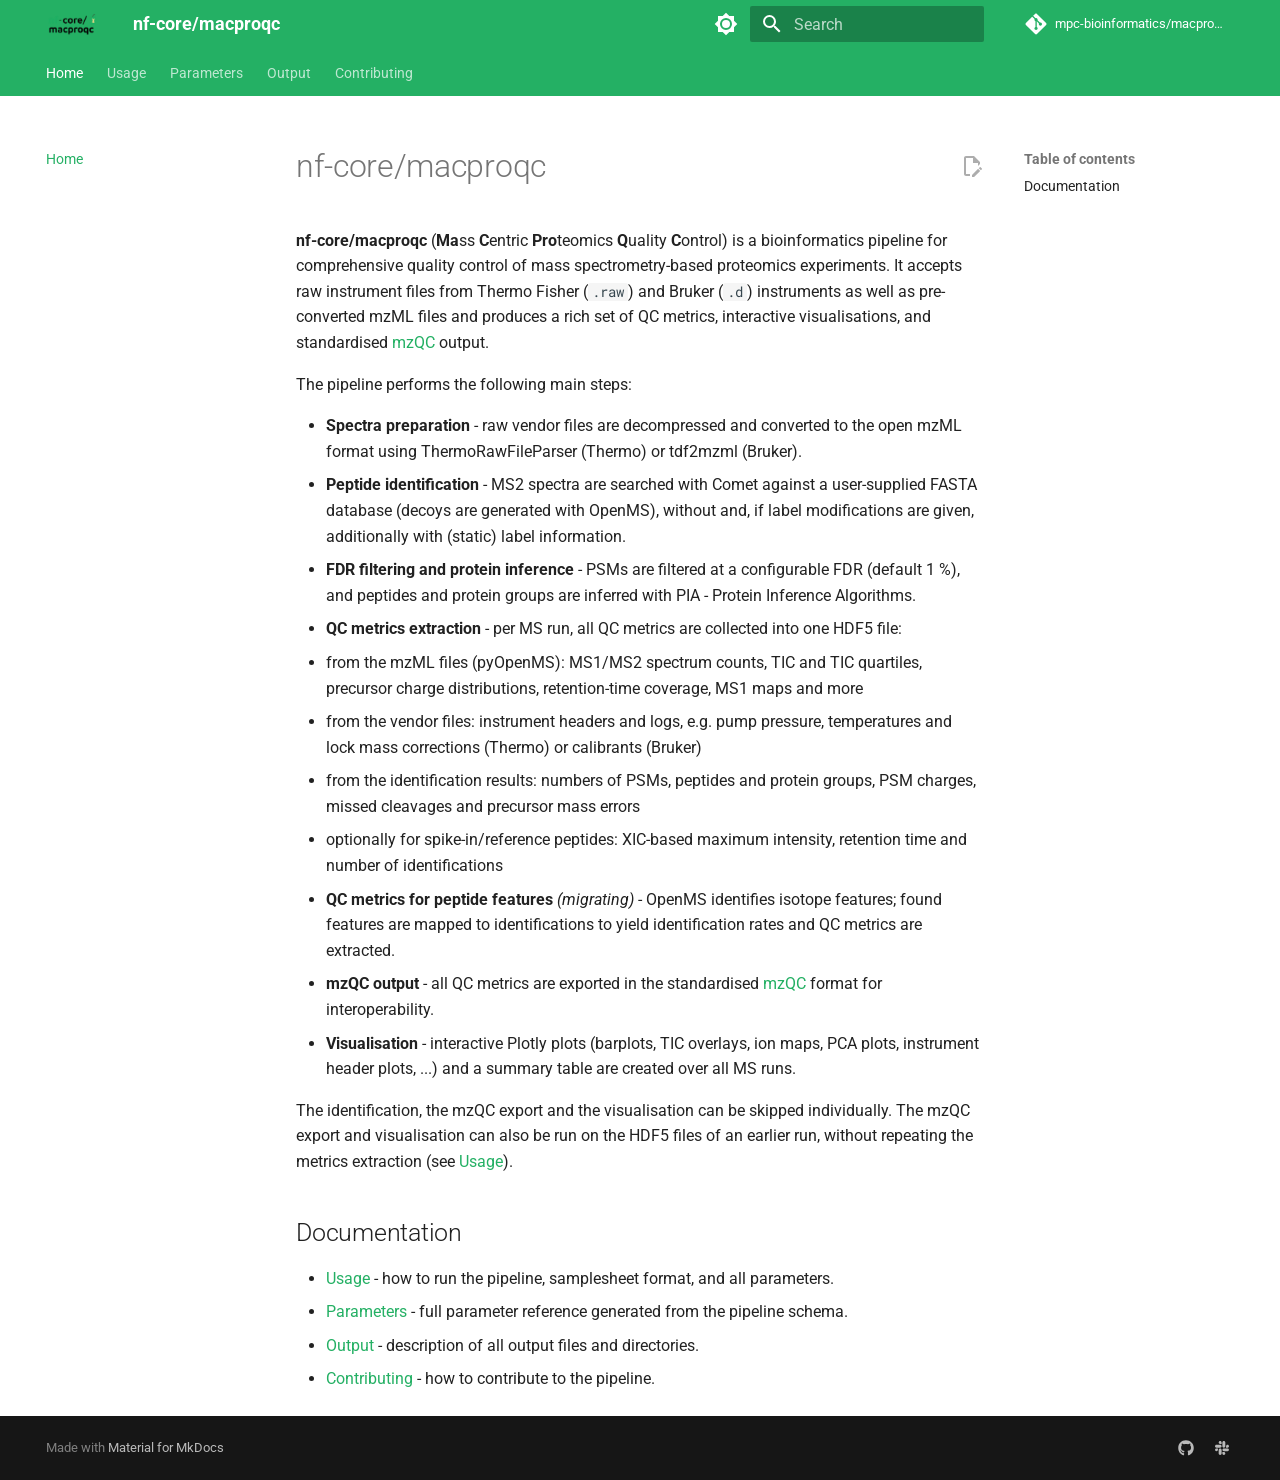
<file: index.html>
<!doctype html>
<html lang="en" class="no-js">
  <head>
    
      <meta charset="utf-8">
      <meta name="viewport" content="width=device-width,initial-scale=1">
      
        <meta name="description" content="macproqc">
      
      
      
        <link rel="canonical" href="https://mpc-bioinformatics.github.io/macproqc/">
      
      
      
        <link rel="next" href="usage/">
      
      
        
      
      
      <link rel="icon" href="images/nf-core-macproqc_logo_light.png">
      <meta name="generator" content="mkdocs-1.6.1, mkdocs-material-9.8.1">
    
    
      
        <title>nf-core/macproqc</title>
      
    
    
      <link rel="stylesheet" href="assets/stylesheets/main.57a0d79d.min.css">
      
        
        <link rel="stylesheet" href="assets/stylesheets/palette.fb2fffe2.min.css">
      
      


    
    
      
    
    
      
        
        
        <link rel="preconnect" href="https://fonts.gstatic.com" crossorigin>
        <link rel="stylesheet" href="https://fonts.googleapis.com/css?family=Roboto:300,300i,400,400i,700,700i%7CRoboto+Mono:400,400i,700,700i&display=fallback">
        <style>:root{--md-text-font:"Roboto";--md-code-font:"Roboto Mono"}</style>
      
    
    
      <link rel="stylesheet" href="stylesheets/extra.css">
    
    <script>__md_scope=new URL(".",location),__md_hash=e=>[...e].reduce(((e,_)=>(e<<5)-e+_.charCodeAt(0)),0),__md_get=(e,_=localStorage,t=__md_scope)=>JSON.parse(_.getItem(t.pathname+"."+e)),__md_set=(e,_,t=localStorage,a=__md_scope)=>{try{t.setItem(a.pathname+"."+e,JSON.stringify(_))}catch(e){}}</script>
    
      

    
    
  </head>
  
  
    
    
      
    
    
    
    
    <body dir="ltr" data-md-color-scheme="default" data-md-color-primary="custom" data-md-color-accent="indigo">
  
    
    <input class="md-toggle" data-md-toggle="drawer" type="checkbox" id="__drawer" autocomplete="off">
    <input class="md-toggle" data-md-toggle="search" type="checkbox" id="__search" autocomplete="off">
    <label class="md-overlay" for="__drawer"></label>
    <div data-md-component="skip">
      
        
        <a href="#nf-coremacproqc" class="md-skip">
          Skip to content
        </a>
      
    </div>
    <div data-md-component="announce">
      
    </div>
    
    
      

<header class="md-header" data-md-component="header">
  <nav class="md-header__inner md-grid" aria-label="Header">
    <a href="." title="nf-core/macproqc" class="md-header__button md-logo" aria-label="nf-core/macproqc" data-md-component="logo">
      
  <img src="images/nf-core-macproqc_logo_light.png" alt="logo">

    </a>
    <label class="md-header__button md-icon" for="__drawer">
      
      <svg xmlns="http://www.w3.org/2000/svg" viewBox="0 0 24 24"><path d="M3 6h18v2H3zm0 5h18v2H3zm0 5h18v2H3z"/></svg>
    </label>
    <div class="md-header__title" data-md-component="header-title">
      <div class="md-header__ellipsis">
        <div class="md-header__topic">
          <span class="md-ellipsis">
            nf-core/macproqc
          </span>
        </div>
        <div class="md-header__topic" data-md-component="header-topic">
          <span class="md-ellipsis">
            
              Home
            
          </span>
        </div>
      </div>
    </div>
    
      
        <form class="md-header__option" data-md-component="palette">
  
    
    
    
    <input class="md-option" data-md-color-media="" data-md-color-scheme="default" data-md-color-primary="custom" data-md-color-accent="indigo"  aria-label="Switch to dark mode"  type="radio" name="__palette" id="__palette_0">
    
      <label class="md-header__button md-icon" title="Switch to dark mode" for="__palette_1" hidden>
        <svg xmlns="http://www.w3.org/2000/svg" viewBox="0 0 24 24"><path d="M12 8a4 4 0 0 0-4 4 4 4 0 0 0 4 4 4 4 0 0 0 4-4 4 4 0 0 0-4-4m0 10a6 6 0 0 1-6-6 6 6 0 0 1 6-6 6 6 0 0 1 6 6 6 6 0 0 1-6 6m8-9.31V4h-4.69L12 .69 8.69 4H4v4.69L.69 12 4 15.31V20h4.69L12 23.31 15.31 20H20v-4.69L23.31 12z"/></svg>
      </label>
    
  
    
    
    
    <input class="md-option" data-md-color-media="" data-md-color-scheme="slate" data-md-color-primary="custom" data-md-color-accent="indigo"  aria-label="Switch to light mode"  type="radio" name="__palette" id="__palette_1">
    
      <label class="md-header__button md-icon" title="Switch to light mode" for="__palette_0" hidden>
        <svg xmlns="http://www.w3.org/2000/svg" viewBox="0 0 24 24"><path d="M12 18c-.89 0-1.74-.2-2.5-.55C11.56 16.5 13 14.42 13 12s-1.44-4.5-3.5-5.45C10.26 6.2 11.11 6 12 6a6 6 0 0 1 6 6 6 6 0 0 1-6 6m8-9.31V4h-4.69L12 .69 8.69 4H4v4.69L.69 12 4 15.31V20h4.69L12 23.31 15.31 20H20v-4.69L23.31 12z"/></svg>
      </label>
    
  
</form>
      
    
    
      <script>var palette=__md_get("__palette");if(palette&&palette.color){if("(prefers-color-scheme)"===palette.color.media){var media=matchMedia("(prefers-color-scheme: light)"),input=document.querySelector(media.matches?"[data-md-color-media='(prefers-color-scheme: light)']":"[data-md-color-media='(prefers-color-scheme: dark)']");palette.color.media=input.getAttribute("data-md-color-media"),palette.color.scheme=input.getAttribute("data-md-color-scheme"),palette.color.primary=input.getAttribute("data-md-color-primary"),palette.color.accent=input.getAttribute("data-md-color-accent")}for(var[key,value]of Object.entries(palette.color))document.body.setAttribute("data-md-color-"+key,value)}</script>
    
    
    
      
      
        <label class="md-header__button md-icon" for="__search">
          
          <svg xmlns="http://www.w3.org/2000/svg" viewBox="0 0 24 24"><path d="M9.5 3A6.5 6.5 0 0 1 16 9.5c0 1.61-.59 3.09-1.56 4.23l.27.27h.79l5 5-1.5 1.5-5-5v-.79l-.27-.27A6.52 6.52 0 0 1 9.5 16 6.5 6.5 0 0 1 3 9.5 6.5 6.5 0 0 1 9.5 3m0 2C7 5 5 7 5 9.5S7 14 9.5 14 14 12 14 9.5 12 5 9.5 5"/></svg>
        </label>
        <div class="md-search" data-md-component="search" role="dialog">
  <label class="md-search__overlay" for="__search"></label>
  <div class="md-search__inner" role="search">
    <form class="md-search__form" name="search">
      <input type="text" class="md-search__input" name="query" aria-label="Search" placeholder="Search" autocapitalize="off" autocorrect="off" autocomplete="off" spellcheck="false" data-md-component="search-query" required>
      <label class="md-search__icon md-icon" for="__search">
        
        <svg xmlns="http://www.w3.org/2000/svg" viewBox="0 0 24 24"><path d="M9.5 3A6.5 6.5 0 0 1 16 9.5c0 1.61-.59 3.09-1.56 4.23l.27.27h.79l5 5-1.5 1.5-5-5v-.79l-.27-.27A6.52 6.52 0 0 1 9.5 16 6.5 6.5 0 0 1 3 9.5 6.5 6.5 0 0 1 9.5 3m0 2C7 5 5 7 5 9.5S7 14 9.5 14 14 12 14 9.5 12 5 9.5 5"/></svg>
        
        <svg xmlns="http://www.w3.org/2000/svg" viewBox="0 0 24 24"><path d="M20 11v2H8l5.5 5.5-1.42 1.42L4.16 12l7.92-7.92L13.5 5.5 8 11z"/></svg>
      </label>
      <nav class="md-search__options" aria-label="Search">
        
        <button type="reset" class="md-search__icon md-icon" title="Clear" aria-label="Clear" tabindex="-1">
          
          <svg xmlns="http://www.w3.org/2000/svg" viewBox="0 0 24 24"><path d="M19 6.41 17.59 5 12 10.59 6.41 5 5 6.41 10.59 12 5 17.59 6.41 19 12 13.41 17.59 19 19 17.59 13.41 12z"/></svg>
        </button>
      </nav>
      
        <div class="md-search__suggest" data-md-component="search-suggest"></div>
      
    </form>
    <div class="md-search__output">
      <div class="md-search__scrollwrap" tabindex="0" data-md-scrollfix>
        <div class="md-search-result" data-md-component="search-result">
          <div class="md-search-result__meta">
            Initializing search
          </div>
          <ol class="md-search-result__list" role="presentation"></ol>
        </div>
      </div>
    </div>
  </div>
</div>
      
    
    
      <div class="md-header__source">
        <a href="https://github.com/mpc-bioinformatics/macproqc" title="Go to repository" class="md-source" data-md-component="source">
  <div class="md-source__icon md-icon">
    
    <svg xmlns="http://www.w3.org/2000/svg" viewBox="0 0 448 512"><!--! Font Awesome Free 7.1.0 by @fontawesome - https://fontawesome.com License - https://fontawesome.com/license/free (Icons: CC BY 4.0, Fonts: SIL OFL 1.1, Code: MIT License) Copyright 2025 Fonticons, Inc.--><path d="M439.6 236.1 244 40.5c-5.4-5.5-12.8-8.5-20.4-8.5s-15 3-20.4 8.4L162.5 81l51.5 51.5c27.1-9.1 52.7 16.8 43.4 43.7l49.7 49.7c34.2-11.8 61.2 31 35.5 56.7-26.5 26.5-70.2-2.9-56-37.3L240.3 199v121.9c25.3 12.5 22.3 41.8 9.1 55-6.4 6.4-15.2 10.1-24.3 10.1s-17.8-3.6-24.3-10.1c-17.6-17.6-11.1-46.9 11.2-56v-123c-20.8-8.5-24.6-30.7-18.6-45L142.6 101 8.5 235.1C3 240.6 0 247.9 0 255.5s3 15 8.5 20.4l195.6 195.7c5.4 5.4 12.7 8.4 20.4 8.4s15-3 20.4-8.4l194.7-194.7c5.4-5.4 8.4-12.8 8.4-20.4s-3-15-8.4-20.4"/></svg>
  </div>
  <div class="md-source__repository">
    mpc-bioinformatics/macproqc
  </div>
</a>
      </div>
    
  </nav>
  
</header>
    
    <div class="md-container" data-md-component="container">
      
      
        
          
            
<nav class="md-tabs" aria-label="Tabs" data-md-component="tabs">
  <div class="md-grid">
    <ul class="md-tabs__list">
      
        
  
  
  
    
  
  
    <li class="md-tabs__item md-tabs__item--active">
      <a href="." class="md-tabs__link">
        
  
  
    
  
  Home

      </a>
    </li>
  

      
        
  
  
  
  
    <li class="md-tabs__item">
      <a href="usage/" class="md-tabs__link">
        
  
  
    
  
  Usage

      </a>
    </li>
  

      
        
  
  
  
  
    <li class="md-tabs__item">
      <a href="parameters/" class="md-tabs__link">
        
  
  
    
  
  Parameters

      </a>
    </li>
  

      
        
  
  
  
  
    <li class="md-tabs__item">
      <a href="output/" class="md-tabs__link">
        
  
  
    
  
  Output

      </a>
    </li>
  

      
        
  
  
  
  
    <li class="md-tabs__item">
      <a href="CONTRIBUTING/" class="md-tabs__link">
        
  
  
    
  
  Contributing

      </a>
    </li>
  

      
    </ul>
  </div>
</nav>
          
        
      
      <main class="md-main" data-md-component="main">
        <div class="md-main__inner md-grid">
          
            
              
              <div class="md-sidebar md-sidebar--primary" data-md-component="sidebar" data-md-type="navigation" >
                <div class="md-sidebar__scrollwrap">
                  <div class="md-sidebar__inner">
                    


  


<nav class="md-nav md-nav--primary md-nav--lifted" aria-label="Navigation" data-md-level="0">
  <label class="md-nav__title" for="__drawer">
    <a href="." title="nf-core/macproqc" class="md-nav__button md-logo" aria-label="nf-core/macproqc" data-md-component="logo">
      
  <img src="images/nf-core-macproqc_logo_light.png" alt="logo">

    </a>
    nf-core/macproqc
  </label>
  
    <div class="md-nav__source">
      <a href="https://github.com/mpc-bioinformatics/macproqc" title="Go to repository" class="md-source" data-md-component="source">
  <div class="md-source__icon md-icon">
    
    <svg xmlns="http://www.w3.org/2000/svg" viewBox="0 0 448 512"><!--! Font Awesome Free 7.1.0 by @fontawesome - https://fontawesome.com License - https://fontawesome.com/license/free (Icons: CC BY 4.0, Fonts: SIL OFL 1.1, Code: MIT License) Copyright 2025 Fonticons, Inc.--><path d="M439.6 236.1 244 40.5c-5.4-5.5-12.8-8.5-20.4-8.5s-15 3-20.4 8.4L162.5 81l51.5 51.5c27.1-9.1 52.7 16.8 43.4 43.7l49.7 49.7c34.2-11.8 61.2 31 35.5 56.7-26.5 26.5-70.2-2.9-56-37.3L240.3 199v121.9c25.3 12.5 22.3 41.8 9.1 55-6.4 6.4-15.2 10.1-24.3 10.1s-17.8-3.6-24.3-10.1c-17.6-17.6-11.1-46.9 11.2-56v-123c-20.8-8.5-24.6-30.7-18.6-45L142.6 101 8.5 235.1C3 240.6 0 247.9 0 255.5s3 15 8.5 20.4l195.6 195.7c5.4 5.4 12.7 8.4 20.4 8.4s15-3 20.4-8.4l194.7-194.7c5.4-5.4 8.4-12.8 8.4-20.4s-3-15-8.4-20.4"/></svg>
  </div>
  <div class="md-source__repository">
    mpc-bioinformatics/macproqc
  </div>
</a>
    </div>
  
  <ul class="md-nav__list" data-md-scrollfix>
    
      
      
  
  
    
  
  
  
    <li class="md-nav__item md-nav__item--active">
      
      <input class="md-nav__toggle md-toggle" type="checkbox" id="__toc">
      
      
        
      
      
        <label class="md-nav__link md-nav__link--active" for="__toc">
          
  
  
  <span class="md-ellipsis">
    
  
    Home
  

    
  </span>
  
  

          <span class="md-nav__icon md-icon"></span>
        </label>
      
      <a href="." class="md-nav__link md-nav__link--active">
        
  
  
  <span class="md-ellipsis">
    
  
    Home
  

    
  </span>
  
  

      </a>
      
        

<nav class="md-nav md-nav--secondary" aria-label="Table of contents">
  
  
  
    
  
  
    <label class="md-nav__title" for="__toc">
      <span class="md-nav__icon md-icon"></span>
      Table of contents
    </label>
    <ul class="md-nav__list" data-md-component="toc" data-md-scrollfix>
      
        <li class="md-nav__item">
  <a href="#documentation" class="md-nav__link">
    <span class="md-ellipsis">
      
        Documentation
      
    </span>
  </a>
  
</li>
      
    </ul>
  
</nav>
      
    </li>
  

    
      
      
  
  
  
  
    <li class="md-nav__item">
      <a href="usage/" class="md-nav__link">
        
  
  
  <span class="md-ellipsis">
    
  
    Usage
  

    
  </span>
  
  

      </a>
    </li>
  

    
      
      
  
  
  
  
    <li class="md-nav__item">
      <a href="parameters/" class="md-nav__link">
        
  
  
  <span class="md-ellipsis">
    
  
    Parameters
  

    
  </span>
  
  

      </a>
    </li>
  

    
      
      
  
  
  
  
    <li class="md-nav__item">
      <a href="output/" class="md-nav__link">
        
  
  
  <span class="md-ellipsis">
    
  
    Output
  

    
  </span>
  
  

      </a>
    </li>
  

    
      
      
  
  
  
  
    <li class="md-nav__item">
      <a href="CONTRIBUTING/" class="md-nav__link">
        
  
  
  <span class="md-ellipsis">
    
  
    Contributing
  

    
  </span>
  
  

      </a>
    </li>
  

    
  </ul>
</nav>
                  </div>
                </div>
              </div>
            
            
              
              <div class="md-sidebar md-sidebar--secondary" data-md-component="sidebar" data-md-type="toc" >
                <div class="md-sidebar__scrollwrap">
                  <div class="md-sidebar__inner">
                    

<nav class="md-nav md-nav--secondary" aria-label="Table of contents">
  
  
  
    
  
  
    <label class="md-nav__title" for="__toc">
      <span class="md-nav__icon md-icon"></span>
      Table of contents
    </label>
    <ul class="md-nav__list" data-md-component="toc" data-md-scrollfix>
      
        <li class="md-nav__item">
  <a href="#documentation" class="md-nav__link">
    <span class="md-ellipsis">
      
        Documentation
      
    </span>
  </a>
  
</li>
      
    </ul>
  
</nav>
                  </div>
                </div>
              </div>
            
          
          
            <div class="md-content" data-md-component="content">
              
              <article class="md-content__inner md-typeset">
                
                  


  
    <a href="https://github.com/mpc-bioinformatics/macproqc/edit/main/docs/index.md" title="Edit this page" class="md-content__button md-icon" rel="edit">
      
      <svg xmlns="http://www.w3.org/2000/svg" viewBox="0 0 24 24"><path d="M10 20H6V4h7v5h5v3.1l2-2V8l-6-6H6c-1.1 0-2 .9-2 2v16c0 1.1.9 2 2 2h4zm10.2-7c.1 0 .3.1.4.2l1.3 1.3c.2.2.2.6 0 .8l-1 1-2.1-2.1 1-1c.1-.1.2-.2.4-.2m0 3.9L14.1 23H12v-2.1l6.1-6.1z"/></svg>
    </a>
  
  


<h1 id="nf-coremacproqc">nf-core/macproqc<a class="headerlink" href="#nf-coremacproqc" title="Permanent link">&para;</a></h1>
<p><strong>nf-core/macproqc</strong> (<strong>Ma</strong>ss <strong>C</strong>entric <strong>Pro</strong>teomics <strong>Q</strong>uality <strong>C</strong>ontrol) is a bioinformatics pipeline for comprehensive quality control of mass spectrometry-based proteomics experiments. It accepts raw instrument files from Thermo Fisher (<code>.raw</code>) and Bruker (<code>.d</code>) instruments as well as pre-converted mzML files and produces a rich set of QC metrics, interactive visualisations, and standardised <a href="https://hupo-psi.github.io/mzQC/">mzQC</a> output.</p>
<p>The pipeline performs the following main steps:</p>
<ul>
<li><strong>Spectra preparation</strong> - raw vendor files are decompressed and converted to the open mzML format using ThermoRawFileParser (Thermo) or tdf2mzml (Bruker).</li>
<li><strong>Peptide identification</strong> - MS2 spectra are searched with Comet against a user-supplied FASTA database (decoys are generated with OpenMS), without and, if label modifications are given, additionally with (static) label information.</li>
<li><strong>FDR filtering and protein inference</strong> - PSMs are filtered at a configurable FDR (default 1 %), and peptides and protein groups are inferred with PIA - Protein Inference Algorithms.</li>
<li><strong>QC metrics extraction</strong> - per MS run, all QC metrics are collected into one HDF5 file:</li>
<li>from the mzML files (pyOpenMS): MS1/MS2 spectrum counts, TIC and TIC quartiles, precursor charge distributions, retention-time coverage, MS1 maps and more</li>
<li>from the vendor files: instrument headers and logs, e.g. pump pressure, temperatures and lock mass corrections (Thermo) or calibrants (Bruker)</li>
<li>from the identification results: numbers of PSMs, peptides and protein groups, PSM charges, missed cleavages and precursor mass errors</li>
<li>optionally for spike-in/reference peptides: XIC-based maximum intensity, retention time and number of identifications</li>
<li><strong>QC metrics for peptide features</strong> <em>(migrating)</em> - OpenMS identifies isotope features; found features are mapped to identifications to yield identification rates and QC metrics are extracted.</li>
<li><strong>mzQC output</strong> - all QC metrics are exported in the standardised <a href="https://hupo-psi.github.io/mzQC/">mzQC</a> format for interoperability.</li>
<li><strong>Visualisation</strong> - interactive Plotly plots (barplots, TIC overlays, ion maps, PCA plots, instrument header plots, ...) and a summary table are created over all MS runs.</li>
</ul>
<p>The identification, the mzQC export and the visualisation can be skipped individually. The mzQC export and visualisation can also be run on the HDF5 files of an earlier run, without repeating the metrics extraction (see <a href="usage/#running-only-parts-of-the-pipeline">Usage</a>).</p>
<h2 id="documentation">Documentation<a class="headerlink" href="#documentation" title="Permanent link">&para;</a></h2>
<ul>
<li><a href="usage/">Usage</a> - how to run the pipeline, samplesheet format, and all parameters.</li>
<li><a href="parameters/">Parameters</a> - full parameter reference generated from the pipeline schema.</li>
<li><a href="output/">Output</a> - description of all output files and directories.</li>
<li><a href="CONTRIBUTING/">Contributing</a> - how to contribute to the pipeline.</li>
</ul>












                
              </article>
            </div>
          
          
  <script>var tabs=__md_get("__tabs");if(Array.isArray(tabs))e:for(var set of document.querySelectorAll(".tabbed-set")){var labels=set.querySelector(".tabbed-labels");for(var tab of tabs)for(var label of labels.getElementsByTagName("label"))if(label.innerText.trim()===tab){var input=document.getElementById(label.htmlFor);input.checked=!0;continue e}}</script>

<script>var target=document.getElementById(location.hash.slice(1));target&&target.name&&(target.checked=target.name.startsWith("__tabbed_"))</script>
        </div>
        
          <button type="button" class="md-top md-icon" data-md-component="top" hidden>
  
  <svg xmlns="http://www.w3.org/2000/svg" viewBox="0 0 24 24"><path d="M13 20h-2V8l-5.5 5.5-1.42-1.42L12 4.16l7.92 7.92-1.42 1.42L13 8z"/></svg>
  Back to top
</button>
        
      </main>
      
        <footer class="md-footer">
  
  <div class="md-footer-meta md-typeset">
    <div class="md-footer-meta__inner md-grid">
      <div class="md-copyright">
  
  
    Made with
    <a href="https://squidfunk.github.io/mkdocs-material/" target="_blank" rel="noopener">
      Material for MkDocs
    </a>
  
</div>
      
        
<div class="md-social">
  
    
    
    
    
      
      
    
    <a href="https://github.com/mpc-bioinformatics/macproqc" target="_blank" rel="noopener" title="github.com" class="md-social__link">
      <svg xmlns="http://www.w3.org/2000/svg" viewBox="0 0 512 512"><!--! Font Awesome Free 7.1.0 by @fontawesome - https://fontawesome.com License - https://fontawesome.com/license/free (Icons: CC BY 4.0, Fonts: SIL OFL 1.1, Code: MIT License) Copyright 2025 Fonticons, Inc.--><path d="M173.9 397.4c0 2-2.3 3.6-5.2 3.6-3.3.3-5.6-1.3-5.6-3.6 0-2 2.3-3.6 5.2-3.6 3-.3 5.6 1.3 5.6 3.6m-31.1-4.5c-.7 2 1.3 4.3 4.3 4.9 2.6 1 5.6 0 6.2-2s-1.3-4.3-4.3-5.2c-2.6-.7-5.5.3-6.2 2.3m44.2-1.7c-2.9.7-4.9 2.6-4.6 4.9.3 2 2.9 3.3 5.9 2.6 2.9-.7 4.9-2.6 4.6-4.6-.3-1.9-3-3.2-5.9-2.9M252.8 8C114.1 8 8 113.3 8 252c0 110.9 69.8 205.8 169.5 239.2 12.8 2.3 17.3-5.6 17.3-12.1 0-6.2-.3-40.4-.3-61.4 0 0-70 15-84.7-29.8 0 0-11.4-29.1-27.8-36.6 0 0-22.9-15.7 1.6-15.4 0 0 24.9 2 38.6 25.8 21.9 38.6 58.6 27.5 72.9 20.9 2.3-16 8.8-27.1 16-33.7-55.9-6.2-112.3-14.3-112.3-110.5 0-27.5 7.6-41.3 23.6-58.9-2.6-6.5-11.1-33.3 2.6-67.9 20.9-6.5 69 27 69 27 20-5.6 41.5-8.5 62.8-8.5s42.8 2.9 62.8 8.5c0 0 48.1-33.6 69-27 13.7 34.7 5.2 61.4 2.6 67.9 16 17.7 25.8 31.5 25.8 58.9 0 96.5-58.9 104.2-114.8 110.5 9.2 7.9 17 22.9 17 46.4 0 33.7-.3 75.4-.3 83.6 0 6.5 4.6 14.4 17.3 12.1C436.2 457.8 504 362.9 504 252 504 113.3 391.5 8 252.8 8M105.2 352.9c-1.3 1-1 3.3.7 5.2 1.6 1.6 3.9 2.3 5.2 1 1.3-1 1-3.3-.7-5.2-1.6-1.6-3.9-2.3-5.2-1m-10.8-8.1c-.7 1.3.3 2.9 2.3 3.9 1.6 1 3.6.7 4.3-.7.7-1.3-.3-2.9-2.3-3.9-2-.6-3.6-.3-4.3.7m32.4 35.6c-1.6 1.3-1 4.3 1.3 6.2 2.3 2.3 5.2 2.6 6.5 1 1.3-1.3.7-4.3-1.3-6.2-2.2-2.3-5.2-2.6-6.5-1m-11.4-14.7c-1.6 1-1.6 3.6 0 5.9s4.3 3.3 5.6 2.3c1.6-1.3 1.6-3.9 0-6.2-1.4-2.3-4-3.3-5.6-2"/></svg>
    </a>
  
    
    
    
    
      
      
    
    <a href="https://nfcore.slack.com/channels/macproqc" target="_blank" rel="noopener" title="nfcore.slack.com" class="md-social__link">
      <svg xmlns="http://www.w3.org/2000/svg" viewBox="0 0 448 512"><!--! Font Awesome Free 7.1.0 by @fontawesome - https://fontawesome.com License - https://fontawesome.com/license/free (Icons: CC BY 4.0, Fonts: SIL OFL 1.1, Code: MIT License) Copyright 2025 Fonticons, Inc.--><path d="M94.1 315.1c0 25.9-21.2 47.1-47.1 47.1S0 341 0 315.1 21.2 268 47.1 268h47.1v47.1zm23.7 0c0-25.9 21.2-47.1 47.1-47.1s47.1 21.2 47.1 47.1v117.8c0 25.9-21.2 47.1-47.1 47.1s-47.1-21.2-47.1-47.1zm47.1-189c-25.9 0-47.1-21.2-47.1-47.1s21.2-47 47.1-47S212 53.2 212 79.1v47.1h-47.1zm0 23.7c25.9 0 47.1 21.2 47.1 47.1S190.8 244 164.9 244H47.1C21.2 244 0 222.8 0 196.9s21.2-47.1 47.1-47.1zm189 47.1c0-25.9 21.2-47.1 47.1-47.1s47 21.2 47 47.1-21.2 47.1-47.1 47.1h-47.1v-47.1zm-23.7 0c0 25.9-21.2 47.1-47.1 47.1S236 222.8 236 196.9V79.1c0-25.9 21.2-47.1 47.1-47.1s47.1 21.2 47.1 47.1zm-47.1 189c25.9 0 47.1 21.2 47.1 47.1s-21.2 47-47.1 47-47.1-21.2-47.1-47.1v-47.1h47.1zm0-23.7c-25.9 0-47.1-21.2-47.1-47.1s21.2-47.1 47.1-47.1h117.8c25.9 0 47.1 21.2 47.1 47.1s-21.2 47.1-47.1 47.1z"/></svg>
    </a>
  
</div>
      
    </div>
  </div>
</footer>
      
    </div>
    <div class="md-dialog" data-md-component="dialog">
      <div class="md-dialog__inner md-typeset"></div>
    </div>
    
    
    
      
      
      <script id="__config" type="application/json">{"annotate": null, "base": ".", "features": ["navigation.tabs", "navigation.top", "navigation.sections", "search.suggest", "search.highlight", "content.code.copy", "content.action.edit", "content.tabs.link"], "search": "assets/javascripts/workers/search.a7633da7.min.js", "tags": null, "translations": {"clipboard.copied": "Copied to clipboard", "clipboard.copy": "Copy to clipboard", "search.result.more.one": "1 more on this page", "search.result.more.other": "# more on this page", "search.result.none": "No matching documents", "search.result.one": "1 matching document", "search.result.other": "# matching documents", "search.result.placeholder": "Type to start searching", "search.result.term.missing": "Missing", "select.version": "Select version"}, "version": null}</script>
    
    
      <script src="assets/javascripts/bundle.a5f9d56c.min.js"></script>
      
    
  </body>
</html>
</file>
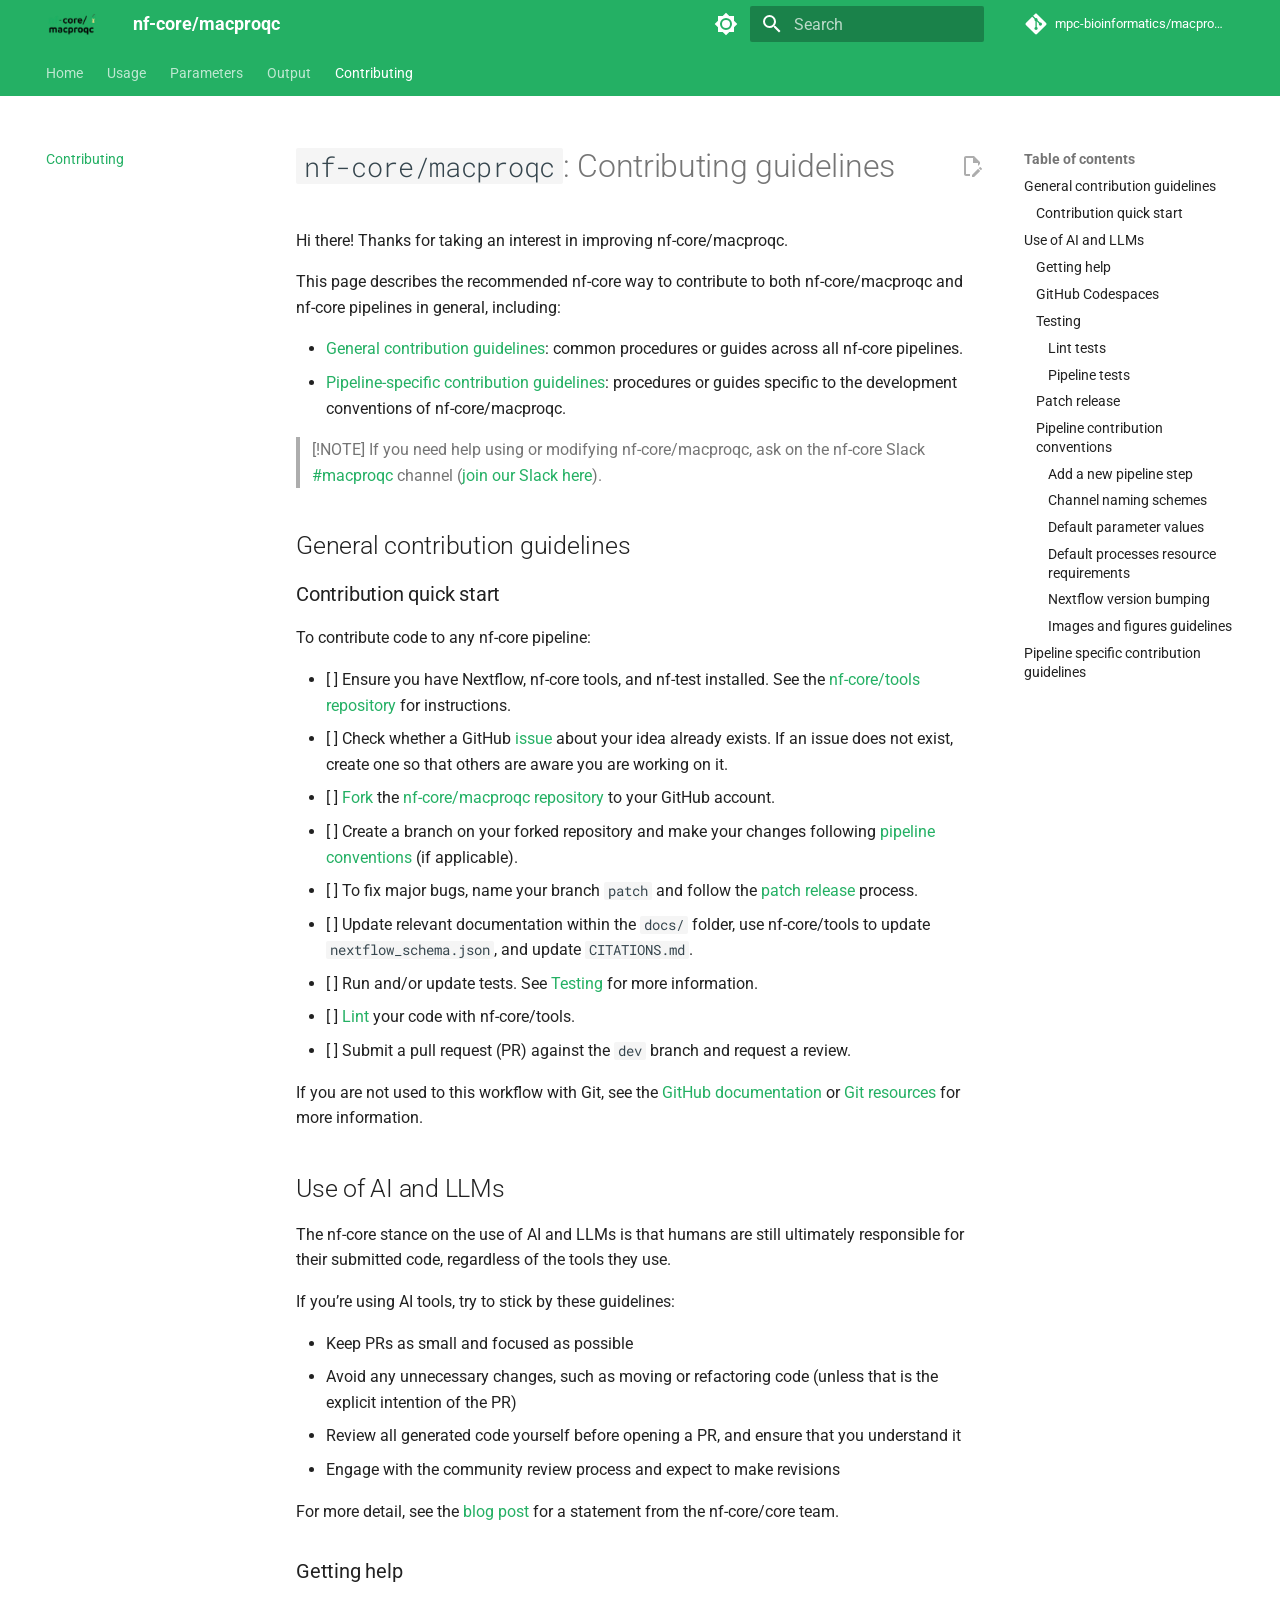
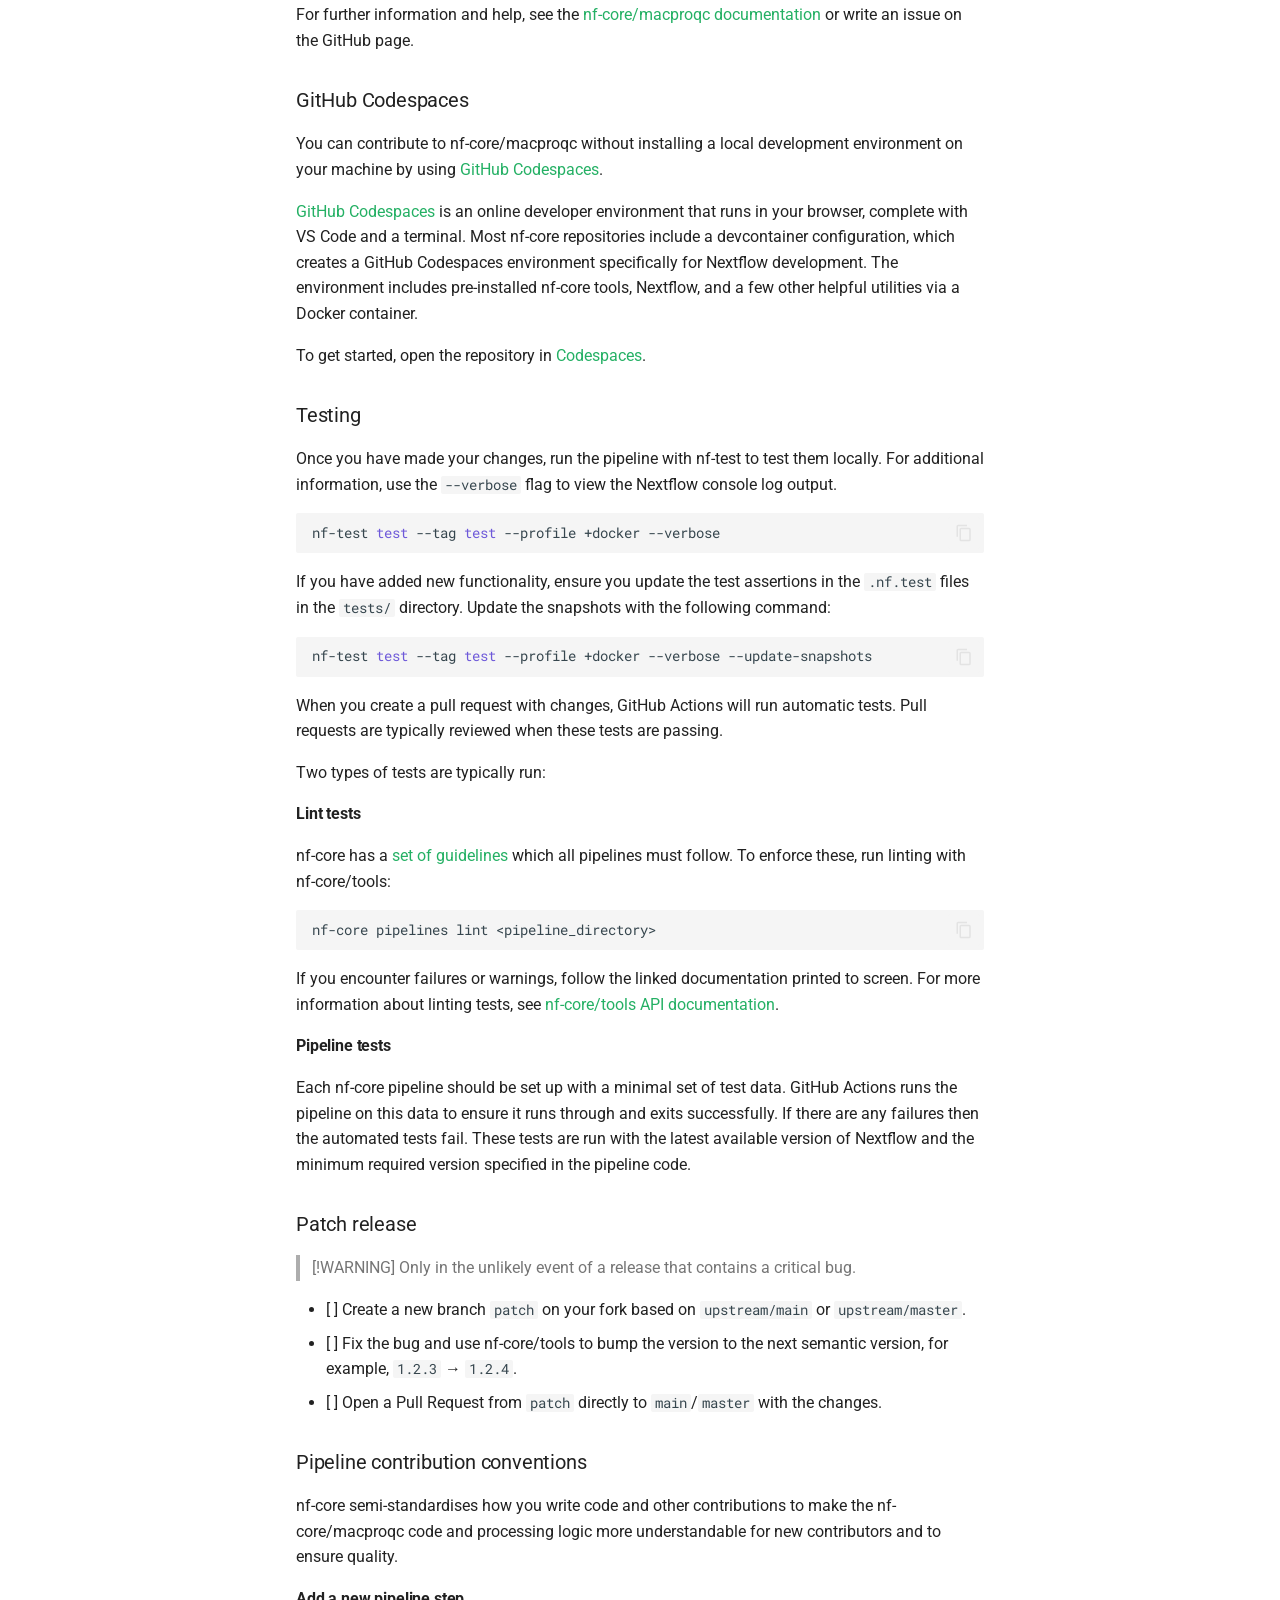
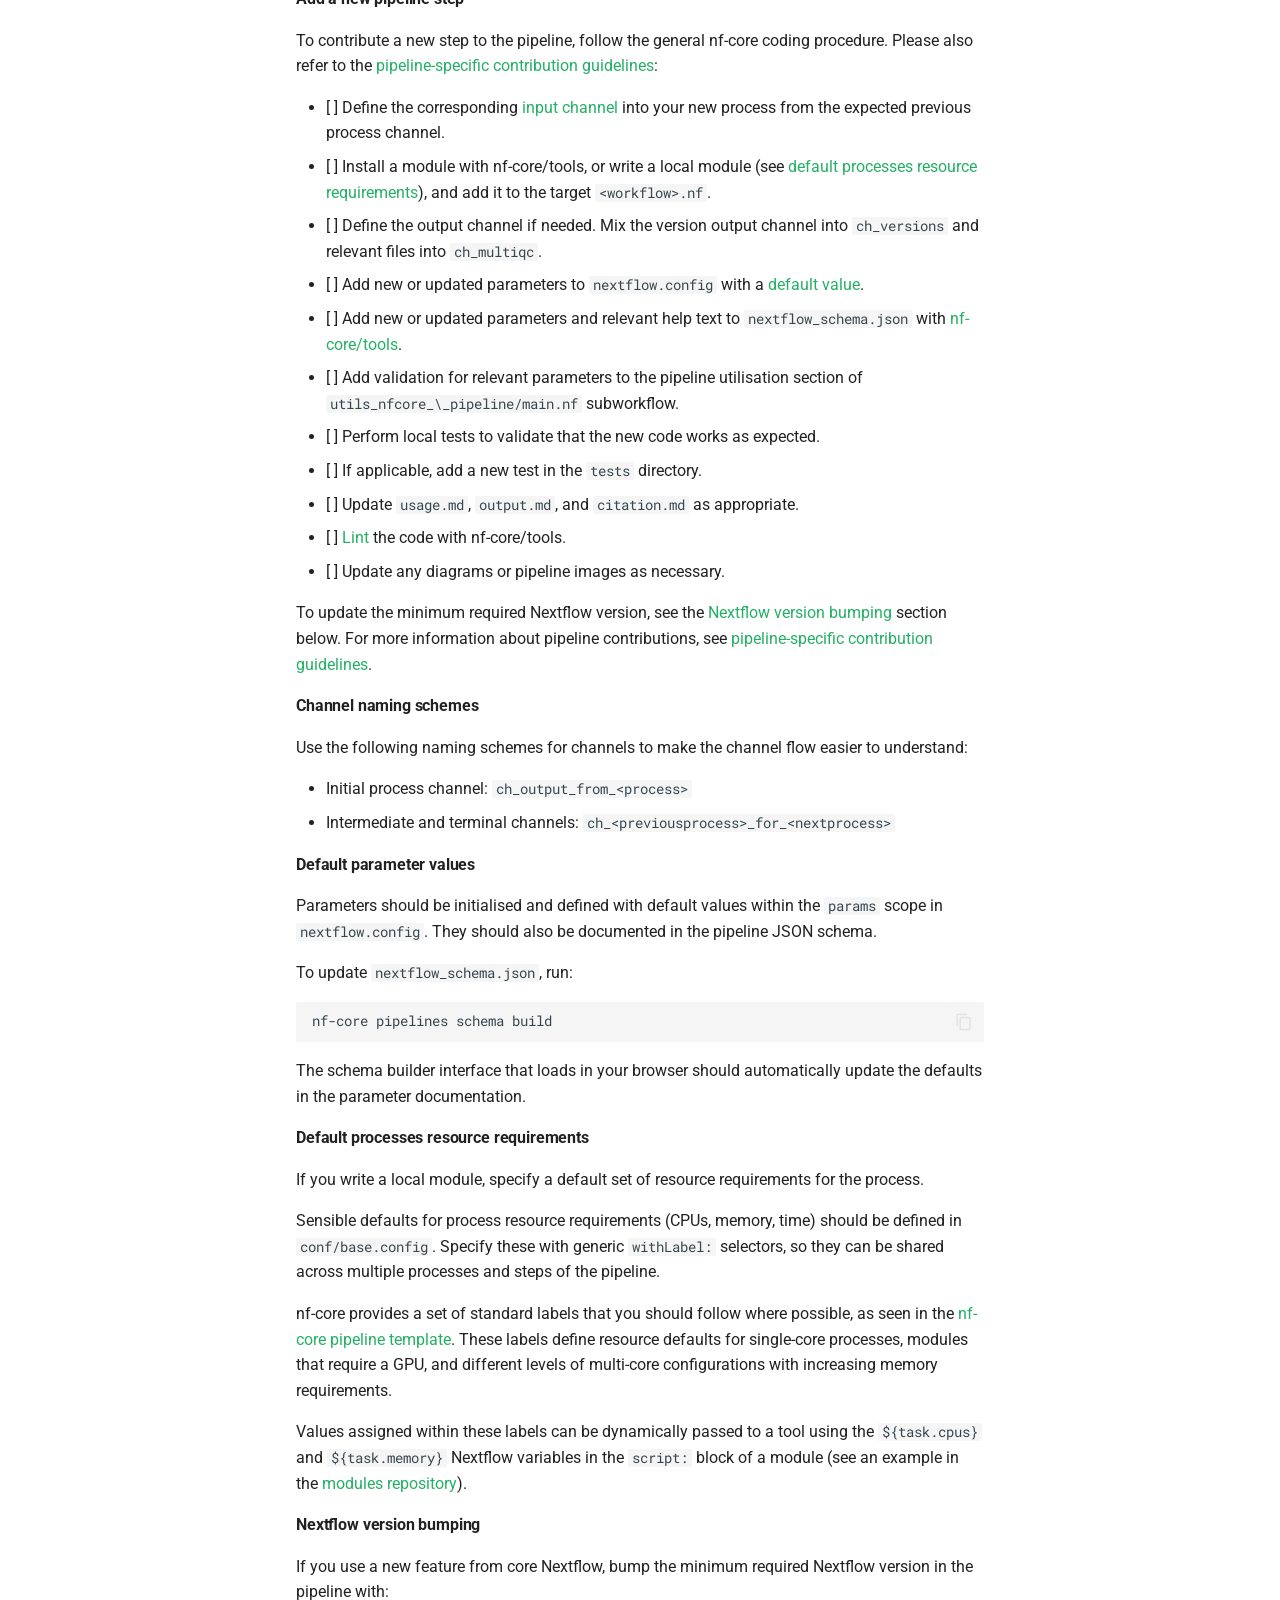
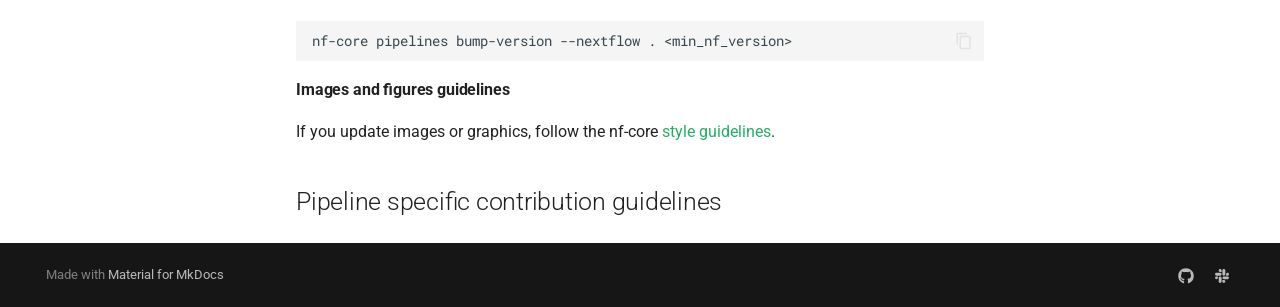
<file: CONTRIBUTING/index.html>
<!doctype html>
<html lang="en" class="no-js">
  <head>
    
      <meta charset="utf-8">
      <meta name="viewport" content="width=device-width,initial-scale=1">
      
        <meta name="description" content="macproqc">
      
      
      
        <link rel="canonical" href="https://mpc-bioinformatics.github.io/macproqc/CONTRIBUTING/">
      
      
        <link rel="prev" href="../output/">
      
      
      
        
      
      
      <link rel="icon" href="../images/nf-core-macproqc_logo_light.png">
      <meta name="generator" content="mkdocs-1.6.1, mkdocs-material-9.8.1">
    
    
      
        <title>Contributing - nf-core/macproqc</title>
      
    
    
      <link rel="stylesheet" href="../assets/stylesheets/main.57a0d79d.min.css">
      
        
        <link rel="stylesheet" href="../assets/stylesheets/palette.fb2fffe2.min.css">
      
      


    
    
      
    
    
      
        
        
        <link rel="preconnect" href="https://fonts.gstatic.com" crossorigin>
        <link rel="stylesheet" href="https://fonts.googleapis.com/css?family=Roboto:300,300i,400,400i,700,700i%7CRoboto+Mono:400,400i,700,700i&display=fallback">
        <style>:root{--md-text-font:"Roboto";--md-code-font:"Roboto Mono"}</style>
      
    
    
      <link rel="stylesheet" href="../stylesheets/extra.css">
    
    <script>__md_scope=new URL("..",location),__md_hash=e=>[...e].reduce(((e,_)=>(e<<5)-e+_.charCodeAt(0)),0),__md_get=(e,_=localStorage,t=__md_scope)=>JSON.parse(_.getItem(t.pathname+"."+e)),__md_set=(e,_,t=localStorage,a=__md_scope)=>{try{t.setItem(a.pathname+"."+e,JSON.stringify(_))}catch(e){}}</script>
    
      

    
    
  </head>
  
  
    
    
      
    
    
    
    
    <body dir="ltr" data-md-color-scheme="default" data-md-color-primary="custom" data-md-color-accent="indigo">
  
    
    <input class="md-toggle" data-md-toggle="drawer" type="checkbox" id="__drawer" autocomplete="off">
    <input class="md-toggle" data-md-toggle="search" type="checkbox" id="__search" autocomplete="off">
    <label class="md-overlay" for="__drawer"></label>
    <div data-md-component="skip">
      
        
        <a href="#nf-coremacproqc-contributing-guidelines" class="md-skip">
          Skip to content
        </a>
      
    </div>
    <div data-md-component="announce">
      
    </div>
    
    
      

<header class="md-header" data-md-component="header">
  <nav class="md-header__inner md-grid" aria-label="Header">
    <a href=".." title="nf-core/macproqc" class="md-header__button md-logo" aria-label="nf-core/macproqc" data-md-component="logo">
      
  <img src="../images/nf-core-macproqc_logo_light.png" alt="logo">

    </a>
    <label class="md-header__button md-icon" for="__drawer">
      
      <svg xmlns="http://www.w3.org/2000/svg" viewBox="0 0 24 24"><path d="M3 6h18v2H3zm0 5h18v2H3zm0 5h18v2H3z"/></svg>
    </label>
    <div class="md-header__title" data-md-component="header-title">
      <div class="md-header__ellipsis">
        <div class="md-header__topic">
          <span class="md-ellipsis">
            nf-core/macproqc
          </span>
        </div>
        <div class="md-header__topic" data-md-component="header-topic">
          <span class="md-ellipsis">
            
              Contributing
            
          </span>
        </div>
      </div>
    </div>
    
      
        <form class="md-header__option" data-md-component="palette">
  
    
    
    
    <input class="md-option" data-md-color-media="" data-md-color-scheme="default" data-md-color-primary="custom" data-md-color-accent="indigo"  aria-label="Switch to dark mode"  type="radio" name="__palette" id="__palette_0">
    
      <label class="md-header__button md-icon" title="Switch to dark mode" for="__palette_1" hidden>
        <svg xmlns="http://www.w3.org/2000/svg" viewBox="0 0 24 24"><path d="M12 8a4 4 0 0 0-4 4 4 4 0 0 0 4 4 4 4 0 0 0 4-4 4 4 0 0 0-4-4m0 10a6 6 0 0 1-6-6 6 6 0 0 1 6-6 6 6 0 0 1 6 6 6 6 0 0 1-6 6m8-9.31V4h-4.69L12 .69 8.69 4H4v4.69L.69 12 4 15.31V20h4.69L12 23.31 15.31 20H20v-4.69L23.31 12z"/></svg>
      </label>
    
  
    
    
    
    <input class="md-option" data-md-color-media="" data-md-color-scheme="slate" data-md-color-primary="custom" data-md-color-accent="indigo"  aria-label="Switch to light mode"  type="radio" name="__palette" id="__palette_1">
    
      <label class="md-header__button md-icon" title="Switch to light mode" for="__palette_0" hidden>
        <svg xmlns="http://www.w3.org/2000/svg" viewBox="0 0 24 24"><path d="M12 18c-.89 0-1.74-.2-2.5-.55C11.56 16.5 13 14.42 13 12s-1.44-4.5-3.5-5.45C10.26 6.2 11.11 6 12 6a6 6 0 0 1 6 6 6 6 0 0 1-6 6m8-9.31V4h-4.69L12 .69 8.69 4H4v4.69L.69 12 4 15.31V20h4.69L12 23.31 15.31 20H20v-4.69L23.31 12z"/></svg>
      </label>
    
  
</form>
      
    
    
      <script>var palette=__md_get("__palette");if(palette&&palette.color){if("(prefers-color-scheme)"===palette.color.media){var media=matchMedia("(prefers-color-scheme: light)"),input=document.querySelector(media.matches?"[data-md-color-media='(prefers-color-scheme: light)']":"[data-md-color-media='(prefers-color-scheme: dark)']");palette.color.media=input.getAttribute("data-md-color-media"),palette.color.scheme=input.getAttribute("data-md-color-scheme"),palette.color.primary=input.getAttribute("data-md-color-primary"),palette.color.accent=input.getAttribute("data-md-color-accent")}for(var[key,value]of Object.entries(palette.color))document.body.setAttribute("data-md-color-"+key,value)}</script>
    
    
    
      
      
        <label class="md-header__button md-icon" for="__search">
          
          <svg xmlns="http://www.w3.org/2000/svg" viewBox="0 0 24 24"><path d="M9.5 3A6.5 6.5 0 0 1 16 9.5c0 1.61-.59 3.09-1.56 4.23l.27.27h.79l5 5-1.5 1.5-5-5v-.79l-.27-.27A6.52 6.52 0 0 1 9.5 16 6.5 6.5 0 0 1 3 9.5 6.5 6.5 0 0 1 9.5 3m0 2C7 5 5 7 5 9.5S7 14 9.5 14 14 12 14 9.5 12 5 9.5 5"/></svg>
        </label>
        <div class="md-search" data-md-component="search" role="dialog">
  <label class="md-search__overlay" for="__search"></label>
  <div class="md-search__inner" role="search">
    <form class="md-search__form" name="search">
      <input type="text" class="md-search__input" name="query" aria-label="Search" placeholder="Search" autocapitalize="off" autocorrect="off" autocomplete="off" spellcheck="false" data-md-component="search-query" required>
      <label class="md-search__icon md-icon" for="__search">
        
        <svg xmlns="http://www.w3.org/2000/svg" viewBox="0 0 24 24"><path d="M9.5 3A6.5 6.5 0 0 1 16 9.5c0 1.61-.59 3.09-1.56 4.23l.27.27h.79l5 5-1.5 1.5-5-5v-.79l-.27-.27A6.52 6.52 0 0 1 9.5 16 6.5 6.5 0 0 1 3 9.5 6.5 6.5 0 0 1 9.5 3m0 2C7 5 5 7 5 9.5S7 14 9.5 14 14 12 14 9.5 12 5 9.5 5"/></svg>
        
        <svg xmlns="http://www.w3.org/2000/svg" viewBox="0 0 24 24"><path d="M20 11v2H8l5.5 5.5-1.42 1.42L4.16 12l7.92-7.92L13.5 5.5 8 11z"/></svg>
      </label>
      <nav class="md-search__options" aria-label="Search">
        
        <button type="reset" class="md-search__icon md-icon" title="Clear" aria-label="Clear" tabindex="-1">
          
          <svg xmlns="http://www.w3.org/2000/svg" viewBox="0 0 24 24"><path d="M19 6.41 17.59 5 12 10.59 6.41 5 5 6.41 10.59 12 5 17.59 6.41 19 12 13.41 17.59 19 19 17.59 13.41 12z"/></svg>
        </button>
      </nav>
      
        <div class="md-search__suggest" data-md-component="search-suggest"></div>
      
    </form>
    <div class="md-search__output">
      <div class="md-search__scrollwrap" tabindex="0" data-md-scrollfix>
        <div class="md-search-result" data-md-component="search-result">
          <div class="md-search-result__meta">
            Initializing search
          </div>
          <ol class="md-search-result__list" role="presentation"></ol>
        </div>
      </div>
    </div>
  </div>
</div>
      
    
    
      <div class="md-header__source">
        <a href="https://github.com/mpc-bioinformatics/macproqc" title="Go to repository" class="md-source" data-md-component="source">
  <div class="md-source__icon md-icon">
    
    <svg xmlns="http://www.w3.org/2000/svg" viewBox="0 0 448 512"><!--! Font Awesome Free 7.1.0 by @fontawesome - https://fontawesome.com License - https://fontawesome.com/license/free (Icons: CC BY 4.0, Fonts: SIL OFL 1.1, Code: MIT License) Copyright 2025 Fonticons, Inc.--><path d="M439.6 236.1 244 40.5c-5.4-5.5-12.8-8.5-20.4-8.5s-15 3-20.4 8.4L162.5 81l51.5 51.5c27.1-9.1 52.7 16.8 43.4 43.7l49.7 49.7c34.2-11.8 61.2 31 35.5 56.7-26.5 26.5-70.2-2.9-56-37.3L240.3 199v121.9c25.3 12.5 22.3 41.8 9.1 55-6.4 6.4-15.2 10.1-24.3 10.1s-17.8-3.6-24.3-10.1c-17.6-17.6-11.1-46.9 11.2-56v-123c-20.8-8.5-24.6-30.7-18.6-45L142.6 101 8.5 235.1C3 240.6 0 247.9 0 255.5s3 15 8.5 20.4l195.6 195.7c5.4 5.4 12.7 8.4 20.4 8.4s15-3 20.4-8.4l194.7-194.7c5.4-5.4 8.4-12.8 8.4-20.4s-3-15-8.4-20.4"/></svg>
  </div>
  <div class="md-source__repository">
    mpc-bioinformatics/macproqc
  </div>
</a>
      </div>
    
  </nav>
  
</header>
    
    <div class="md-container" data-md-component="container">
      
      
        
          
            
<nav class="md-tabs" aria-label="Tabs" data-md-component="tabs">
  <div class="md-grid">
    <ul class="md-tabs__list">
      
        
  
  
  
  
    <li class="md-tabs__item">
      <a href=".." class="md-tabs__link">
        
  
  
    
  
  Home

      </a>
    </li>
  

      
        
  
  
  
  
    <li class="md-tabs__item">
      <a href="../usage/" class="md-tabs__link">
        
  
  
    
  
  Usage

      </a>
    </li>
  

      
        
  
  
  
  
    <li class="md-tabs__item">
      <a href="../parameters/" class="md-tabs__link">
        
  
  
    
  
  Parameters

      </a>
    </li>
  

      
        
  
  
  
  
    <li class="md-tabs__item">
      <a href="../output/" class="md-tabs__link">
        
  
  
    
  
  Output

      </a>
    </li>
  

      
        
  
  
  
    
  
  
    <li class="md-tabs__item md-tabs__item--active">
      <a href="./" class="md-tabs__link">
        
  
  
    
  
  Contributing

      </a>
    </li>
  

      
    </ul>
  </div>
</nav>
          
        
      
      <main class="md-main" data-md-component="main">
        <div class="md-main__inner md-grid">
          
            
              
              <div class="md-sidebar md-sidebar--primary" data-md-component="sidebar" data-md-type="navigation" >
                <div class="md-sidebar__scrollwrap">
                  <div class="md-sidebar__inner">
                    


  


<nav class="md-nav md-nav--primary md-nav--lifted" aria-label="Navigation" data-md-level="0">
  <label class="md-nav__title" for="__drawer">
    <a href=".." title="nf-core/macproqc" class="md-nav__button md-logo" aria-label="nf-core/macproqc" data-md-component="logo">
      
  <img src="../images/nf-core-macproqc_logo_light.png" alt="logo">

    </a>
    nf-core/macproqc
  </label>
  
    <div class="md-nav__source">
      <a href="https://github.com/mpc-bioinformatics/macproqc" title="Go to repository" class="md-source" data-md-component="source">
  <div class="md-source__icon md-icon">
    
    <svg xmlns="http://www.w3.org/2000/svg" viewBox="0 0 448 512"><!--! Font Awesome Free 7.1.0 by @fontawesome - https://fontawesome.com License - https://fontawesome.com/license/free (Icons: CC BY 4.0, Fonts: SIL OFL 1.1, Code: MIT License) Copyright 2025 Fonticons, Inc.--><path d="M439.6 236.1 244 40.5c-5.4-5.5-12.8-8.5-20.4-8.5s-15 3-20.4 8.4L162.5 81l51.5 51.5c27.1-9.1 52.7 16.8 43.4 43.7l49.7 49.7c34.2-11.8 61.2 31 35.5 56.7-26.5 26.5-70.2-2.9-56-37.3L240.3 199v121.9c25.3 12.5 22.3 41.8 9.1 55-6.4 6.4-15.2 10.1-24.3 10.1s-17.8-3.6-24.3-10.1c-17.6-17.6-11.1-46.9 11.2-56v-123c-20.8-8.5-24.6-30.7-18.6-45L142.6 101 8.5 235.1C3 240.6 0 247.9 0 255.5s3 15 8.5 20.4l195.6 195.7c5.4 5.4 12.7 8.4 20.4 8.4s15-3 20.4-8.4l194.7-194.7c5.4-5.4 8.4-12.8 8.4-20.4s-3-15-8.4-20.4"/></svg>
  </div>
  <div class="md-source__repository">
    mpc-bioinformatics/macproqc
  </div>
</a>
    </div>
  
  <ul class="md-nav__list" data-md-scrollfix>
    
      
      
  
  
  
  
    <li class="md-nav__item">
      <a href=".." class="md-nav__link">
        
  
  
  <span class="md-ellipsis">
    
  
    Home
  

    
  </span>
  
  

      </a>
    </li>
  

    
      
      
  
  
  
  
    <li class="md-nav__item">
      <a href="../usage/" class="md-nav__link">
        
  
  
  <span class="md-ellipsis">
    
  
    Usage
  

    
  </span>
  
  

      </a>
    </li>
  

    
      
      
  
  
  
  
    <li class="md-nav__item">
      <a href="../parameters/" class="md-nav__link">
        
  
  
  <span class="md-ellipsis">
    
  
    Parameters
  

    
  </span>
  
  

      </a>
    </li>
  

    
      
      
  
  
  
  
    <li class="md-nav__item">
      <a href="../output/" class="md-nav__link">
        
  
  
  <span class="md-ellipsis">
    
  
    Output
  

    
  </span>
  
  

      </a>
    </li>
  

    
      
      
  
  
    
  
  
  
    <li class="md-nav__item md-nav__item--active">
      
      <input class="md-nav__toggle md-toggle" type="checkbox" id="__toc">
      
      
        
      
      
        <label class="md-nav__link md-nav__link--active" for="__toc">
          
  
  
  <span class="md-ellipsis">
    
  
    Contributing
  

    
  </span>
  
  

          <span class="md-nav__icon md-icon"></span>
        </label>
      
      <a href="./" class="md-nav__link md-nav__link--active">
        
  
  
  <span class="md-ellipsis">
    
  
    Contributing
  

    
  </span>
  
  

      </a>
      
        

<nav class="md-nav md-nav--secondary" aria-label="Table of contents">
  
  
  
    
  
  
    <label class="md-nav__title" for="__toc">
      <span class="md-nav__icon md-icon"></span>
      Table of contents
    </label>
    <ul class="md-nav__list" data-md-component="toc" data-md-scrollfix>
      
        <li class="md-nav__item">
  <a href="#general-contribution-guidelines" class="md-nav__link">
    <span class="md-ellipsis">
      
        General contribution guidelines
      
    </span>
  </a>
  
    <nav class="md-nav" aria-label="General contribution guidelines">
      <ul class="md-nav__list">
        
          <li class="md-nav__item">
  <a href="#contribution-quick-start" class="md-nav__link">
    <span class="md-ellipsis">
      
        Contribution quick start
      
    </span>
  </a>
  
</li>
        
      </ul>
    </nav>
  
</li>
      
        <li class="md-nav__item">
  <a href="#use-of-ai-and-llms" class="md-nav__link">
    <span class="md-ellipsis">
      
        Use of AI and LLMs
      
    </span>
  </a>
  
    <nav class="md-nav" aria-label="Use of AI and LLMs">
      <ul class="md-nav__list">
        
          <li class="md-nav__item">
  <a href="#getting-help" class="md-nav__link">
    <span class="md-ellipsis">
      
        Getting help
      
    </span>
  </a>
  
</li>
        
          <li class="md-nav__item">
  <a href="#github-codespaces" class="md-nav__link">
    <span class="md-ellipsis">
      
        GitHub Codespaces
      
    </span>
  </a>
  
</li>
        
          <li class="md-nav__item">
  <a href="#testing" class="md-nav__link">
    <span class="md-ellipsis">
      
        Testing
      
    </span>
  </a>
  
    <nav class="md-nav" aria-label="Testing">
      <ul class="md-nav__list">
        
          <li class="md-nav__item">
  <a href="#lint-tests" class="md-nav__link">
    <span class="md-ellipsis">
      
        Lint tests
      
    </span>
  </a>
  
</li>
        
          <li class="md-nav__item">
  <a href="#pipeline-tests" class="md-nav__link">
    <span class="md-ellipsis">
      
        Pipeline tests
      
    </span>
  </a>
  
</li>
        
      </ul>
    </nav>
  
</li>
        
          <li class="md-nav__item">
  <a href="#patch-release" class="md-nav__link">
    <span class="md-ellipsis">
      
        Patch release
      
    </span>
  </a>
  
</li>
        
          <li class="md-nav__item">
  <a href="#pipeline-contribution-conventions" class="md-nav__link">
    <span class="md-ellipsis">
      
        Pipeline contribution conventions
      
    </span>
  </a>
  
    <nav class="md-nav" aria-label="Pipeline contribution conventions">
      <ul class="md-nav__list">
        
          <li class="md-nav__item">
  <a href="#add-a-new-pipeline-step" class="md-nav__link">
    <span class="md-ellipsis">
      
        Add a new pipeline step
      
    </span>
  </a>
  
</li>
        
          <li class="md-nav__item">
  <a href="#channel-naming-schemes" class="md-nav__link">
    <span class="md-ellipsis">
      
        Channel naming schemes
      
    </span>
  </a>
  
</li>
        
          <li class="md-nav__item">
  <a href="#default-parameter-values" class="md-nav__link">
    <span class="md-ellipsis">
      
        Default parameter values
      
    </span>
  </a>
  
</li>
        
          <li class="md-nav__item">
  <a href="#default-processes-resource-requirements" class="md-nav__link">
    <span class="md-ellipsis">
      
        Default processes resource requirements
      
    </span>
  </a>
  
</li>
        
          <li class="md-nav__item">
  <a href="#nextflow-version-bumping" class="md-nav__link">
    <span class="md-ellipsis">
      
        Nextflow version bumping
      
    </span>
  </a>
  
</li>
        
          <li class="md-nav__item">
  <a href="#images-and-figures-guidelines" class="md-nav__link">
    <span class="md-ellipsis">
      
        Images and figures guidelines
      
    </span>
  </a>
  
</li>
        
      </ul>
    </nav>
  
</li>
        
      </ul>
    </nav>
  
</li>
      
        <li class="md-nav__item">
  <a href="#pipeline-specific-contribution-guidelines" class="md-nav__link">
    <span class="md-ellipsis">
      
        Pipeline specific contribution guidelines
      
    </span>
  </a>
  
</li>
      
    </ul>
  
</nav>
      
    </li>
  

    
  </ul>
</nav>
                  </div>
                </div>
              </div>
            
            
              
              <div class="md-sidebar md-sidebar--secondary" data-md-component="sidebar" data-md-type="toc" >
                <div class="md-sidebar__scrollwrap">
                  <div class="md-sidebar__inner">
                    

<nav class="md-nav md-nav--secondary" aria-label="Table of contents">
  
  
  
    
  
  
    <label class="md-nav__title" for="__toc">
      <span class="md-nav__icon md-icon"></span>
      Table of contents
    </label>
    <ul class="md-nav__list" data-md-component="toc" data-md-scrollfix>
      
        <li class="md-nav__item">
  <a href="#general-contribution-guidelines" class="md-nav__link">
    <span class="md-ellipsis">
      
        General contribution guidelines
      
    </span>
  </a>
  
    <nav class="md-nav" aria-label="General contribution guidelines">
      <ul class="md-nav__list">
        
          <li class="md-nav__item">
  <a href="#contribution-quick-start" class="md-nav__link">
    <span class="md-ellipsis">
      
        Contribution quick start
      
    </span>
  </a>
  
</li>
        
      </ul>
    </nav>
  
</li>
      
        <li class="md-nav__item">
  <a href="#use-of-ai-and-llms" class="md-nav__link">
    <span class="md-ellipsis">
      
        Use of AI and LLMs
      
    </span>
  </a>
  
    <nav class="md-nav" aria-label="Use of AI and LLMs">
      <ul class="md-nav__list">
        
          <li class="md-nav__item">
  <a href="#getting-help" class="md-nav__link">
    <span class="md-ellipsis">
      
        Getting help
      
    </span>
  </a>
  
</li>
        
          <li class="md-nav__item">
  <a href="#github-codespaces" class="md-nav__link">
    <span class="md-ellipsis">
      
        GitHub Codespaces
      
    </span>
  </a>
  
</li>
        
          <li class="md-nav__item">
  <a href="#testing" class="md-nav__link">
    <span class="md-ellipsis">
      
        Testing
      
    </span>
  </a>
  
    <nav class="md-nav" aria-label="Testing">
      <ul class="md-nav__list">
        
          <li class="md-nav__item">
  <a href="#lint-tests" class="md-nav__link">
    <span class="md-ellipsis">
      
        Lint tests
      
    </span>
  </a>
  
</li>
        
          <li class="md-nav__item">
  <a href="#pipeline-tests" class="md-nav__link">
    <span class="md-ellipsis">
      
        Pipeline tests
      
    </span>
  </a>
  
</li>
        
      </ul>
    </nav>
  
</li>
        
          <li class="md-nav__item">
  <a href="#patch-release" class="md-nav__link">
    <span class="md-ellipsis">
      
        Patch release
      
    </span>
  </a>
  
</li>
        
          <li class="md-nav__item">
  <a href="#pipeline-contribution-conventions" class="md-nav__link">
    <span class="md-ellipsis">
      
        Pipeline contribution conventions
      
    </span>
  </a>
  
    <nav class="md-nav" aria-label="Pipeline contribution conventions">
      <ul class="md-nav__list">
        
          <li class="md-nav__item">
  <a href="#add-a-new-pipeline-step" class="md-nav__link">
    <span class="md-ellipsis">
      
        Add a new pipeline step
      
    </span>
  </a>
  
</li>
        
          <li class="md-nav__item">
  <a href="#channel-naming-schemes" class="md-nav__link">
    <span class="md-ellipsis">
      
        Channel naming schemes
      
    </span>
  </a>
  
</li>
        
          <li class="md-nav__item">
  <a href="#default-parameter-values" class="md-nav__link">
    <span class="md-ellipsis">
      
        Default parameter values
      
    </span>
  </a>
  
</li>
        
          <li class="md-nav__item">
  <a href="#default-processes-resource-requirements" class="md-nav__link">
    <span class="md-ellipsis">
      
        Default processes resource requirements
      
    </span>
  </a>
  
</li>
        
          <li class="md-nav__item">
  <a href="#nextflow-version-bumping" class="md-nav__link">
    <span class="md-ellipsis">
      
        Nextflow version bumping
      
    </span>
  </a>
  
</li>
        
          <li class="md-nav__item">
  <a href="#images-and-figures-guidelines" class="md-nav__link">
    <span class="md-ellipsis">
      
        Images and figures guidelines
      
    </span>
  </a>
  
</li>
        
      </ul>
    </nav>
  
</li>
        
      </ul>
    </nav>
  
</li>
      
        <li class="md-nav__item">
  <a href="#pipeline-specific-contribution-guidelines" class="md-nav__link">
    <span class="md-ellipsis">
      
        Pipeline specific contribution guidelines
      
    </span>
  </a>
  
</li>
      
    </ul>
  
</nav>
                  </div>
                </div>
              </div>
            
          
          
            <div class="md-content" data-md-component="content">
              
              <article class="md-content__inner md-typeset">
                
                  


  
    <a href="https://github.com/mpc-bioinformatics/macproqc/edit/main/docs/CONTRIBUTING.md" title="Edit this page" class="md-content__button md-icon" rel="edit">
      
      <svg xmlns="http://www.w3.org/2000/svg" viewBox="0 0 24 24"><path d="M10 20H6V4h7v5h5v3.1l2-2V8l-6-6H6c-1.1 0-2 .9-2 2v16c0 1.1.9 2 2 2h4zm10.2-7c.1 0 .3.1.4.2l1.3 1.3c.2.2.2.6 0 .8l-1 1-2.1-2.1 1-1c.1-.1.2-.2.4-.2m0 3.9L14.1 23H12v-2.1l6.1-6.1z"/></svg>
    </a>
  
  


<h1 id="nf-coremacproqc-contributing-guidelines"><code>nf-core/macproqc</code>: Contributing guidelines<a class="headerlink" href="#nf-coremacproqc-contributing-guidelines" title="Permanent link">&para;</a></h1>
<p>Hi there!
Thanks for taking an interest in improving nf-core/macproqc.</p>
<p>This page describes the recommended nf-core way to contribute to both nf-core/macproqc and nf-core pipelines in general, including:</p>
<ul>
<li><a href="#general-contribution-guidelines">General contribution guidelines</a>: common procedures or guides across all nf-core pipelines.</li>
<li><a href="#pipeline-specific-contribution-guidelines">Pipeline-specific contribution guidelines</a>: procedures or guides specific to the development conventions of nf-core/macproqc.</li>
</ul>
<blockquote>
<p>[!NOTE]
If you need help using or modifying nf-core/macproqc, ask on the nf-core Slack <a href="https://nfcore.slack.com/channels/macproqc">#macproqc</a> channel (<a href="https://nf-co.re/join/slack">join our Slack here</a>).</p>
</blockquote>
<h2 id="general-contribution-guidelines">General contribution guidelines<a class="headerlink" href="#general-contribution-guidelines" title="Permanent link">&para;</a></h2>
<h3 id="contribution-quick-start">Contribution quick start<a class="headerlink" href="#contribution-quick-start" title="Permanent link">&para;</a></h3>
<p>To contribute code to any nf-core pipeline:</p>
<ul>
<li>[ ] Ensure you have Nextflow, nf-core tools, and nf-test installed. See the <a href="https://github.com/nf-core/tools">nf-core/tools repository</a> for instructions.</li>
<li>[ ] Check whether a GitHub <a href="https://github.com/nf-core/macproqc/issues">issue</a> about your idea already exists. If an issue does not exist, create one so that others are aware you are working on it.</li>
<li>[ ] <a href="https://help.github.com/en/github/getting-started-with-github/fork-a-repo">Fork</a> the <a href="https://github.com/nf-core/macproqc">nf-core/macproqc repository</a> to your GitHub account.</li>
<li>[ ] Create a branch on your forked repository and make your changes following <a href="#pipeline-contribution-conventions">pipeline conventions</a> (if applicable).</li>
<li>[ ] To fix major bugs, name your branch <code>patch</code> and follow the <a href="#patch-release">patch release</a> process.</li>
<li>[ ] Update relevant documentation within the <code>docs/</code> folder, use nf-core/tools to update <code>nextflow_schema.json</code>, and update <code>CITATIONS.md</code>.</li>
<li>[ ] Run and/or update tests. See <a href="#testing">Testing</a> for more information.</li>
<li>[ ] <a href="#lint-tests">Lint</a> your code with nf-core/tools.</li>
<li>[ ] Submit a pull request (PR) against the <code>dev</code> branch and request a review.</li>
</ul>
<p>If you are not used to this workflow with Git, see the <a href="https://help.github.com/en/github/collaborating-with-issues-and-pull-requests">GitHub documentation</a> or <a href="https://try.github.io/">Git resources</a> for more information.</p>
<h2 id="use-of-ai-and-llms">Use of AI and LLMs<a class="headerlink" href="#use-of-ai-and-llms" title="Permanent link">&para;</a></h2>
<p>The nf-core stance on the use of AI and LLMs is that humans are still ultimately responsible for their submitted code, regardless of the tools they use.</p>
<p>If you’re using AI tools, try to stick by these guidelines:</p>
<ul>
<li>Keep PRs as small and focused as possible</li>
<li>Avoid any unnecessary changes, such as moving or refactoring code (unless that is the explicit intention of the PR)</li>
<li>Review all generated code yourself before opening a PR, and ensure that you understand it</li>
<li>Engage with the community review process and expect to make revisions</li>
</ul>
<p>For more detail, see the <a href="https://nf-co.re/blog/2026/statement-on-ai">blog post</a> for a statement from the nf-core/core team.</p>
<h3 id="getting-help">Getting help<a class="headerlink" href="#getting-help" title="Permanent link">&para;</a></h3>
<p>For further information and help, see the <a href="https://mpc-bioinformatics.github.io/macproqc/usage/">nf-core/macproqc documentation</a> or write an issue on the GitHub page.</p>
<h3 id="github-codespaces">GitHub Codespaces<a class="headerlink" href="#github-codespaces" title="Permanent link">&para;</a></h3>
<p>You can contribute to nf-core/macproqc without installing a local development environment on your machine by using <a href="https://github.com/codespaces">GitHub Codespaces</a>.</p>
<p><a href="https://github.com/codespaces">GitHub Codespaces</a> is an online developer environment that runs in your browser, complete with VS Code and a terminal.
Most nf-core repositories include a devcontainer configuration, which creates a GitHub Codespaces environment specifically for Nextflow development.
The environment includes pre-installed nf-core tools, Nextflow, and a few other helpful utilities via a Docker container.</p>
<p>To get started, open the repository in <a href="https://github.com/nf-core/macproqc/codespaces">Codespaces</a>.</p>
<h3 id="testing">Testing<a class="headerlink" href="#testing" title="Permanent link">&para;</a></h3>
<p>Once you have made your changes, run the pipeline with nf-test to test them locally.
For additional information, use the <code>--verbose</code> flag to view the Nextflow console log output.</p>
<div class="highlight"><pre><span></span><code><a id="__codelineno-0-1" name="__codelineno-0-1" href="#__codelineno-0-1"></a>nf-test<span class="w"> </span><span class="nb">test</span><span class="w"> </span>--tag<span class="w"> </span><span class="nb">test</span><span class="w"> </span>--profile<span class="w"> </span>+docker<span class="w"> </span>--verbose
</code></pre></div>
<p>If you have added new functionality, ensure you update the test assertions in the <code>.nf.test</code> files in the <code>tests/</code> directory.
Update the snapshots with the following command:</p>
<div class="highlight"><pre><span></span><code><a id="__codelineno-1-1" name="__codelineno-1-1" href="#__codelineno-1-1"></a>nf-test<span class="w"> </span><span class="nb">test</span><span class="w"> </span>--tag<span class="w"> </span><span class="nb">test</span><span class="w"> </span>--profile<span class="w"> </span>+docker<span class="w"> </span>--verbose<span class="w"> </span>--update-snapshots
</code></pre></div>
<p>When you create a pull request with changes, GitHub Actions will run automatic tests.
Pull requests are typically reviewed when these tests are passing.</p>
<p>Two types of tests are typically run:</p>
<h4 id="lint-tests">Lint tests<a class="headerlink" href="#lint-tests" title="Permanent link">&para;</a></h4>
<p>nf-core has a <a href="https://nf-co.re/docs/specifications/overview">set of guidelines</a> which all pipelines must follow.
To enforce these, run linting with nf-core/tools:</p>
<div class="highlight"><pre><span></span><code><a id="__codelineno-2-1" name="__codelineno-2-1" href="#__codelineno-2-1"></a>nf-core<span class="w"> </span>pipelines<span class="w"> </span>lint<span class="w"> </span>&lt;pipeline_directory&gt;
</code></pre></div>
<p>If you encounter failures or warnings, follow the linked documentation printed to screen.
For more information about linting tests, see <a href="https://nf-co.re/docs/nf-core-tools/api_reference/latest/pipeline_lint_tests/actions_awsfulltest">nf-core/tools API documentation</a>.</p>
<h4 id="pipeline-tests">Pipeline tests<a class="headerlink" href="#pipeline-tests" title="Permanent link">&para;</a></h4>
<p>Each nf-core pipeline should be set up with a minimal set of test data.
GitHub Actions runs the pipeline on this data to ensure it runs through and exits successfully.
If there are any failures then the automated tests fail.
These tests are run with the latest available version of Nextflow and the minimum required version specified in the pipeline code.</p>
<h3 id="patch-release">Patch release<a class="headerlink" href="#patch-release" title="Permanent link">&para;</a></h3>
<blockquote>
<p>[!WARNING]
Only in the unlikely event of a release that contains a critical bug.</p>
</blockquote>
<ul>
<li>[ ] Create a new branch <code>patch</code> on your fork based on <code>upstream/main</code> or <code>upstream/master</code>.</li>
<li>[ ] Fix the bug and use nf-core/tools to bump the version to the next semantic version, for example, <code>1.2.3</code> → <code>1.2.4</code>.</li>
<li>[ ] Open a Pull Request from <code>patch</code> directly to <code>main</code>/<code>master</code> with the changes.</li>
</ul>
<h3 id="pipeline-contribution-conventions">Pipeline contribution conventions<a class="headerlink" href="#pipeline-contribution-conventions" title="Permanent link">&para;</a></h3>
<p>nf-core semi-standardises how you write code and other contributions to make the nf-core/macproqc code and processing logic more understandable for new contributors and to ensure quality.</p>
<h4 id="add-a-new-pipeline-step">Add a new pipeline step<a class="headerlink" href="#add-a-new-pipeline-step" title="Permanent link">&para;</a></h4>
<p>To contribute a new step to the pipeline, follow the general nf-core coding procedure.
Please also refer to the <a href="#pipeline-specific-contribution-guidelines">pipeline-specific contribution guidelines</a>:</p>
<ul>
<li>[ ] Define the corresponding <a href="#channel-naming-schemes">input channel</a> into your new process from the expected previous process channel.</li>
<li>[ ] Install a module with nf-core/tools, or write a local module (see <a href="#default-processes-resource-requirements">default processes resource requirements</a>), and add it to the target <code>&lt;workflow&gt;.nf</code>.</li>
<li>[ ] Define the output channel if needed. Mix the version output channel into <code>ch_versions</code> and relevant files into <code>ch_multiqc</code>.</li>
<li>[ ] Add new or updated parameters to <code>nextflow.config</code> with a <a href="#default-parameter-values">default value</a>.</li>
<li>[ ] Add new or updated parameters and relevant help text to <code>nextflow_schema.json</code> with <a href="#default-parameter-values">nf-core/tools</a>.</li>
<li>[ ] Add validation for relevant parameters to the pipeline utilisation section of <code>utils_nfcore_\_pipeline/main.nf</code> subworkflow.</li>
<li>[ ] Perform local tests to validate that the new code works as expected.</li>
<li>[ ] If applicable, add a new test in the <code>tests</code> directory.</li>
<li>[ ] Update <code>usage.md</code>, <code>output.md</code>, and <code>citation.md</code> as appropriate.</li>
<li>[ ] <a href="#lint-tests">Lint</a> the code with nf-core/tools.</li>
<li>[ ] Update any diagrams or pipeline images as necessary.</li>
</ul>
<p>To update the minimum required Nextflow version, see the <a href="#nextflow-version-bumping">Nextflow version bumping</a> section below. For more information about pipeline contributions, see <a href="#pipeline-specific-contribution-guidelines">pipeline-specific contribution guidelines</a>.</p>
<h4 id="channel-naming-schemes">Channel naming schemes<a class="headerlink" href="#channel-naming-schemes" title="Permanent link">&para;</a></h4>
<p>Use the following naming schemes for channels to make the channel flow easier to understand:</p>
<ul>
<li>Initial process channel: <code>ch_output_from_&lt;process&gt;</code></li>
<li>Intermediate and terminal channels: <code>ch_&lt;previousprocess&gt;_for_&lt;nextprocess&gt;</code></li>
</ul>
<h4 id="default-parameter-values">Default parameter values<a class="headerlink" href="#default-parameter-values" title="Permanent link">&para;</a></h4>
<p>Parameters should be initialised and defined with default values within the <code>params</code> scope in <code>nextflow.config</code>.
They should also be documented in the pipeline JSON schema.</p>
<p>To update <code>nextflow_schema.json</code>, run:</p>
<div class="highlight"><pre><span></span><code><a id="__codelineno-3-1" name="__codelineno-3-1" href="#__codelineno-3-1"></a>nf-core<span class="w"> </span>pipelines<span class="w"> </span>schema<span class="w"> </span>build
</code></pre></div>
<p>The schema builder interface that loads in your browser should automatically update the defaults in the parameter documentation.</p>
<h4 id="default-processes-resource-requirements">Default processes resource requirements<a class="headerlink" href="#default-processes-resource-requirements" title="Permanent link">&para;</a></h4>
<p>If you write a local module, specify a default set of resource requirements for the process.</p>
<p>Sensible defaults for process resource requirements (CPUs, memory, time) should be defined in <code>conf/base.config</code>.
Specify these with generic <code>withLabel:</code> selectors, so they can be shared across multiple processes and steps of the pipeline.</p>
<p>nf-core provides a set of standard labels that you should follow where possible, as seen in the <a href="https://github.com/nf-core/tools/blob/main/nf_core/pipeline-template/conf/base.config">nf-core pipeline template</a>.
These labels define resource defaults for single-core processes, modules that require a GPU, and different levels of multi-core configurations with increasing memory requirements.</p>
<p>Values assigned within these labels can be dynamically passed to a tool using the <code>${task.cpus}</code> and <code>${task.memory}</code> Nextflow variables in the <code>script:</code> block of a module (see an example in the <a href="https://github.com/nf-core/modules/blob/bd1b6a40f55933d94b8c9ca94ec8c1ea0eaf4b82/modules/nf-core/samtools/bam2fq/main.nf#L30">modules repository</a>).</p>
<h4 id="nextflow-version-bumping">Nextflow version bumping<a class="headerlink" href="#nextflow-version-bumping" title="Permanent link">&para;</a></h4>
<p>If you use a new feature from core Nextflow, bump the minimum required Nextflow version in the pipeline with:</p>
<div class="highlight"><pre><span></span><code><a id="__codelineno-4-1" name="__codelineno-4-1" href="#__codelineno-4-1"></a>nf-core<span class="w"> </span>pipelines<span class="w"> </span>bump-version<span class="w"> </span>--nextflow<span class="w"> </span>.<span class="w"> </span>&lt;min_nf_version&gt;
</code></pre></div>
<h4 id="images-and-figures-guidelines">Images and figures guidelines<a class="headerlink" href="#images-and-figures-guidelines" title="Permanent link">&para;</a></h4>
<p>If you update images or graphics, follow the nf-core <a href="https://nf-co.re/docs/community/brand/workflow-schematics">style guidelines</a>.</p>
<h2 id="pipeline-specific-contribution-guidelines">Pipeline specific contribution guidelines<a class="headerlink" href="#pipeline-specific-contribution-guidelines" title="Permanent link">&para;</a></h2>
<!-- TODO nf-core: Add any pipeline specific contribution guidelines here, such as coding styles, procedures, checklists etc. -->







  
  






                
              </article>
            </div>
          
          
  <script>var tabs=__md_get("__tabs");if(Array.isArray(tabs))e:for(var set of document.querySelectorAll(".tabbed-set")){var labels=set.querySelector(".tabbed-labels");for(var tab of tabs)for(var label of labels.getElementsByTagName("label"))if(label.innerText.trim()===tab){var input=document.getElementById(label.htmlFor);input.checked=!0;continue e}}</script>

<script>var target=document.getElementById(location.hash.slice(1));target&&target.name&&(target.checked=target.name.startsWith("__tabbed_"))</script>
        </div>
        
          <button type="button" class="md-top md-icon" data-md-component="top" hidden>
  
  <svg xmlns="http://www.w3.org/2000/svg" viewBox="0 0 24 24"><path d="M13 20h-2V8l-5.5 5.5-1.42-1.42L12 4.16l7.92 7.92-1.42 1.42L13 8z"/></svg>
  Back to top
</button>
        
      </main>
      
        <footer class="md-footer">
  
  <div class="md-footer-meta md-typeset">
    <div class="md-footer-meta__inner md-grid">
      <div class="md-copyright">
  
  
    Made with
    <a href="https://squidfunk.github.io/mkdocs-material/" target="_blank" rel="noopener">
      Material for MkDocs
    </a>
  
</div>
      
        
<div class="md-social">
  
    
    
    
    
      
      
    
    <a href="https://github.com/mpc-bioinformatics/macproqc" target="_blank" rel="noopener" title="github.com" class="md-social__link">
      <svg xmlns="http://www.w3.org/2000/svg" viewBox="0 0 512 512"><!--! Font Awesome Free 7.1.0 by @fontawesome - https://fontawesome.com License - https://fontawesome.com/license/free (Icons: CC BY 4.0, Fonts: SIL OFL 1.1, Code: MIT License) Copyright 2025 Fonticons, Inc.--><path d="M173.9 397.4c0 2-2.3 3.6-5.2 3.6-3.3.3-5.6-1.3-5.6-3.6 0-2 2.3-3.6 5.2-3.6 3-.3 5.6 1.3 5.6 3.6m-31.1-4.5c-.7 2 1.3 4.3 4.3 4.9 2.6 1 5.6 0 6.2-2s-1.3-4.3-4.3-5.2c-2.6-.7-5.5.3-6.2 2.3m44.2-1.7c-2.9.7-4.9 2.6-4.6 4.9.3 2 2.9 3.3 5.9 2.6 2.9-.7 4.9-2.6 4.6-4.6-.3-1.9-3-3.2-5.9-2.9M252.8 8C114.1 8 8 113.3 8 252c0 110.9 69.8 205.8 169.5 239.2 12.8 2.3 17.3-5.6 17.3-12.1 0-6.2-.3-40.4-.3-61.4 0 0-70 15-84.7-29.8 0 0-11.4-29.1-27.8-36.6 0 0-22.9-15.7 1.6-15.4 0 0 24.9 2 38.6 25.8 21.9 38.6 58.6 27.5 72.9 20.9 2.3-16 8.8-27.1 16-33.7-55.9-6.2-112.3-14.3-112.3-110.5 0-27.5 7.6-41.3 23.6-58.9-2.6-6.5-11.1-33.3 2.6-67.9 20.9-6.5 69 27 69 27 20-5.6 41.5-8.5 62.8-8.5s42.8 2.9 62.8 8.5c0 0 48.1-33.6 69-27 13.7 34.7 5.2 61.4 2.6 67.9 16 17.7 25.8 31.5 25.8 58.9 0 96.5-58.9 104.2-114.8 110.5 9.2 7.9 17 22.9 17 46.4 0 33.7-.3 75.4-.3 83.6 0 6.5 4.6 14.4 17.3 12.1C436.2 457.8 504 362.9 504 252 504 113.3 391.5 8 252.8 8M105.2 352.9c-1.3 1-1 3.3.7 5.2 1.6 1.6 3.9 2.3 5.2 1 1.3-1 1-3.3-.7-5.2-1.6-1.6-3.9-2.3-5.2-1m-10.8-8.1c-.7 1.3.3 2.9 2.3 3.9 1.6 1 3.6.7 4.3-.7.7-1.3-.3-2.9-2.3-3.9-2-.6-3.6-.3-4.3.7m32.4 35.6c-1.6 1.3-1 4.3 1.3 6.2 2.3 2.3 5.2 2.6 6.5 1 1.3-1.3.7-4.3-1.3-6.2-2.2-2.3-5.2-2.6-6.5-1m-11.4-14.7c-1.6 1-1.6 3.6 0 5.9s4.3 3.3 5.6 2.3c1.6-1.3 1.6-3.9 0-6.2-1.4-2.3-4-3.3-5.6-2"/></svg>
    </a>
  
    
    
    
    
      
      
    
    <a href="https://nfcore.slack.com/channels/macproqc" target="_blank" rel="noopener" title="nfcore.slack.com" class="md-social__link">
      <svg xmlns="http://www.w3.org/2000/svg" viewBox="0 0 448 512"><!--! Font Awesome Free 7.1.0 by @fontawesome - https://fontawesome.com License - https://fontawesome.com/license/free (Icons: CC BY 4.0, Fonts: SIL OFL 1.1, Code: MIT License) Copyright 2025 Fonticons, Inc.--><path d="M94.1 315.1c0 25.9-21.2 47.1-47.1 47.1S0 341 0 315.1 21.2 268 47.1 268h47.1v47.1zm23.7 0c0-25.9 21.2-47.1 47.1-47.1s47.1 21.2 47.1 47.1v117.8c0 25.9-21.2 47.1-47.1 47.1s-47.1-21.2-47.1-47.1zm47.1-189c-25.9 0-47.1-21.2-47.1-47.1s21.2-47 47.1-47S212 53.2 212 79.1v47.1h-47.1zm0 23.7c25.9 0 47.1 21.2 47.1 47.1S190.8 244 164.9 244H47.1C21.2 244 0 222.8 0 196.9s21.2-47.1 47.1-47.1zm189 47.1c0-25.9 21.2-47.1 47.1-47.1s47 21.2 47 47.1-21.2 47.1-47.1 47.1h-47.1v-47.1zm-23.7 0c0 25.9-21.2 47.1-47.1 47.1S236 222.8 236 196.9V79.1c0-25.9 21.2-47.1 47.1-47.1s47.1 21.2 47.1 47.1zm-47.1 189c25.9 0 47.1 21.2 47.1 47.1s-21.2 47-47.1 47-47.1-21.2-47.1-47.1v-47.1h47.1zm0-23.7c-25.9 0-47.1-21.2-47.1-47.1s21.2-47.1 47.1-47.1h117.8c25.9 0 47.1 21.2 47.1 47.1s-21.2 47.1-47.1 47.1z"/></svg>
    </a>
  
</div>
      
    </div>
  </div>
</footer>
      
    </div>
    <div class="md-dialog" data-md-component="dialog">
      <div class="md-dialog__inner md-typeset"></div>
    </div>
    
    
    
      
      
      <script id="__config" type="application/json">{"annotate": null, "base": "..", "features": ["navigation.tabs", "navigation.top", "navigation.sections", "search.suggest", "search.highlight", "content.code.copy", "content.action.edit", "content.tabs.link"], "search": "../assets/javascripts/workers/search.a7633da7.min.js", "tags": null, "translations": {"clipboard.copied": "Copied to clipboard", "clipboard.copy": "Copy to clipboard", "search.result.more.one": "1 more on this page", "search.result.more.other": "# more on this page", "search.result.none": "No matching documents", "search.result.one": "1 matching document", "search.result.other": "# matching documents", "search.result.placeholder": "Type to start searching", "search.result.term.missing": "Missing", "select.version": "Select version"}, "version": null}</script>
    
    
      <script src="../assets/javascripts/bundle.a5f9d56c.min.js"></script>
      
    
  </body>
</html>
</file>
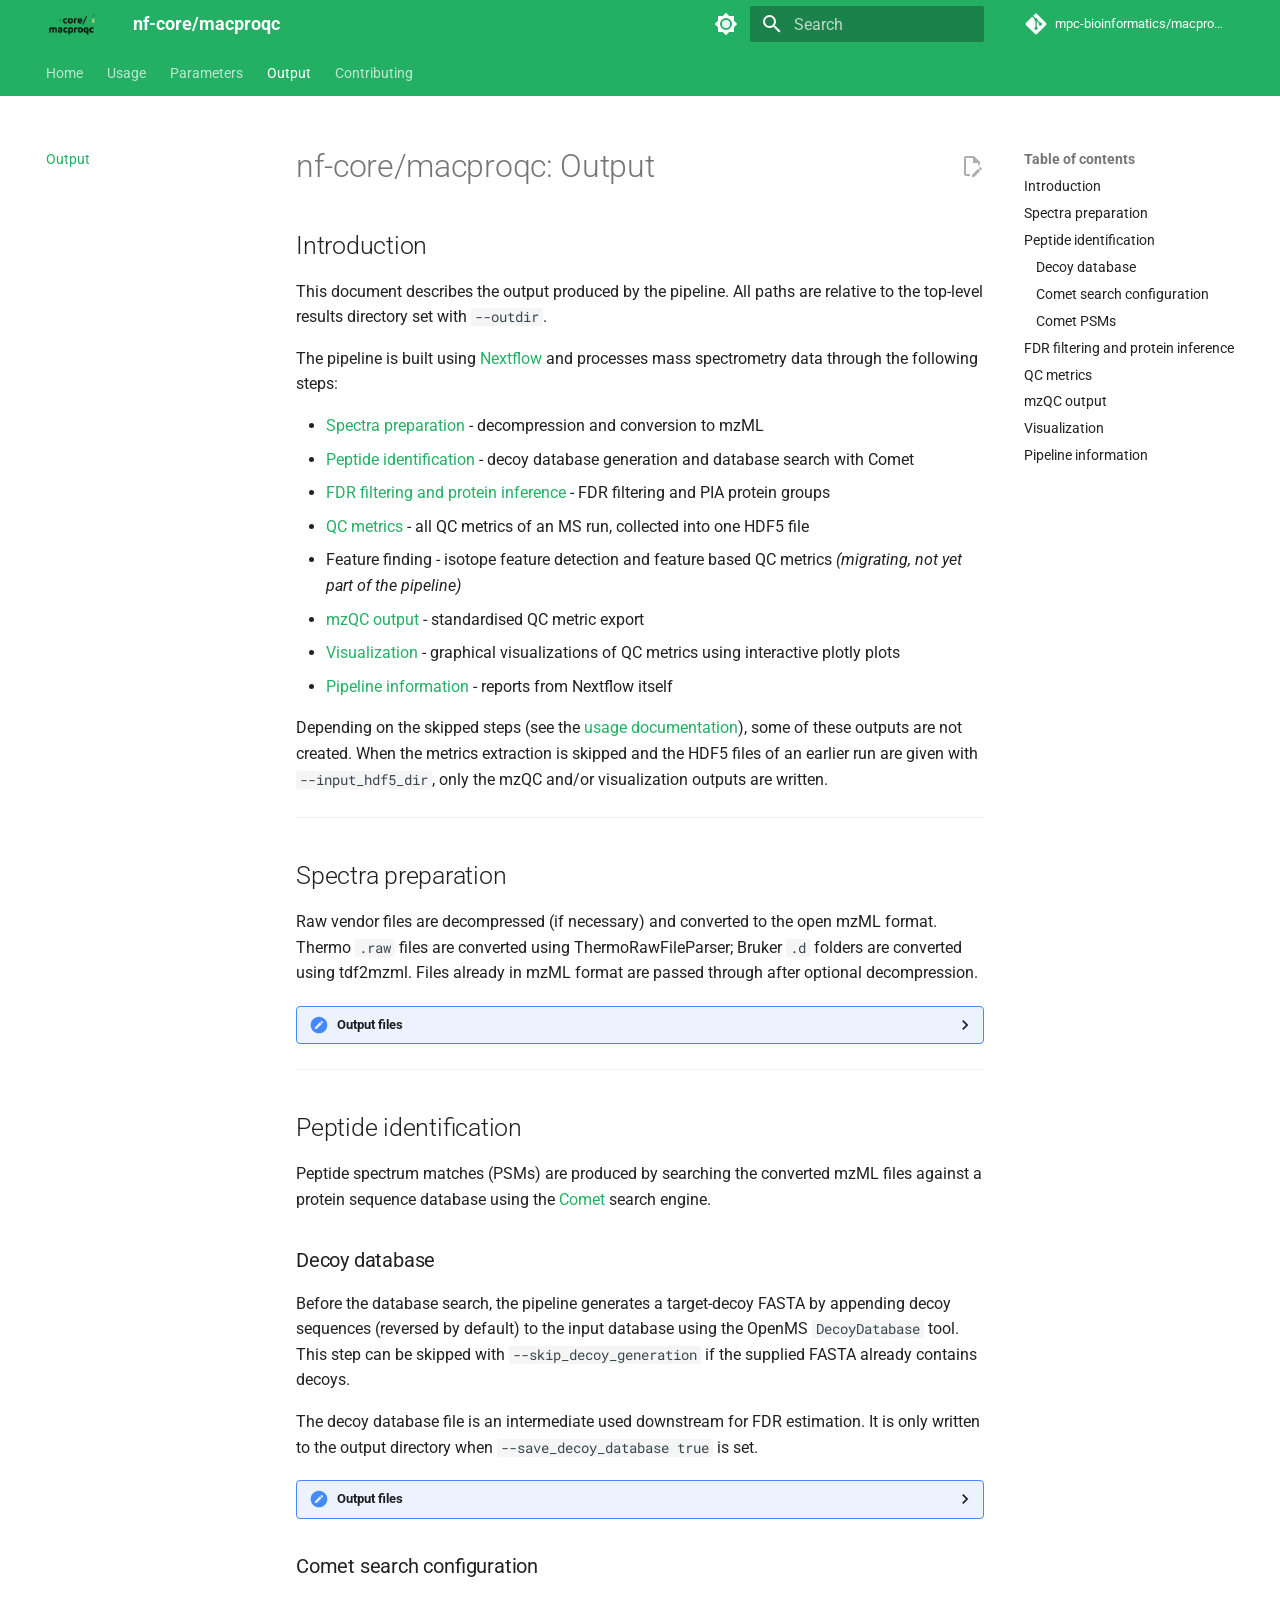
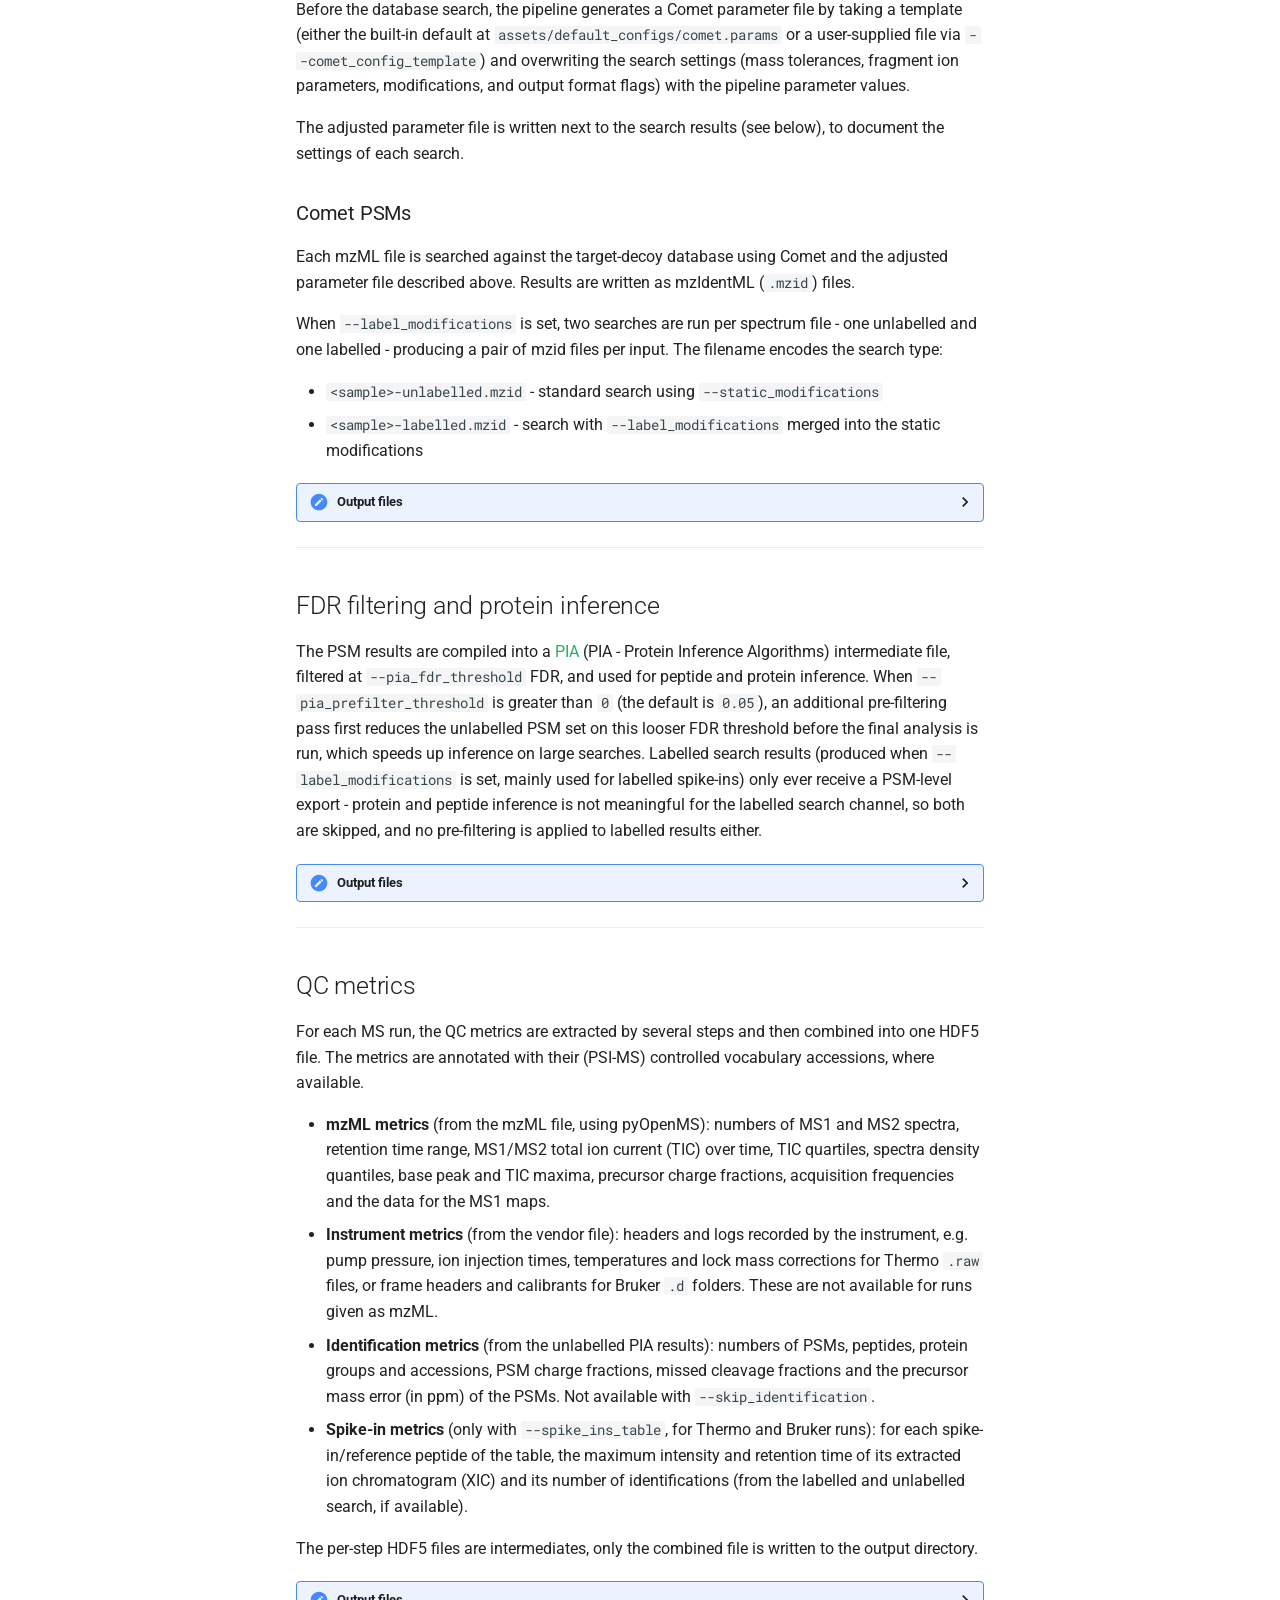
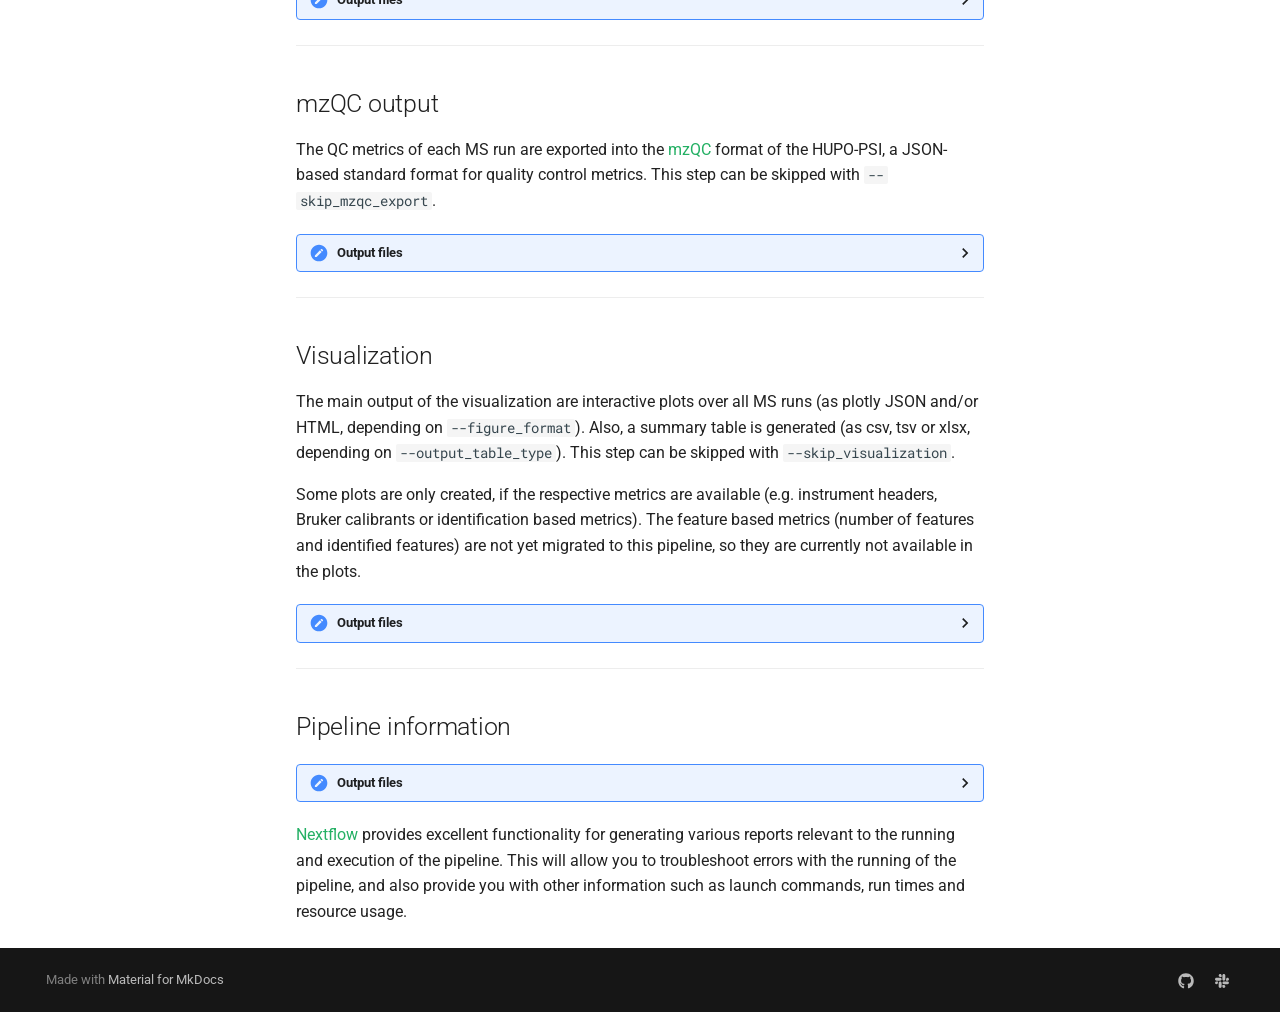
<file: output/index.html>
<!doctype html>
<html lang="en" class="no-js">
  <head>
    
      <meta charset="utf-8">
      <meta name="viewport" content="width=device-width,initial-scale=1">
      
        <meta name="description" content="macproqc">
      
      
      
        <link rel="canonical" href="https://mpc-bioinformatics.github.io/macproqc/output/">
      
      
        <link rel="prev" href="../parameters/">
      
      
        <link rel="next" href="../CONTRIBUTING/">
      
      
        
      
      
      <link rel="icon" href="../images/nf-core-macproqc_logo_light.png">
      <meta name="generator" content="mkdocs-1.6.1, mkdocs-material-9.8.1">
    
    
      
        <title>Output - nf-core/macproqc</title>
      
    
    
      <link rel="stylesheet" href="../assets/stylesheets/main.57a0d79d.min.css">
      
        
        <link rel="stylesheet" href="../assets/stylesheets/palette.fb2fffe2.min.css">
      
      


    
    
      
    
    
      
        
        
        <link rel="preconnect" href="https://fonts.gstatic.com" crossorigin>
        <link rel="stylesheet" href="https://fonts.googleapis.com/css?family=Roboto:300,300i,400,400i,700,700i%7CRoboto+Mono:400,400i,700,700i&display=fallback">
        <style>:root{--md-text-font:"Roboto";--md-code-font:"Roboto Mono"}</style>
      
    
    
      <link rel="stylesheet" href="../stylesheets/extra.css">
    
    <script>__md_scope=new URL("..",location),__md_hash=e=>[...e].reduce(((e,_)=>(e<<5)-e+_.charCodeAt(0)),0),__md_get=(e,_=localStorage,t=__md_scope)=>JSON.parse(_.getItem(t.pathname+"."+e)),__md_set=(e,_,t=localStorage,a=__md_scope)=>{try{t.setItem(a.pathname+"."+e,JSON.stringify(_))}catch(e){}}</script>
    
      

    
    
  </head>
  
  
    
    
      
    
    
    
    
    <body dir="ltr" data-md-color-scheme="default" data-md-color-primary="custom" data-md-color-accent="indigo">
  
    
    <input class="md-toggle" data-md-toggle="drawer" type="checkbox" id="__drawer" autocomplete="off">
    <input class="md-toggle" data-md-toggle="search" type="checkbox" id="__search" autocomplete="off">
    <label class="md-overlay" for="__drawer"></label>
    <div data-md-component="skip">
      
        
        <a href="#nf-coremacproqc-output" class="md-skip">
          Skip to content
        </a>
      
    </div>
    <div data-md-component="announce">
      
    </div>
    
    
      

<header class="md-header" data-md-component="header">
  <nav class="md-header__inner md-grid" aria-label="Header">
    <a href=".." title="nf-core/macproqc" class="md-header__button md-logo" aria-label="nf-core/macproqc" data-md-component="logo">
      
  <img src="../images/nf-core-macproqc_logo_light.png" alt="logo">

    </a>
    <label class="md-header__button md-icon" for="__drawer">
      
      <svg xmlns="http://www.w3.org/2000/svg" viewBox="0 0 24 24"><path d="M3 6h18v2H3zm0 5h18v2H3zm0 5h18v2H3z"/></svg>
    </label>
    <div class="md-header__title" data-md-component="header-title">
      <div class="md-header__ellipsis">
        <div class="md-header__topic">
          <span class="md-ellipsis">
            nf-core/macproqc
          </span>
        </div>
        <div class="md-header__topic" data-md-component="header-topic">
          <span class="md-ellipsis">
            
              Output
            
          </span>
        </div>
      </div>
    </div>
    
      
        <form class="md-header__option" data-md-component="palette">
  
    
    
    
    <input class="md-option" data-md-color-media="" data-md-color-scheme="default" data-md-color-primary="custom" data-md-color-accent="indigo"  aria-label="Switch to dark mode"  type="radio" name="__palette" id="__palette_0">
    
      <label class="md-header__button md-icon" title="Switch to dark mode" for="__palette_1" hidden>
        <svg xmlns="http://www.w3.org/2000/svg" viewBox="0 0 24 24"><path d="M12 8a4 4 0 0 0-4 4 4 4 0 0 0 4 4 4 4 0 0 0 4-4 4 4 0 0 0-4-4m0 10a6 6 0 0 1-6-6 6 6 0 0 1 6-6 6 6 0 0 1 6 6 6 6 0 0 1-6 6m8-9.31V4h-4.69L12 .69 8.69 4H4v4.69L.69 12 4 15.31V20h4.69L12 23.31 15.31 20H20v-4.69L23.31 12z"/></svg>
      </label>
    
  
    
    
    
    <input class="md-option" data-md-color-media="" data-md-color-scheme="slate" data-md-color-primary="custom" data-md-color-accent="indigo"  aria-label="Switch to light mode"  type="radio" name="__palette" id="__palette_1">
    
      <label class="md-header__button md-icon" title="Switch to light mode" for="__palette_0" hidden>
        <svg xmlns="http://www.w3.org/2000/svg" viewBox="0 0 24 24"><path d="M12 18c-.89 0-1.74-.2-2.5-.55C11.56 16.5 13 14.42 13 12s-1.44-4.5-3.5-5.45C10.26 6.2 11.11 6 12 6a6 6 0 0 1 6 6 6 6 0 0 1-6 6m8-9.31V4h-4.69L12 .69 8.69 4H4v4.69L.69 12 4 15.31V20h4.69L12 23.31 15.31 20H20v-4.69L23.31 12z"/></svg>
      </label>
    
  
</form>
      
    
    
      <script>var palette=__md_get("__palette");if(palette&&palette.color){if("(prefers-color-scheme)"===palette.color.media){var media=matchMedia("(prefers-color-scheme: light)"),input=document.querySelector(media.matches?"[data-md-color-media='(prefers-color-scheme: light)']":"[data-md-color-media='(prefers-color-scheme: dark)']");palette.color.media=input.getAttribute("data-md-color-media"),palette.color.scheme=input.getAttribute("data-md-color-scheme"),palette.color.primary=input.getAttribute("data-md-color-primary"),palette.color.accent=input.getAttribute("data-md-color-accent")}for(var[key,value]of Object.entries(palette.color))document.body.setAttribute("data-md-color-"+key,value)}</script>
    
    
    
      
      
        <label class="md-header__button md-icon" for="__search">
          
          <svg xmlns="http://www.w3.org/2000/svg" viewBox="0 0 24 24"><path d="M9.5 3A6.5 6.5 0 0 1 16 9.5c0 1.61-.59 3.09-1.56 4.23l.27.27h.79l5 5-1.5 1.5-5-5v-.79l-.27-.27A6.52 6.52 0 0 1 9.5 16 6.5 6.5 0 0 1 3 9.5 6.5 6.5 0 0 1 9.5 3m0 2C7 5 5 7 5 9.5S7 14 9.5 14 14 12 14 9.5 12 5 9.5 5"/></svg>
        </label>
        <div class="md-search" data-md-component="search" role="dialog">
  <label class="md-search__overlay" for="__search"></label>
  <div class="md-search__inner" role="search">
    <form class="md-search__form" name="search">
      <input type="text" class="md-search__input" name="query" aria-label="Search" placeholder="Search" autocapitalize="off" autocorrect="off" autocomplete="off" spellcheck="false" data-md-component="search-query" required>
      <label class="md-search__icon md-icon" for="__search">
        
        <svg xmlns="http://www.w3.org/2000/svg" viewBox="0 0 24 24"><path d="M9.5 3A6.5 6.5 0 0 1 16 9.5c0 1.61-.59 3.09-1.56 4.23l.27.27h.79l5 5-1.5 1.5-5-5v-.79l-.27-.27A6.52 6.52 0 0 1 9.5 16 6.5 6.5 0 0 1 3 9.5 6.5 6.5 0 0 1 9.5 3m0 2C7 5 5 7 5 9.5S7 14 9.5 14 14 12 14 9.5 12 5 9.5 5"/></svg>
        
        <svg xmlns="http://www.w3.org/2000/svg" viewBox="0 0 24 24"><path d="M20 11v2H8l5.5 5.5-1.42 1.42L4.16 12l7.92-7.92L13.5 5.5 8 11z"/></svg>
      </label>
      <nav class="md-search__options" aria-label="Search">
        
        <button type="reset" class="md-search__icon md-icon" title="Clear" aria-label="Clear" tabindex="-1">
          
          <svg xmlns="http://www.w3.org/2000/svg" viewBox="0 0 24 24"><path d="M19 6.41 17.59 5 12 10.59 6.41 5 5 6.41 10.59 12 5 17.59 6.41 19 12 13.41 17.59 19 19 17.59 13.41 12z"/></svg>
        </button>
      </nav>
      
        <div class="md-search__suggest" data-md-component="search-suggest"></div>
      
    </form>
    <div class="md-search__output">
      <div class="md-search__scrollwrap" tabindex="0" data-md-scrollfix>
        <div class="md-search-result" data-md-component="search-result">
          <div class="md-search-result__meta">
            Initializing search
          </div>
          <ol class="md-search-result__list" role="presentation"></ol>
        </div>
      </div>
    </div>
  </div>
</div>
      
    
    
      <div class="md-header__source">
        <a href="https://github.com/mpc-bioinformatics/macproqc" title="Go to repository" class="md-source" data-md-component="source">
  <div class="md-source__icon md-icon">
    
    <svg xmlns="http://www.w3.org/2000/svg" viewBox="0 0 448 512"><!--! Font Awesome Free 7.1.0 by @fontawesome - https://fontawesome.com License - https://fontawesome.com/license/free (Icons: CC BY 4.0, Fonts: SIL OFL 1.1, Code: MIT License) Copyright 2025 Fonticons, Inc.--><path d="M439.6 236.1 244 40.5c-5.4-5.5-12.8-8.5-20.4-8.5s-15 3-20.4 8.4L162.5 81l51.5 51.5c27.1-9.1 52.7 16.8 43.4 43.7l49.7 49.7c34.2-11.8 61.2 31 35.5 56.7-26.5 26.5-70.2-2.9-56-37.3L240.3 199v121.9c25.3 12.5 22.3 41.8 9.1 55-6.4 6.4-15.2 10.1-24.3 10.1s-17.8-3.6-24.3-10.1c-17.6-17.6-11.1-46.9 11.2-56v-123c-20.8-8.5-24.6-30.7-18.6-45L142.6 101 8.5 235.1C3 240.6 0 247.9 0 255.5s3 15 8.5 20.4l195.6 195.7c5.4 5.4 12.7 8.4 20.4 8.4s15-3 20.4-8.4l194.7-194.7c5.4-5.4 8.4-12.8 8.4-20.4s-3-15-8.4-20.4"/></svg>
  </div>
  <div class="md-source__repository">
    mpc-bioinformatics/macproqc
  </div>
</a>
      </div>
    
  </nav>
  
</header>
    
    <div class="md-container" data-md-component="container">
      
      
        
          
            
<nav class="md-tabs" aria-label="Tabs" data-md-component="tabs">
  <div class="md-grid">
    <ul class="md-tabs__list">
      
        
  
  
  
  
    <li class="md-tabs__item">
      <a href=".." class="md-tabs__link">
        
  
  
    
  
  Home

      </a>
    </li>
  

      
        
  
  
  
  
    <li class="md-tabs__item">
      <a href="../usage/" class="md-tabs__link">
        
  
  
    
  
  Usage

      </a>
    </li>
  

      
        
  
  
  
  
    <li class="md-tabs__item">
      <a href="../parameters/" class="md-tabs__link">
        
  
  
    
  
  Parameters

      </a>
    </li>
  

      
        
  
  
  
    
  
  
    <li class="md-tabs__item md-tabs__item--active">
      <a href="./" class="md-tabs__link">
        
  
  
    
  
  Output

      </a>
    </li>
  

      
        
  
  
  
  
    <li class="md-tabs__item">
      <a href="../CONTRIBUTING/" class="md-tabs__link">
        
  
  
    
  
  Contributing

      </a>
    </li>
  

      
    </ul>
  </div>
</nav>
          
        
      
      <main class="md-main" data-md-component="main">
        <div class="md-main__inner md-grid">
          
            
              
              <div class="md-sidebar md-sidebar--primary" data-md-component="sidebar" data-md-type="navigation" >
                <div class="md-sidebar__scrollwrap">
                  <div class="md-sidebar__inner">
                    


  


<nav class="md-nav md-nav--primary md-nav--lifted" aria-label="Navigation" data-md-level="0">
  <label class="md-nav__title" for="__drawer">
    <a href=".." title="nf-core/macproqc" class="md-nav__button md-logo" aria-label="nf-core/macproqc" data-md-component="logo">
      
  <img src="../images/nf-core-macproqc_logo_light.png" alt="logo">

    </a>
    nf-core/macproqc
  </label>
  
    <div class="md-nav__source">
      <a href="https://github.com/mpc-bioinformatics/macproqc" title="Go to repository" class="md-source" data-md-component="source">
  <div class="md-source__icon md-icon">
    
    <svg xmlns="http://www.w3.org/2000/svg" viewBox="0 0 448 512"><!--! Font Awesome Free 7.1.0 by @fontawesome - https://fontawesome.com License - https://fontawesome.com/license/free (Icons: CC BY 4.0, Fonts: SIL OFL 1.1, Code: MIT License) Copyright 2025 Fonticons, Inc.--><path d="M439.6 236.1 244 40.5c-5.4-5.5-12.8-8.5-20.4-8.5s-15 3-20.4 8.4L162.5 81l51.5 51.5c27.1-9.1 52.7 16.8 43.4 43.7l49.7 49.7c34.2-11.8 61.2 31 35.5 56.7-26.5 26.5-70.2-2.9-56-37.3L240.3 199v121.9c25.3 12.5 22.3 41.8 9.1 55-6.4 6.4-15.2 10.1-24.3 10.1s-17.8-3.6-24.3-10.1c-17.6-17.6-11.1-46.9 11.2-56v-123c-20.8-8.5-24.6-30.7-18.6-45L142.6 101 8.5 235.1C3 240.6 0 247.9 0 255.5s3 15 8.5 20.4l195.6 195.7c5.4 5.4 12.7 8.4 20.4 8.4s15-3 20.4-8.4l194.7-194.7c5.4-5.4 8.4-12.8 8.4-20.4s-3-15-8.4-20.4"/></svg>
  </div>
  <div class="md-source__repository">
    mpc-bioinformatics/macproqc
  </div>
</a>
    </div>
  
  <ul class="md-nav__list" data-md-scrollfix>
    
      
      
  
  
  
  
    <li class="md-nav__item">
      <a href=".." class="md-nav__link">
        
  
  
  <span class="md-ellipsis">
    
  
    Home
  

    
  </span>
  
  

      </a>
    </li>
  

    
      
      
  
  
  
  
    <li class="md-nav__item">
      <a href="../usage/" class="md-nav__link">
        
  
  
  <span class="md-ellipsis">
    
  
    Usage
  

    
  </span>
  
  

      </a>
    </li>
  

    
      
      
  
  
  
  
    <li class="md-nav__item">
      <a href="../parameters/" class="md-nav__link">
        
  
  
  <span class="md-ellipsis">
    
  
    Parameters
  

    
  </span>
  
  

      </a>
    </li>
  

    
      
      
  
  
    
  
  
  
    <li class="md-nav__item md-nav__item--active">
      
      <input class="md-nav__toggle md-toggle" type="checkbox" id="__toc">
      
      
        
      
      
        <label class="md-nav__link md-nav__link--active" for="__toc">
          
  
  
  <span class="md-ellipsis">
    
  
    Output
  

    
  </span>
  
  

          <span class="md-nav__icon md-icon"></span>
        </label>
      
      <a href="./" class="md-nav__link md-nav__link--active">
        
  
  
  <span class="md-ellipsis">
    
  
    Output
  

    
  </span>
  
  

      </a>
      
        

<nav class="md-nav md-nav--secondary" aria-label="Table of contents">
  
  
  
    
  
  
    <label class="md-nav__title" for="__toc">
      <span class="md-nav__icon md-icon"></span>
      Table of contents
    </label>
    <ul class="md-nav__list" data-md-component="toc" data-md-scrollfix>
      
        <li class="md-nav__item">
  <a href="#introduction" class="md-nav__link">
    <span class="md-ellipsis">
      
        Introduction
      
    </span>
  </a>
  
</li>
      
        <li class="md-nav__item">
  <a href="#spectra-preparation" class="md-nav__link">
    <span class="md-ellipsis">
      
        Spectra preparation
      
    </span>
  </a>
  
</li>
      
        <li class="md-nav__item">
  <a href="#peptide-identification" class="md-nav__link">
    <span class="md-ellipsis">
      
        Peptide identification
      
    </span>
  </a>
  
    <nav class="md-nav" aria-label="Peptide identification">
      <ul class="md-nav__list">
        
          <li class="md-nav__item">
  <a href="#decoy-database" class="md-nav__link">
    <span class="md-ellipsis">
      
        Decoy database
      
    </span>
  </a>
  
</li>
        
          <li class="md-nav__item">
  <a href="#comet-search-configuration" class="md-nav__link">
    <span class="md-ellipsis">
      
        Comet search configuration
      
    </span>
  </a>
  
</li>
        
          <li class="md-nav__item">
  <a href="#comet-psms" class="md-nav__link">
    <span class="md-ellipsis">
      
        Comet PSMs
      
    </span>
  </a>
  
</li>
        
      </ul>
    </nav>
  
</li>
      
        <li class="md-nav__item">
  <a href="#fdr-filtering-and-protein-inference" class="md-nav__link">
    <span class="md-ellipsis">
      
        FDR filtering and protein inference
      
    </span>
  </a>
  
</li>
      
        <li class="md-nav__item">
  <a href="#qc-metrics" class="md-nav__link">
    <span class="md-ellipsis">
      
        QC metrics
      
    </span>
  </a>
  
</li>
      
        <li class="md-nav__item">
  <a href="#mzqc-output" class="md-nav__link">
    <span class="md-ellipsis">
      
        mzQC output
      
    </span>
  </a>
  
</li>
      
        <li class="md-nav__item">
  <a href="#visualization" class="md-nav__link">
    <span class="md-ellipsis">
      
        Visualization
      
    </span>
  </a>
  
</li>
      
        <li class="md-nav__item">
  <a href="#pipeline-information" class="md-nav__link">
    <span class="md-ellipsis">
      
        Pipeline information
      
    </span>
  </a>
  
</li>
      
    </ul>
  
</nav>
      
    </li>
  

    
      
      
  
  
  
  
    <li class="md-nav__item">
      <a href="../CONTRIBUTING/" class="md-nav__link">
        
  
  
  <span class="md-ellipsis">
    
  
    Contributing
  

    
  </span>
  
  

      </a>
    </li>
  

    
  </ul>
</nav>
                  </div>
                </div>
              </div>
            
            
              
              <div class="md-sidebar md-sidebar--secondary" data-md-component="sidebar" data-md-type="toc" >
                <div class="md-sidebar__scrollwrap">
                  <div class="md-sidebar__inner">
                    

<nav class="md-nav md-nav--secondary" aria-label="Table of contents">
  
  
  
    
  
  
    <label class="md-nav__title" for="__toc">
      <span class="md-nav__icon md-icon"></span>
      Table of contents
    </label>
    <ul class="md-nav__list" data-md-component="toc" data-md-scrollfix>
      
        <li class="md-nav__item">
  <a href="#introduction" class="md-nav__link">
    <span class="md-ellipsis">
      
        Introduction
      
    </span>
  </a>
  
</li>
      
        <li class="md-nav__item">
  <a href="#spectra-preparation" class="md-nav__link">
    <span class="md-ellipsis">
      
        Spectra preparation
      
    </span>
  </a>
  
</li>
      
        <li class="md-nav__item">
  <a href="#peptide-identification" class="md-nav__link">
    <span class="md-ellipsis">
      
        Peptide identification
      
    </span>
  </a>
  
    <nav class="md-nav" aria-label="Peptide identification">
      <ul class="md-nav__list">
        
          <li class="md-nav__item">
  <a href="#decoy-database" class="md-nav__link">
    <span class="md-ellipsis">
      
        Decoy database
      
    </span>
  </a>
  
</li>
        
          <li class="md-nav__item">
  <a href="#comet-search-configuration" class="md-nav__link">
    <span class="md-ellipsis">
      
        Comet search configuration
      
    </span>
  </a>
  
</li>
        
          <li class="md-nav__item">
  <a href="#comet-psms" class="md-nav__link">
    <span class="md-ellipsis">
      
        Comet PSMs
      
    </span>
  </a>
  
</li>
        
      </ul>
    </nav>
  
</li>
      
        <li class="md-nav__item">
  <a href="#fdr-filtering-and-protein-inference" class="md-nav__link">
    <span class="md-ellipsis">
      
        FDR filtering and protein inference
      
    </span>
  </a>
  
</li>
      
        <li class="md-nav__item">
  <a href="#qc-metrics" class="md-nav__link">
    <span class="md-ellipsis">
      
        QC metrics
      
    </span>
  </a>
  
</li>
      
        <li class="md-nav__item">
  <a href="#mzqc-output" class="md-nav__link">
    <span class="md-ellipsis">
      
        mzQC output
      
    </span>
  </a>
  
</li>
      
        <li class="md-nav__item">
  <a href="#visualization" class="md-nav__link">
    <span class="md-ellipsis">
      
        Visualization
      
    </span>
  </a>
  
</li>
      
        <li class="md-nav__item">
  <a href="#pipeline-information" class="md-nav__link">
    <span class="md-ellipsis">
      
        Pipeline information
      
    </span>
  </a>
  
</li>
      
    </ul>
  
</nav>
                  </div>
                </div>
              </div>
            
          
          
            <div class="md-content" data-md-component="content">
              
              <article class="md-content__inner md-typeset">
                
                  


  
    <a href="https://github.com/mpc-bioinformatics/macproqc/edit/main/docs/output.md" title="Edit this page" class="md-content__button md-icon" rel="edit">
      
      <svg xmlns="http://www.w3.org/2000/svg" viewBox="0 0 24 24"><path d="M10 20H6V4h7v5h5v3.1l2-2V8l-6-6H6c-1.1 0-2 .9-2 2v16c0 1.1.9 2 2 2h4zm10.2-7c.1 0 .3.1.4.2l1.3 1.3c.2.2.2.6 0 .8l-1 1-2.1-2.1 1-1c.1-.1.2-.2.4-.2m0 3.9L14.1 23H12v-2.1l6.1-6.1z"/></svg>
    </a>
  
  


<h1 id="nf-coremacproqc-output">nf-core/macproqc: Output<a class="headerlink" href="#nf-coremacproqc-output" title="Permanent link">&para;</a></h1>
<h2 id="introduction">Introduction<a class="headerlink" href="#introduction" title="Permanent link">&para;</a></h2>
<p>This document describes the output produced by the pipeline. All paths are relative to the top-level results directory set with <code>--outdir</code>.</p>
<p>The pipeline is built using <a href="https://www.nextflow.io/">Nextflow</a> and processes mass spectrometry data through the following steps:</p>
<ul>
<li><a href="#spectra-preparation">Spectra preparation</a> - decompression and conversion to mzML</li>
<li><a href="#peptide-identification">Peptide identification</a> - decoy database generation and database search with Comet</li>
<li><a href="#fdr-filtering-and-protein-inference">FDR filtering and protein inference</a> - FDR filtering and PIA protein groups</li>
<li><a href="#qc-metrics">QC metrics</a> - all QC metrics of an MS run, collected into one HDF5 file</li>
<li>Feature finding - isotope feature detection and feature based QC metrics <em>(migrating, not yet part of the pipeline)</em></li>
<li><a href="#mzqc-output">mzQC output</a> - standardised QC metric export</li>
<li><a href="#visualization">Visualization</a> - graphical visualizations of QC metrics using interactive plotly plots</li>
<li><a href="#pipeline-information">Pipeline information</a> - reports from Nextflow itself</li>
</ul>
<p>Depending on the skipped steps (see the <a href="../usage/#running-only-parts-of-the-pipeline">usage documentation</a>), some of these outputs are not created. When the metrics extraction is skipped and the HDF5 files of an earlier run are given with <code>--input_hdf5_dir</code>, only the mzQC and/or visualization outputs are written.</p>
<hr />
<h2 id="spectra-preparation">Spectra preparation<a class="headerlink" href="#spectra-preparation" title="Permanent link">&para;</a></h2>
<p>Raw vendor files are decompressed (if necessary) and converted to the open mzML format. Thermo <code>.raw</code> files are converted using ThermoRawFileParser; Bruker <code>.d</code> folders are converted using tdf2mzml. Files already in mzML format are passed through after optional decompression.</p>
<details>
<summary>Output files</summary>
<ul>
<li><code>mzmls/</code></li>
<li><code>&lt;sample&gt;.mzML</code> - mzML files converted from Thermo <code>.raw</code> and Bruker <code>.d</code> input files (input files already given as mzML are not copied here)</li>
</ul>
</details>
<hr />
<h2 id="peptide-identification">Peptide identification<a class="headerlink" href="#peptide-identification" title="Permanent link">&para;</a></h2>
<p>Peptide spectrum matches (PSMs) are produced by searching the converted mzML files against a protein sequence database using the <a href="https://uwpr.github.io/Comet/">Comet</a> search engine.</p>
<h3 id="decoy-database">Decoy database<a class="headerlink" href="#decoy-database" title="Permanent link">&para;</a></h3>
<p>Before the database search, the pipeline generates a target-decoy FASTA by appending decoy sequences (reversed by default) to the input database using the OpenMS <code>DecoyDatabase</code> tool. This step can be skipped with <code>--skip_decoy_generation</code> if the supplied FASTA already contains decoys.</p>
<p>The decoy database file is an intermediate used downstream for FDR estimation. It is only written to the output directory when <code>--save_decoy_database true</code> is set.</p>
<details>
<summary>Output files</summary>
<ul>
<li><code>decoy_database/</code></li>
<li><code>*_decoy.fasta</code> - combined target-decoy protein sequence database. Only present when <code>--save_decoy_database true</code> is set.</li>
</ul>
</details>
<h3 id="comet-search-configuration">Comet search configuration<a class="headerlink" href="#comet-search-configuration" title="Permanent link">&para;</a></h3>
<p>Before the database search, the pipeline generates a Comet parameter file by taking a template (either the built-in default at <code>assets/default_configs/comet.params</code> or a user-supplied file via <code>--comet_config_template</code>) and overwriting the search settings (mass tolerances, fragment ion parameters, modifications, and output format flags) with the pipeline parameter values.</p>
<p>The adjusted parameter file is written next to the search results (see below), to document the settings of each search.</p>
<h3 id="comet-psms">Comet PSMs<a class="headerlink" href="#comet-psms" title="Permanent link">&para;</a></h3>
<p>Each mzML file is searched against the target-decoy database using Comet and the adjusted parameter file described above. Results are written as mzIdentML (<code>.mzid</code>) files.</p>
<p>When <code>--label_modifications</code> is set, two searches are run per spectrum file - one unlabelled and one labelled - producing a pair of mzid files per input. The filename encodes the search type:</p>
<ul>
<li><code>&lt;sample&gt;-unlabelled.mzid</code> - standard search using <code>--static_modifications</code></li>
<li><code>&lt;sample&gt;-labelled.mzid</code> - search with <code>--label_modifications</code> merged into the static modifications</li>
</ul>
<details>
<summary>Output files</summary>
<ul>
<li><code>comet/</code></li>
<li><code>*-unlabelled.mzid</code> - PSM results from the unlabelled search</li>
<li><code>*-unlabelled.comet.params</code> - the adjusted Comet parameter file used for the unlabelled search</li>
<li><code>*-labelled.mzid</code> - PSM results from the labelled search (only present when <code>--label_modifications</code> is set)</li>
<li><code>*-labelled.comet.params</code> - the adjusted Comet parameter file used for the labelled search (only present when <code>--label_modifications</code> is set)</li>
</ul>
</details>
<hr />
<h2 id="fdr-filtering-and-protein-inference">FDR filtering and protein inference<a class="headerlink" href="#fdr-filtering-and-protein-inference" title="Permanent link">&para;</a></h2>
<p>The PSM results are compiled into a <a href="https://github.com/medbioinf/pia">PIA</a> (PIA - Protein Inference Algorithms) intermediate file, filtered at <code>--pia_fdr_threshold</code> FDR, and used for peptide and protein inference. When <code>--pia_prefilter_threshold</code> is greater than <code>0</code> (the default is <code>0.05</code>), an additional pre-filtering pass first reduces the unlabelled PSM set on this looser FDR threshold before the final analysis is run, which speeds up inference on large searches. Labelled search results (produced when <code>--label_modifications</code> is set, mainly used for labelled spike-ins) only ever receive a PSM-level export - protein and peptide inference is not meaningful for the labelled search channel, so both are skipped, and no pre-filtering is applied to labelled results either.</p>
<details>
<summary>Output files</summary>
<ul>
<li><code>pia/</code></li>
<li><code>*-unlabelled.piaExport-PSMs.mzTab</code> - PSM-level results of the unlabelled search, filtered at <code>--pia_fdr_threshold</code></li>
<li><code>*-unlabelled.piaExport-peptides.csv</code> - inferred peptides for the unlabelled search</li>
<li><code>*-unlabelled.piaExport-proteins.mzTab</code> - inferred protein groups for the unlabelled search</li>
<li><code>*-labelled.piaExport-PSMs.mzTab</code> - PSM-level results of the labelled search (only present when <code>--label_modifications</code> is set); no peptide- or protein-level export is produced for the labelled search</li>
</ul>
</details>
<hr />
<h2 id="qc-metrics">QC metrics<a class="headerlink" href="#qc-metrics" title="Permanent link">&para;</a></h2>
<p>For each MS run, the QC metrics are extracted by several steps and then combined into one HDF5 file. The metrics are annotated with their (PSI-MS) controlled vocabulary accessions, where available.</p>
<ul>
<li><strong>mzML metrics</strong> (from the mzML file, using pyOpenMS): numbers of MS1 and MS2 spectra, retention time range, MS1/MS2 total ion current (TIC) over time, TIC quartiles, spectra density quantiles, base peak and TIC maxima, precursor charge fractions, acquisition frequencies and the data for the MS1 maps.</li>
<li><strong>Instrument metrics</strong> (from the vendor file): headers and logs recorded by the instrument, e.g. pump pressure, ion injection times, temperatures and lock mass corrections for Thermo <code>.raw</code> files, or frame headers and calibrants for Bruker <code>.d</code> folders. These are not available for runs given as mzML.</li>
<li><strong>Identification metrics</strong> (from the unlabelled PIA results): numbers of PSMs, peptides, protein groups and accessions, PSM charge fractions, missed cleavage fractions and the precursor mass error (in ppm) of the PSMs. Not available with <code>--skip_identification</code>.</li>
<li><strong>Spike-in metrics</strong> (only with <code>--spike_ins_table</code>, for Thermo and Bruker runs): for each spike-in/reference peptide of the table, the maximum intensity and retention time of its extracted ion chromatogram (XIC) and its number of identifications (from the labelled and unlabelled search, if available).</li>
</ul>
<p>The per-step HDF5 files are intermediates, only the combined file is written to the output directory.</p>
<details>
<summary>Output files</summary>
<ul>
<li><code>metrics/hdf5/</code></li>
<li><code>&lt;sample&gt;.hdf5</code> - all QC metrics of the MS run. These files can be used as <code>--input_hdf5_dir</code> in a later run, e.g. to repeat the visualization with other settings.</li>
</ul>
</details>
<hr />
<h2 id="mzqc-output">mzQC output<a class="headerlink" href="#mzqc-output" title="Permanent link">&para;</a></h2>
<p>The QC metrics of each MS run are exported into the <a href="https://hupo-psi.github.io/mzQC/">mzQC</a> format of the HUPO-PSI, a JSON-based standard format for quality control metrics. This step can be skipped with <code>--skip_mzqc_export</code>.</p>
<details>
<summary>Output files</summary>
<ul>
<li><code>metrics/mzqc/</code></li>
<li><code>&lt;sample&gt;.mzqc</code> - the QC metrics of the MS run in mzQC format</li>
</ul>
</details>
<hr />
<h2 id="visualization">Visualization<a class="headerlink" href="#visualization" title="Permanent link">&para;</a></h2>
<p>The main output of the visualization are interactive plots over all MS runs (as plotly JSON and/or HTML, depending on <code>--figure_format</code>). Also, a summary table is generated (as csv, tsv or xlsx, depending on <code>--output_table_type</code>). This step can be skipped with <code>--skip_visualization</code>.</p>
<p>Some plots are only created, if the respective metrics are available (e.g. instrument headers, Bruker calibrants or identification based metrics). The feature based metrics (number of features and identified features) are not yet migrated to this pipeline, so they are currently not available in the plots.</p>
<details>
<summary>Output files</summary>
<ul>
<li><code>qcvisualization/</code></li>
<li><code>00_table_summary.[csv,tsv,xlsx]</code> - summary table containing the QC metrics per MS run.</li>
<li><code>99_hdf5_feature_table.[csv,tsv,xlsx]</code> - overview of the QC metric keys and names stored in the HDF5 files.</li>
<li><code>metric_registry.json</code> - registry of the QC metric types found in the HDF5 files, used to create the plots and tables.</li>
<li><code>fig01_barplot_MS1_MS2.[plotly.json,html]</code> - barplot of the number of MS1 and MS2 spectra per MS run.</li>
<li><code>fig02_barplot_PSMs_peptides_proteins.[plotly.json,html]</code> - barplot of the number of PSMs, peptides, protein groups and accessions per MS run.</li>
<li><code>fig03_barplot_features.[plotly.json,html]</code> - barplot of the number of features and identified features per MS run (feature metrics are not yet migrated).</li>
<li><code>fig04_MS1_TIC_overlay.[plotly.json,html]</code> - lineplot of the MS1 total ion chromatogram (TIC) over the retention time for each MS run.</li>
<li><code>fig05_barplot_TIC_quartiles.[plotly.json,html]</code> - TIC quartiles are the percentage of retention time that is needed to obtain the first, second, third or fourth 25% of the TIC. These quartiles are visualized as stacked barplots.</li>
<li><code>fig06_barplot_MS1_TIC_quartiles.[plotly.json,html]</code> - same as fig05, but only using MS1-level data.</li>
<li><code>fig07_barplot_MS2_TIC_quartiles.[plotly.json,html]</code> - same as fig05, but only using MS2-level data.</li>
<li><code>fig08_barplot_precursor_charge.[plotly.json,html]</code> - stacked barplot of the precursor charge fractions (also includes unidentified precursors).</li>
<li><code>fig09_barplot_PSM_charge.[plotly.json,html]</code> - stacked barplot of the PSM charge fractions (only identified precursors).</li>
<li><code>fig10_barplot_PSM_missedcleavages.[plotly.json,html]</code> - stacked barplot of the missed cleavage fractions (only identified).</li>
<li><code>fig11a_PCA_raw.[plotly.json,html]</code> - principal component analysis plot (PCA plot). The PCA is calculated on a set of QC metrics that are all directly obtainable from the raw data without a peptide identification step: RT_range, nr_MS1, nr_MS2, accumulated_MS1_TIC, accumulated_MS2_TIC, base_peak_intensity_max, total_ion_current_max, MS2_prec_charge_fraction, RT_MS1_quantiles, RT_MS2_quantiles, RT_TIC_quantiles, MS1_freq_max, MS2_freq_max, MS1_density_quantiles, MS2_density_quantiles, MS1_TIC_change_quantiles, MS1_TIC_quantiles.</li>
<li><code>fig11b_Loadings_raw.[plotly.json,html]</code> - loadings plot belonging to the PCA in fig11a. The loadings show which QC metrics have the highest weight in each direction and can help to interpret groups and outliers in the PCA.</li>
<li><code>fig11c_table_loadings_raw.[csv,tsv,xlsx]</code> - table of the loadings shown in fig11b.</li>
<li><code>fig12a_PCA_all.[plotly.json,html]</code> - PCA plot calculated on the QC metrics used for fig11a plus the metrics obtained during the peptide identification (nr_PSMs, nr_peptides, nr_protein_groups, nr_accessions, PSM_charge_fractions, PSM_missed_cleavage_counts and, once migrated, the feature metrics).</li>
<li><code>fig12b_Loadings_all.[plotly.json,html]</code> - loadings plot belonging to the PCA in fig12a.</li>
<li><code>fig12c_table_loadings_all.[csv,tsv,xlsx]</code> - table of the loadings shown in fig12b.</li>
<li><code>fig13_MS1_map/</code> - folder containing an MS1 map (PNG) for each MS run.</li>
<li><code>fig14_Pump_pressure.[plotly.json,html]</code> - lineplot of the pump pressure over the retention time for all MS runs (only if recorded by the instrument).</li>
<li><code>fig15_PSM_error_boxplots.[plotly.json,html]</code> - boxplots of the PSM precursor mass error (in ppm) for all MS runs.</li>
<li><code>fig16_additional_headers/</code> - folder with lineplots over the retention time for further metrics recorded by the instrument (e.g. temperatures, lock mass correction).</li>
<li><code>fig17_BRUKER_calibrants/</code> - folder with lineplots over the retention time for the calibrants of Bruker instruments (only for Bruker runs).</li>
</ul>
</details>
<hr />
<h2 id="pipeline-information">Pipeline information<a class="headerlink" href="#pipeline-information" title="Permanent link">&para;</a></h2>
<details>
<summary>Output files</summary>
<ul>
<li><code>pipeline_info/</code></li>
<li><code>execution_report_&lt;timestamp&gt;.html</code> - Nextflow execution report with run statistics and per-process resource usage.</li>
<li><code>execution_timeline_&lt;timestamp&gt;.html</code> - timeline of all process executions.</li>
<li><code>execution_trace_&lt;timestamp&gt;.txt</code> - tab-separated trace file with per-task resource metrics.</li>
<li><code>pipeline_dag_&lt;timestamp&gt;.html</code> - directed acyclic graph (DAG) of the pipeline workflow.</li>
<li><code>nf_core_macproqc_software_versions.yml</code> - versions of all software used in the pipeline run.</li>
</ul>
</details>
<p><a href="https://docs.seqera.io/platform-cloud/reports/overview">Nextflow</a> provides excellent functionality for generating various reports relevant to the running and execution of the pipeline. This will allow you to troubleshoot errors with the running of the pipeline, and also provide you with other information such as launch commands, run times and resource usage.</p>












                
              </article>
            </div>
          
          
  <script>var tabs=__md_get("__tabs");if(Array.isArray(tabs))e:for(var set of document.querySelectorAll(".tabbed-set")){var labels=set.querySelector(".tabbed-labels");for(var tab of tabs)for(var label of labels.getElementsByTagName("label"))if(label.innerText.trim()===tab){var input=document.getElementById(label.htmlFor);input.checked=!0;continue e}}</script>

<script>var target=document.getElementById(location.hash.slice(1));target&&target.name&&(target.checked=target.name.startsWith("__tabbed_"))</script>
        </div>
        
          <button type="button" class="md-top md-icon" data-md-component="top" hidden>
  
  <svg xmlns="http://www.w3.org/2000/svg" viewBox="0 0 24 24"><path d="M13 20h-2V8l-5.5 5.5-1.42-1.42L12 4.16l7.92 7.92-1.42 1.42L13 8z"/></svg>
  Back to top
</button>
        
      </main>
      
        <footer class="md-footer">
  
  <div class="md-footer-meta md-typeset">
    <div class="md-footer-meta__inner md-grid">
      <div class="md-copyright">
  
  
    Made with
    <a href="https://squidfunk.github.io/mkdocs-material/" target="_blank" rel="noopener">
      Material for MkDocs
    </a>
  
</div>
      
        
<div class="md-social">
  
    
    
    
    
      
      
    
    <a href="https://github.com/mpc-bioinformatics/macproqc" target="_blank" rel="noopener" title="github.com" class="md-social__link">
      <svg xmlns="http://www.w3.org/2000/svg" viewBox="0 0 512 512"><!--! Font Awesome Free 7.1.0 by @fontawesome - https://fontawesome.com License - https://fontawesome.com/license/free (Icons: CC BY 4.0, Fonts: SIL OFL 1.1, Code: MIT License) Copyright 2025 Fonticons, Inc.--><path d="M173.9 397.4c0 2-2.3 3.6-5.2 3.6-3.3.3-5.6-1.3-5.6-3.6 0-2 2.3-3.6 5.2-3.6 3-.3 5.6 1.3 5.6 3.6m-31.1-4.5c-.7 2 1.3 4.3 4.3 4.9 2.6 1 5.6 0 6.2-2s-1.3-4.3-4.3-5.2c-2.6-.7-5.5.3-6.2 2.3m44.2-1.7c-2.9.7-4.9 2.6-4.6 4.9.3 2 2.9 3.3 5.9 2.6 2.9-.7 4.9-2.6 4.6-4.6-.3-1.9-3-3.2-5.9-2.9M252.8 8C114.1 8 8 113.3 8 252c0 110.9 69.8 205.8 169.5 239.2 12.8 2.3 17.3-5.6 17.3-12.1 0-6.2-.3-40.4-.3-61.4 0 0-70 15-84.7-29.8 0 0-11.4-29.1-27.8-36.6 0 0-22.9-15.7 1.6-15.4 0 0 24.9 2 38.6 25.8 21.9 38.6 58.6 27.5 72.9 20.9 2.3-16 8.8-27.1 16-33.7-55.9-6.2-112.3-14.3-112.3-110.5 0-27.5 7.6-41.3 23.6-58.9-2.6-6.5-11.1-33.3 2.6-67.9 20.9-6.5 69 27 69 27 20-5.6 41.5-8.5 62.8-8.5s42.8 2.9 62.8 8.5c0 0 48.1-33.6 69-27 13.7 34.7 5.2 61.4 2.6 67.9 16 17.7 25.8 31.5 25.8 58.9 0 96.5-58.9 104.2-114.8 110.5 9.2 7.9 17 22.9 17 46.4 0 33.7-.3 75.4-.3 83.6 0 6.5 4.6 14.4 17.3 12.1C436.2 457.8 504 362.9 504 252 504 113.3 391.5 8 252.8 8M105.2 352.9c-1.3 1-1 3.3.7 5.2 1.6 1.6 3.9 2.3 5.2 1 1.3-1 1-3.3-.7-5.2-1.6-1.6-3.9-2.3-5.2-1m-10.8-8.1c-.7 1.3.3 2.9 2.3 3.9 1.6 1 3.6.7 4.3-.7.7-1.3-.3-2.9-2.3-3.9-2-.6-3.6-.3-4.3.7m32.4 35.6c-1.6 1.3-1 4.3 1.3 6.2 2.3 2.3 5.2 2.6 6.5 1 1.3-1.3.7-4.3-1.3-6.2-2.2-2.3-5.2-2.6-6.5-1m-11.4-14.7c-1.6 1-1.6 3.6 0 5.9s4.3 3.3 5.6 2.3c1.6-1.3 1.6-3.9 0-6.2-1.4-2.3-4-3.3-5.6-2"/></svg>
    </a>
  
    
    
    
    
      
      
    
    <a href="https://nfcore.slack.com/channels/macproqc" target="_blank" rel="noopener" title="nfcore.slack.com" class="md-social__link">
      <svg xmlns="http://www.w3.org/2000/svg" viewBox="0 0 448 512"><!--! Font Awesome Free 7.1.0 by @fontawesome - https://fontawesome.com License - https://fontawesome.com/license/free (Icons: CC BY 4.0, Fonts: SIL OFL 1.1, Code: MIT License) Copyright 2025 Fonticons, Inc.--><path d="M94.1 315.1c0 25.9-21.2 47.1-47.1 47.1S0 341 0 315.1 21.2 268 47.1 268h47.1v47.1zm23.7 0c0-25.9 21.2-47.1 47.1-47.1s47.1 21.2 47.1 47.1v117.8c0 25.9-21.2 47.1-47.1 47.1s-47.1-21.2-47.1-47.1zm47.1-189c-25.9 0-47.1-21.2-47.1-47.1s21.2-47 47.1-47S212 53.2 212 79.1v47.1h-47.1zm0 23.7c25.9 0 47.1 21.2 47.1 47.1S190.8 244 164.9 244H47.1C21.2 244 0 222.8 0 196.9s21.2-47.1 47.1-47.1zm189 47.1c0-25.9 21.2-47.1 47.1-47.1s47 21.2 47 47.1-21.2 47.1-47.1 47.1h-47.1v-47.1zm-23.7 0c0 25.9-21.2 47.1-47.1 47.1S236 222.8 236 196.9V79.1c0-25.9 21.2-47.1 47.1-47.1s47.1 21.2 47.1 47.1zm-47.1 189c25.9 0 47.1 21.2 47.1 47.1s-21.2 47-47.1 47-47.1-21.2-47.1-47.1v-47.1h47.1zm0-23.7c-25.9 0-47.1-21.2-47.1-47.1s21.2-47.1 47.1-47.1h117.8c25.9 0 47.1 21.2 47.1 47.1s-21.2 47.1-47.1 47.1z"/></svg>
    </a>
  
</div>
      
    </div>
  </div>
</footer>
      
    </div>
    <div class="md-dialog" data-md-component="dialog">
      <div class="md-dialog__inner md-typeset"></div>
    </div>
    
    
    
      
      
      <script id="__config" type="application/json">{"annotate": null, "base": "..", "features": ["navigation.tabs", "navigation.top", "navigation.sections", "search.suggest", "search.highlight", "content.code.copy", "content.action.edit", "content.tabs.link"], "search": "../assets/javascripts/workers/search.a7633da7.min.js", "tags": null, "translations": {"clipboard.copied": "Copied to clipboard", "clipboard.copy": "Copy to clipboard", "search.result.more.one": "1 more on this page", "search.result.more.other": "# more on this page", "search.result.none": "No matching documents", "search.result.one": "1 matching document", "search.result.other": "# matching documents", "search.result.placeholder": "Type to start searching", "search.result.term.missing": "Missing", "select.version": "Select version"}, "version": null}</script>
    
    
      <script src="../assets/javascripts/bundle.a5f9d56c.min.js"></script>
      
    
  </body>
</html>
</file>
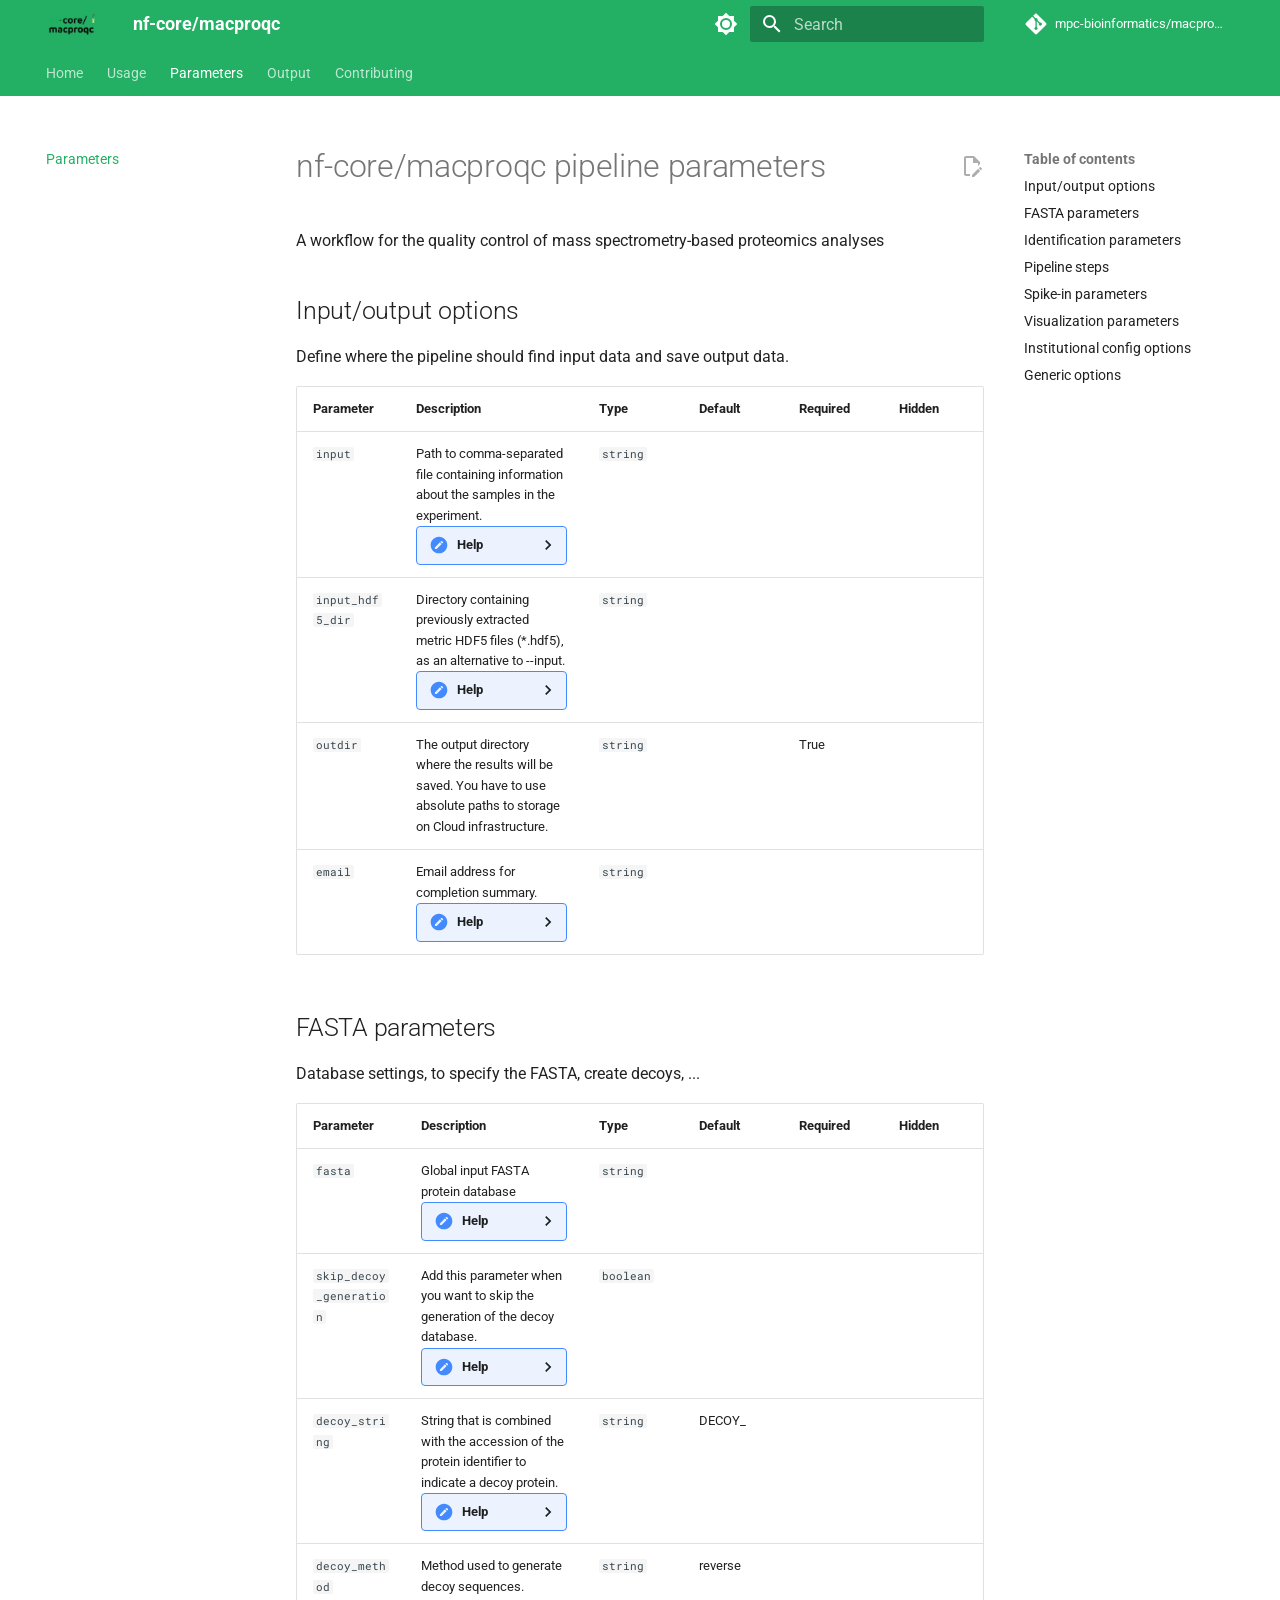
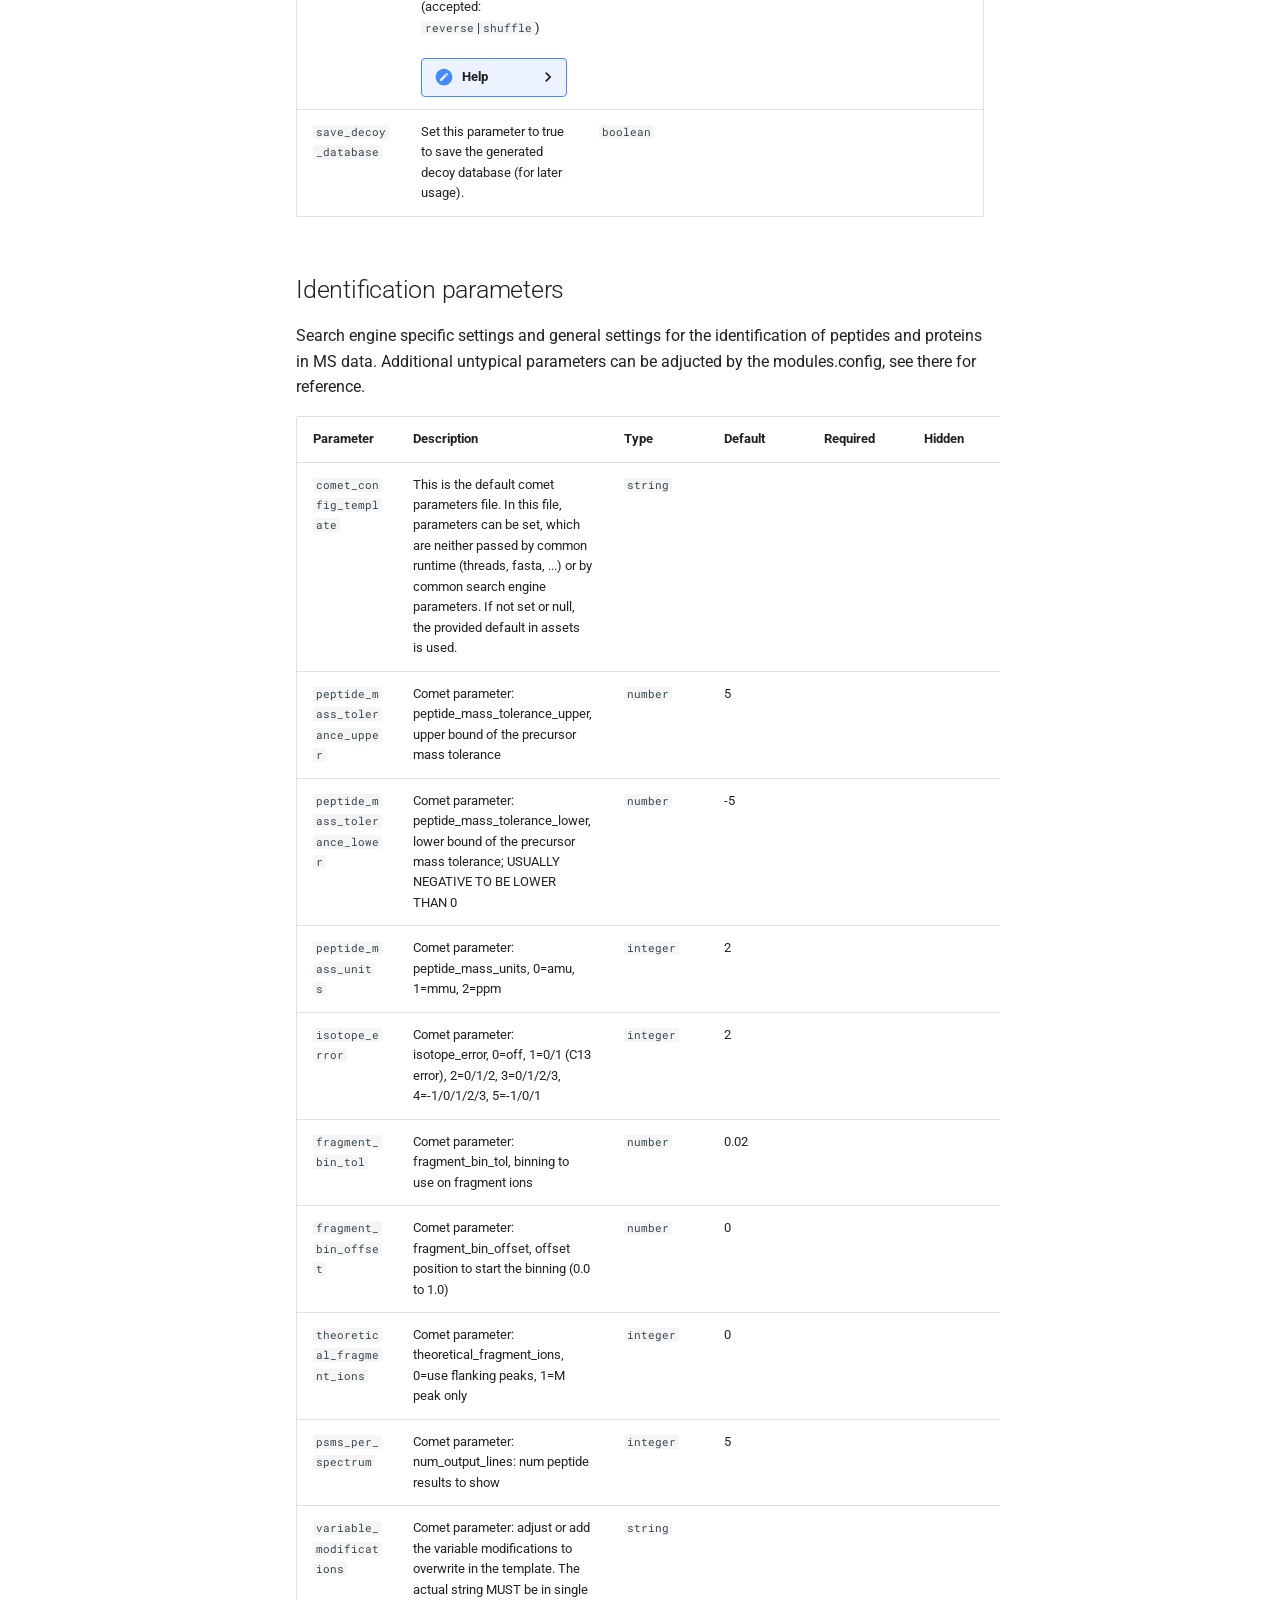
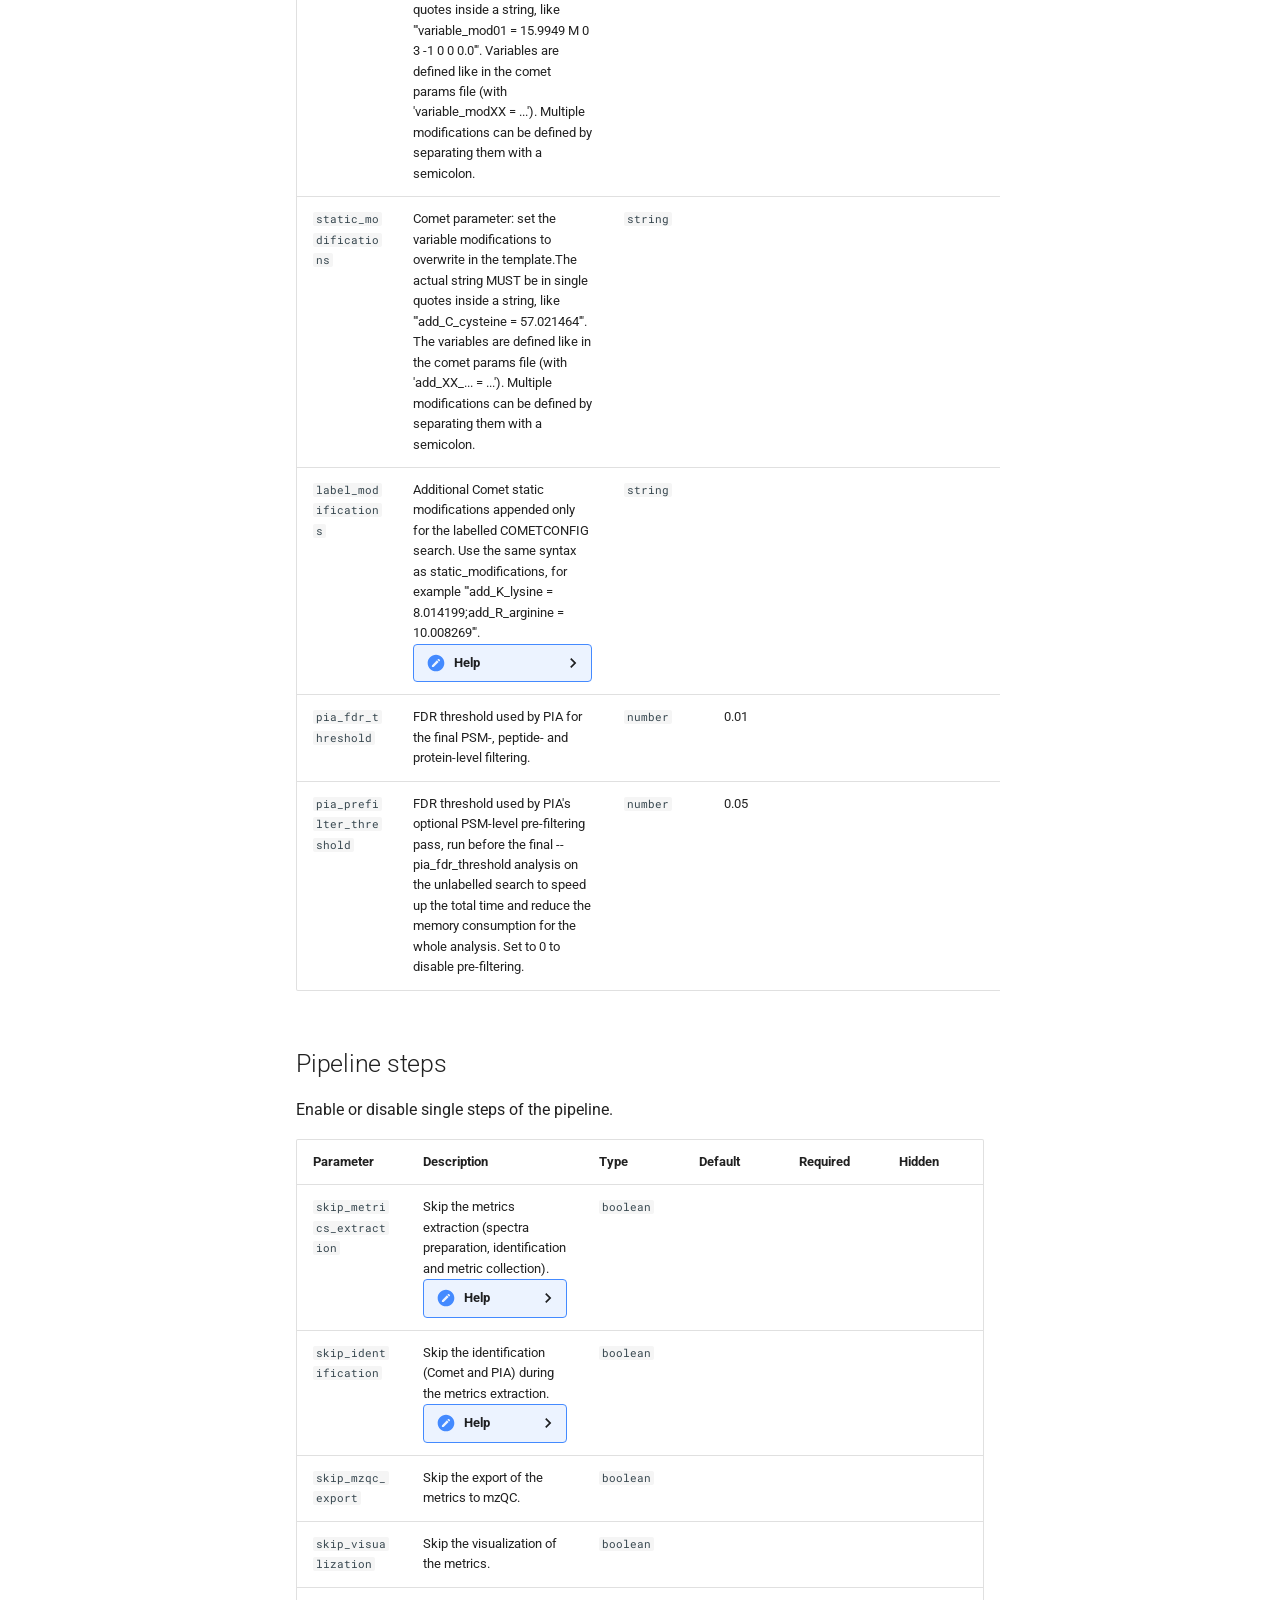
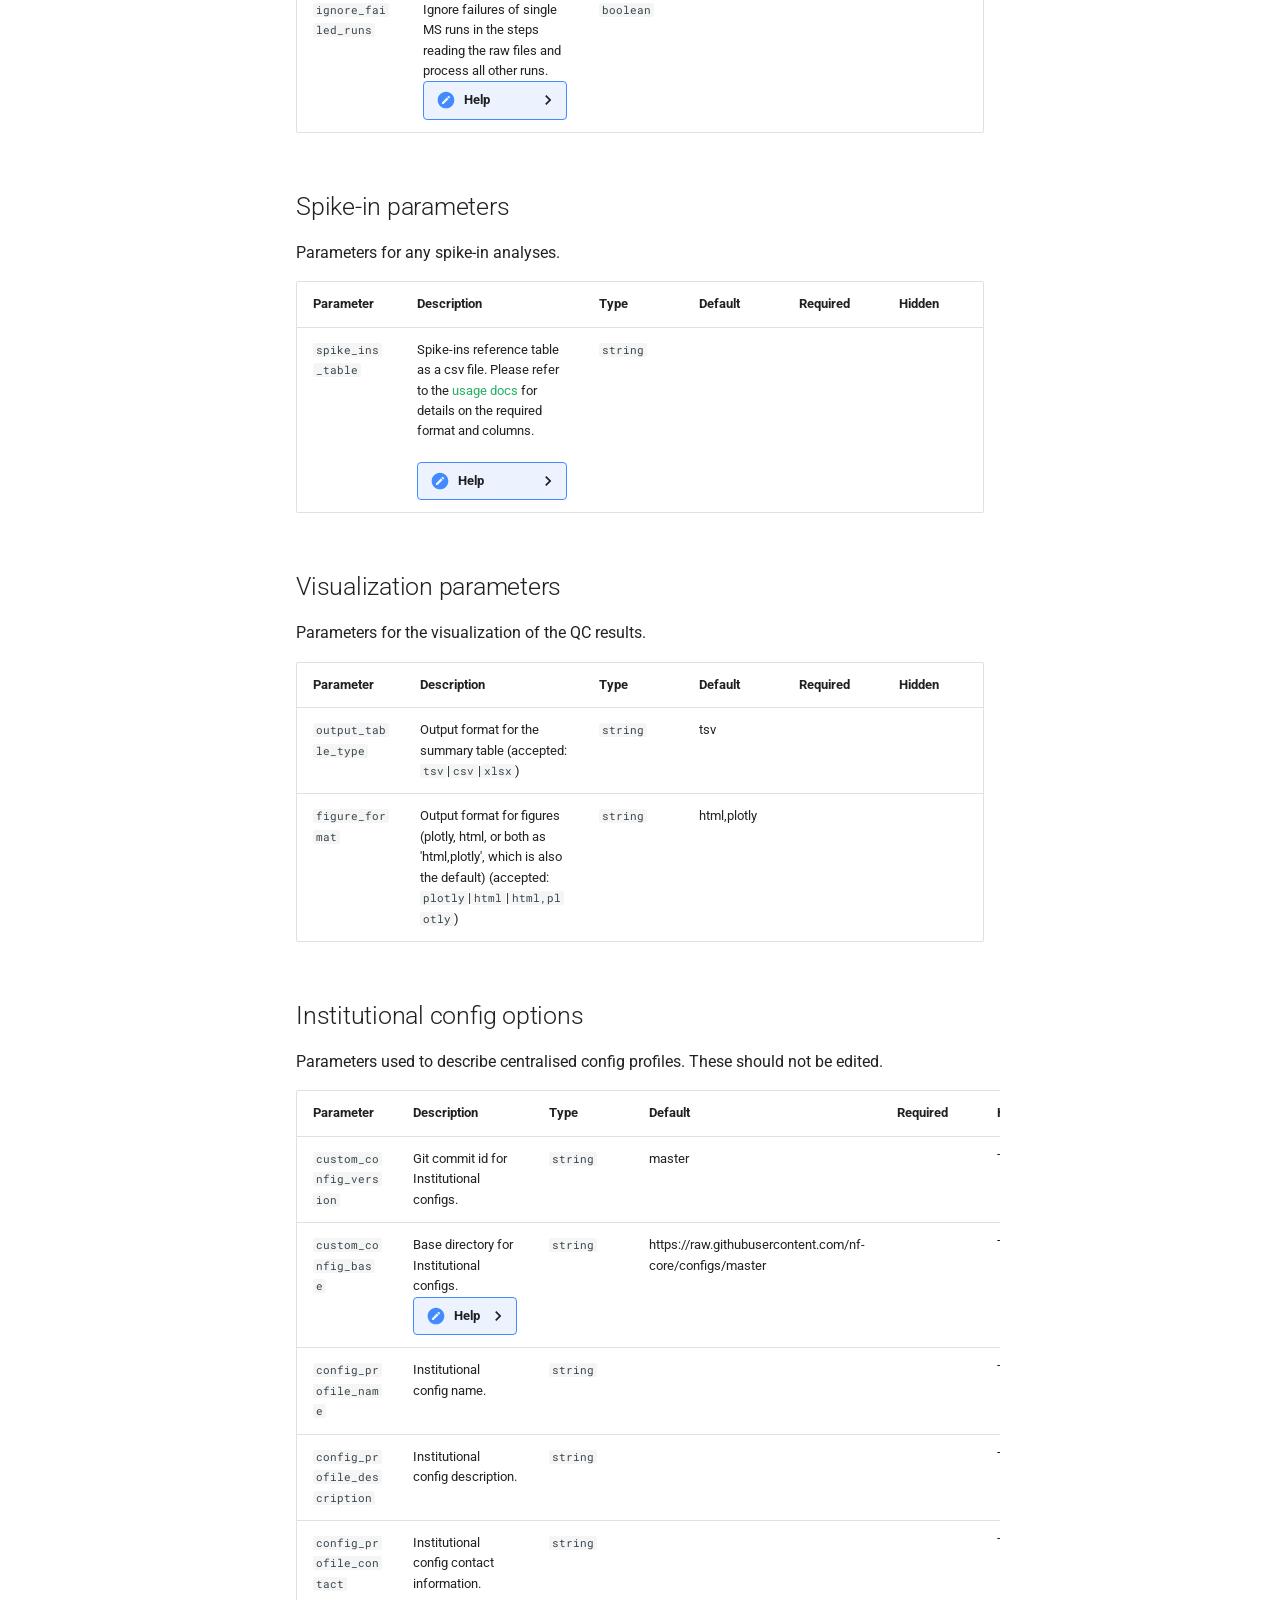
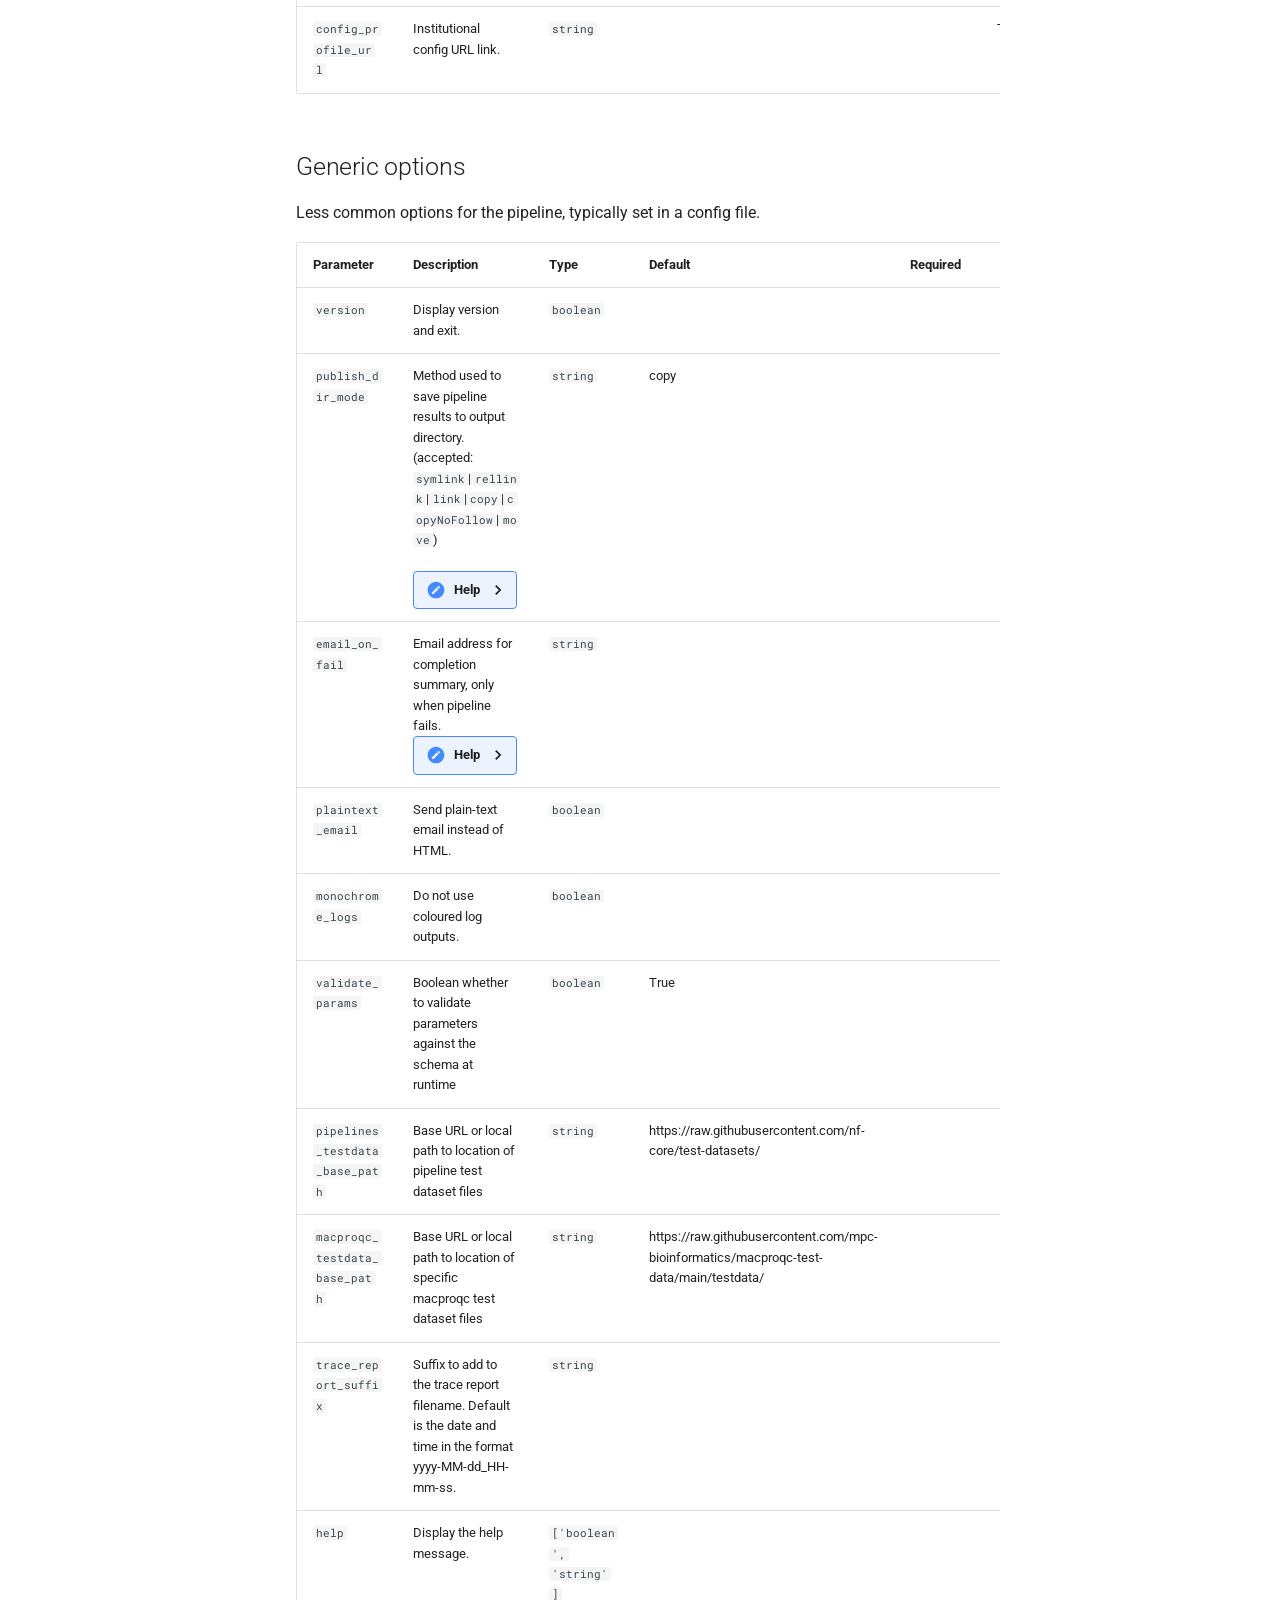
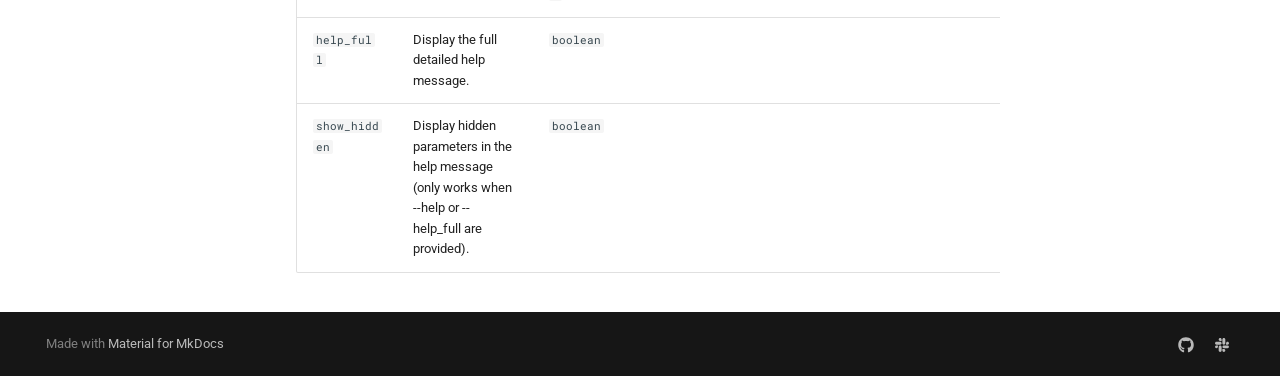
<file: parameters/index.html>
<!doctype html>
<html lang="en" class="no-js">
  <head>
    
      <meta charset="utf-8">
      <meta name="viewport" content="width=device-width,initial-scale=1">
      
        <meta name="description" content="macproqc">
      
      
      
        <link rel="canonical" href="https://mpc-bioinformatics.github.io/macproqc/parameters/">
      
      
        <link rel="prev" href="../usage/">
      
      
        <link rel="next" href="../output/">
      
      
        
      
      
      <link rel="icon" href="../images/nf-core-macproqc_logo_light.png">
      <meta name="generator" content="mkdocs-1.6.1, mkdocs-material-9.8.1">
    
    
      
        <title>Parameters - nf-core/macproqc</title>
      
    
    
      <link rel="stylesheet" href="../assets/stylesheets/main.57a0d79d.min.css">
      
        
        <link rel="stylesheet" href="../assets/stylesheets/palette.fb2fffe2.min.css">
      
      


    
    
      
    
    
      
        
        
        <link rel="preconnect" href="https://fonts.gstatic.com" crossorigin>
        <link rel="stylesheet" href="https://fonts.googleapis.com/css?family=Roboto:300,300i,400,400i,700,700i%7CRoboto+Mono:400,400i,700,700i&display=fallback">
        <style>:root{--md-text-font:"Roboto";--md-code-font:"Roboto Mono"}</style>
      
    
    
      <link rel="stylesheet" href="../stylesheets/extra.css">
    
    <script>__md_scope=new URL("..",location),__md_hash=e=>[...e].reduce(((e,_)=>(e<<5)-e+_.charCodeAt(0)),0),__md_get=(e,_=localStorage,t=__md_scope)=>JSON.parse(_.getItem(t.pathname+"."+e)),__md_set=(e,_,t=localStorage,a=__md_scope)=>{try{t.setItem(a.pathname+"."+e,JSON.stringify(_))}catch(e){}}</script>
    
      

    
    
  </head>
  
  
    
    
      
    
    
    
    
    <body dir="ltr" data-md-color-scheme="default" data-md-color-primary="custom" data-md-color-accent="indigo">
  
    
    <input class="md-toggle" data-md-toggle="drawer" type="checkbox" id="__drawer" autocomplete="off">
    <input class="md-toggle" data-md-toggle="search" type="checkbox" id="__search" autocomplete="off">
    <label class="md-overlay" for="__drawer"></label>
    <div data-md-component="skip">
      
        
        <a href="#nf-coremacproqc-pipeline-parameters" class="md-skip">
          Skip to content
        </a>
      
    </div>
    <div data-md-component="announce">
      
    </div>
    
    
      

<header class="md-header" data-md-component="header">
  <nav class="md-header__inner md-grid" aria-label="Header">
    <a href=".." title="nf-core/macproqc" class="md-header__button md-logo" aria-label="nf-core/macproqc" data-md-component="logo">
      
  <img src="../images/nf-core-macproqc_logo_light.png" alt="logo">

    </a>
    <label class="md-header__button md-icon" for="__drawer">
      
      <svg xmlns="http://www.w3.org/2000/svg" viewBox="0 0 24 24"><path d="M3 6h18v2H3zm0 5h18v2H3zm0 5h18v2H3z"/></svg>
    </label>
    <div class="md-header__title" data-md-component="header-title">
      <div class="md-header__ellipsis">
        <div class="md-header__topic">
          <span class="md-ellipsis">
            nf-core/macproqc
          </span>
        </div>
        <div class="md-header__topic" data-md-component="header-topic">
          <span class="md-ellipsis">
            
              Parameters
            
          </span>
        </div>
      </div>
    </div>
    
      
        <form class="md-header__option" data-md-component="palette">
  
    
    
    
    <input class="md-option" data-md-color-media="" data-md-color-scheme="default" data-md-color-primary="custom" data-md-color-accent="indigo"  aria-label="Switch to dark mode"  type="radio" name="__palette" id="__palette_0">
    
      <label class="md-header__button md-icon" title="Switch to dark mode" for="__palette_1" hidden>
        <svg xmlns="http://www.w3.org/2000/svg" viewBox="0 0 24 24"><path d="M12 8a4 4 0 0 0-4 4 4 4 0 0 0 4 4 4 4 0 0 0 4-4 4 4 0 0 0-4-4m0 10a6 6 0 0 1-6-6 6 6 0 0 1 6-6 6 6 0 0 1 6 6 6 6 0 0 1-6 6m8-9.31V4h-4.69L12 .69 8.69 4H4v4.69L.69 12 4 15.31V20h4.69L12 23.31 15.31 20H20v-4.69L23.31 12z"/></svg>
      </label>
    
  
    
    
    
    <input class="md-option" data-md-color-media="" data-md-color-scheme="slate" data-md-color-primary="custom" data-md-color-accent="indigo"  aria-label="Switch to light mode"  type="radio" name="__palette" id="__palette_1">
    
      <label class="md-header__button md-icon" title="Switch to light mode" for="__palette_0" hidden>
        <svg xmlns="http://www.w3.org/2000/svg" viewBox="0 0 24 24"><path d="M12 18c-.89 0-1.74-.2-2.5-.55C11.56 16.5 13 14.42 13 12s-1.44-4.5-3.5-5.45C10.26 6.2 11.11 6 12 6a6 6 0 0 1 6 6 6 6 0 0 1-6 6m8-9.31V4h-4.69L12 .69 8.69 4H4v4.69L.69 12 4 15.31V20h4.69L12 23.31 15.31 20H20v-4.69L23.31 12z"/></svg>
      </label>
    
  
</form>
      
    
    
      <script>var palette=__md_get("__palette");if(palette&&palette.color){if("(prefers-color-scheme)"===palette.color.media){var media=matchMedia("(prefers-color-scheme: light)"),input=document.querySelector(media.matches?"[data-md-color-media='(prefers-color-scheme: light)']":"[data-md-color-media='(prefers-color-scheme: dark)']");palette.color.media=input.getAttribute("data-md-color-media"),palette.color.scheme=input.getAttribute("data-md-color-scheme"),palette.color.primary=input.getAttribute("data-md-color-primary"),palette.color.accent=input.getAttribute("data-md-color-accent")}for(var[key,value]of Object.entries(palette.color))document.body.setAttribute("data-md-color-"+key,value)}</script>
    
    
    
      
      
        <label class="md-header__button md-icon" for="__search">
          
          <svg xmlns="http://www.w3.org/2000/svg" viewBox="0 0 24 24"><path d="M9.5 3A6.5 6.5 0 0 1 16 9.5c0 1.61-.59 3.09-1.56 4.23l.27.27h.79l5 5-1.5 1.5-5-5v-.79l-.27-.27A6.52 6.52 0 0 1 9.5 16 6.5 6.5 0 0 1 3 9.5 6.5 6.5 0 0 1 9.5 3m0 2C7 5 5 7 5 9.5S7 14 9.5 14 14 12 14 9.5 12 5 9.5 5"/></svg>
        </label>
        <div class="md-search" data-md-component="search" role="dialog">
  <label class="md-search__overlay" for="__search"></label>
  <div class="md-search__inner" role="search">
    <form class="md-search__form" name="search">
      <input type="text" class="md-search__input" name="query" aria-label="Search" placeholder="Search" autocapitalize="off" autocorrect="off" autocomplete="off" spellcheck="false" data-md-component="search-query" required>
      <label class="md-search__icon md-icon" for="__search">
        
        <svg xmlns="http://www.w3.org/2000/svg" viewBox="0 0 24 24"><path d="M9.5 3A6.5 6.5 0 0 1 16 9.5c0 1.61-.59 3.09-1.56 4.23l.27.27h.79l5 5-1.5 1.5-5-5v-.79l-.27-.27A6.52 6.52 0 0 1 9.5 16 6.5 6.5 0 0 1 3 9.5 6.5 6.5 0 0 1 9.5 3m0 2C7 5 5 7 5 9.5S7 14 9.5 14 14 12 14 9.5 12 5 9.5 5"/></svg>
        
        <svg xmlns="http://www.w3.org/2000/svg" viewBox="0 0 24 24"><path d="M20 11v2H8l5.5 5.5-1.42 1.42L4.16 12l7.92-7.92L13.5 5.5 8 11z"/></svg>
      </label>
      <nav class="md-search__options" aria-label="Search">
        
        <button type="reset" class="md-search__icon md-icon" title="Clear" aria-label="Clear" tabindex="-1">
          
          <svg xmlns="http://www.w3.org/2000/svg" viewBox="0 0 24 24"><path d="M19 6.41 17.59 5 12 10.59 6.41 5 5 6.41 10.59 12 5 17.59 6.41 19 12 13.41 17.59 19 19 17.59 13.41 12z"/></svg>
        </button>
      </nav>
      
        <div class="md-search__suggest" data-md-component="search-suggest"></div>
      
    </form>
    <div class="md-search__output">
      <div class="md-search__scrollwrap" tabindex="0" data-md-scrollfix>
        <div class="md-search-result" data-md-component="search-result">
          <div class="md-search-result__meta">
            Initializing search
          </div>
          <ol class="md-search-result__list" role="presentation"></ol>
        </div>
      </div>
    </div>
  </div>
</div>
      
    
    
      <div class="md-header__source">
        <a href="https://github.com/mpc-bioinformatics/macproqc" title="Go to repository" class="md-source" data-md-component="source">
  <div class="md-source__icon md-icon">
    
    <svg xmlns="http://www.w3.org/2000/svg" viewBox="0 0 448 512"><!--! Font Awesome Free 7.1.0 by @fontawesome - https://fontawesome.com License - https://fontawesome.com/license/free (Icons: CC BY 4.0, Fonts: SIL OFL 1.1, Code: MIT License) Copyright 2025 Fonticons, Inc.--><path d="M439.6 236.1 244 40.5c-5.4-5.5-12.8-8.5-20.4-8.5s-15 3-20.4 8.4L162.5 81l51.5 51.5c27.1-9.1 52.7 16.8 43.4 43.7l49.7 49.7c34.2-11.8 61.2 31 35.5 56.7-26.5 26.5-70.2-2.9-56-37.3L240.3 199v121.9c25.3 12.5 22.3 41.8 9.1 55-6.4 6.4-15.2 10.1-24.3 10.1s-17.8-3.6-24.3-10.1c-17.6-17.6-11.1-46.9 11.2-56v-123c-20.8-8.5-24.6-30.7-18.6-45L142.6 101 8.5 235.1C3 240.6 0 247.9 0 255.5s3 15 8.5 20.4l195.6 195.7c5.4 5.4 12.7 8.4 20.4 8.4s15-3 20.4-8.4l194.7-194.7c5.4-5.4 8.4-12.8 8.4-20.4s-3-15-8.4-20.4"/></svg>
  </div>
  <div class="md-source__repository">
    mpc-bioinformatics/macproqc
  </div>
</a>
      </div>
    
  </nav>
  
</header>
    
    <div class="md-container" data-md-component="container">
      
      
        
          
            
<nav class="md-tabs" aria-label="Tabs" data-md-component="tabs">
  <div class="md-grid">
    <ul class="md-tabs__list">
      
        
  
  
  
  
    <li class="md-tabs__item">
      <a href=".." class="md-tabs__link">
        
  
  
    
  
  Home

      </a>
    </li>
  

      
        
  
  
  
  
    <li class="md-tabs__item">
      <a href="../usage/" class="md-tabs__link">
        
  
  
    
  
  Usage

      </a>
    </li>
  

      
        
  
  
  
    
  
  
    <li class="md-tabs__item md-tabs__item--active">
      <a href="./" class="md-tabs__link">
        
  
  
    
  
  Parameters

      </a>
    </li>
  

      
        
  
  
  
  
    <li class="md-tabs__item">
      <a href="../output/" class="md-tabs__link">
        
  
  
    
  
  Output

      </a>
    </li>
  

      
        
  
  
  
  
    <li class="md-tabs__item">
      <a href="../CONTRIBUTING/" class="md-tabs__link">
        
  
  
    
  
  Contributing

      </a>
    </li>
  

      
    </ul>
  </div>
</nav>
          
        
      
      <main class="md-main" data-md-component="main">
        <div class="md-main__inner md-grid">
          
            
              
              <div class="md-sidebar md-sidebar--primary" data-md-component="sidebar" data-md-type="navigation" >
                <div class="md-sidebar__scrollwrap">
                  <div class="md-sidebar__inner">
                    


  


<nav class="md-nav md-nav--primary md-nav--lifted" aria-label="Navigation" data-md-level="0">
  <label class="md-nav__title" for="__drawer">
    <a href=".." title="nf-core/macproqc" class="md-nav__button md-logo" aria-label="nf-core/macproqc" data-md-component="logo">
      
  <img src="../images/nf-core-macproqc_logo_light.png" alt="logo">

    </a>
    nf-core/macproqc
  </label>
  
    <div class="md-nav__source">
      <a href="https://github.com/mpc-bioinformatics/macproqc" title="Go to repository" class="md-source" data-md-component="source">
  <div class="md-source__icon md-icon">
    
    <svg xmlns="http://www.w3.org/2000/svg" viewBox="0 0 448 512"><!--! Font Awesome Free 7.1.0 by @fontawesome - https://fontawesome.com License - https://fontawesome.com/license/free (Icons: CC BY 4.0, Fonts: SIL OFL 1.1, Code: MIT License) Copyright 2025 Fonticons, Inc.--><path d="M439.6 236.1 244 40.5c-5.4-5.5-12.8-8.5-20.4-8.5s-15 3-20.4 8.4L162.5 81l51.5 51.5c27.1-9.1 52.7 16.8 43.4 43.7l49.7 49.7c34.2-11.8 61.2 31 35.5 56.7-26.5 26.5-70.2-2.9-56-37.3L240.3 199v121.9c25.3 12.5 22.3 41.8 9.1 55-6.4 6.4-15.2 10.1-24.3 10.1s-17.8-3.6-24.3-10.1c-17.6-17.6-11.1-46.9 11.2-56v-123c-20.8-8.5-24.6-30.7-18.6-45L142.6 101 8.5 235.1C3 240.6 0 247.9 0 255.5s3 15 8.5 20.4l195.6 195.7c5.4 5.4 12.7 8.4 20.4 8.4s15-3 20.4-8.4l194.7-194.7c5.4-5.4 8.4-12.8 8.4-20.4s-3-15-8.4-20.4"/></svg>
  </div>
  <div class="md-source__repository">
    mpc-bioinformatics/macproqc
  </div>
</a>
    </div>
  
  <ul class="md-nav__list" data-md-scrollfix>
    
      
      
  
  
  
  
    <li class="md-nav__item">
      <a href=".." class="md-nav__link">
        
  
  
  <span class="md-ellipsis">
    
  
    Home
  

    
  </span>
  
  

      </a>
    </li>
  

    
      
      
  
  
  
  
    <li class="md-nav__item">
      <a href="../usage/" class="md-nav__link">
        
  
  
  <span class="md-ellipsis">
    
  
    Usage
  

    
  </span>
  
  

      </a>
    </li>
  

    
      
      
  
  
    
  
  
  
    <li class="md-nav__item md-nav__item--active">
      
      <input class="md-nav__toggle md-toggle" type="checkbox" id="__toc">
      
      
        
      
      
        <label class="md-nav__link md-nav__link--active" for="__toc">
          
  
  
  <span class="md-ellipsis">
    
  
    Parameters
  

    
  </span>
  
  

          <span class="md-nav__icon md-icon"></span>
        </label>
      
      <a href="./" class="md-nav__link md-nav__link--active">
        
  
  
  <span class="md-ellipsis">
    
  
    Parameters
  

    
  </span>
  
  

      </a>
      
        

<nav class="md-nav md-nav--secondary" aria-label="Table of contents">
  
  
  
    
  
  
    <label class="md-nav__title" for="__toc">
      <span class="md-nav__icon md-icon"></span>
      Table of contents
    </label>
    <ul class="md-nav__list" data-md-component="toc" data-md-scrollfix>
      
        <li class="md-nav__item">
  <a href="#inputoutput-options" class="md-nav__link">
    <span class="md-ellipsis">
      
        Input/output options
      
    </span>
  </a>
  
</li>
      
        <li class="md-nav__item">
  <a href="#fasta-parameters" class="md-nav__link">
    <span class="md-ellipsis">
      
        FASTA parameters
      
    </span>
  </a>
  
</li>
      
        <li class="md-nav__item">
  <a href="#identification-parameters" class="md-nav__link">
    <span class="md-ellipsis">
      
        Identification parameters
      
    </span>
  </a>
  
</li>
      
        <li class="md-nav__item">
  <a href="#pipeline-steps" class="md-nav__link">
    <span class="md-ellipsis">
      
        Pipeline steps
      
    </span>
  </a>
  
</li>
      
        <li class="md-nav__item">
  <a href="#spike-in-parameters" class="md-nav__link">
    <span class="md-ellipsis">
      
        Spike-in parameters
      
    </span>
  </a>
  
</li>
      
        <li class="md-nav__item">
  <a href="#visualization-parameters" class="md-nav__link">
    <span class="md-ellipsis">
      
        Visualization parameters
      
    </span>
  </a>
  
</li>
      
        <li class="md-nav__item">
  <a href="#institutional-config-options" class="md-nav__link">
    <span class="md-ellipsis">
      
        Institutional config options
      
    </span>
  </a>
  
</li>
      
        <li class="md-nav__item">
  <a href="#generic-options" class="md-nav__link">
    <span class="md-ellipsis">
      
        Generic options
      
    </span>
  </a>
  
</li>
      
    </ul>
  
</nav>
      
    </li>
  

    
      
      
  
  
  
  
    <li class="md-nav__item">
      <a href="../output/" class="md-nav__link">
        
  
  
  <span class="md-ellipsis">
    
  
    Output
  

    
  </span>
  
  

      </a>
    </li>
  

    
      
      
  
  
  
  
    <li class="md-nav__item">
      <a href="../CONTRIBUTING/" class="md-nav__link">
        
  
  
  <span class="md-ellipsis">
    
  
    Contributing
  

    
  </span>
  
  

      </a>
    </li>
  

    
  </ul>
</nav>
                  </div>
                </div>
              </div>
            
            
              
              <div class="md-sidebar md-sidebar--secondary" data-md-component="sidebar" data-md-type="toc" >
                <div class="md-sidebar__scrollwrap">
                  <div class="md-sidebar__inner">
                    

<nav class="md-nav md-nav--secondary" aria-label="Table of contents">
  
  
  
    
  
  
    <label class="md-nav__title" for="__toc">
      <span class="md-nav__icon md-icon"></span>
      Table of contents
    </label>
    <ul class="md-nav__list" data-md-component="toc" data-md-scrollfix>
      
        <li class="md-nav__item">
  <a href="#inputoutput-options" class="md-nav__link">
    <span class="md-ellipsis">
      
        Input/output options
      
    </span>
  </a>
  
</li>
      
        <li class="md-nav__item">
  <a href="#fasta-parameters" class="md-nav__link">
    <span class="md-ellipsis">
      
        FASTA parameters
      
    </span>
  </a>
  
</li>
      
        <li class="md-nav__item">
  <a href="#identification-parameters" class="md-nav__link">
    <span class="md-ellipsis">
      
        Identification parameters
      
    </span>
  </a>
  
</li>
      
        <li class="md-nav__item">
  <a href="#pipeline-steps" class="md-nav__link">
    <span class="md-ellipsis">
      
        Pipeline steps
      
    </span>
  </a>
  
</li>
      
        <li class="md-nav__item">
  <a href="#spike-in-parameters" class="md-nav__link">
    <span class="md-ellipsis">
      
        Spike-in parameters
      
    </span>
  </a>
  
</li>
      
        <li class="md-nav__item">
  <a href="#visualization-parameters" class="md-nav__link">
    <span class="md-ellipsis">
      
        Visualization parameters
      
    </span>
  </a>
  
</li>
      
        <li class="md-nav__item">
  <a href="#institutional-config-options" class="md-nav__link">
    <span class="md-ellipsis">
      
        Institutional config options
      
    </span>
  </a>
  
</li>
      
        <li class="md-nav__item">
  <a href="#generic-options" class="md-nav__link">
    <span class="md-ellipsis">
      
        Generic options
      
    </span>
  </a>
  
</li>
      
    </ul>
  
</nav>
                  </div>
                </div>
              </div>
            
          
          
            <div class="md-content" data-md-component="content">
              
              <article class="md-content__inner md-typeset">
                
                  


  
    <a href="https://github.com/mpc-bioinformatics/macproqc/edit/main/docs/parameters.md" title="Edit this page" class="md-content__button md-icon" rel="edit">
      
      <svg xmlns="http://www.w3.org/2000/svg" viewBox="0 0 24 24"><path d="M10 20H6V4h7v5h5v3.1l2-2V8l-6-6H6c-1.1 0-2 .9-2 2v16c0 1.1.9 2 2 2h4zm10.2-7c.1 0 .3.1.4.2l1.3 1.3c.2.2.2.6 0 .8l-1 1-2.1-2.1 1-1c.1-.1.2-.2.4-.2m0 3.9L14.1 23H12v-2.1l6.1-6.1z"/></svg>
    </a>
  
  


<h1 id="nf-coremacproqc-pipeline-parameters">nf-core/macproqc pipeline parameters<a class="headerlink" href="#nf-coremacproqc-pipeline-parameters" title="Permanent link">&para;</a></h1>
<p>A workflow for the quality control of mass spectrometry-based proteomics analyses</p>
<h2 id="inputoutput-options">Input/output options<a class="headerlink" href="#inputoutput-options" title="Permanent link">&para;</a></h2>
<p>Define where the pipeline should find input data and save output data.</p>
<table>
<thead>
<tr>
<th>Parameter</th>
<th>Description</th>
<th>Type</th>
<th>Default</th>
<th>Required</th>
<th>Hidden</th>
</tr>
</thead>
<tbody>
<tr>
<td><code>input</code></td>
<td>Path to comma-separated file containing information about the samples in the experiment. <details><summary>Help</summary><small>You will need to create a design file with information about the samples in your experiment before running the pipeline. Use this parameter to specify its location. It has to be a comma-separated file with 3 columns, and a header row. See <a href="https://mpc-bioinformatics.github.io/macproqc/usage/#samplesheet-input">usage docs</a>.</small></details></td>
<td><code>string</code></td>
<td></td>
<td></td>
<td></td>
</tr>
<tr>
<td><code>input_hdf5_dir</code></td>
<td>Directory containing previously extracted metric HDF5 files (*.hdf5), as an alternative to --input. <details><summary>Help</summary><small>Only used together with --skip_metrics_extraction, e.g. to re-run the mzQC export and/or the visualization on the HDF5 files of an earlier run (written to <outdir>/metrics/hdf5). Cannot be combined with --input.</small></details></td>
<td><code>string</code></td>
<td></td>
<td></td>
<td></td>
</tr>
<tr>
<td><code>outdir</code></td>
<td>The output directory where the results will be saved. You have to use absolute paths to storage on Cloud infrastructure.</td>
<td><code>string</code></td>
<td></td>
<td>True</td>
<td></td>
</tr>
<tr>
<td><code>email</code></td>
<td>Email address for completion summary. <details><summary>Help</summary><small>Set this parameter to your e-mail address to get a summary e-mail with details of the run sent to you when the workflow exits. If set in your user config file (<code>~/.nextflow/config</code>) then you don't need to specify this on the command line for every run.</small></details></td>
<td><code>string</code></td>
<td></td>
<td></td>
<td></td>
</tr>
</tbody>
</table>
<h2 id="fasta-parameters">FASTA parameters<a class="headerlink" href="#fasta-parameters" title="Permanent link">&para;</a></h2>
<p>Database settings, to specify the FASTA, create decoys, ...</p>
<table>
<thead>
<tr>
<th>Parameter</th>
<th>Description</th>
<th>Type</th>
<th>Default</th>
<th>Required</th>
<th>Hidden</th>
</tr>
</thead>
<tbody>
<tr>
<td><code>fasta</code></td>
<td>Global input FASTA protein database <details><summary>Help</summary><small>Path to a single protein database file applied to all MS runs. Whether the file already contains decoys is controlled by --skip_decoy_generation.</small></details></td>
<td><code>string</code></td>
<td></td>
<td></td>
<td></td>
</tr>
<tr>
<td><code>skip_decoy_generation</code></td>
<td>Add this parameter when you want to skip the generation of the decoy database. <details><summary>Help</summary><small>If you want to use your own decoys, you can specify a dataset that includes decoy sequences.</small></details></td>
<td><code>boolean</code></td>
<td></td>
<td></td>
<td></td>
</tr>
<tr>
<td><code>decoy_string</code></td>
<td>String that is combined with the accession of the protein identifier to indicate a decoy protein. <details><summary>Help</summary><small>This is passed to the decoy generation as well as to tools using this. Usually, this is a prefix of the protein accession.</small></details></td>
<td><code>string</code></td>
<td>DECOY_</td>
<td></td>
<td></td>
</tr>
<tr>
<td><code>decoy_method</code></td>
<td>Method used to generate decoy sequences. (accepted: <code>reverse</code>|<code>shuffle</code>) <details><summary>Help</summary><small>Passed directly to OpenMS DecoyDatabase. Valid values are 'reverse' (default) and 'shuffle'. Has no effect when --skip_decoy_generation is set.</small></details></td>
<td><code>string</code></td>
<td>reverse</td>
<td></td>
<td></td>
</tr>
<tr>
<td><code>save_decoy_database</code></td>
<td>Set this parameter to true to save the generated decoy database (for later usage).</td>
<td><code>boolean</code></td>
<td></td>
<td></td>
<td></td>
</tr>
</tbody>
</table>
<h2 id="identification-parameters">Identification parameters<a class="headerlink" href="#identification-parameters" title="Permanent link">&para;</a></h2>
<p>Search engine specific settings and general settings for the identification of peptides and proteins in MS data. Additional untypical parameters can be adjucted by the modules.config, see there for reference.</p>
<table>
<thead>
<tr>
<th>Parameter</th>
<th>Description</th>
<th>Type</th>
<th>Default</th>
<th>Required</th>
<th>Hidden</th>
</tr>
</thead>
<tbody>
<tr>
<td><code>comet_config_template</code></td>
<td>This is the default comet parameters file. In this file, parameters can be set, which are neither passed by common runtime (threads, fasta, ...) or by common search engine parameters. If not set or null, the provided default in assets is used.</td>
<td><code>string</code></td>
<td></td>
<td></td>
<td></td>
</tr>
<tr>
<td><code>peptide_mass_tolerance_upper</code></td>
<td>Comet parameter: peptide_mass_tolerance_upper, upper bound of the precursor mass tolerance</td>
<td><code>number</code></td>
<td>5</td>
<td></td>
<td></td>
</tr>
<tr>
<td><code>peptide_mass_tolerance_lower</code></td>
<td>Comet parameter: peptide_mass_tolerance_lower, lower bound of the precursor mass tolerance; USUALLY NEGATIVE TO BE LOWER THAN 0</td>
<td><code>number</code></td>
<td>-5</td>
<td></td>
<td></td>
</tr>
<tr>
<td><code>peptide_mass_units</code></td>
<td>Comet parameter: peptide_mass_units, 0=amu, 1=mmu, 2=ppm</td>
<td><code>integer</code></td>
<td>2</td>
<td></td>
<td></td>
</tr>
<tr>
<td><code>isotope_error</code></td>
<td>Comet parameter: isotope_error, 0=off, 1=0/1 (C13 error), 2=0/1/2, 3=0/1/2/3, 4=-1/0/1/2/3, 5=-1/0/1</td>
<td><code>integer</code></td>
<td>2</td>
<td></td>
<td></td>
</tr>
<tr>
<td><code>fragment_bin_tol</code></td>
<td>Comet parameter: fragment_bin_tol, binning to use on fragment ions</td>
<td><code>number</code></td>
<td>0.02</td>
<td></td>
<td></td>
</tr>
<tr>
<td><code>fragment_bin_offset</code></td>
<td>Comet parameter: fragment_bin_offset, offset position to start the binning (0.0 to 1.0)</td>
<td><code>number</code></td>
<td>0</td>
<td></td>
<td></td>
</tr>
<tr>
<td><code>theoretical_fragment_ions</code></td>
<td>Comet parameter: theoretical_fragment_ions, 0=use flanking peaks, 1=M peak only</td>
<td><code>integer</code></td>
<td>0</td>
<td></td>
<td></td>
</tr>
<tr>
<td><code>psms_per_spectrum</code></td>
<td>Comet parameter: num_output_lines: num peptide results to show</td>
<td><code>integer</code></td>
<td>5</td>
<td></td>
<td></td>
</tr>
<tr>
<td><code>variable_modifications</code></td>
<td>Comet parameter: adjust or add the variable modifications to overwrite in the template. The actual string MUST be in single quotes inside a string, like "'variable_mod01 = 15.9949 M 0 3 -1 0 0 0.0'". Variables are defined like in the comet params file (with 'variable_modXX = ...'). Multiple modifications can be defined by separating them with a semicolon.</td>
<td><code>string</code></td>
<td></td>
<td></td>
<td></td>
</tr>
<tr>
<td><code>static_modifications</code></td>
<td>Comet parameter: set the variable modifications to overwrite in the template.The actual string MUST be in single quotes inside a string, like "'add_C_cysteine = 57.021464'". The variables are defined like in the comet params file (with 'add_XX_... = ...'). Multiple modifications can be defined by separating them with a semicolon.</td>
<td><code>string</code></td>
<td></td>
<td></td>
<td></td>
</tr>
<tr>
<td><code>label_modifications</code></td>
<td>Additional Comet static modifications appended only for the labelled COMETCONFIG search. Use the same syntax as static_modifications, for example "'add_K_lysine = 8.014199;add_R_arginine = 10.008269'". <details><summary>Help</summary><small>If set, a second (labelled) search is performed, which is only used to find labelled spike-ins for the XIC extraction (see --spike_ins_table). It is optional for the spike-in metrics and does not affect any other QC metric. This allows searching for the labels as static modifications, instead of adding them as variable modifications to the general identification.</small></details></td>
<td><code>string</code></td>
<td></td>
<td></td>
<td></td>
</tr>
<tr>
<td><code>pia_fdr_threshold</code></td>
<td>FDR threshold used by PIA for the final PSM-, peptide- and protein-level filtering.</td>
<td><code>number</code></td>
<td>0.01</td>
<td></td>
<td></td>
</tr>
<tr>
<td><code>pia_prefilter_threshold</code></td>
<td>FDR threshold used by PIA's optional PSM-level pre-filtering pass, run before the final --pia_fdr_threshold analysis on the unlabelled search to speed up the total time and reduce the memory consumption for the whole analysis. Set to 0 to disable pre-filtering.</td>
<td><code>number</code></td>
<td>0.05</td>
<td></td>
<td></td>
</tr>
</tbody>
</table>
<h2 id="pipeline-steps">Pipeline steps<a class="headerlink" href="#pipeline-steps" title="Permanent link">&para;</a></h2>
<p>Enable or disable single steps of the pipeline.</p>
<table>
<thead>
<tr>
<th>Parameter</th>
<th>Description</th>
<th>Type</th>
<th>Default</th>
<th>Required</th>
<th>Hidden</th>
</tr>
</thead>
<tbody>
<tr>
<td><code>skip_metrics_extraction</code></td>
<td>Skip the metrics extraction (spectra preparation, identification and metric collection). <details><summary>Help</summary><small>Requires --input_hdf5_dir instead of --input, pointing to the HDF5 files of an earlier run.</small></details></td>
<td><code>boolean</code></td>
<td></td>
<td></td>
<td></td>
</tr>
<tr>
<td><code>skip_identification</code></td>
<td>Skip the identification (Comet and PIA) during the metrics extraction. <details><summary>Help</summary><small>No identification based metrics are collected and no --fasta is needed. Spike-in metrics (if --spike_ins_table is given) use only the retention time windows of the table.</small></details></td>
<td><code>boolean</code></td>
<td></td>
<td></td>
<td></td>
</tr>
<tr>
<td><code>skip_mzqc_export</code></td>
<td>Skip the export of the metrics to mzQC.</td>
<td><code>boolean</code></td>
<td></td>
<td></td>
<td></td>
</tr>
<tr>
<td><code>skip_visualization</code></td>
<td>Skip the visualization of the metrics.</td>
<td><code>boolean</code></td>
<td></td>
<td></td>
<td></td>
</tr>
<tr>
<td><code>ignore_failed_runs</code></td>
<td>Ignore failures of single MS runs in the steps reading the raw files and process all other runs. <details><summary>Help</summary><small>Failures in the decompression, mzML conversion, instrument header metrics and XIC extraction of single MS runs (e.g. caused by broken raw files) are ignored, instead of stopping the whole pipeline. The affected runs are missing in the results or have incomplete metrics, a warning is shown for each of them and at the end of the pipeline. Failures in any other step still stop the pipeline.</small></details></td>
<td><code>boolean</code></td>
<td></td>
<td></td>
<td></td>
</tr>
</tbody>
</table>
<h2 id="spike-in-parameters">Spike-in parameters<a class="headerlink" href="#spike-in-parameters" title="Permanent link">&para;</a></h2>
<p>Parameters for any spike-in analyses.</p>
<table>
<thead>
<tr>
<th>Parameter</th>
<th>Description</th>
<th>Type</th>
<th>Default</th>
<th>Required</th>
<th>Hidden</th>
</tr>
</thead>
<tbody>
<tr>
<td><code>spike_ins_table</code></td>
<td>Spike-ins reference table as a csv file. Please refer to the <a href="https://mpc-bioinformatics.github.io/macproqc/usage">usage docs</a> for details on the required format and columns. <details><summary>Help</summary><small>This parameter points to the table defining spike in peptides. If this is not provided, any spike in metrics will be deactivated.</small></details></td>
<td><code>string</code></td>
<td></td>
<td></td>
<td></td>
</tr>
</tbody>
</table>
<h2 id="visualization-parameters">Visualization parameters<a class="headerlink" href="#visualization-parameters" title="Permanent link">&para;</a></h2>
<p>Parameters for the visualization of the QC results.</p>
<table>
<thead>
<tr>
<th>Parameter</th>
<th>Description</th>
<th>Type</th>
<th>Default</th>
<th>Required</th>
<th>Hidden</th>
</tr>
</thead>
<tbody>
<tr>
<td><code>output_table_type</code></td>
<td>Output format for the summary table (accepted: <code>tsv</code>|<code>csv</code>|<code>xlsx</code>)</td>
<td><code>string</code></td>
<td>tsv</td>
<td></td>
<td></td>
</tr>
<tr>
<td><code>figure_format</code></td>
<td>Output format for figures (plotly, html, or both as 'html,plotly', which is also the default) (accepted: <code>plotly</code>|<code>html</code>|<code>html,plotly</code>)</td>
<td><code>string</code></td>
<td>html,plotly</td>
<td></td>
<td></td>
</tr>
</tbody>
</table>
<h2 id="institutional-config-options">Institutional config options<a class="headerlink" href="#institutional-config-options" title="Permanent link">&para;</a></h2>
<p>Parameters used to describe centralised config profiles. These should not be edited.</p>
<table>
<thead>
<tr>
<th>Parameter</th>
<th>Description</th>
<th>Type</th>
<th>Default</th>
<th>Required</th>
<th>Hidden</th>
</tr>
</thead>
<tbody>
<tr>
<td><code>custom_config_version</code></td>
<td>Git commit id for Institutional configs.</td>
<td><code>string</code></td>
<td>master</td>
<td></td>
<td>True</td>
</tr>
<tr>
<td><code>custom_config_base</code></td>
<td>Base directory for Institutional configs. <details><summary>Help</summary><small>If you're running offline, Nextflow will not be able to fetch the institutional config files from the internet. If you don't need them, then this is not a problem. If you do need them, you should download the files from the repo and tell Nextflow where to find them with this parameter.</small></details></td>
<td><code>string</code></td>
<td>https://raw.githubusercontent.com/nf-core/configs/master</td>
<td></td>
<td>True</td>
</tr>
<tr>
<td><code>config_profile_name</code></td>
<td>Institutional config name.</td>
<td><code>string</code></td>
<td></td>
<td></td>
<td>True</td>
</tr>
<tr>
<td><code>config_profile_description</code></td>
<td>Institutional config description.</td>
<td><code>string</code></td>
<td></td>
<td></td>
<td>True</td>
</tr>
<tr>
<td><code>config_profile_contact</code></td>
<td>Institutional config contact information.</td>
<td><code>string</code></td>
<td></td>
<td></td>
<td>True</td>
</tr>
<tr>
<td><code>config_profile_url</code></td>
<td>Institutional config URL link.</td>
<td><code>string</code></td>
<td></td>
<td></td>
<td>True</td>
</tr>
</tbody>
</table>
<h2 id="generic-options">Generic options<a class="headerlink" href="#generic-options" title="Permanent link">&para;</a></h2>
<p>Less common options for the pipeline, typically set in a config file.</p>
<table>
<thead>
<tr>
<th>Parameter</th>
<th>Description</th>
<th>Type</th>
<th>Default</th>
<th>Required</th>
<th>Hidden</th>
</tr>
</thead>
<tbody>
<tr>
<td><code>version</code></td>
<td>Display version and exit.</td>
<td><code>boolean</code></td>
<td></td>
<td></td>
<td>True</td>
</tr>
<tr>
<td><code>publish_dir_mode</code></td>
<td>Method used to save pipeline results to output directory. (accepted: <code>symlink</code>|<code>rellink</code>|<code>link</code>|<code>copy</code>|<code>copyNoFollow</code>|<code>move</code>) <details><summary>Help</summary><small>The Nextflow <code>publishDir</code> option specifies which intermediate files should be saved to the output directory. This option tells the pipeline what method should be used to move these files. See <a href="https://www.nextflow.io/docs/latest/process.html#publishdir">Nextflow docs</a> for details.</small></details></td>
<td><code>string</code></td>
<td>copy</td>
<td></td>
<td>True</td>
</tr>
<tr>
<td><code>email_on_fail</code></td>
<td>Email address for completion summary, only when pipeline fails. <details><summary>Help</summary><small>An email address to send a summary email to when the pipeline is completed - ONLY sent if the pipeline does not exit successfully.</small></details></td>
<td><code>string</code></td>
<td></td>
<td></td>
<td>True</td>
</tr>
<tr>
<td><code>plaintext_email</code></td>
<td>Send plain-text email instead of HTML.</td>
<td><code>boolean</code></td>
<td></td>
<td></td>
<td>True</td>
</tr>
<tr>
<td><code>monochrome_logs</code></td>
<td>Do not use coloured log outputs.</td>
<td><code>boolean</code></td>
<td></td>
<td></td>
<td>True</td>
</tr>
<tr>
<td><code>validate_params</code></td>
<td>Boolean whether to validate parameters against the schema at runtime</td>
<td><code>boolean</code></td>
<td>True</td>
<td></td>
<td>True</td>
</tr>
<tr>
<td><code>pipelines_testdata_base_path</code></td>
<td>Base URL or local path to location of pipeline test dataset files</td>
<td><code>string</code></td>
<td>https://raw.githubusercontent.com/nf-core/test-datasets/</td>
<td></td>
<td>True</td>
</tr>
<tr>
<td><code>macproqc_testdata_base_path</code></td>
<td>Base URL or local path to location of specific macproqc test dataset files</td>
<td><code>string</code></td>
<td>https://raw.githubusercontent.com/mpc-bioinformatics/macproqc-test-data/main/testdata/</td>
<td></td>
<td>True</td>
</tr>
<tr>
<td><code>trace_report_suffix</code></td>
<td>Suffix to add to the trace report filename. Default is the date and time in the format yyyy-MM-dd_HH-mm-ss.</td>
<td><code>string</code></td>
<td></td>
<td></td>
<td>True</td>
</tr>
<tr>
<td><code>help</code></td>
<td>Display the help message.</td>
<td><code>['boolean', 'string']</code></td>
<td></td>
<td></td>
<td></td>
</tr>
<tr>
<td><code>help_full</code></td>
<td>Display the full detailed help message.</td>
<td><code>boolean</code></td>
<td></td>
<td></td>
<td></td>
</tr>
<tr>
<td><code>show_hidden</code></td>
<td>Display hidden parameters in the help message (only works when --help or --help_full are provided).</td>
<td><code>boolean</code></td>
<td></td>
<td></td>
<td></td>
</tr>
</tbody>
</table>












                
              </article>
            </div>
          
          
  <script>var tabs=__md_get("__tabs");if(Array.isArray(tabs))e:for(var set of document.querySelectorAll(".tabbed-set")){var labels=set.querySelector(".tabbed-labels");for(var tab of tabs)for(var label of labels.getElementsByTagName("label"))if(label.innerText.trim()===tab){var input=document.getElementById(label.htmlFor);input.checked=!0;continue e}}</script>

<script>var target=document.getElementById(location.hash.slice(1));target&&target.name&&(target.checked=target.name.startsWith("__tabbed_"))</script>
        </div>
        
          <button type="button" class="md-top md-icon" data-md-component="top" hidden>
  
  <svg xmlns="http://www.w3.org/2000/svg" viewBox="0 0 24 24"><path d="M13 20h-2V8l-5.5 5.5-1.42-1.42L12 4.16l7.92 7.92-1.42 1.42L13 8z"/></svg>
  Back to top
</button>
        
      </main>
      
        <footer class="md-footer">
  
  <div class="md-footer-meta md-typeset">
    <div class="md-footer-meta__inner md-grid">
      <div class="md-copyright">
  
  
    Made with
    <a href="https://squidfunk.github.io/mkdocs-material/" target="_blank" rel="noopener">
      Material for MkDocs
    </a>
  
</div>
      
        
<div class="md-social">
  
    
    
    
    
      
      
    
    <a href="https://github.com/mpc-bioinformatics/macproqc" target="_blank" rel="noopener" title="github.com" class="md-social__link">
      <svg xmlns="http://www.w3.org/2000/svg" viewBox="0 0 512 512"><!--! Font Awesome Free 7.1.0 by @fontawesome - https://fontawesome.com License - https://fontawesome.com/license/free (Icons: CC BY 4.0, Fonts: SIL OFL 1.1, Code: MIT License) Copyright 2025 Fonticons, Inc.--><path d="M173.9 397.4c0 2-2.3 3.6-5.2 3.6-3.3.3-5.6-1.3-5.6-3.6 0-2 2.3-3.6 5.2-3.6 3-.3 5.6 1.3 5.6 3.6m-31.1-4.5c-.7 2 1.3 4.3 4.3 4.9 2.6 1 5.6 0 6.2-2s-1.3-4.3-4.3-5.2c-2.6-.7-5.5.3-6.2 2.3m44.2-1.7c-2.9.7-4.9 2.6-4.6 4.9.3 2 2.9 3.3 5.9 2.6 2.9-.7 4.9-2.6 4.6-4.6-.3-1.9-3-3.2-5.9-2.9M252.8 8C114.1 8 8 113.3 8 252c0 110.9 69.8 205.8 169.5 239.2 12.8 2.3 17.3-5.6 17.3-12.1 0-6.2-.3-40.4-.3-61.4 0 0-70 15-84.7-29.8 0 0-11.4-29.1-27.8-36.6 0 0-22.9-15.7 1.6-15.4 0 0 24.9 2 38.6 25.8 21.9 38.6 58.6 27.5 72.9 20.9 2.3-16 8.8-27.1 16-33.7-55.9-6.2-112.3-14.3-112.3-110.5 0-27.5 7.6-41.3 23.6-58.9-2.6-6.5-11.1-33.3 2.6-67.9 20.9-6.5 69 27 69 27 20-5.6 41.5-8.5 62.8-8.5s42.8 2.9 62.8 8.5c0 0 48.1-33.6 69-27 13.7 34.7 5.2 61.4 2.6 67.9 16 17.7 25.8 31.5 25.8 58.9 0 96.5-58.9 104.2-114.8 110.5 9.2 7.9 17 22.9 17 46.4 0 33.7-.3 75.4-.3 83.6 0 6.5 4.6 14.4 17.3 12.1C436.2 457.8 504 362.9 504 252 504 113.3 391.5 8 252.8 8M105.2 352.9c-1.3 1-1 3.3.7 5.2 1.6 1.6 3.9 2.3 5.2 1 1.3-1 1-3.3-.7-5.2-1.6-1.6-3.9-2.3-5.2-1m-10.8-8.1c-.7 1.3.3 2.9 2.3 3.9 1.6 1 3.6.7 4.3-.7.7-1.3-.3-2.9-2.3-3.9-2-.6-3.6-.3-4.3.7m32.4 35.6c-1.6 1.3-1 4.3 1.3 6.2 2.3 2.3 5.2 2.6 6.5 1 1.3-1.3.7-4.3-1.3-6.2-2.2-2.3-5.2-2.6-6.5-1m-11.4-14.7c-1.6 1-1.6 3.6 0 5.9s4.3 3.3 5.6 2.3c1.6-1.3 1.6-3.9 0-6.2-1.4-2.3-4-3.3-5.6-2"/></svg>
    </a>
  
    
    
    
    
      
      
    
    <a href="https://nfcore.slack.com/channels/macproqc" target="_blank" rel="noopener" title="nfcore.slack.com" class="md-social__link">
      <svg xmlns="http://www.w3.org/2000/svg" viewBox="0 0 448 512"><!--! Font Awesome Free 7.1.0 by @fontawesome - https://fontawesome.com License - https://fontawesome.com/license/free (Icons: CC BY 4.0, Fonts: SIL OFL 1.1, Code: MIT License) Copyright 2025 Fonticons, Inc.--><path d="M94.1 315.1c0 25.9-21.2 47.1-47.1 47.1S0 341 0 315.1 21.2 268 47.1 268h47.1v47.1zm23.7 0c0-25.9 21.2-47.1 47.1-47.1s47.1 21.2 47.1 47.1v117.8c0 25.9-21.2 47.1-47.1 47.1s-47.1-21.2-47.1-47.1zm47.1-189c-25.9 0-47.1-21.2-47.1-47.1s21.2-47 47.1-47S212 53.2 212 79.1v47.1h-47.1zm0 23.7c25.9 0 47.1 21.2 47.1 47.1S190.8 244 164.9 244H47.1C21.2 244 0 222.8 0 196.9s21.2-47.1 47.1-47.1zm189 47.1c0-25.9 21.2-47.1 47.1-47.1s47 21.2 47 47.1-21.2 47.1-47.1 47.1h-47.1v-47.1zm-23.7 0c0 25.9-21.2 47.1-47.1 47.1S236 222.8 236 196.9V79.1c0-25.9 21.2-47.1 47.1-47.1s47.1 21.2 47.1 47.1zm-47.1 189c25.9 0 47.1 21.2 47.1 47.1s-21.2 47-47.1 47-47.1-21.2-47.1-47.1v-47.1h47.1zm0-23.7c-25.9 0-47.1-21.2-47.1-47.1s21.2-47.1 47.1-47.1h117.8c25.9 0 47.1 21.2 47.1 47.1s-21.2 47.1-47.1 47.1z"/></svg>
    </a>
  
</div>
      
    </div>
  </div>
</footer>
      
    </div>
    <div class="md-dialog" data-md-component="dialog">
      <div class="md-dialog__inner md-typeset"></div>
    </div>
    
    
    
      
      
      <script id="__config" type="application/json">{"annotate": null, "base": "..", "features": ["navigation.tabs", "navigation.top", "navigation.sections", "search.suggest", "search.highlight", "content.code.copy", "content.action.edit", "content.tabs.link"], "search": "../assets/javascripts/workers/search.a7633da7.min.js", "tags": null, "translations": {"clipboard.copied": "Copied to clipboard", "clipboard.copy": "Copy to clipboard", "search.result.more.one": "1 more on this page", "search.result.more.other": "# more on this page", "search.result.none": "No matching documents", "search.result.one": "1 matching document", "search.result.other": "# matching documents", "search.result.placeholder": "Type to start searching", "search.result.term.missing": "Missing", "select.version": "Select version"}, "version": null}</script>
    
    
      <script src="../assets/javascripts/bundle.a5f9d56c.min.js"></script>
      
    
  </body>
</html>
</file>
<file: stylesheets/extra.css>
/* nf-core brand green */
:root {
  --md-primary-fg-color: #24b064;
  --md-primary-fg-color--light: #4dcc8a;
  --md-primary-fg-color--dark: #1a8a47;
  --md-accent-fg-color: #24b064;
}

[data-md-color-scheme="slate"] {
  --md-primary-fg-color: #24b064;
  --md-primary-fg-color--light: #4dcc8a;
  --md-primary-fg-color--dark: #1a8a47;
  --md-accent-fg-color: #24b064;
}
</file>
<file: assets/stylesheets/main.57a0d79d.min.css>
@charset "UTF-8";html{box-sizing:border-box;-webkit-text-size-adjust:none;-moz-text-size-adjust:none;text-size-adjust:none}*,:after,:before{box-sizing:inherit}@media(prefers-reduced-motion){*,:after,:before{transition:none!important}}body{margin:0;-webkit-font-smoothing:antialiased;-moz-osx-font-smoothing:grayscale;--md-text-font-family:var(--md-text-font, _),
    -apple-system, BlinkMacSystemFont, Helvetica, Arial, sans-serif;--md-code-font-family:var(--md-code-font, _),
    SFMono-Regular, Consolas, Menlo, monospace}.md-typeset code:not(.focus-visible),a,button,input,label{-webkit-tap-highlight-color:transparent}a{color:inherit;text-decoration:none}hr{box-sizing:initial;display:block;height:.05rem;padding:0;overflow:visible;border:0}small{font-size:80%}sub,sup{line-height:1em}img{border-style:none}table{border-spacing:0;border-collapse:initial}td,th{font-weight:400;vertical-align:top}button{padding:0;margin:0;font-family:inherit;font-size:inherit;background:#0000;border:0}input{border:0;outline:none}:root{--md-primary-fg-color:#4051b5;--md-primary-fg-color--light:#5d6cc0;--md-primary-fg-color--dark:#303fa1;--md-primary-bg-color:#fff;--md-primary-bg-color--light:#ffffffb3;--md-accent-fg-color:#526cfe;--md-accent-fg-color--transparent:#526cfe1a;--md-accent-bg-color:#fff;--md-accent-bg-color--light:#ffffffb3;--md-typeset-table-sort-icon:url("data:image/svg+xml;charset=utf-8,<svg xmlns='http://www.w3.org/2000/svg' viewBox='0 0 24 24'><path d='m18 21-4-4h3V7h-3l4-4 4 4h-3v10h3M2 19v-2h10v2M2 13v-2h7v2M2 7V5h4v2z'/></svg>");--md-typeset-table-sort-icon--asc:url("data:image/svg+xml;charset=utf-8,<svg xmlns='http://www.w3.org/2000/svg' viewBox='0 0 24 24'><path d='M19 17h3l-4 4-4-4h3V3h2M2 17h10v2H2M6 5v2H2V5m0 6h7v2H2z'/></svg>");--md-typeset-table-sort-icon--desc:url("data:image/svg+xml;charset=utf-8,<svg xmlns='http://www.w3.org/2000/svg' viewBox='0 0 24 24'><path d='M19 7h3l-4-4-4 4h3v14h2M2 17h10v2H2M6 5v2H2V5m0 6h7v2H2z'/></svg>")}[data-md-color-scheme=default]{color-scheme:light}[data-md-color-scheme=default] img[src$="#gh-dark-mode-only"],[data-md-color-scheme=default] img[src$="#only-dark"]{display:none}:root,[data-md-color-scheme=default]{--md-hue:225deg;--md-default-fg-color:#000000de;--md-default-fg-color--light:#0000008a;--md-default-fg-color--lighter:#00000052;--md-default-fg-color--lightest:#00000012;--md-default-bg-color:#fff;--md-default-bg-color--light:#ffffffb3;--md-default-bg-color--lighter:#ffffff4d;--md-default-bg-color--lightest:#ffffff1f;--md-code-fg-color:#36464e;--md-code-bg-color:#f5f5f5;--md-code-bg-color--light:#f5f5f5b3;--md-code-bg-color--lighter:#f5f5f54d;--md-code-hl-color:#4287ff;--md-code-hl-color--light:#4287ff1a;--md-code-hl-number-color:#d52a2a;--md-code-hl-special-color:#db1457;--md-code-hl-function-color:#a846b9;--md-code-hl-constant-color:#6e59d9;--md-code-hl-keyword-color:#3f6ec6;--md-code-hl-string-color:#1c7d4d;--md-code-hl-name-color:var(--md-code-fg-color);--md-code-hl-operator-color:var(--md-default-fg-color--light);--md-code-hl-punctuation-color:var(--md-default-fg-color--light);--md-code-hl-comment-color:var(--md-default-fg-color--light);--md-code-hl-generic-color:var(--md-default-fg-color--light);--md-code-hl-variable-color:var(--md-default-fg-color--light);--md-typeset-color:var(--md-default-fg-color);--md-typeset-a-color:var(--md-primary-fg-color);--md-typeset-del-color:#f5503d26;--md-typeset-ins-color:#0bd57026;--md-typeset-kbd-color:#fafafa;--md-typeset-kbd-accent-color:#fff;--md-typeset-kbd-border-color:#b8b8b8;--md-typeset-mark-color:#ffff0080;--md-typeset-table-color:#0000001f;--md-typeset-table-color--light:#00000009;--md-admonition-fg-color:var(--md-default-fg-color);--md-admonition-bg-color:var(--md-default-bg-color);--md-warning-fg-color:#000000de;--md-warning-bg-color:#ff9;--md-footer-fg-color:#fff;--md-footer-fg-color--light:#ffffffb3;--md-footer-fg-color--lighter:#ffffff73;--md-footer-bg-color:#000000de;--md-footer-bg-color--dark:#00000052;--md-shadow-z1:0 0.2rem 0.5rem #0000000d,
    0 0 0.05rem #0000001a;--md-shadow-z2:0 0.2rem 0.5rem #0000001a,
    0 0 0.05rem #00000040;--md-shadow-z3:0 0.2rem 0.5rem #0003,
    0 0 0.05rem #00000059}.md-icon svg{display:block;width:1.2rem;height:1.2rem;fill:currentcolor}aside,body,input{font-family:var(--md-text-font-family);font-feature-settings:"kern","liga";color:var(--md-typeset-color)}code,kbd,pre{font-family:var(--md-code-font-family);font-feature-settings:"kern"}.md-typeset{font-size:.8rem;line-height:1.6;overflow-wrap:break-word;-webkit-print-color-adjust:exact;color-adjust:exact}@media print{.md-typeset{font-size:.68rem}.md-typeset code,.md-typeset kbd,.md-typeset pre{white-space:pre-wrap}}.md-typeset blockquote,.md-typeset dl,.md-typeset figure,.md-typeset ol,.md-typeset pre,.md-typeset ul{margin-top:1em;margin-bottom:1em}.md-typeset h1{margin:0 0 1.25em;font-size:2em;line-height:1.3;color:var(--md-default-fg-color--light)}.md-typeset h1,.md-typeset h2{font-weight:300;letter-spacing:-.01em}.md-typeset h2{margin:1.6em 0 .64em;font-size:1.5625em;line-height:1.4}.md-typeset h3{margin:1.6em 0 .8em;font-size:1.25em;font-weight:400;line-height:1.5;letter-spacing:-.01em}.md-typeset h2+h3{margin-top:.8em}.md-typeset h4{margin:1em 0;font-weight:700;letter-spacing:-.01em}.md-typeset h5,.md-typeset h6{margin:1.25em 0;font-size:.8em;font-weight:700;color:var(--md-default-fg-color--light);letter-spacing:-.01em}.md-typeset h5{text-transform:uppercase}.md-typeset h5 code{text-transform:none}.md-typeset hr{display:flow-root;margin:1.5em 0;border-bottom:.05rem solid var(--md-default-fg-color--lightest)}.md-typeset a{color:var(--md-typeset-a-color);word-break:break-word}.md-typeset a,.md-typeset a:before{transition:color 125ms}.md-typeset a:focus,.md-typeset a:hover{color:var(--md-accent-fg-color)}.md-typeset a:focus code,.md-typeset a:hover code{color:var(--md-accent-fg-color);background-color:var(--md-accent-fg-color--transparent)}.md-typeset a code{color:var(--md-typeset-a-color)}.md-typeset a.focus-visible{outline-color:var(--md-accent-fg-color);outline-offset:.2rem}.md-typeset code,.md-typeset kbd,.md-typeset pre{font-variant-ligatures:none;color:var(--md-code-fg-color);direction:ltr;transition:background-color 125ms}.md-typeset code{padding:0 .2941176471em;font-size:.85em;word-break:break-word;background-color:var(--md-code-bg-color);border-radius:.1rem;-webkit-box-decoration-break:clone;box-decoration-break:clone;transition:color 125ms,background-color 125ms}.md-typeset code:not(.focus-visible){outline:none}.md-typeset pre{position:relative;display:flow-root;line-height:1.4}.md-typeset pre>code{display:block;padding:.7720588235em 1.1764705882em;margin:0;overflow:auto;word-break:normal;touch-action:auto;scrollbar-color:var(--md-default-fg-color--lighter) #0000;scrollbar-width:thin;outline-color:var(--md-accent-fg-color);box-shadow:none;-webkit-box-decoration-break:slice;box-decoration-break:slice}.md-typeset pre>code:hover{scrollbar-color:var(--md-accent-fg-color) #0000}.md-typeset pre>code::-webkit-scrollbar{width:.2rem;height:.2rem}.md-typeset pre>code::-webkit-scrollbar-thumb{background-color:var(--md-default-fg-color--lighter)}.md-typeset pre>code::-webkit-scrollbar-thumb:hover{background-color:var(--md-accent-fg-color)}.md-typeset kbd{display:inline-block;padding:0 .6666666667em;font-size:.75em;color:var(--md-default-fg-color);word-break:break-word;vertical-align:text-top;background-color:var(--md-typeset-kbd-color);border-radius:.1rem;box-shadow:0 .1rem 0 .05rem var(--md-typeset-kbd-border-color),0 .1rem 0 var(--md-typeset-kbd-border-color),0 -.1rem .2rem var(--md-typeset-kbd-accent-color) inset}.md-typeset mark{color:inherit;word-break:break-word;background-color:var(--md-typeset-mark-color);-webkit-box-decoration-break:clone;box-decoration-break:clone}.md-typeset abbr{text-decoration:none;cursor:help}.md-typeset [data-preview],.md-typeset abbr{border-bottom:.05rem dotted var(--md-default-fg-color--light)}.md-typeset small{opacity:.75}[dir=ltr] .md-typeset sub,[dir=ltr] .md-typeset sup{margin-left:.078125em}[dir=rtl] .md-typeset sub,[dir=rtl] .md-typeset sup{margin-right:.078125em}[dir=ltr] .md-typeset blockquote{padding-left:.6rem;border-left:.2rem solid var(--md-default-fg-color--lighter)}[dir=rtl] .md-typeset blockquote{padding-right:.6rem;border-right:.2rem solid var(--md-default-fg-color--lighter)}.md-typeset blockquote{margin-left:0;margin-right:0;color:var(--md-default-fg-color--light)}.md-typeset ul{list-style-type:disc}.md-typeset ul[type]{list-style-type:revert-layer}[dir=ltr] .md-typeset ol,[dir=ltr] .md-typeset ol li ol,[dir=ltr] .md-typeset ol li ul,[dir=ltr] .md-typeset ul,[dir=ltr] .md-typeset ul li ol,[dir=ltr] .md-typeset ul li ul{margin-left:.625em}[dir=rtl] .md-typeset ol,[dir=rtl] .md-typeset ol li ol,[dir=rtl] .md-typeset ol li ul,[dir=rtl] .md-typeset ul,[dir=rtl] .md-typeset ul li ol,[dir=rtl] .md-typeset ul li ul{margin-right:.625em}.md-typeset ol,.md-typeset ul{padding:0}.md-typeset ol:not([hidden]),.md-typeset ul:not([hidden]){display:flow-root}.md-typeset ol ol,.md-typeset ul ol{list-style-type:lower-alpha}.md-typeset ol ol ol,.md-typeset ul ol ol{list-style-type:lower-roman}.md-typeset ol ol ol ol,.md-typeset ul ol ol ol{list-style-type:upper-alpha}.md-typeset ol ol ol ol ol,.md-typeset ul ol ol ol ol{list-style-type:upper-roman}.md-typeset ol[type],.md-typeset ul[type]{list-style-type:revert-layer}[dir=ltr] .md-typeset ol li,[dir=ltr] .md-typeset ul li{margin-left:1.25em}[dir=rtl] .md-typeset ol li,[dir=rtl] .md-typeset ul li{margin-right:1.25em}.md-typeset ol li,.md-typeset ul li{margin-bottom:.5em}.md-typeset ol li blockquote,.md-typeset ol li p,.md-typeset ul li blockquote,.md-typeset ul li p{margin:.5em 0}.md-typeset ol li:last-child,.md-typeset ul li:last-child{margin-bottom:0}.md-typeset ol li ol,.md-typeset ol li ul,.md-typeset ul li ol,.md-typeset ul li ul{margin-top:.5em;margin-bottom:.5em}[dir=ltr] .md-typeset dd{margin-left:1.875em}[dir=rtl] .md-typeset dd{margin-right:1.875em}.md-typeset dd{margin-top:1em;margin-bottom:1.5em}.md-typeset img,.md-typeset svg,.md-typeset video{max-width:100%;height:auto}.md-typeset img[align=left]{margin:1em 1em 1em 0}.md-typeset img[align=right]{margin:1em 0 1em 1em}.md-typeset img[align]:only-child{margin-top:0}.md-typeset figure{display:flow-root;width:fit-content;max-width:100%;margin:1em auto;text-align:center}.md-typeset figure img{display:block;margin:0 auto}.md-typeset figcaption{max-width:24rem;margin:1em auto;font-style:italic}.md-typeset iframe{max-width:100%}.md-typeset table:not([class]){display:inline-block;max-width:100%;overflow:auto;font-size:.64rem;touch-action:auto;background-color:var(--md-default-bg-color);border:.05rem solid var(--md-typeset-table-color);border-radius:.1rem}@media print{.md-typeset table:not([class]){display:table}}.md-typeset table:not([class])+*{margin-top:1.5em}.md-typeset table:not([class]) td>:first-child,.md-typeset table:not([class]) th>:first-child{margin-top:0}.md-typeset table:not([class]) td>:last-child,.md-typeset table:not([class]) th>:last-child{margin-bottom:0}.md-typeset table:not([class]) td:not([align]),.md-typeset table:not([class]) th:not([align]){text-align:left}[dir=rtl] .md-typeset table:not([class]) td:not([align]),[dir=rtl] .md-typeset table:not([class]) th:not([align]){text-align:right}.md-typeset table:not([class]) th{min-width:5rem;padding:.9375em 1.25em;font-weight:700;vertical-align:top}.md-typeset table:not([class]) td{padding:.9375em 1.25em;vertical-align:top;border-top:.05rem solid var(--md-typeset-table-color)}.md-typeset table:not([class]) tbody tr{transition:background-color 125ms}.md-typeset table:not([class]) tbody tr:hover{background-color:var(--md-typeset-table-color--light);box-shadow:0 .05rem 0 var(--md-default-bg-color) inset}.md-typeset table:not([class]) a{word-break:normal}.md-typeset table th[role=columnheader]{cursor:pointer}[dir=ltr] .md-typeset table th[role=columnheader]:after{margin-left:.5em}[dir=rtl] .md-typeset table th[role=columnheader]:after{margin-right:.5em}.md-typeset table th[role=columnheader]:after{display:inline-block;width:1.2em;height:1.2em;vertical-align:text-bottom;content:"";-webkit-mask-image:var(--md-typeset-table-sort-icon);mask-image:var(--md-typeset-table-sort-icon);-webkit-mask-repeat:no-repeat;mask-repeat:no-repeat;-webkit-mask-size:contain;mask-size:contain;transition:background-color 125ms}.md-typeset table th[role=columnheader]:hover:after{background-color:var(--md-default-fg-color--lighter)}.md-typeset table th[role=columnheader][aria-sort=ascending]:after{background-color:var(--md-default-fg-color--light);-webkit-mask-image:var(--md-typeset-table-sort-icon--asc);mask-image:var(--md-typeset-table-sort-icon--asc)}.md-typeset table th[role=columnheader][aria-sort=descending]:after{background-color:var(--md-default-fg-color--light);-webkit-mask-image:var(--md-typeset-table-sort-icon--desc);mask-image:var(--md-typeset-table-sort-icon--desc)}.md-typeset__scrollwrap{margin:1em -.8rem;overflow-x:auto;touch-action:auto}.md-typeset__table{display:inline-block;padding:0 .8rem;margin-bottom:.5em}@media print{.md-typeset__table{display:block}}html .md-typeset__table table{display:table;width:100%;margin:0;overflow:hidden}@media screen and (max-width:44.984375em){.md-content__inner>pre{margin:1em -.8rem}.md-content__inner>pre code{border-radius:0}}.md-typeset .md-author{position:relative;display:block;flex-shrink:0;width:1.6rem;height:1.6rem;overflow:hidden;border-radius:100%;transition:color 125ms,transform 125ms}.md-typeset .md-author img{display:block}.md-typeset .md-author--more{font-size:.6rem;font-weight:700;line-height:1.6rem;color:var(--md-default-fg-color--lighter);text-align:center;background:var(--md-default-fg-color--lightest)}.md-typeset .md-author--long{width:2.4rem;height:2.4rem}.md-typeset a.md-author{transform:scale(1)}.md-typeset a.md-author img{filter:grayscale(100%) opacity(75%);border-radius:100%;transition:filter 125ms}.md-typeset a.md-author:focus,.md-typeset a.md-author:hover{z-index:1;transform:scale(1.1)}.md-typeset a.md-author:focus img,.md-typeset a.md-author:hover img{filter:grayscale(0)}.md-banner{overflow:auto;color:var(--md-footer-fg-color);background-color:var(--md-footer-bg-color)}@media print{.md-banner{display:none}}.md-banner--warning{color:var(--md-warning-fg-color);background-color:var(--md-warning-bg-color)}.md-banner__inner{padding:0 .8rem;margin:.6rem auto;font-size:.7rem}[dir=ltr] .md-banner__button{float:right}[dir=rtl] .md-banner__button{float:left}.md-banner__button{color:inherit;cursor:pointer;transition:opacity .25s}.no-js .md-banner__button{display:none}.md-banner__button:hover{opacity:.7}html{height:100%;overflow-x:hidden;font-size:125%}@media screen and (min-width:100em){html{font-size:137.5%}}@media screen and (min-width:125em){html{font-size:150%}}body{position:relative;display:flex;flex-direction:column;width:100%;min-height:100%;font-size:.5rem;background-color:var(--md-default-bg-color)}@media print{body{display:block}}@media screen and (max-width:59.984375em){body[data-md-scrolllock]{position:fixed}}.md-grid{max-width:61rem;margin-left:auto;margin-right:auto}.md-container{display:flex;flex-grow:1;flex-direction:column}@media print{.md-container{display:block}}.md-main{flex-grow:1}.md-main__inner{display:flex;height:100%;margin-top:1.5rem}.md-ellipsis{overflow:hidden;text-overflow:ellipsis}.md-toggle{display:none}.md-option{position:absolute;width:0;height:0;opacity:0}.md-option:checked+label:not([hidden]){display:block}.md-option.focus-visible+label{outline-style:auto;outline-color:var(--md-accent-fg-color)}.md-skip{position:fixed;z-index:-1;padding:.3rem .5rem;margin:.5rem;font-size:.64rem;color:var(--md-default-bg-color);background-color:var(--md-default-fg-color);border-radius:.1rem;outline-color:var(--md-accent-fg-color);opacity:0;transform:translateY(.4rem)}.md-skip:focus{z-index:10;opacity:1;transition:transform .25s cubic-bezier(.4,0,.2,1),opacity 175ms 75ms;transform:translateY(0)}@page{margin:25mm}:root{--md-clipboard-icon:url("data:image/svg+xml;charset=utf-8,<svg xmlns='http://www.w3.org/2000/svg' viewBox='0 0 24 24'><path d='M19 21H8V7h11m0-2H8a2 2 0 0 0-2 2v14a2 2 0 0 0 2 2h11a2 2 0 0 0 2-2V7a2 2 0 0 0-2-2m-3-4H4a2 2 0 0 0-2 2v14h2V3h12z'/></svg>");--md-code-select-icon:url("data:image/svg+xml;charset=utf-8,<svg xmlns='http://www.w3.org/2000/svg' viewBox='0 0 24 24'><path d='M19 19h-4v2h4c1.1 0 2-.9 2-2v-4h-2m0-12h-4v2h4v4h2V5c0-1.1-.9-2-2-2M5 5h4V3H5c-1.1 0-2 .9-2 2v4h2m0 6H3v4c0 1.1.9 2 2 2h4v-2H5zm2-4h2v2H7zm4 0h2v2h-2zm4 0h2v2h-2zM7 7h2v2H7zm4 0h2v2h-2zm4 0h2v2h-2zm-8 8h2v2H7zm4 0h2v2h-2zm4 0h2v2h-2z'/></svg>");--md-code-copy-icon:url("data:image/svg+xml;charset=utf-8,<svg xmlns='http://www.w3.org/2000/svg' viewBox='0 0 24 24'><path d='M19 21H8V7h11m0-2H8a2 2 0 0 0-2 2v14a2 2 0 0 0 2 2h11a2 2 0 0 0 2-2V7a2 2 0 0 0-2-2m-3-4H4a2 2 0 0 0-2 2v14h2V3h12z'/></svg>")}.md-clipboard{z-index:1;width:1.5em;height:1.5em;color:var(--md-default-fg-color--lightest);cursor:pointer;border-radius:.1rem;outline-color:var(--md-accent-fg-color);outline-offset:.1rem;transition:color .25s}@media print{.md-clipboard{display:none}}.md-clipboard:not(.focus-visible){outline:none;-webkit-tap-highlight-color:transparent}:hover>.md-clipboard{color:var(--md-default-fg-color--light)}.md-clipboard:focus,.md-clipboard:hover{color:var(--md-accent-fg-color)}.md-clipboard:after{display:block;width:1.125em;height:1.125em;margin:0 auto;content:"";background-color:currentcolor;-webkit-mask-image:var(--md-clipboard-icon);mask-image:var(--md-clipboard-icon);-webkit-mask-repeat:no-repeat;mask-repeat:no-repeat;-webkit-mask-position:center;mask-position:center;-webkit-mask-size:contain;mask-size:contain}.md-clipboard--inline{cursor:pointer}.md-clipboard--inline code{transition:color .25s,background-color .25s}.md-clipboard--inline:focus code,.md-clipboard--inline:hover code{color:var(--md-accent-fg-color);background-color:var(--md-accent-fg-color--transparent)}.md-typeset .md-code__content{display:grid}.md-code__nav{position:absolute;top:.25em;right:.25em;z-index:1;display:flex;gap:.2rem;padding:.2rem;background-color:var(--md-code-bg-color--lighter);border-radius:.1rem;transition:background-color .25s}:hover>.md-code__nav{background-color:var(--md-code-bg-color--light)}.md-code__button{display:block;width:1.5em;height:1.5em;color:var(--md-default-fg-color--lightest);cursor:pointer;outline-color:var(--md-accent-fg-color);outline-offset:.1rem;transition:color .25s}:hover>*>.md-code__button{color:var(--md-default-fg-color--light)}.md-code__button.focus-visible,.md-code__button:hover{color:var(--md-accent-fg-color)}.md-code__button--active{color:var(--md-default-fg-color)!important}.md-code__button:after{display:block;width:1.125em;height:1.125em;margin:0 auto;content:"";background-color:currentcolor;-webkit-mask-repeat:no-repeat;mask-repeat:no-repeat;-webkit-mask-position:center;mask-position:center;-webkit-mask-size:contain;mask-size:contain}.md-code__button[data-md-type=select]:after{-webkit-mask-image:var(--md-code-select-icon);mask-image:var(--md-code-select-icon)}.md-code__button[data-md-type=copy]:after{-webkit-mask-image:var(--md-code-copy-icon);mask-image:var(--md-code-copy-icon)}@keyframes consent{0%{opacity:0;transform:translateY(100%)}to{opacity:1;transform:translateY(0)}}@keyframes overlay{0%{opacity:0}to{opacity:1}}.md-consent__overlay{position:fixed;top:0;z-index:5;width:100%;height:100%;background-color:#0000008a;-webkit-backdrop-filter:blur(.1rem);backdrop-filter:blur(.1rem);opacity:1;animation:overlay .25s both}.md-consent__inner{position:fixed;bottom:0;z-index:5;width:100%;max-height:100%;padding:0;overflow:auto;background-color:var(--md-default-bg-color);border:0;border-radius:.1rem;box-shadow:0 0 .2rem #0000001a,0 .2rem .4rem #0003;animation:consent .5s cubic-bezier(.1,.7,.1,1) both}.md-consent__form{padding:.8rem}.md-consent__settings{display:none;margin:1em 0}input:checked+.md-consent__settings{display:block}.md-consent__controls{margin-bottom:.8rem}.md-typeset .md-consent__controls .md-button{display:inline}@media screen and (max-width:44.984375em){.md-typeset .md-consent__controls .md-button{display:block;width:100%;margin-top:.4rem;text-align:center}}.md-consent label{cursor:pointer}.md-content{flex-grow:1;min-width:0}.md-content__inner{padding-top:.6rem;margin:0 .8rem 1.2rem}@media screen and (min-width:76.25em){[dir=ltr] .md-sidebar--primary:not([hidden])~.md-content>.md-content__inner,[dir=rtl] .md-sidebar--secondary:not([hidden])~.md-content>.md-content__inner{margin-left:1.2rem}[dir=ltr] .md-sidebar--secondary:not([hidden])~.md-content>.md-content__inner,[dir=rtl] .md-sidebar--primary:not([hidden])~.md-content>.md-content__inner{margin-right:1.2rem}}.md-content__inner:before{display:block;height:.4rem;content:""}.md-content__inner>:last-child{margin-bottom:0}[dir=ltr] .md-content__button{float:right;margin-left:.4rem}[dir=rtl] .md-content__button{float:left;margin-right:.4rem}.md-content__button{padding:0;margin:.4rem 0}@media print{.md-content__button{display:none}}.md-typeset .md-content__button{color:var(--md-default-fg-color--lighter)}.md-content__button svg{display:inline;vertical-align:top}[dir=rtl] .md-content__button svg{transform:scaleX(-1)}[dir=ltr] .md-dialog{right:.8rem}[dir=rtl] .md-dialog{left:.8rem}.md-dialog{position:fixed;bottom:.8rem;z-index:4;min-width:11.1rem;padding:.4rem .6rem;pointer-events:none;background-color:var(--md-default-fg-color);border-radius:.1rem;box-shadow:var(--md-shadow-z3);opacity:0;transition:transform 0s .4s,opacity .4s;transform:translateY(100%)}@media print{.md-dialog{display:none}}.md-dialog--active{pointer-events:auto;opacity:1;transition:transform .4s cubic-bezier(.075,.85,.175,1),opacity .4s;transform:translateY(0)}.md-dialog__inner{font-size:.7rem;color:var(--md-default-bg-color)}.md-feedback{margin:2em 0 1em;text-align:center}.md-feedback fieldset{padding:0;margin:0;border:none}.md-feedback__title{margin:1em auto;font-weight:700}.md-feedback__inner{position:relative}.md-feedback__list{position:relative;display:flex;flex-wrap:wrap;place-content:baseline center}.md-feedback__list:hover .md-icon:not(:disabled){color:var(--md-default-fg-color--lighter)}:disabled .md-feedback__list{min-height:1.8rem}.md-feedback__icon{flex-shrink:0;margin:0 .1rem;color:var(--md-default-fg-color--light);cursor:pointer;transition:color 125ms}.md-feedback__icon:not(:disabled).md-icon:hover{color:var(--md-accent-fg-color)}.md-feedback__icon:disabled{color:var(--md-default-fg-color--lightest);pointer-events:none}.md-feedback__note{position:relative;opacity:0;transition:transform .4s cubic-bezier(.1,.7,.1,1),opacity .15s;transform:translateY(.4rem)}.md-feedback__note>*{max-width:16rem;margin:0 auto}:disabled .md-feedback__note{opacity:1;transform:translateY(0)}@media print{.md-feedback,.md-footer{display:none}}.md-footer{color:var(--md-footer-fg-color);background-color:var(--md-footer-bg-color)}.md-footer__inner{justify-content:space-between;padding:.2rem;overflow:auto}.md-footer__inner:not([hidden]){display:flex}.md-footer__link{display:flex;flex-grow:.01;align-items:end;max-width:100%;margin-top:1rem;margin-bottom:.4rem;overflow:hidden;outline-color:var(--md-accent-fg-color);transition:opacity .25s}.md-footer__link:focus,.md-footer__link:hover{opacity:.7}[dir=rtl] .md-footer__link svg{transform:scaleX(-1)}@media screen and (max-width:44.984375em){.md-footer__link--prev{flex-shrink:0}.md-footer__link--prev .md-footer__title{display:none}}[dir=ltr] .md-footer__link--next{margin-left:auto}.md-footer__link--next{text-align:right}[dir=rtl] .md-footer__link--next{margin-right:auto;text-align:left}.md-footer__title{flex-grow:1;max-width:calc(100% - 2.4rem);padding:0 1rem;margin-bottom:.7rem;font-size:.9rem;white-space:nowrap}.md-footer__button{padding:.4rem;margin:.2rem}.md-footer__direction{font-size:.64rem;opacity:.7}.md-footer-meta{background-color:var(--md-footer-bg-color--dark)}.md-footer-meta__inner{display:flex;flex-wrap:wrap;justify-content:space-between;padding:.2rem}html .md-footer-meta.md-typeset a{color:var(--md-footer-fg-color--light)}html .md-footer-meta.md-typeset a:focus,html .md-footer-meta.md-typeset a:hover{color:var(--md-footer-fg-color)}.md-copyright{width:100%;padding:.4rem 0;margin:auto .6rem;font-size:.64rem;color:var(--md-footer-fg-color--lighter)}.md-copyright__highlight{color:var(--md-footer-fg-color--light)}.md-social{display:inline-flex;gap:.2rem;padding:.2rem 0 .6rem;margin:0 .4rem}@media screen and (min-width:45em){.md-copyright{width:auto}.md-social{padding:.6rem 0}}.md-social__link{display:inline-block;width:1.6rem;height:1.6rem;text-align:center}.md-social__link:before{line-height:1.9}.md-social__link svg{max-height:.8rem;vertical-align:-25%;fill:currentcolor}.md-typeset .md-button{display:inline-block;padding:.625em 2em;font-weight:700;color:var(--md-primary-fg-color);cursor:pointer;border:.1rem solid;border-radius:.1rem;transition:color 125ms,background-color 125ms,border-color 125ms}.md-typeset .md-button--primary{color:var(--md-primary-bg-color);background-color:var(--md-primary-fg-color);border-color:var(--md-primary-fg-color)}.md-typeset .md-button:focus,.md-typeset .md-button:hover{color:var(--md-accent-bg-color);background-color:var(--md-accent-fg-color);border-color:var(--md-accent-fg-color)}[dir=ltr] .md-typeset .md-input,[dir=rtl] .md-typeset .md-input{border-top-left-radius:.1rem}[dir=ltr] .md-typeset .md-input,[dir=rtl] .md-typeset .md-input{border-top-right-radius:.1rem}.md-typeset .md-input{height:1.8rem;padding:0 .6rem;font-size:.8rem;border-bottom:.1rem solid var(--md-default-fg-color--lighter);box-shadow:var(--md-shadow-z1);transition:border .25s,box-shadow .25s}.md-typeset .md-input:focus,.md-typeset .md-input:hover{border-bottom-color:var(--md-accent-fg-color);box-shadow:var(--md-shadow-z2)}.md-typeset .md-input--stretch{width:100%}.md-header{position:sticky;left:0;right:0;top:0;z-index:4;display:block;color:var(--md-primary-bg-color);background-color:var(--md-primary-fg-color);box-shadow:0 0 .2rem #0000,0 .2rem .4rem #0000}@media print{.md-header{display:none}}.md-header[hidden]{transition:transform .25s cubic-bezier(.8,0,.6,1),box-shadow .25s;transform:translateY(-100%)}.md-header--shadow{box-shadow:0 0 .2rem #0000001a,0 .2rem .4rem #0003;transition:transform .25s cubic-bezier(.1,.7,.1,1),box-shadow .25s}.md-header__inner{display:flex;align-items:center;padding:0 .2rem}.md-header__button{position:relative;z-index:1;padding:.4rem;margin:.2rem;color:currentcolor;vertical-align:middle;cursor:pointer;outline-color:var(--md-accent-fg-color);transition:opacity .25s}.md-header__button:hover{opacity:.7}.md-header__button:not([hidden]){display:inline-block}.md-header__button:not(.focus-visible){outline:none;-webkit-tap-highlight-color:transparent}.md-header__button.md-logo{padding:.4rem;margin:.2rem}@media screen and (max-width:76.234375em){.md-header__button.md-logo{display:none}}.md-header__button.md-logo img,.md-header__button.md-logo svg{display:block;width:auto;height:1.2rem;fill:currentcolor}@media screen and (min-width:60em){.md-header__button[for=__search]{display:none}}.no-js .md-header__button[for=__search]{display:none}[dir=rtl] .md-header__button[for=__search] svg{transform:scaleX(-1)}@media screen and (min-width:76.25em){.md-header__button[for=__drawer]{display:none}}.md-header__topic{position:absolute;display:flex;max-width:100%;white-space:nowrap;transition:transform .4s cubic-bezier(.1,.7,.1,1),opacity .15s}.md-header__topic+.md-header__topic{z-index:-1;pointer-events:none;opacity:0;transition:transform .4s cubic-bezier(1,.7,.1,.1),opacity .15s;transform:translateX(1.25rem)}[dir=rtl] .md-header__topic+.md-header__topic{transform:translateX(-1.25rem)}.md-draft,.md-header__topic:first-child,.md-nav__title{font-weight:700}[dir=ltr] .md-header__title{margin-left:1rem;margin-right:.4rem}[dir=rtl] .md-header__title{margin-right:1rem;margin-left:.4rem}.md-header__title{flex-grow:1;height:2.4rem;font-size:.9rem;line-height:2.4rem}.md-header__title--active .md-header__topic{z-index:-1;pointer-events:none;opacity:0;transition:transform .4s cubic-bezier(1,.7,.1,.1),opacity .15s;transform:translateX(-1.25rem)}[dir=rtl] .md-header__title--active .md-header__topic{transform:translateX(1.25rem)}.md-header__title--active .md-header__topic+.md-header__topic{z-index:0;pointer-events:auto;opacity:1;transition:transform .4s cubic-bezier(.1,.7,.1,1),opacity .15s;transform:translateX(0)}.md-header__title>.md-header__ellipsis{position:relative;width:100%;height:100%}.md-header__option{display:flex;flex-shrink:0;max-width:100%;white-space:nowrap;transition:max-width 0s .25s,opacity .25s .25s}[data-md-toggle=search]:checked~.md-header .md-header__option{max-width:0;opacity:0;transition:max-width,opacity}.md-header__option>input{bottom:0}.md-header__source{display:none}@media screen and (min-width:60em){[dir=ltr] .md-header__source{margin-left:1rem}[dir=rtl] .md-header__source{margin-right:1rem}.md-header__source{display:block;width:11.7rem;max-width:11.7rem}}@media screen and (min-width:76.25em){[dir=ltr] .md-header__source{margin-left:1.4rem}[dir=rtl] .md-header__source{margin-right:1.4rem}}.md-meta{font-size:.7rem;line-height:1.3;color:var(--md-default-fg-color--light)}.md-meta__list{display:inline-flex;flex-wrap:wrap;padding:0;margin:0;list-style:none}.md-meta__item:not(:last-child):after{margin-left:.2rem;margin-right:.2rem;content:"·"}.md-meta__link{color:var(--md-typeset-a-color)}.md-meta__link:focus,.md-meta__link:hover{color:var(--md-accent-fg-color)}.md-draft{display:inline-block;padding-left:.5714285714em;padding-right:.5714285714em;color:#fff;background-color:#ff1744;border-radius:.125em}:root{--md-nav-icon--prev:url("data:image/svg+xml;charset=utf-8,<svg xmlns='http://www.w3.org/2000/svg' viewBox='0 0 24 24'><path d='M20 11v2H8l5.5 5.5-1.42 1.42L4.16 12l7.92-7.92L13.5 5.5 8 11z'/></svg>");--md-nav-icon--next:url("data:image/svg+xml;charset=utf-8,<svg xmlns='http://www.w3.org/2000/svg' viewBox='0 0 24 24'><path d='M8.59 16.58 13.17 12 8.59 7.41 10 6l6 6-6 6z'/></svg>");--md-toc-icon:url("data:image/svg+xml;charset=utf-8,<svg xmlns='http://www.w3.org/2000/svg' viewBox='0 0 24 24'><path d='M3 9h14V7H3zm0 4h14v-2H3zm0 4h14v-2H3zm16 0h2v-2h-2zm0-10v2h2V7zm0 6h2v-2h-2z'/></svg>");--md-path-icon:url("data:image/svg+xml;charset=utf-8,<svg xmlns='http://www.w3.org/2000/svg' viewBox='0 0 24 24'><path d='M8.59 16.58 13.17 12 8.59 7.41 10 6l6 6-6 6z'/></svg>");--md-post-pin-icon:url("data:image/svg+xml;charset=utf-8,<svg xmlns='http://www.w3.org/2000/svg' viewBox='0 0 24 24'><path d='M16 12V4h1V2H7v2h1v8l-2 2v2h5.2v6h1.6v-6H18v-2z'/></svg>");--md-progress-value:0;--md-progress-delay:400ms;--md-search-result-icon:url("data:image/svg+xml;charset=utf-8,<svg xmlns='http://www.w3.org/2000/svg' viewBox='0 0 24 24'><path d='M14 2H6a2 2 0 0 0-2 2v16a2 2 0 0 0 2 2h7c-.41-.25-.8-.56-1.14-.9-.33-.33-.61-.7-.86-1.1H6V4h7v5h5v1.18c.71.16 1.39.43 2 .82V8zm6.31 16.9c1.33-2.11.69-4.9-1.4-6.22-2.11-1.33-4.91-.68-6.22 1.4-1.34 2.11-.69 4.89 1.4 6.22 1.46.93 3.32.93 4.79.02L22 23.39 23.39 22zm-3.81.1a2.5 2.5 0 0 1-2.5-2.5 2.5 2.5 0 0 1 2.5-2.5 2.5 2.5 0 0 1 2.5 2.5 2.5 2.5 0 0 1-2.5 2.5'/></svg>")}.md-nav,.md-nav__link .md-typeset{font-size:.7rem;line-height:1.3}.md-nav__title{display:block;padding:0 .6rem;overflow:hidden;color:var(--md-default-fg-color--light);text-overflow:ellipsis}.md-nav__title .md-nav__button{display:none}.md-nav__title .md-nav__button img{width:auto;height:100%}.md-nav__title .md-nav__button.md-logo img,.md-nav__title .md-nav__button.md-logo svg{display:block;width:auto;max-width:100%;height:2.4rem;object-fit:contain;fill:currentcolor}.md-nav__list{padding:0;margin:0;list-style:none}.md-nav__link{display:flex;gap:.4rem;align-items:flex-start;margin-top:.625em;scroll-snap-align:start;transition:color 125ms}.md-nav__link--passed,.md-nav__link--passed code{color:var(--md-default-fg-color--light)}.md-nav__item .md-nav__link--active,.md-nav__item .md-nav__link--active code{color:var(--md-typeset-a-color)}.md-nav__link .md-ellipsis{position:relative}.md-nav__link .md-ellipsis code{word-break:normal}[dir=ltr] .md-nav__link .md-icon:last-child{margin-left:auto}[dir=rtl] .md-nav__link .md-icon:last-child{margin-right:auto}.md-nav__link svg{position:relative;flex-shrink:0;height:1.3em;fill:currentcolor}.md-nav__link[for]:focus,.md-nav__link[for]:hover,.md-nav__link[href]:focus,.md-nav__link[href]:hover{color:var(--md-accent-fg-color);cursor:pointer}.md-nav__link[for]:focus code,.md-nav__link[for]:hover code,.md-nav__link[href]:focus code,.md-nav__link[href]:hover code{color:var(--md-accent-fg-color);background-color:var(--md-accent-fg-color--transparent)}.md-nav__link.focus-visible,.md-pagination__link.focus-visible{outline-color:var(--md-accent-fg-color);outline-offset:.2rem}.md-nav--primary .md-nav__link[for=__toc]{display:none}.md-nav--primary .md-nav__link[for=__toc] .md-icon:after{display:block;width:100%;height:100%;background-color:currentcolor;-webkit-mask-image:var(--md-toc-icon);mask-image:var(--md-toc-icon)}.md-nav--primary .md-nav__link[for=__toc]~.md-nav,.md-nav__source{display:none}.md-nav__container>.md-nav__link{margin-top:0}.md-nav__container>.md-nav__link:first-child{flex-grow:1;min-width:0}.md-nav__icon{flex-shrink:0}@media screen and (max-width:76.234375em){.md-nav--primary,.md-nav--primary .md-nav{position:absolute;left:0;right:0;top:0;z-index:1;display:flex;flex-direction:column;height:100%;background-color:var(--md-default-bg-color)}.md-nav--primary .md-nav__item,.md-nav--primary .md-nav__title{font-size:.8rem;line-height:1.5}.md-nav--primary .md-nav__title{position:relative;height:5.6rem;padding:3rem .8rem .2rem;line-height:2.4rem;color:var(--md-default-fg-color--light);white-space:nowrap;cursor:pointer;background-color:var(--md-default-fg-color--lightest)}[dir=ltr] .md-nav--primary .md-nav__title .md-nav__icon{left:.4rem}[dir=rtl] .md-nav--primary .md-nav__title .md-nav__icon{right:.4rem}.md-nav--primary .md-nav__title .md-nav__icon{position:absolute;top:.4rem;display:block;width:1.2rem;height:1.2rem;margin:.2rem}.md-nav--primary .md-nav__title .md-nav__icon:after{display:block;width:100%;height:100%;content:"";background-color:currentcolor;-webkit-mask-image:var(--md-nav-icon--prev);mask-image:var(--md-nav-icon--prev);-webkit-mask-repeat:no-repeat;mask-repeat:no-repeat;-webkit-mask-position:center;mask-position:center;-webkit-mask-size:contain;mask-size:contain}.md-nav--primary .md-nav__title~.md-nav__list{overflow-y:auto;touch-action:pan-y;scroll-snap-type:y mandatory;background-color:var(--md-default-bg-color);box-shadow:0 .05rem 0 var(--md-default-fg-color--lightest) inset}.md-nav--primary .md-nav__title~.md-nav__list>:first-child{border-top:0}.md-nav--primary .md-nav__title[for=__drawer]{font-weight:700;color:var(--md-primary-bg-color);background-color:var(--md-primary-fg-color)}.md-nav--primary .md-nav__title .md-logo{position:absolute;left:.2rem;right:.2rem;top:.2rem;display:block;padding:.4rem;margin:.2rem}.md-nav--primary .md-nav__list{flex:1}.md-nav--primary .md-nav__item{border-top:.05rem solid var(--md-default-fg-color--lightest)}.md-nav--primary .md-nav__item--active>.md-nav__link{color:var(--md-typeset-a-color)}.md-nav--primary .md-nav__item--active>.md-nav__link:focus,.md-nav--primary .md-nav__item--active>.md-nav__link:hover{color:var(--md-accent-fg-color)}.md-nav--primary .md-nav__link{padding:.6rem .8rem;margin-top:0}.md-nav--primary .md-nav__link svg{margin-top:.1em}.md-nav--primary .md-nav__link>.md-nav__link{padding:0}[dir=ltr] .md-nav--primary .md-nav__link .md-nav__icon{margin-right:-.2rem}[dir=rtl] .md-nav--primary .md-nav__link .md-nav__icon{margin-left:-.2rem}.md-nav--primary .md-nav__link .md-nav__icon{width:1.2rem;height:1.2rem;font-size:1.2rem}.md-nav--primary .md-nav__link .md-nav__icon:after{display:block;width:100%;height:100%;content:"";background-color:currentcolor;-webkit-mask-image:var(--md-nav-icon--next);mask-image:var(--md-nav-icon--next);-webkit-mask-repeat:no-repeat;mask-repeat:no-repeat;-webkit-mask-position:center;mask-position:center;-webkit-mask-size:contain;mask-size:contain}[dir=rtl] .md-nav--primary .md-nav__icon:after{transform:scale(-1)}.md-nav--primary .md-nav--secondary .md-nav{position:static;background-color:initial}[dir=ltr] .md-nav--primary .md-nav--secondary .md-nav .md-nav__link{padding-left:1.4rem}[dir=rtl] .md-nav--primary .md-nav--secondary .md-nav .md-nav__link{padding-right:1.4rem}[dir=ltr] .md-nav--primary .md-nav--secondary .md-nav .md-nav .md-nav__link{padding-left:2rem}[dir=rtl] .md-nav--primary .md-nav--secondary .md-nav .md-nav .md-nav__link{padding-right:2rem}[dir=ltr] .md-nav--primary .md-nav--secondary .md-nav .md-nav .md-nav .md-nav__link{padding-left:2.6rem}[dir=rtl] .md-nav--primary .md-nav--secondary .md-nav .md-nav .md-nav .md-nav__link{padding-right:2.6rem}[dir=ltr] .md-nav--primary .md-nav--secondary .md-nav .md-nav .md-nav .md-nav .md-nav__link{padding-left:3.2rem}[dir=rtl] .md-nav--primary .md-nav--secondary .md-nav .md-nav .md-nav .md-nav .md-nav__link{padding-right:3.2rem}.md-nav--secondary{background-color:initial}.md-nav__toggle~.md-nav{display:flex;opacity:0;transition:transform .25s cubic-bezier(.8,0,.6,1),opacity 125ms 50ms;transform:translateX(100%)}[dir=rtl] .md-nav__toggle~.md-nav{transform:translateX(-100%)}.md-nav__toggle:checked~.md-nav{opacity:1;transition:transform .25s cubic-bezier(.4,0,.2,1),opacity 125ms 125ms;transform:translateX(0)}.md-nav__toggle:checked~.md-nav>.md-nav__list{backface-visibility:hidden}}@media screen and (max-width:59.984375em){.md-nav--primary .md-nav__link[for=__toc]{display:flex}.md-nav--primary .md-nav__link[for=__toc] .md-icon:after{content:""}.md-nav--primary .md-nav__link[for=__toc]+.md-nav__link{display:none}.md-nav--primary .md-nav__link[for=__toc]~.md-nav{display:flex}.md-nav__source{display:block;padding:0 .2rem;color:var(--md-primary-bg-color);background-color:var(--md-primary-fg-color--dark)}}@media screen and (min-width:60em) and (max-width:76.234375em){.md-nav--integrated .md-nav__link[for=__toc]{display:flex}.md-nav--integrated .md-nav__link[for=__toc] .md-icon:after{content:""}.md-nav--integrated .md-nav__link[for=__toc]+.md-nav__link{display:none}.md-nav--integrated .md-nav__link[for=__toc]~.md-nav{display:flex}}@media screen and (min-width:60em){.md-nav{margin-bottom:-.4rem}.md-nav--secondary .md-nav__title{position:sticky;top:0;z-index:1;background:var(--md-default-bg-color);box-shadow:0 0 .4rem .4rem var(--md-default-bg-color)}.md-nav--secondary .md-nav__title[for=__toc]{scroll-snap-align:start}.md-nav--secondary .md-nav__title .md-nav__icon{display:none}[dir=ltr] .md-nav--secondary .md-nav__list{padding-left:.6rem}[dir=rtl] .md-nav--secondary .md-nav__list{padding-right:.6rem}.md-nav--secondary .md-nav__list{padding-bottom:.4rem}[dir=ltr] .md-nav--secondary .md-nav__item>.md-nav__link{margin-right:.4rem}[dir=rtl] .md-nav--secondary .md-nav__item>.md-nav__link{margin-left:.4rem}}@media screen and (min-width:76.25em){.md-nav{margin-bottom:-.4rem;transition:max-height .25s cubic-bezier(.86,0,.07,1)}.md-nav--primary .md-nav__title{position:sticky;top:0;z-index:1;background:var(--md-default-bg-color);box-shadow:0 0 .4rem .4rem var(--md-default-bg-color)}.md-nav--primary .md-nav__title[for=__drawer]{scroll-snap-align:start}.md-nav--primary .md-nav__title .md-nav__icon{display:none}[dir=ltr] .md-nav--primary .md-nav__list{padding-left:.6rem}[dir=rtl] .md-nav--primary .md-nav__list{padding-right:.6rem}.md-nav--primary .md-nav__list{padding-bottom:.4rem}[dir=ltr] .md-nav--primary .md-nav__item>.md-nav__link{margin-right:.4rem}[dir=rtl] .md-nav--primary .md-nav__item>.md-nav__link{margin-left:.4rem}.md-nav__toggle~.md-nav{display:grid;grid-template-rows:minmax(.4rem,0fr);visibility:collapse;opacity:0;transition:grid-template-rows .25s cubic-bezier(.86,0,.07,1),opacity .25s,visibility 0s .25s}.md-nav__toggle~.md-nav>.md-nav__list{overflow:hidden}.md-nav__toggle.md-toggle--indeterminate~.md-nav,.md-nav__toggle:checked~.md-nav{grid-template-rows:minmax(.4rem,1fr);visibility:visible;opacity:1;transition:grid-template-rows .25s cubic-bezier(.86,0,.07,1),opacity .15s .1s,visibility}.md-nav__toggle.md-toggle--indeterminate~.md-nav{transition:none}.md-nav__item--nested>.md-nav>.md-nav__title{display:none}.md-nav__item--section{display:block;margin:1.25em 0}.md-nav__item--section:last-child{margin-bottom:0}.md-nav__item--section>.md-nav__link{font-weight:700}.md-nav--lifted>.md-nav__list>.md-nav__item>[for],.md-nav__item--section>.md-nav__link[for]{color:var(--md-default-fg-color--light)}.md-nav--lifted>.md-nav__list>.md-nav__item--active>.md-nav__link:not(.md-nav__container),.md-nav__item--section>.md-nav__link:not(.md-nav__container){pointer-events:none}.md-nav__item--section>.md-nav__link .md-icon,.md-nav__item--section>.md-nav__link>[for]{display:none}[dir=ltr] .md-nav__item--section>.md-nav{margin-left:-.6rem}[dir=rtl] .md-nav__item--section>.md-nav{margin-right:-.6rem}.md-nav__item--section>.md-nav{display:block;visibility:visible;opacity:1}.md-nav__item--section>.md-nav>.md-nav__list>.md-nav__item{padding:0}.md-nav__icon{width:.9rem;height:.9rem;border-radius:100%;transition:background-color .25s}.md-nav__icon:hover{background-color:var(--md-accent-fg-color--transparent)}.md-nav__icon:after{display:inline-block;width:100%;height:100%;vertical-align:-.1rem;content:"";background-color:currentcolor;border-radius:100%;-webkit-mask-image:var(--md-nav-icon--next);mask-image:var(--md-nav-icon--next);-webkit-mask-repeat:no-repeat;mask-repeat:no-repeat;-webkit-mask-position:center;mask-position:center;-webkit-mask-size:contain;mask-size:contain;transition:transform .25s}[dir=rtl] .md-nav__icon:after{transform:rotate(180deg)}.md-nav__item--nested .md-nav__toggle:checked~.md-nav__link .md-nav__icon:after,.md-nav__item--nested .md-toggle--indeterminate~.md-nav__link .md-nav__icon:after{transform:rotate(90deg)}.md-nav--lifted>.md-nav__list>.md-nav__item,.md-nav--lifted>.md-nav__title{display:none}.md-nav--lifted>.md-nav__list>.md-nav__item--active{display:block}.md-nav--lifted>.md-nav__list>.md-nav__item--active>.md-nav__link{position:sticky;top:0;z-index:1;margin-top:0;background:var(--md-default-bg-color);box-shadow:0 0 .4rem .4rem var(--md-default-bg-color)}.md-nav--lifted>.md-nav__list>.md-nav__item--active.md-nav__item--section{margin:0}[dir=ltr] .md-nav--lifted>.md-nav__list>.md-nav__item>.md-nav:not(.md-nav--secondary){margin-left:-.6rem}[dir=rtl] .md-nav--lifted>.md-nav__list>.md-nav__item>.md-nav:not(.md-nav--secondary){margin-right:-.6rem}.md-nav--lifted .md-nav[data-md-level="1"]{grid-template-rows:minmax(.4rem,1fr);visibility:visible;opacity:1}[dir=ltr] .md-nav--integrated>.md-nav__list>.md-nav__item--active .md-nav--secondary{border-left:.05rem solid var(--md-primary-fg-color)}[dir=rtl] .md-nav--integrated>.md-nav__list>.md-nav__item--active .md-nav--secondary{border-right:.05rem solid var(--md-primary-fg-color)}.md-nav--integrated>.md-nav__list>.md-nav__item--active .md-nav--secondary{display:block;margin-bottom:1.25em;visibility:visible;opacity:1}.md-nav--integrated>.md-nav__list>.md-nav__item--active .md-nav--secondary>.md-nav__list{padding-bottom:0;overflow:visible}.md-nav--integrated>.md-nav__list>.md-nav__item--active .md-nav--secondary>.md-nav__title{display:none}}.md-pagination{gap:.4rem;font-size:.8rem;font-weight:700}.md-pagination,.md-pagination>*{display:flex;align-items:center;justify-content:center}.md-pagination>*{min-width:1.8rem;height:1.8rem;text-align:center;border-radius:.2rem}.md-pagination__current{color:var(--md-default-fg-color--light);background-color:var(--md-default-fg-color--lightest)}.md-pagination__link{transition:color 125ms,background-color 125ms}.md-pagination__link:focus,.md-pagination__link:hover{color:var(--md-accent-fg-color);background-color:var(--md-accent-fg-color--transparent)}.md-pagination__link:focus svg,.md-pagination__link:hover svg{color:var(--md-accent-fg-color)}.md-pagination__link svg{display:block;width:1.2rem;max-height:100%;color:var(--md-default-fg-color--lighter);fill:currentcolor}.md-path{padding-top:1.2rem;margin:0 .8rem;overflow:auto;font-size:.7rem}.md-path:not([hidden]){display:block}@media screen and (min-width:76.25em){.md-path{margin:0 1.2rem}}.md-path__list{display:flex;gap:.2rem;align-items:center;padding:0;margin:0;list-style:none}.md-path__item:not(:first-child){display:inline-flex;gap:.2rem;white-space:nowrap}.md-path__item:not(:first-child):before{display:inline;width:.8rem;height:.8rem;content:"";background-color:var(--md-default-fg-color--lighter);-webkit-mask-image:var(--md-path-icon);mask-image:var(--md-path-icon)}.md-path__link{display:flex;align-items:center;color:var(--md-default-fg-color--light)}.md-path__link:focus,.md-path__link:hover,.md-post .md-post__meta a:focus,.md-post .md-post__meta a:hover{color:var(--md-accent-fg-color)}.md-post__back{padding-bottom:1.2rem;margin-bottom:1.2rem;border-bottom:.05rem solid var(--md-default-fg-color--lightest)}@media screen and (max-width:76.234375em){.md-post__back{display:none}}[dir=rtl] .md-post__back svg{transform:scaleX(-1)}.md-post__authors{display:flex;flex-direction:column;gap:.6rem;margin:0 .6rem 1.2rem}.md-post .md-post__meta a{transition:color 125ms}.md-post__title{font-weight:700;color:var(--md-default-fg-color--light)}.md-post--excerpt{margin-bottom:3.2rem}.md-post--excerpt .md-post__header{display:flex;gap:.6rem;align-items:center;min-height:1.6rem}.md-post--excerpt .md-post__authors{display:inline-flex;flex-direction:row;gap:.2rem;align-items:center;min-height:2.4rem;margin:0}[dir=ltr] .md-post--excerpt .md-post__meta .md-meta__list{margin-right:.4rem}[dir=rtl] .md-post--excerpt .md-post__meta .md-meta__list{margin-left:.4rem}.md-post--excerpt .md-post__content>:first-child{--md-scroll-margin:6rem;margin-top:0}.md-post>.md-nav--secondary{margin:1em 0}.md-pin{padding:.2rem;margin-top:-.05rem;background:var(--md-default-fg-color--lightest);border-radius:1rem}.md-pin:after{display:block;width:.6rem;height:.6rem;margin:0 auto;content:"";background-color:currentcolor;-webkit-mask-image:var(--md-post-pin-icon);mask-image:var(--md-post-pin-icon);-webkit-mask-repeat:no-repeat;mask-repeat:no-repeat;-webkit-mask-position:center;mask-position:center;-webkit-mask-size:contain;mask-size:contain}.md-profile{display:flex;gap:.6rem;align-items:center;width:100%;font-size:.7rem;line-height:1.4}.md-profile__description{flex-grow:1}.md-content--post{display:flex}.md-content--post>.md-content__inner{flex-grow:1;min-width:0}@media screen and (min-width:76.25em){[dir=ltr] .md-content--post>.md-content__inner{margin-left:1.2rem}[dir=rtl] .md-content--post>.md-content__inner{margin-right:1.2rem}}@media screen and (max-width:76.234375em){.md-content--post{flex-flow:column-reverse}.md-sidebar.md-sidebar--post{position:static;width:100%;padding:0}.md-sidebar.md-sidebar--post .md-sidebar__scrollwrap{overflow:visible}.md-sidebar.md-sidebar--post .md-sidebar__inner{padding:0}.md-sidebar.md-sidebar--post .md-post__meta{margin-left:.6rem;margin-right:.6rem}.md-sidebar.md-sidebar--post .md-nav__item{display:inline;border:none}.md-sidebar.md-sidebar--post .md-nav__list{display:inline-flex;flex-wrap:wrap;gap:.6rem;padding-top:.6rem;padding-bottom:.6rem}.md-sidebar.md-sidebar--post .md-nav__link{padding:0}.md-sidebar.md-sidebar--post .md-nav{position:static;height:auto;margin-bottom:0}}.md-progress{position:fixed;top:0;z-index:4;width:100%;height:.075rem;background:var(--md-primary-bg-color);opacity:min(clamp(0,var(--md-progress-value),1),clamp(0,100 - var(--md-progress-value),1));transition:transform .5s cubic-bezier(.19,1,.22,1),opacity .25s var(--md-progress-delay);transform:scaleX(calc(var(--md-progress-value) * 1%));transform-origin:left}.md-search{position:relative}.no-js .md-search{display:none}.md-search__overlay{z-index:1;opacity:0}@media screen and (max-width:59.984375em){[dir=ltr] .md-search__overlay{left:-2.2rem}[dir=rtl] .md-search__overlay{right:-2.2rem}.md-search__overlay{position:absolute;top:-1rem;width:2rem;height:2rem;overflow:hidden;pointer-events:none;background-color:var(--md-default-bg-color);border-radius:1rem;transition:transform .3s .1s,opacity .2s .2s;transform-origin:center}[data-md-toggle=search]:checked~.md-header .md-search__overlay{opacity:1;transition:transform .4s,opacity .1s}}@media screen and (min-width:60em){.md-search{padding:.2rem 0}[dir=ltr] .md-search__overlay{left:0}[dir=rtl] .md-search__overlay{right:0}.md-search__overlay{position:fixed;top:0;width:0;height:0;cursor:pointer;background-color:#0000008a;transition:width 0s .25s,height 0s .25s,opacity .25s}[data-md-toggle=search]:checked~.md-header .md-search__overlay{width:100%;height:200vh;opacity:1;transition:width,height,opacity .25s}}@media screen and (max-width:29.984375em){[data-md-toggle=search]:checked~.md-header .md-search__overlay{transform:scale(45)}}@media screen and (min-width:30em) and (max-width:44.984375em){[data-md-toggle=search]:checked~.md-header .md-search__overlay{transform:scale(60)}}@media screen and (min-width:45em) and (max-width:59.984375em){[data-md-toggle=search]:checked~.md-header .md-search__overlay{transform:scale(75)}}.md-search__inner,.md-search__scrollwrap,.md-sidebar__scrollwrap{backface-visibility:hidden}@media screen and (max-width:59.984375em){[dir=ltr] .md-search__inner{left:0}.md-search__inner{position:fixed;top:0;z-index:2;width:0;height:0;overflow:hidden;opacity:0;transition:width 0s .3s,height 0s .3s,transform .15s cubic-bezier(.4,0,.2,1) .15s,opacity .15s .15s;transform:translateX(5%)}[dir=rtl] .md-search__inner{right:0;transform:translateX(-5%)}[data-md-toggle=search]:checked~.md-header .md-search__inner{width:100%;height:100%;opacity:1;transition:width,height,transform .15s cubic-bezier(.1,.7,.1,1) .15s,opacity .15s .15s;transform:translateX(0)}}@media screen and (min-width:60em){[dir=ltr] .md-search__inner{float:right}[dir=rtl] .md-search__inner{float:left}.md-search__inner{position:relative;width:11.7rem;padding:.1rem 0;transition:width .25s cubic-bezier(.1,.7,.1,1)}}@media screen and (min-width:60em) and (max-width:76.234375em){[data-md-toggle=search]:checked~.md-header .md-search__inner{width:23.4rem}}@media screen and (min-width:76.25em){[data-md-toggle=search]:checked~.md-header .md-search__inner{width:34.4rem}}.md-search__form{position:relative;z-index:2;height:2.4rem;background-color:var(--md-default-bg-color);box-shadow:0 0 .6rem #0000;transition:color .25s,background-color .25s}@media screen and (min-width:60em){.md-search__form{height:1.8rem;background-color:#00000042;border-radius:.1rem}.md-search__form:hover{background-color:#ffffff1f}}[data-md-toggle=search]:checked~.md-header .md-search__form{color:var(--md-default-fg-color);background-color:var(--md-default-bg-color);border-radius:.1rem .1rem 0 0;box-shadow:0 0 .6rem #00000012}[dir=ltr] .md-search__input{padding-left:3.6rem;padding-right:2.2rem}[dir=rtl] .md-search__input{padding-right:3.6rem;padding-left:2.2rem}.md-search__input{position:relative;z-index:2;width:100%;height:100%;font-size:.9rem;text-overflow:ellipsis;background:#0000}.md-search__input::placeholder{transition:color .25s}.md-search__input::placeholder,.md-search__input~.md-search__icon{color:var(--md-default-fg-color--light)}.md-search__input::-ms-clear{display:none}@media screen and (max-width:59.984375em){.md-search__input{width:100%;height:2.4rem;font-size:.9rem}}.md-search__icon{display:inline-block;width:1.2rem;height:1.2rem;cursor:pointer;transition:color .25s,opacity .25s}.md-search__icon:hover{opacity:.7}[dir=ltr] .md-search__icon[for=__search]{left:.5rem}[dir=rtl] .md-search__icon[for=__search]{right:.5rem}.md-search__icon[for=__search]{position:absolute;top:.3rem;z-index:2}[dir=rtl] .md-search__icon[for=__search] svg{transform:scaleX(-1)}@media screen and (max-width:59.984375em){[dir=ltr] .md-search__icon[for=__search]{left:.8rem}[dir=rtl] .md-search__icon[for=__search]{right:.8rem}.md-search__icon[for=__search]{top:.6rem}.md-search__icon[for=__search] svg:first-child{display:none}}@media screen and (min-width:60em){[dir=ltr] .md-search__input{padding-left:2.2rem}[dir=rtl] .md-search__input{padding-right:2.2rem}.md-search__input{font-size:.8rem;color:inherit}.md-search__input::placeholder{color:var(--md-primary-bg-color--light)}.md-search__input+.md-search__icon{color:var(--md-primary-bg-color)}[data-md-toggle=search]:checked~.md-header .md-search__input{text-overflow:clip}[data-md-toggle=search]:checked~.md-header .md-search__input+.md-search__icon{color:var(--md-default-fg-color--light)}[data-md-toggle=search]:checked~.md-header .md-search__input::placeholder{color:#0000}.md-search__icon[for=__search]{pointer-events:none}.md-search__icon[for=__search] svg:last-child{display:none}}[dir=ltr] .md-search__options{right:.5rem}[dir=rtl] .md-search__options{left:.5rem}.md-search__options{position:absolute;top:.3rem;z-index:2;pointer-events:none}@media screen and (max-width:59.984375em){[dir=ltr] .md-search__options{right:.8rem}[dir=rtl] .md-search__options{left:.8rem}.md-search__options{top:.6rem}}[dir=ltr] .md-search__options>.md-icon{margin-left:.2rem}[dir=rtl] .md-search__options>.md-icon{margin-right:.2rem}.md-search__options>.md-icon{color:var(--md-default-fg-color--light);opacity:0;transition:transform .15s cubic-bezier(.1,.7,.1,1),opacity .15s;transform:scale(.75)}.md-search__options>.md-icon:not(.focus-visible){outline:none;-webkit-tap-highlight-color:transparent}[data-md-toggle=search]:checked~.md-header .md-search__input:valid~.md-search__options>.md-icon{pointer-events:auto;opacity:1;transform:scale(1)}[data-md-toggle=search]:checked~.md-header .md-search__input:valid~.md-search__options>.md-icon:hover{opacity:.7}[dir=ltr] .md-search__suggest{padding-left:3.6rem;padding-right:2.2rem}[dir=rtl] .md-search__suggest{padding-right:3.6rem;padding-left:2.2rem}.md-search__suggest{position:absolute;top:0;display:flex;align-items:center;width:100%;height:100%;font-size:.9rem;color:var(--md-default-fg-color--lighter);white-space:pre;opacity:0;transition:opacity 50ms}[data-md-toggle=search]:checked~.md-header .md-search__suggest{opacity:1;transition:opacity .3s .1s}[dir=ltr] .md-search__output,[dir=rtl] .md-search__output{border-bottom-left-radius:.1rem}[dir=ltr] .md-search__output,[dir=rtl] .md-search__output{border-bottom-right-radius:.1rem}.md-search__output{position:absolute;z-index:1;width:100%;overflow:hidden}@media screen and (max-width:59.984375em){.md-search__output{top:2.4rem;bottom:0}}.md-search__scrollwrap{height:100%;overflow-y:auto;touch-action:pan-y;background-color:var(--md-default-bg-color)}@media(max-resolution:1dppx){.md-search__scrollwrap{transform:translateZ(0)}}@media screen and (min-width:60em) and (max-width:76.234375em){.md-search__scrollwrap{width:23.4rem}}@media screen and (min-width:76.25em){.md-search__scrollwrap{width:34.4rem}}@media screen and (min-width:60em){[dir=ltr] .md-search__suggest{padding-left:2.2rem}[dir=rtl] .md-search__suggest{padding-right:2.2rem}.md-search__suggest{font-size:.8rem}.md-search__output{top:1.9rem;opacity:0;transition:opacity .4s}[data-md-toggle=search]:checked~.md-header .md-search__output{box-shadow:var(--md-shadow-z3);opacity:1}.md-search__scrollwrap{max-height:0;scrollbar-color:var(--md-default-fg-color--lighter) #0000;scrollbar-width:thin}[data-md-toggle=search]:checked~.md-header .md-search__scrollwrap{max-height:75vh}.md-search__scrollwrap:hover{scrollbar-color:var(--md-accent-fg-color) #0000}.md-search__scrollwrap::-webkit-scrollbar{width:.2rem;height:.2rem}.md-search__scrollwrap::-webkit-scrollbar-thumb{background-color:var(--md-default-fg-color--lighter)}.md-search__scrollwrap::-webkit-scrollbar-thumb:hover{background-color:var(--md-accent-fg-color)}}.md-search-result{color:var(--md-default-fg-color);word-break:break-word}.md-search-result__meta{padding:0 .8rem;font-size:.64rem;line-height:1.8rem;color:var(--md-default-fg-color--light);scroll-snap-align:start;background-color:var(--md-default-fg-color--lightest)}@media screen and (min-width:60em){[dir=ltr] .md-search-result__meta{padding-left:2.2rem}[dir=rtl] .md-search-result__meta{padding-right:2.2rem}}.md-search-result__list{padding:0;margin:0;list-style:none;-webkit-user-select:none;user-select:none}.md-search-result__item{box-shadow:0 -.05rem var(--md-default-fg-color--lightest)}.md-search-result__item:first-child{box-shadow:none}.md-search-result__link{display:block;scroll-snap-align:start;outline:none;transition:background-color .25s}.md-search-result__link:focus,.md-search-result__link:hover{background-color:var(--md-accent-fg-color--transparent)}.md-search-result__link:last-child p:last-child{margin-bottom:.6rem}.md-search-result__more>summary{position:sticky;top:0;z-index:1;display:block;cursor:pointer;scroll-snap-align:start;outline:none}.md-search-result__more>summary::marker{display:none}.md-search-result__more>summary::-webkit-details-marker{display:none}.md-search-result__more>summary>div{padding:.75em .8rem;font-size:.64rem;color:var(--md-typeset-a-color);transition:color .25s,background-color .25s}@media screen and (min-width:60em){[dir=ltr] .md-search-result__more>summary>div{padding-left:2.2rem}[dir=rtl] .md-search-result__more>summary>div{padding-right:2.2rem}}.md-search-result__more>summary:focus>div,.md-search-result__more>summary:hover>div{color:var(--md-accent-fg-color);background-color:var(--md-accent-fg-color--transparent)}.md-search-result__more[open]>summary{background-color:var(--md-default-bg-color)}.md-search-result__article{position:relative;padding:0 .8rem;overflow:hidden}@media screen and (min-width:60em){[dir=ltr] .md-search-result__article{padding-left:2.2rem}[dir=rtl] .md-search-result__article{padding-right:2.2rem}}[dir=ltr] .md-search-result__icon{left:0}[dir=rtl] .md-search-result__icon{right:0}.md-search-result__icon{position:absolute;width:1.2rem;height:1.2rem;margin:.5rem;color:var(--md-default-fg-color--light)}@media screen and (max-width:59.984375em){.md-search-result__icon{display:none}}.md-search-result__icon:after{display:inline-block;width:100%;height:100%;content:"";background-color:currentcolor;-webkit-mask-image:var(--md-search-result-icon);mask-image:var(--md-search-result-icon);-webkit-mask-repeat:no-repeat;mask-repeat:no-repeat;-webkit-mask-position:center;mask-position:center;-webkit-mask-size:contain;mask-size:contain}[dir=rtl] .md-search-result__icon:after{transform:scaleX(-1)}.md-search-result .md-typeset{font-size:.64rem;line-height:1.6;color:var(--md-default-fg-color--light)}.md-search-result .md-typeset h1{margin:.55rem 0;font-size:.8rem;font-weight:400;line-height:1.4;color:var(--md-default-fg-color)}.md-search-result .md-typeset h1 mark,.md-search-result .md-typeset h2 mark{text-decoration:none}.md-search-result .md-typeset h2{font-weight:700;line-height:1.6}.md-search-result .md-typeset h2,.md-search-result__terms{margin:.5em 0;font-size:.64rem;color:var(--md-default-fg-color)}.md-search-result__terms{display:block;font-style:italic}.md-search-result mark{color:var(--md-accent-fg-color);text-decoration:underline;background-color:initial}.md-select{position:relative;z-index:1}.md-select__inner{position:absolute;top:calc(100% - .2rem);left:50%;max-height:0;margin-top:.2rem;color:var(--md-default-fg-color);background-color:var(--md-default-bg-color);border-radius:.1rem;box-shadow:var(--md-shadow-z2);opacity:0;transition:transform .25s 375ms,opacity .25s .25s,max-height 0s .5s;transform:translate3d(-50%,.3rem,0)}.md-select:focus-within .md-select__inner,.md-select:hover .md-select__inner{max-height:10rem;opacity:1;transition:transform .25s cubic-bezier(.1,.7,.1,1),opacity .25s,max-height;transform:translate3d(-50%,0,0)}.md-select__inner:after{position:absolute;top:0;left:50%;width:0;height:0;margin-top:-.2rem;margin-left:-.2rem;content:"";border:.2rem solid #0000;border-top:0;border-bottom-color:var(--md-default-bg-color)}.md-select__list{max-height:inherit;padding:0;margin:0;overflow:auto;font-size:.8rem;list-style-type:none;border-radius:.1rem}.md-select__item{line-height:1.8rem}[dir=ltr] .md-select__link{padding-left:.6rem;padding-right:1.2rem}[dir=rtl] .md-select__link{padding-right:.6rem;padding-left:1.2rem}.md-select__link{display:block;width:100%;cursor:pointer;scroll-snap-align:start;outline:none;transition:background-color .25s,color .25s}.md-select__link:focus,.md-select__link:hover{color:var(--md-accent-fg-color)}.md-select__link:focus{background-color:var(--md-default-fg-color--lightest)}.md-sidebar{position:sticky;top:2.4rem;flex-shrink:0;align-self:flex-start;width:12.1rem;padding:1.2rem 0}@media print{.md-sidebar{display:none}}@media screen and (max-width:76.234375em){[dir=ltr] .md-sidebar--primary{left:-12.1rem}[dir=rtl] .md-sidebar--primary{right:-12.1rem}.md-sidebar--primary{position:fixed;top:0;z-index:5;display:block;width:12.1rem;height:100%;background-color:var(--md-default-bg-color);transition:transform .25s cubic-bezier(.4,0,.2,1),box-shadow .25s;transform:translateX(0)}[data-md-toggle=drawer]:checked~.md-container .md-sidebar--primary{box-shadow:var(--md-shadow-z3);transform:translateX(12.1rem)}[dir=rtl] [data-md-toggle=drawer]:checked~.md-container .md-sidebar--primary{transform:translateX(-12.1rem)}.md-sidebar--primary .md-sidebar__scrollwrap{position:absolute;top:0;right:0;bottom:0;left:0;margin:0;overflow:hidden;scroll-snap-type:none}}@media screen and (min-width:76.25em){.md-sidebar{height:0}.no-js .md-sidebar{height:auto}.md-header--lifted~.md-container .md-sidebar{top:4.8rem}}.md-sidebar--secondary{display:none;order:2}@media screen and (min-width:60em){.md-sidebar--secondary{height:0}.no-js .md-sidebar--secondary{height:auto}.md-sidebar--secondary:not([hidden]){display:block}.md-sidebar--secondary .md-sidebar__scrollwrap{touch-action:pan-y}.md-sidebar__scrollwrap{scrollbar-gutter:stable;scrollbar-width:thin}}.md-sidebar__scrollwrap{margin:0 .2rem;overflow-y:auto;scrollbar-color:var(--md-default-fg-color--lighter) #0000}.md-sidebar__scrollwrap::-webkit-scrollbar{width:.2rem;height:.2rem}.md-sidebar__scrollwrap:focus-within,.md-sidebar__scrollwrap:hover{scrollbar-color:var(--md-accent-fg-color) #0000}.md-sidebar__scrollwrap:focus-within::-webkit-scrollbar-thumb,.md-sidebar__scrollwrap:hover::-webkit-scrollbar-thumb{background-color:var(--md-default-fg-color--lighter)}.md-sidebar__scrollwrap:focus-within::-webkit-scrollbar-thumb:hover,.md-sidebar__scrollwrap:hover::-webkit-scrollbar-thumb:hover{background-color:var(--md-accent-fg-color)}@supports selector(::-webkit-scrollbar){.md-sidebar__scrollwrap{scrollbar-gutter:auto}[dir=ltr] .md-sidebar__inner{padding-right:calc(100% - 11.5rem)}[dir=rtl] .md-sidebar__inner{padding-left:calc(100% - 11.5rem)}}@media screen and (max-width:76.234375em){.md-overlay{position:fixed;top:0;z-index:5;width:0;height:0;background-color:#0000008a;opacity:0;transition:width 0s .25s,height 0s .25s,opacity .25s}[data-md-toggle=drawer]:checked~.md-overlay{width:100%;height:100%;opacity:1;transition:width,height,opacity .25s}}@keyframes facts{0%{height:0}to{height:.65rem}}@keyframes fact{0%{opacity:0;transform:translateY(100%)}50%{opacity:0}to{opacity:1;transform:translateY(0)}}:root{--md-source-forks-icon:url("data:image/svg+xml;charset=utf-8,<svg xmlns='http://www.w3.org/2000/svg' viewBox='0 0 16 16'><path d='M5 5.372v.878c0 .414.336.75.75.75h4.5a.75.75 0 0 0 .75-.75v-.878a2.25 2.25 0 1 1 1.5 0v.878a2.25 2.25 0 0 1-2.25 2.25h-1.5v2.128a2.251 2.251 0 1 1-1.5 0V8.5h-1.5A2.25 2.25 0 0 1 3.5 6.25v-.878a2.25 2.25 0 1 1 1.5 0M5 3.25a.75.75 0 1 0-1.5 0 .75.75 0 0 0 1.5 0m6.75.75a.75.75 0 1 0 0-1.5.75.75 0 0 0 0 1.5m-3 8.75a.75.75 0 1 0-1.5 0 .75.75 0 0 0 1.5 0'/></svg>");--md-source-repositories-icon:url("data:image/svg+xml;charset=utf-8,<svg xmlns='http://www.w3.org/2000/svg' viewBox='0 0 16 16'><path d='M2 2.5A2.5 2.5 0 0 1 4.5 0h8.75a.75.75 0 0 1 .75.75v12.5a.75.75 0 0 1-.75.75h-2.5a.75.75 0 0 1 0-1.5h1.75v-2h-8a1 1 0 0 0-.714 1.7.75.75 0 1 1-1.072 1.05A2.5 2.5 0 0 1 2 11.5Zm10.5-1h-8a1 1 0 0 0-1 1v6.708A2.5 2.5 0 0 1 4.5 9h8ZM5 12.25a.25.25 0 0 1 .25-.25h3.5a.25.25 0 0 1 .25.25v3.25a.25.25 0 0 1-.4.2l-1.45-1.087a.25.25 0 0 0-.3 0L5.4 15.7a.25.25 0 0 1-.4-.2Z'/></svg>");--md-source-stars-icon:url("data:image/svg+xml;charset=utf-8,<svg xmlns='http://www.w3.org/2000/svg' viewBox='0 0 16 16'><path d='M8 .25a.75.75 0 0 1 .673.418l1.882 3.815 4.21.612a.75.75 0 0 1 .416 1.279l-3.046 2.97.719 4.192a.751.751 0 0 1-1.088.791L8 12.347l-3.766 1.98a.75.75 0 0 1-1.088-.79l.72-4.194L.818 6.374a.75.75 0 0 1 .416-1.28l4.21-.611L7.327.668A.75.75 0 0 1 8 .25m0 2.445L6.615 5.5a.75.75 0 0 1-.564.41l-3.097.45 2.24 2.184a.75.75 0 0 1 .216.664l-.528 3.084 2.769-1.456a.75.75 0 0 1 .698 0l2.77 1.456-.53-3.084a.75.75 0 0 1 .216-.664l2.24-2.183-3.096-.45a.75.75 0 0 1-.564-.41z'/></svg>");--md-source-version-icon:url("data:image/svg+xml;charset=utf-8,<svg xmlns='http://www.w3.org/2000/svg' viewBox='0 0 16 16'><path d='M1 7.775V2.75C1 1.784 1.784 1 2.75 1h5.025c.464 0 .91.184 1.238.513l6.25 6.25a1.75 1.75 0 0 1 0 2.474l-5.026 5.026a1.75 1.75 0 0 1-2.474 0l-6.25-6.25A1.75 1.75 0 0 1 1 7.775m1.5 0c0 .066.026.13.073.177l6.25 6.25a.25.25 0 0 0 .354 0l5.025-5.025a.25.25 0 0 0 0-.354l-6.25-6.25a.25.25 0 0 0-.177-.073H2.75a.25.25 0 0 0-.25.25ZM6 5a1 1 0 1 1 0 2 1 1 0 0 1 0-2'/></svg>");--md-status:url("data:image/svg+xml;charset=utf-8,<svg xmlns='http://www.w3.org/2000/svg' viewBox='0 0 24 24'><path d='M11 9h2V7h-2m1 13c-4.41 0-8-3.59-8-8s3.59-8 8-8 8 3.59 8 8-3.59 8-8 8m0-18A10 10 0 0 0 2 12a10 10 0 0 0 10 10 10 10 0 0 0 10-10A10 10 0 0 0 12 2m-1 15h2v-6h-2z'/></svg>");--md-status--new:url("data:image/svg+xml;charset=utf-8,<svg xmlns='http://www.w3.org/2000/svg' viewBox='0 0 24 24'><path d='m23 12-2.44-2.78.34-3.68-3.61-.82-1.89-3.18L12 3 8.6 1.54 6.71 4.72l-3.61.81.34 3.68L1 12l2.44 2.78-.34 3.69 3.61.82 1.89 3.18L12 21l3.4 1.46 1.89-3.18 3.61-.82-.34-3.68zm-10 5h-2v-2h2zm0-4h-2V7h2z'/></svg>");--md-status--deprecated:url("data:image/svg+xml;charset=utf-8,<svg xmlns='http://www.w3.org/2000/svg' viewBox='0 0 24 24'><path d='M9 3v1H4v2h1v13a2 2 0 0 0 2 2h10a2 2 0 0 0 2-2V6h1V4h-5V3zm0 5h2v9H9zm4 0h2v9h-2z'/></svg>");--md-status--encrypted:url("data:image/svg+xml;charset=utf-8,<svg xmlns='http://www.w3.org/2000/svg' viewBox='0 0 24 24'><path d='M12 1 3 5v6c0 5.55 3.84 10.74 9 12 5.16-1.26 9-6.45 9-12V5zm0 6c1.4 0 2.8 1.1 2.8 2.5V11c.6 0 1.2.6 1.2 1.3v3.5c0 .6-.6 1.2-1.3 1.2H9.2c-.6 0-1.2-.6-1.2-1.3v-3.5c0-.6.6-1.2 1.2-1.2V9.5C9.2 8.1 10.6 7 12 7m0 1.2c-.8 0-1.5.5-1.5 1.3V11h3V9.5c0-.8-.7-1.3-1.5-1.3'/></svg>");--md-tag-icon:url("data:image/svg+xml;charset=utf-8,<svg xmlns='http://www.w3.org/2000/svg' viewBox='0 0 24 24'><path d='m5.41 21 .71-4h-4l.35-2h4l1.06-6h-4l.35-2h4l.71-4h2l-.71 4h6l.71-4h2l-.71 4h4l-.35 2h-4l-1.06 6h4l-.35 2h-4l-.71 4h-2l.71-4h-6l-.71 4zM9.53 9l-1.06 6h6l1.06-6z'/></svg>")}.md-source{display:block;font-size:.65rem;line-height:1.2;white-space:nowrap;outline-color:var(--md-accent-fg-color);backface-visibility:hidden;transition:opacity .25s}.md-source:hover{opacity:.7}.md-source__icon{display:inline-block;width:2rem;height:2.4rem;vertical-align:middle}[dir=ltr] .md-source__icon svg{margin-left:.6rem}[dir=rtl] .md-source__icon svg{margin-right:.6rem}.md-source__icon svg{margin-top:.6rem}[dir=ltr] .md-source__icon+.md-source__repository{padding-left:2rem;margin-left:-2rem}[dir=rtl] .md-source__icon+.md-source__repository{padding-right:2rem;margin-right:-2rem}[dir=ltr] .md-source__repository{margin-left:.6rem}[dir=rtl] .md-source__repository{margin-right:.6rem}.md-source__repository{display:inline-block;max-width:calc(100% - 1.2rem);overflow:hidden;text-overflow:ellipsis;vertical-align:middle}.md-source__facts{display:flex;gap:.4rem;width:100%;padding:0;margin:.1rem 0 0;overflow:hidden;font-size:.55rem;list-style-type:none;opacity:.75}.md-source__repository--active .md-source__facts{animation:facts .25s ease-in}.md-source__fact{overflow:hidden;text-overflow:ellipsis}.md-source__repository--active .md-source__fact{animation:fact .4s ease-out}[dir=ltr] .md-source__fact:before{margin-right:.1rem}[dir=rtl] .md-source__fact:before{margin-left:.1rem}.md-source__fact:before{display:inline-block;width:.6rem;height:.6rem;vertical-align:text-top;content:"";background-color:currentcolor;-webkit-mask-repeat:no-repeat;mask-repeat:no-repeat;-webkit-mask-position:center;mask-position:center;-webkit-mask-size:contain;mask-size:contain}.md-source__fact:nth-child(1n+2){flex-shrink:0}.md-source__fact--version:before{-webkit-mask-image:var(--md-source-version-icon);mask-image:var(--md-source-version-icon)}.md-source__fact--stars:before{-webkit-mask-image:var(--md-source-stars-icon);mask-image:var(--md-source-stars-icon)}.md-source__fact--forks:before{-webkit-mask-image:var(--md-source-forks-icon);mask-image:var(--md-source-forks-icon)}.md-source__fact--repositories:before{-webkit-mask-image:var(--md-source-repositories-icon);mask-image:var(--md-source-repositories-icon)}.md-source-file{margin:1em 0}[dir=ltr] .md-source-file__fact{margin-right:.6rem}[dir=rtl] .md-source-file__fact{margin-left:.6rem}.md-source-file__fact{display:inline-flex;gap:.3rem;align-items:center;font-size:.68rem;color:var(--md-default-fg-color--light)}.md-source-file__fact .md-icon{flex-shrink:0;margin-bottom:.05rem}[dir=ltr] .md-source-file__fact .md-author{float:left}[dir=rtl] .md-source-file__fact .md-author{float:right}.md-source-file__fact .md-author,[dir=rtl] .md-tabs__list{margin-right:.2rem}.md-source-file__fact svg{width:.9rem}.md-status:after{display:inline-block;width:1.125em;height:1.125em;vertical-align:text-bottom;content:"";background-color:var(--md-default-fg-color--light);-webkit-mask-image:var(--md-status);mask-image:var(--md-status);-webkit-mask-repeat:no-repeat;mask-repeat:no-repeat;-webkit-mask-position:center;mask-position:center;-webkit-mask-size:contain;mask-size:contain}.md-status:hover:after{background-color:currentcolor}.md-status--new:after{-webkit-mask-image:var(--md-status--new);mask-image:var(--md-status--new)}.md-status--deprecated:after{-webkit-mask-image:var(--md-status--deprecated);mask-image:var(--md-status--deprecated)}.md-status--encrypted:after{-webkit-mask-image:var(--md-status--encrypted);mask-image:var(--md-status--encrypted)}.md-tabs{z-index:3;display:block;width:100%;overflow:auto;line-height:1.3;color:var(--md-primary-bg-color);background-color:var(--md-primary-fg-color)}@media print{.md-tabs{display:none}}@media screen and (max-width:76.234375em){.md-tabs{display:none}}.md-tabs[hidden]{pointer-events:none}[dir=ltr] .md-tabs__list{margin-left:.2rem}.md-tabs__list{display:flex;padding:0;margin:0;overflow:auto;white-space:nowrap;list-style:none;contain:content;scrollbar-width:none}.md-tabs__list::-webkit-scrollbar{display:none}.md-tabs__item{height:2.4rem;padding-left:.6rem;padding-right:.6rem}.md-tabs__item--active .md-tabs__link{color:inherit;opacity:1}.md-tabs__link{display:flex;margin-top:.8rem;font-size:.7rem;outline-color:var(--md-accent-fg-color);outline-offset:.2rem;backface-visibility:hidden;opacity:.7;transition:transform .4s cubic-bezier(.1,.7,.1,1),opacity .25s}.md-tabs__link:focus,.md-tabs__link:hover{color:inherit;opacity:1}[dir=ltr] .md-tabs__link svg{margin-right:.4rem}[dir=rtl] .md-tabs__link svg{margin-left:.4rem}.md-tabs__link svg{height:1.3em;fill:currentcolor}.md-tabs__item:nth-child(2) .md-tabs__link{transition-delay:20ms}.md-tabs__item:nth-child(3) .md-tabs__link{transition-delay:40ms}.md-tabs__item:nth-child(4) .md-tabs__link{transition-delay:60ms}.md-tabs__item:nth-child(5) .md-tabs__link{transition-delay:80ms}.md-tabs__item:nth-child(6) .md-tabs__link{transition-delay:.1s}.md-tabs__item:nth-child(7) .md-tabs__link{transition-delay:.12s}.md-tabs__item:nth-child(8) .md-tabs__link{transition-delay:.14s}.md-tabs__item:nth-child(9) .md-tabs__link{transition-delay:.16s}.md-tabs__item:nth-child(10) .md-tabs__link{transition-delay:.18s}.md-tabs__item:nth-child(11) .md-tabs__link{transition-delay:.2s}.md-tabs__item:nth-child(12) .md-tabs__link{transition-delay:.22s}.md-tabs__item:nth-child(13) .md-tabs__link{transition-delay:.24s}.md-tabs__item:nth-child(14) .md-tabs__link{transition-delay:.26s}.md-tabs__item:nth-child(15) .md-tabs__link{transition-delay:.28s}.md-tabs__item:nth-child(16) .md-tabs__link{transition-delay:.3s}.md-tabs[hidden] .md-tabs__link{opacity:0;transition:transform 0s .1s,opacity .1s;transform:translateY(50%)}.md-typeset .md-tags:not([hidden]){display:inline-flex;flex-wrap:wrap;gap:.5em;margin-top:-.125em;margin-bottom:.75em}.md-typeset .md-tag{display:inline-flex;gap:.5em;align-items:center;padding:.3125em .78125em;font-size:.64rem;font-size:calc(min(.8em,.64rem));font-weight:700;line-height:1.6;letter-spacing:normal;background:var(--md-default-fg-color--lightest);border-radius:2.4rem}.md-typeset .md-tag[href]{color:inherit;outline:none;-webkit-tap-highlight-color:transparent;transition:color 125ms,background-color 125ms}.md-typeset .md-tag[href]:focus,.md-typeset .md-tag[href]:hover{color:var(--md-accent-bg-color);background-color:var(--md-accent-fg-color)}[id]>.md-typeset .md-tag{vertical-align:text-top}.md-typeset .md-tag-shadow{opacity:.5}.md-typeset .md-tag-icon:before{display:inline-block;width:1.2em;height:1.2em;vertical-align:text-bottom;content:"";background-color:var(--md-default-fg-color--lighter);-webkit-mask-image:var(--md-tag-icon);mask-image:var(--md-tag-icon);-webkit-mask-repeat:no-repeat;mask-repeat:no-repeat;-webkit-mask-position:center;mask-position:center;-webkit-mask-size:contain;mask-size:contain;transition:background-color 125ms}.md-typeset .md-tag-icon[href]:focus:before,.md-typeset .md-tag-icon[href]:hover:before{background-color:var(--md-accent-bg-color)}@keyframes pulse{0%{transform:scale(.95)}75%{transform:scale(1)}to{transform:scale(.95)}}:root{--md-annotation-bg-icon:url("data:image/svg+xml;charset=utf-8,<svg xmlns='http://www.w3.org/2000/svg' viewBox='0 0 24 24'><path d='M12 2A10 10 0 0 0 2 12a10 10 0 0 0 10 10 10 10 0 0 0 10-10A10 10 0 0 0 12 2'/></svg>");--md-annotation-icon:url("data:image/svg+xml;charset=utf-8,<svg xmlns='http://www.w3.org/2000/svg' viewBox='0 0 24 24'><path d='M17 13h-4v4h-2v-4H7v-2h4V7h2v4h4m-5-9A10 10 0 0 0 2 12a10 10 0 0 0 10 10 10 10 0 0 0 10-10A10 10 0 0 0 12 2'/></svg>");--md-tooltip-width:20rem;--md-tooltip-tail:0.3rem}.md-tooltip{position:absolute;top:var(--md-tooltip-y);left:clamp(.8rem + var(--md-tooltip-0,0rem),var(--md-tooltip-x),100vw - .8rem + var(--md-tooltip-0,0rem) - var(--md-tooltip-width));z-index:0;width:var(--md-tooltip-width);max-width:calc(100vw - 1.6rem);font-family:var(--md-text-font-family);color:var(--md-default-fg-color);background-color:var(--md-default-bg-color);border-radius:.1rem;box-shadow:var(--md-shadow-z2);opacity:0;transition:transform 0s .25s,opacity .25s,z-index .25s;transform:translateY(-.4rem);backface-visibility:hidden}.md-tooltip--active{z-index:2;opacity:1;transition:transform .25s cubic-bezier(.1,.7,.1,1),opacity .25s,z-index;transform:translateY(0)}.md-tooltip--inline{width:auto;font-weight:700;-webkit-user-select:none;user-select:none}.md-tooltip--inline:not(.md-tooltip--active){transform:translateY(.2rem) scale(.9)}.md-tooltip--inline .md-tooltip__inner{padding:.2rem .4rem;font-size:.5rem}[hidden]+.md-tooltip--inline{display:none}.focus-visible>.md-tooltip,.md-tooltip:target{outline:var(--md-accent-fg-color) auto}.md-tooltip__inner{padding:.8rem;font-size:.64rem}.md-tooltip2__inner.md-typeset>:first-child,.md-tooltip__inner.md-typeset>:first-child{margin-top:0}.md-tooltip2__inner.md-typeset>:last-child,.md-tooltip__inner.md-typeset>:last-child{margin-bottom:0}.md-annotation{font-style:normal;font-weight:400;text-align:initial;white-space:normal;vertical-align:text-bottom;outline:none}[dir=rtl] .md-annotation{direction:rtl}code .md-annotation{font-family:var(--md-code-font-family);font-size:inherit}.md-annotation:not([hidden]){display:inline-block;line-height:1.25}.md-annotation__index{position:relative;z-index:0;display:inline-block;margin-left:.4ch;margin-right:.4ch;vertical-align:text-top;cursor:pointer;-webkit-user-select:none;user-select:none;outline:none;overflow:hidden;border-radius:.01px}.md-annotation .md-annotation__index{transition:z-index .25s}@media screen{.md-annotation__index{width:2.2ch}[data-md-visible]>.md-annotation__index{animation:pulse 2s infinite}.md-annotation__index:before{background:var(--md-default-bg-color);-webkit-mask-image:var(--md-annotation-bg-icon);mask-image:var(--md-annotation-bg-icon)}.md-annotation__index:after,.md-annotation__index:before{position:absolute;top:-.1ch;z-index:-1;width:2.2ch;height:2.2ch;content:"";-webkit-mask-repeat:no-repeat;mask-repeat:no-repeat;-webkit-mask-position:center;mask-position:center;-webkit-mask-size:contain;mask-size:contain}.md-annotation__index:after{background-color:var(--md-default-fg-color--lighter);-webkit-mask-image:var(--md-annotation-icon);mask-image:var(--md-annotation-icon);transition:background-color .25s,transform .25s;transform:scale(1.0001)}.md-tooltip--active+.md-annotation__index:after{transform:rotate(45deg)}.md-tooltip--active+.md-annotation__index:after,:hover>.md-annotation__index:after{background-color:var(--md-accent-fg-color)}}.md-tooltip--active+.md-annotation__index{z-index:2;transition-duration:0s;animation-play-state:paused}.md-annotation__index [data-md-annotation-id]{display:inline-block}@media print{.md-annotation__index [data-md-annotation-id]{padding:0 .6ch;font-weight:700;color:var(--md-default-bg-color);white-space:nowrap;background:var(--md-default-fg-color--lighter);border-radius:2ch}.md-annotation__index [data-md-annotation-id]:after{content:attr(data-md-annotation-id)}}.md-typeset .md-annotation-list{list-style:none!important;counter-reset:annotation}.md-typeset .md-annotation-list li{position:relative}[dir=ltr] .md-typeset .md-annotation-list li:before{left:-2.125em}[dir=rtl] .md-typeset .md-annotation-list li:before{right:-2.125em}.md-typeset .md-annotation-list li:before{position:absolute;top:.25em;min-width:2ch;height:2ch;padding:0 .6ch;font-size:.8875em;font-weight:700;line-height:1.25;color:var(--md-default-bg-color);text-align:center;content:counter(annotation);counter-increment:annotation;background:var(--md-default-fg-color--lighter);border-radius:2ch}.md-tooltip2{position:absolute;top:calc(var(--md-tooltip-host-y) + var(--md-tooltip-y));z-index:0;width:100%;font-family:var(--md-text-font-family);color:var(--md-default-fg-color);pointer-events:none;opacity:0;transition:transform 0s .25s,opacity .25s,z-index .25s;transform:translateY(-.4rem);transform-origin:calc(var(--md-tooltip-host-x) + var(--md-tooltip-x)) 0;backface-visibility:hidden}.md-tooltip2:before{position:absolute;left:clamp(1.2rem,var(--md-tooltip-host-x) + var(--md-tooltip-x) - var(--md-tooltip-tail),100vw - 1.2rem - 2 * var(--md-tooltip-tail));z-index:1;display:block;content:"";border-left:var(--md-tooltip-tail) solid #0000;border-right:var(--md-tooltip-tail) solid #0000}.md-tooltip2--top:before{bottom:calc(.025rem + -1 * var(--md-tooltip-tail));filter:drop-shadow(0 1px 0 hsla(0,0%,0%,.05));border-top:var(--md-tooltip-tail) solid var(--md-default-bg-color)}.md-tooltip2--bottom:before{top:calc(.025rem + -1 * var(--md-tooltip-tail));filter:drop-shadow(0 -1px 0 hsla(0,0%,0%,.05));border-bottom:var(--md-tooltip-tail) solid var(--md-default-bg-color)}.md-tooltip2--active{z-index:2;opacity:1;transition:transform .4s cubic-bezier(0,1,.5,1),opacity .25s,z-index;transform:translateY(0)}.md-tooltip2__inner{position:relative;left:clamp(.8rem,-.8rem + var(--md-tooltip-host-x),100vw - .8rem - var(--md-tooltip-width));max-width:calc(100vw - 1.6rem);max-height:40vh;scrollbar-gutter:stable;scrollbar-width:thin;background-color:var(--md-default-bg-color);border-radius:.1rem;box-shadow:var(--md-shadow-z2)}.md-tooltip2__inner::-webkit-scrollbar{width:.2rem;height:.2rem}.md-tooltip2__inner::-webkit-scrollbar-thumb{background-color:var(--md-default-fg-color--lighter)}.md-tooltip2__inner::-webkit-scrollbar-thumb:hover{background-color:var(--md-accent-fg-color)}[role=dialog]>.md-tooltip2__inner{width:var(--md-tooltip-width);padding:0 .8rem;overflow:auto;font-size:.64rem;pointer-events:auto}[role=dialog]>.md-tooltip2__inner:after,[role=dialog]>.md-tooltip2__inner:before{position:sticky;z-index:10;display:block;width:100%;height:.8rem;content:""}[role=dialog]>.md-tooltip2__inner:before{top:0;background:linear-gradient(var(--md-default-bg-color),#0000 75%)}[role=dialog]>.md-tooltip2__inner:after{bottom:0;background:linear-gradient(#0000,var(--md-default-bg-color) 75%)}[role=tooltip]>.md-tooltip2__inner{left:clamp(.8rem,var(--md-tooltip-host-x) + var(--md-tooltip-x) - var(--md-tooltip-width) / 2,100vw - .8rem - var(--md-tooltip-width));width:fit-content;max-width:calc(min(100vw - 1.6rem,400px));padding:.2rem .4rem;font-size:.5rem;font-weight:700;-webkit-user-select:none;user-select:none}[dir=ltr] .md-top{margin-left:50%}.md-top{position:fixed;top:3.2rem;z-index:2;display:block;padding:.4rem .8rem;font-size:.7rem;color:var(--md-default-fg-color--light);cursor:pointer;background-color:var(--md-default-bg-color);border-radius:1.6rem;outline:none;box-shadow:var(--md-shadow-z2);transition:color 125ms,background-color 125ms,transform 125ms cubic-bezier(.4,0,.2,1),opacity 125ms;transform:translate(-50%)}@media print{.md-top{display:none}}[dir=rtl] .md-top{margin-right:50%;transform:translate(50%)}.md-top[hidden]{pointer-events:none;opacity:0;transition-duration:0s;transform:translate(-50%,.2rem)}[dir=rtl] .md-top[hidden]{transform:translate(50%,.2rem)}.md-top:focus,.md-top:hover{color:var(--md-accent-bg-color);background-color:var(--md-accent-fg-color)}.md-top svg{display:inline-block;vertical-align:-.5em}@keyframes hoverfix{0%{pointer-events:none}}:root{--md-version-icon:url("data:image/svg+xml;charset=utf-8,<svg xmlns='http://www.w3.org/2000/svg' viewBox='0 0 320 512'>\3c !--! Font Awesome Free 7.1.0 by @fontawesome - https://fontawesome.com License - https://fontawesome.com/license/free (Icons: CC BY 4.0, Fonts: SIL OFL 1.1, Code: MIT License) Copyright 2025 Fonticons, Inc.--><path d='M140.3 376.8c12.6 10.2 31.1 9.5 42.8-2.2l128-128c9.2-9.2 11.9-22.9 6.9-34.9S301.4 192 288.5 192h-256c-12.9 0-24.6 7.8-29.6 19.8s-2.2 25.7 7 34.8l128 128z'/></svg>");--md-admonition-icon--note:url("data:image/svg+xml;charset=utf-8,<svg xmlns='http://www.w3.org/2000/svg' viewBox='0 0 24 24'><path d='M12 2C6.47 2 2 6.47 2 12s4.47 10 10 10 10-4.47 10-10S17.53 2 12 2m3.1 5.07c.14 0 .28.05.4.16l1.27 1.27c.23.22.23.57 0 .78l-1 1-2.05-2.05 1-1c.1-.11.24-.16.38-.16m-1.97 1.74 2.06 2.06-6.06 6.06H7.07v-2.06z'/></svg>");--md-admonition-icon--abstract:url("data:image/svg+xml;charset=utf-8,<svg xmlns='http://www.w3.org/2000/svg' viewBox='0 0 24 24'><path d='M17 9H7V7h10m0 6H7v-2h10m-3 6H7v-2h7M12 3a1 1 0 0 1 1 1 1 1 0 0 1-1 1 1 1 0 0 1-1-1 1 1 0 0 1 1-1m7 0h-4.18C14.4 1.84 13.3 1 12 1s-2.4.84-2.82 2H5a2 2 0 0 0-2 2v14a2 2 0 0 0 2 2h14a2 2 0 0 0 2-2V5a2 2 0 0 0-2-2'/></svg>");--md-admonition-icon--info:url("data:image/svg+xml;charset=utf-8,<svg xmlns='http://www.w3.org/2000/svg' viewBox='0 0 24 24'><path d='M13 9h-2V7h2m0 10h-2v-6h2m-1-9A10 10 0 0 0 2 12a10 10 0 0 0 10 10 10 10 0 0 0 10-10A10 10 0 0 0 12 2'/></svg>");--md-admonition-icon--tip:url("data:image/svg+xml;charset=utf-8,<svg xmlns='http://www.w3.org/2000/svg' viewBox='0 0 24 24'><path d='M17.66 11.2c-.23-.3-.51-.56-.77-.82-.67-.6-1.43-1.03-2.07-1.66C13.33 7.26 13 4.85 13.95 3c-.95.23-1.78.75-2.49 1.32-2.59 2.08-3.61 5.75-2.39 8.9.04.1.08.2.08.33 0 .22-.15.42-.35.5-.23.1-.47.04-.66-.12a.6.6 0 0 1-.14-.17c-1.13-1.43-1.31-3.48-.55-5.12C5.78 10 4.87 12.3 5 14.47c.06.5.12 1 .29 1.5.14.6.41 1.2.71 1.73 1.08 1.73 2.95 2.97 4.96 3.22 2.14.27 4.43-.12 6.07-1.6 1.83-1.66 2.47-4.32 1.53-6.6l-.13-.26c-.21-.46-.77-1.26-.77-1.26m-3.16 6.3c-.28.24-.74.5-1.1.6-1.12.4-2.24-.16-2.9-.82 1.19-.28 1.9-1.16 2.11-2.05.17-.8-.15-1.46-.28-2.23-.12-.74-.1-1.37.17-2.06.19.38.39.76.63 1.06.77 1 1.98 1.44 2.24 2.8.04.14.06.28.06.43.03.82-.33 1.72-.93 2.27'/></svg>");--md-admonition-icon--success:url("data:image/svg+xml;charset=utf-8,<svg xmlns='http://www.w3.org/2000/svg' viewBox='0 0 24 24'><path d='M21 7 9 19l-5.5-5.5 1.41-1.41L9 16.17 19.59 5.59z'/></svg>");--md-admonition-icon--question:url("data:image/svg+xml;charset=utf-8,<svg xmlns='http://www.w3.org/2000/svg' viewBox='0 0 24 24'><path d='m15.07 11.25-.9.92C13.45 12.89 13 13.5 13 15h-2v-.5c0-1.11.45-2.11 1.17-2.83l1.24-1.26c.37-.36.59-.86.59-1.41a2 2 0 0 0-2-2 2 2 0 0 0-2 2H8a4 4 0 0 1 4-4 4 4 0 0 1 4 4 3.2 3.2 0 0 1-.93 2.25M13 19h-2v-2h2M12 2A10 10 0 0 0 2 12a10 10 0 0 0 10 10 10 10 0 0 0 10-10c0-5.53-4.5-10-10-10'/></svg>");--md-admonition-icon--warning:url("data:image/svg+xml;charset=utf-8,<svg xmlns='http://www.w3.org/2000/svg' viewBox='0 0 24 24'><path d='M13 14h-2V9h2m0 9h-2v-2h2M1 21h22L12 2z'/></svg>");--md-admonition-icon--failure:url("data:image/svg+xml;charset=utf-8,<svg xmlns='http://www.w3.org/2000/svg' viewBox='0 0 24 24'><path d='M19 6.41 17.59 5 12 10.59 6.41 5 5 6.41 10.59 12 5 17.59 6.41 19 12 13.41 17.59 19 19 17.59 13.41 12z'/></svg>");--md-admonition-icon--danger:url("data:image/svg+xml;charset=utf-8,<svg xmlns='http://www.w3.org/2000/svg' viewBox='0 0 24 24'><path d='m11.5 20 4.86-9.73H13V4l-5 9.73h3.5zM12 2c2.75 0 5.1 1 7.05 2.95S22 9.25 22 12s-1 5.1-2.95 7.05S14.75 22 12 22s-5.1-1-7.05-2.95S2 14.75 2 12s1-5.1 2.95-7.05S9.25 2 12 2'/></svg>");--md-admonition-icon--bug:url("data:image/svg+xml;charset=utf-8,<svg xmlns='http://www.w3.org/2000/svg' viewBox='0 0 24 24'><path d='M11 13h2v1h-2zm10-8v6c0 5.5-3.8 10.7-9 12-5.2-1.3-9-6.5-9-12V5l9-4zm-4 5h-2.2c-.2-.6-.6-1.1-1.1-1.5l1.2-1.2-.7-.7L12.8 8H12c-.2 0-.5 0-.7.1L9.9 6.6l-.8.8 1.2 1.2c-.5.3-.9.8-1.1 1.4H7v1h2v1H7v1h2v1H7v1h2.2c.4 1.2 1.5 2 2.8 2s2.4-.8 2.8-2H17v-1h-2v-1h2v-1h-2v-1h2zm-6 2h2v-1h-2z'/></svg>");--md-admonition-icon--example:url("data:image/svg+xml;charset=utf-8,<svg xmlns='http://www.w3.org/2000/svg' viewBox='0 0 24 24'><path d='M7 2v2h1v14a4 4 0 0 0 4 4 4 4 0 0 0 4-4V4h1V2zm4 14c-.6 0-1-.4-1-1s.4-1 1-1 1 .4 1 1-.4 1-1 1m2-4c-.6 0-1-.4-1-1s.4-1 1-1 1 .4 1 1-.4 1-1 1m1-5h-4V4h4z'/></svg>");--md-admonition-icon--quote:url("data:image/svg+xml;charset=utf-8,<svg xmlns='http://www.w3.org/2000/svg' viewBox='0 0 24 24'><path d='M14 17h3l2-4V7h-6v6h3M6 17h3l2-4V7H5v6h3z'/></svg>");--md-footnotes-icon:url("data:image/svg+xml;charset=utf-8,<svg xmlns='http://www.w3.org/2000/svg' viewBox='0 0 24 24'><path d='M19 7v4H5.83l3.58-3.59L8 6l-6 6 6 6 1.41-1.42L5.83 13H21V7z'/></svg>");--md-details-icon:url("data:image/svg+xml;charset=utf-8,<svg xmlns='http://www.w3.org/2000/svg' viewBox='0 0 24 24'><path d='M8.59 16.58 13.17 12 8.59 7.41 10 6l6 6-6 6z'/></svg>");--md-tabbed-icon--prev:url("data:image/svg+xml;charset=utf-8,<svg xmlns='http://www.w3.org/2000/svg' viewBox='0 0 24 24'><path d='M15.41 16.58 10.83 12l4.58-4.59L14 6l-6 6 6 6z'/></svg>");--md-tabbed-icon--next:url("data:image/svg+xml;charset=utf-8,<svg xmlns='http://www.w3.org/2000/svg' viewBox='0 0 24 24'><path d='M8.59 16.58 13.17 12 8.59 7.41 10 6l6 6-6 6z'/></svg>");--md-tasklist-icon:url("data:image/svg+xml;charset=utf-8,<svg xmlns='http://www.w3.org/2000/svg' viewBox='0 0 24 24'><path d='M1 12C1 5.925 5.925 1 12 1s11 4.925 11 11-4.925 11-11 11S1 18.075 1 12m16.28-2.72a.75.75 0 0 0-.018-1.042.75.75 0 0 0-1.042-.018l-5.97 5.97-2.47-2.47a.75.75 0 0 0-1.042.018.75.75 0 0 0-.018 1.042l3 3a.75.75 0 0 0 1.06 0Z'/></svg>");--md-tasklist-icon--checked:url("data:image/svg+xml;charset=utf-8,<svg xmlns='http://www.w3.org/2000/svg' viewBox='0 0 24 24'><path d='M1 12C1 5.925 5.925 1 12 1s11 4.925 11 11-4.925 11-11 11S1 18.075 1 12m16.28-2.72a.75.75 0 0 0-.018-1.042.75.75 0 0 0-1.042-.018l-5.97 5.97-2.47-2.47a.75.75 0 0 0-1.042.018.75.75 0 0 0-.018 1.042l3 3a.75.75 0 0 0 1.06 0Z'/></svg>")}.md-version{flex-shrink:0;height:2.4rem;font-size:.8rem}[dir=ltr] .md-version__current{margin-left:1.4rem;margin-right:.4rem}[dir=rtl] .md-version__current{margin-right:1.4rem;margin-left:.4rem}.md-version__current{position:relative;top:.05rem;color:inherit;cursor:pointer;outline:none}[dir=ltr] .md-version__current:after{margin-left:.4rem}[dir=rtl] .md-version__current:after{margin-right:.4rem}.md-version__current:after{display:inline-block;width:.4rem;height:.6rem;content:"";background-color:currentcolor;-webkit-mask-image:var(--md-version-icon);mask-image:var(--md-version-icon);-webkit-mask-repeat:no-repeat;mask-repeat:no-repeat;-webkit-mask-position:center;mask-position:center;-webkit-mask-size:contain;mask-size:contain}.md-version__alias{margin-left:.3rem;opacity:.7}.md-version__list{position:absolute;top:.15rem;z-index:3;max-height:0;padding:0;margin:.2rem .8rem;overflow:auto;color:var(--md-default-fg-color);list-style-type:none;scroll-snap-type:y mandatory;background-color:var(--md-default-bg-color);border-radius:.1rem;box-shadow:var(--md-shadow-z2);opacity:0;transition:max-height 0s .5s,opacity .25s .25s}.md-version:focus-within .md-version__list,.md-version:hover .md-version__list{max-height:10rem;opacity:1;transition:max-height,opacity .25s}@media(hover:none),(pointer:coarse){.md-version:hover .md-version__list{animation:hoverfix .25s forwards}.md-version:focus-within .md-version__list{animation:none}}.md-version__item{line-height:1.8rem}[dir=ltr] .md-version__link{padding-left:.6rem;padding-right:1.2rem}[dir=rtl] .md-version__link{padding-right:.6rem;padding-left:1.2rem}.md-version__link{display:block;width:100%;white-space:nowrap;cursor:pointer;scroll-snap-align:start;outline:none;transition:color .25s,background-color .25s}.md-version__link:focus,.md-version__link:hover{color:var(--md-accent-fg-color)}.md-version__link:focus{background-color:var(--md-default-fg-color--lightest)}.md-typeset .admonition,.md-typeset details{display:flow-root;padding:0 .6rem;margin:1.5625em 0;font-size:.64rem;color:var(--md-admonition-fg-color);background-color:var(--md-admonition-bg-color);border:.075rem solid #448aff;border-radius:.2rem;box-shadow:var(--md-shadow-z1);transition:box-shadow 125ms;page-break-inside:avoid}@media print{.md-typeset .admonition,.md-typeset details{box-shadow:none}}.md-typeset .admonition:focus-within,.md-typeset details:focus-within{box-shadow:0 0 0 .2rem #448aff1a}.md-typeset .admonition>*,.md-typeset details>*{box-sizing:border-box}.md-typeset .admonition .admonition,.md-typeset .admonition details,.md-typeset details .admonition,.md-typeset details details{margin-top:1em;margin-bottom:1em}.md-typeset .admonition .md-typeset__scrollwrap,.md-typeset details .md-typeset__scrollwrap{margin:1em -.6rem}.md-typeset .admonition .md-typeset__table,.md-typeset details .md-typeset__table{padding:0 .6rem}.md-typeset .admonition>.tabbed-set:only-child,.md-typeset details>.tabbed-set:only-child{margin-top:0}html .md-typeset .admonition>:last-child,html .md-typeset details>:last-child{margin-bottom:.6rem}[dir=ltr] .md-typeset .admonition-title,[dir=ltr] .md-typeset summary{padding-left:2rem;padding-right:.6rem;border-left-width:.2rem;border-top-left-radius:.1rem}[dir=rtl] .md-typeset .admonition-title,[dir=rtl] .md-typeset summary{padding-right:2rem;padding-left:.6rem;border-right-width:.2rem;border-top-left-radius:.1rem}[dir=ltr] .md-typeset .admonition-title,[dir=ltr] .md-typeset summary,[dir=rtl] .md-typeset .admonition-title,[dir=rtl] .md-typeset summary{border-top-right-radius:.1rem}.md-typeset .admonition-title,.md-typeset summary{position:relative;padding-top:.4rem;padding-bottom:.4rem;margin:0 -.6rem;font-weight:700;background-color:#448aff1a;border:none}html .md-typeset .admonition-title:last-child,html .md-typeset summary:last-child{margin-bottom:0}[dir=ltr] .md-typeset .admonition-title:before,[dir=ltr] .md-typeset summary:before{left:.6rem}[dir=rtl] .md-typeset .admonition-title:before,[dir=rtl] .md-typeset summary:before{right:.6rem}.md-typeset .admonition-title:before,.md-typeset summary:before{position:absolute;top:.625em;width:1rem;height:1rem;content:"";background-color:#448aff;-webkit-mask-image:var(--md-admonition-icon--note);mask-image:var(--md-admonition-icon--note);-webkit-mask-repeat:no-repeat;mask-repeat:no-repeat;-webkit-mask-position:center;mask-position:center;-webkit-mask-size:contain;mask-size:contain}.md-typeset .admonition-title code,.md-typeset summary code{box-shadow:0 0 0 .05rem var(--md-default-fg-color--lightest)}.md-typeset .admonition.note,.md-typeset details.note{border-color:#448aff}.md-typeset .admonition.note:focus-within,.md-typeset details.note:focus-within{box-shadow:0 0 0 .2rem #448aff1a}.md-typeset .note>.admonition-title,.md-typeset .note>summary{background-color:#448aff1a}.md-typeset .note>.admonition-title:before,.md-typeset .note>summary:before{background-color:#448aff;-webkit-mask-image:var(--md-admonition-icon--note);mask-image:var(--md-admonition-icon--note)}.md-typeset .note>.admonition-title:after,.md-typeset .note>summary:after{color:#448aff}.md-typeset .admonition.abstract,.md-typeset details.abstract{border-color:#00b0ff}.md-typeset .admonition.abstract:focus-within,.md-typeset details.abstract:focus-within{box-shadow:0 0 0 .2rem #00b0ff1a}.md-typeset .abstract>.admonition-title,.md-typeset .abstract>summary{background-color:#00b0ff1a}.md-typeset .abstract>.admonition-title:before,.md-typeset .abstract>summary:before{background-color:#00b0ff;-webkit-mask-image:var(--md-admonition-icon--abstract);mask-image:var(--md-admonition-icon--abstract)}.md-typeset .abstract>.admonition-title:after,.md-typeset .abstract>summary:after{color:#00b0ff}.md-typeset .admonition.info,.md-typeset details.info{border-color:#00b8d4}.md-typeset .admonition.info:focus-within,.md-typeset details.info:focus-within{box-shadow:0 0 0 .2rem #00b8d41a}.md-typeset .info>.admonition-title,.md-typeset .info>summary{background-color:#00b8d41a}.md-typeset .info>.admonition-title:before,.md-typeset .info>summary:before{background-color:#00b8d4;-webkit-mask-image:var(--md-admonition-icon--info);mask-image:var(--md-admonition-icon--info)}.md-typeset .info>.admonition-title:after,.md-typeset .info>summary:after{color:#00b8d4}.md-typeset .admonition.tip,.md-typeset details.tip{border-color:#00bfa5}.md-typeset .admonition.tip:focus-within,.md-typeset details.tip:focus-within{box-shadow:0 0 0 .2rem #00bfa51a}.md-typeset .tip>.admonition-title,.md-typeset .tip>summary{background-color:#00bfa51a}.md-typeset .tip>.admonition-title:before,.md-typeset .tip>summary:before{background-color:#00bfa5;-webkit-mask-image:var(--md-admonition-icon--tip);mask-image:var(--md-admonition-icon--tip)}.md-typeset .tip>.admonition-title:after,.md-typeset .tip>summary:after{color:#00bfa5}.md-typeset .admonition.success,.md-typeset details.success{border-color:#00c853}.md-typeset .admonition.success:focus-within,.md-typeset details.success:focus-within{box-shadow:0 0 0 .2rem #00c8531a}.md-typeset .success>.admonition-title,.md-typeset .success>summary{background-color:#00c8531a}.md-typeset .success>.admonition-title:before,.md-typeset .success>summary:before{background-color:#00c853;-webkit-mask-image:var(--md-admonition-icon--success);mask-image:var(--md-admonition-icon--success)}.md-typeset .success>.admonition-title:after,.md-typeset .success>summary:after{color:#00c853}.md-typeset .admonition.question,.md-typeset details.question{border-color:#64dd17}.md-typeset .admonition.question:focus-within,.md-typeset details.question:focus-within{box-shadow:0 0 0 .2rem #64dd171a}.md-typeset .question>.admonition-title,.md-typeset .question>summary{background-color:#64dd171a}.md-typeset .question>.admonition-title:before,.md-typeset .question>summary:before{background-color:#64dd17;-webkit-mask-image:var(--md-admonition-icon--question);mask-image:var(--md-admonition-icon--question)}.md-typeset .question>.admonition-title:after,.md-typeset .question>summary:after{color:#64dd17}.md-typeset .admonition.warning,.md-typeset details.warning{border-color:#ff9100}.md-typeset .admonition.warning:focus-within,.md-typeset details.warning:focus-within{box-shadow:0 0 0 .2rem #ff91001a}.md-typeset .warning>.admonition-title,.md-typeset .warning>summary{background-color:#ff91001a}.md-typeset .warning>.admonition-title:before,.md-typeset .warning>summary:before{background-color:#ff9100;-webkit-mask-image:var(--md-admonition-icon--warning);mask-image:var(--md-admonition-icon--warning)}.md-typeset .warning>.admonition-title:after,.md-typeset .warning>summary:after{color:#ff9100}.md-typeset .admonition.failure,.md-typeset details.failure{border-color:#ff5252}.md-typeset .admonition.failure:focus-within,.md-typeset details.failure:focus-within{box-shadow:0 0 0 .2rem #ff52521a}.md-typeset .failure>.admonition-title,.md-typeset .failure>summary{background-color:#ff52521a}.md-typeset .failure>.admonition-title:before,.md-typeset .failure>summary:before{background-color:#ff5252;-webkit-mask-image:var(--md-admonition-icon--failure);mask-image:var(--md-admonition-icon--failure)}.md-typeset .failure>.admonition-title:after,.md-typeset .failure>summary:after{color:#ff5252}.md-typeset .admonition.danger,.md-typeset details.danger{border-color:#ff1744}.md-typeset .admonition.danger:focus-within,.md-typeset details.danger:focus-within{box-shadow:0 0 0 .2rem #ff17441a}.md-typeset .danger>.admonition-title,.md-typeset .danger>summary{background-color:#ff17441a}.md-typeset .danger>.admonition-title:before,.md-typeset .danger>summary:before{background-color:#ff1744;-webkit-mask-image:var(--md-admonition-icon--danger);mask-image:var(--md-admonition-icon--danger)}.md-typeset .danger>.admonition-title:after,.md-typeset .danger>summary:after{color:#ff1744}.md-typeset .admonition.bug,.md-typeset details.bug{border-color:#f50057}.md-typeset .admonition.bug:focus-within,.md-typeset details.bug:focus-within{box-shadow:0 0 0 .2rem #f500571a}.md-typeset .bug>.admonition-title,.md-typeset .bug>summary{background-color:#f500571a}.md-typeset .bug>.admonition-title:before,.md-typeset .bug>summary:before{background-color:#f50057;-webkit-mask-image:var(--md-admonition-icon--bug);mask-image:var(--md-admonition-icon--bug)}.md-typeset .bug>.admonition-title:after,.md-typeset .bug>summary:after{color:#f50057}.md-typeset .admonition.example,.md-typeset details.example{border-color:#7c4dff}.md-typeset .admonition.example:focus-within,.md-typeset details.example:focus-within{box-shadow:0 0 0 .2rem #7c4dff1a}.md-typeset .example>.admonition-title,.md-typeset .example>summary{background-color:#7c4dff1a}.md-typeset .example>.admonition-title:before,.md-typeset .example>summary:before{background-color:#7c4dff;-webkit-mask-image:var(--md-admonition-icon--example);mask-image:var(--md-admonition-icon--example)}.md-typeset .example>.admonition-title:after,.md-typeset .example>summary:after{color:#7c4dff}.md-typeset .admonition.quote,.md-typeset details.quote{border-color:#9e9e9e}.md-typeset .admonition.quote:focus-within,.md-typeset details.quote:focus-within{box-shadow:0 0 0 .2rem #9e9e9e1a}.md-typeset .quote>.admonition-title,.md-typeset .quote>summary{background-color:#9e9e9e1a}.md-typeset .quote>.admonition-title:before,.md-typeset .quote>summary:before{background-color:#9e9e9e;-webkit-mask-image:var(--md-admonition-icon--quote);mask-image:var(--md-admonition-icon--quote)}.md-typeset .quote>.admonition-title:after,.md-typeset .quote>summary:after{color:#9e9e9e}.md-typeset .footnote{font-size:.64rem;color:var(--md-default-fg-color--light)}[dir=ltr] .md-typeset .footnote>ol{margin-left:0}[dir=rtl] .md-typeset .footnote>ol{margin-right:0}.md-typeset .footnote>ol>li{transition:color 125ms}.md-typeset .footnote>ol>li:target{color:var(--md-default-fg-color)}.md-typeset .footnote>ol>li:focus-within .footnote-backref{opacity:1;transition:none;transform:translateX(0)}.md-typeset .footnote>ol>li:hover .footnote-backref,.md-typeset .footnote>ol>li:target .footnote-backref{opacity:1;transform:translateX(0)}.md-typeset .footnote>ol>li>:first-child{margin-top:0}.md-typeset .footnote-ref{font-size:.75em;font-weight:700}html .md-typeset .footnote-ref{outline-offset:.1rem}.md-typeset [id^="fnref:"]:target>.footnote-ref{outline:auto}.md-typeset .footnote-backref{display:inline-block;font-size:0;color:var(--md-typeset-a-color);vertical-align:text-bottom;opacity:0;transition:color .25s,transform .25s .25s,opacity 125ms .25s;transform:translateX(.25rem)}@media print{.md-typeset .footnote-backref{color:var(--md-typeset-a-color);opacity:1;transform:translateX(0)}}[dir=rtl] .md-typeset .footnote-backref{transform:translateX(-.25rem)}.md-typeset .footnote-backref:hover{color:var(--md-accent-fg-color)}.md-typeset .footnote-backref:before{display:inline-block;width:.8rem;height:.8rem;content:"";background-color:currentcolor;-webkit-mask-image:var(--md-footnotes-icon);mask-image:var(--md-footnotes-icon);-webkit-mask-repeat:no-repeat;mask-repeat:no-repeat;-webkit-mask-position:center;mask-position:center;-webkit-mask-size:contain;mask-size:contain}[dir=rtl] .md-typeset .footnote-backref:before{transform:scaleX(-1)}[dir=ltr] .md-typeset .headerlink{margin-left:.5rem}[dir=rtl] .md-typeset .headerlink{margin-right:.5rem}.md-typeset .headerlink{display:inline-block;color:var(--md-default-fg-color--lighter);opacity:0;transition:color .25s,opacity 125ms}@media print{.md-typeset .headerlink{display:none}}.md-typeset .headerlink:focus,.md-typeset :hover>.headerlink,.md-typeset :target>.headerlink{opacity:1;transition:color .25s,opacity 125ms}.md-typeset .headerlink:focus,.md-typeset .headerlink:hover,.md-typeset :target>.headerlink{color:var(--md-accent-fg-color)}.md-typeset :target{--md-scroll-margin:3.6rem;--md-scroll-offset:0rem;scroll-margin-top:calc(var(--md-scroll-margin) - var(--md-scroll-offset))}@media screen and (min-width:76.25em){.md-header--lifted~.md-container .md-typeset :target{--md-scroll-margin:6rem}}.md-typeset h1:target,.md-typeset h2:target,.md-typeset h3:target{--md-scroll-offset:0.2rem}.md-typeset h4:target{--md-scroll-offset:0.15rem}.md-typeset div.arithmatex{overflow:auto}@media screen and (max-width:44.984375em){.md-typeset div.arithmatex{margin:0 -.8rem}.md-typeset div.arithmatex>*{width:min-content}}.md-typeset div.arithmatex>*{padding:0 .8rem;margin-left:auto!important;margin-right:auto!important;touch-action:auto}.md-typeset div.arithmatex>* mjx-container{margin:0!important}.md-typeset div.arithmatex mjx-assistive-mml{height:0}.md-typeset .katex-html svg{max-width:revert}.md-typeset del.critic{background-color:var(--md-typeset-del-color)}.md-typeset .critic.comment,.md-typeset del.critic,.md-typeset ins.critic{-webkit-box-decoration-break:clone;box-decoration-break:clone}.md-typeset ins.critic{background-color:var(--md-typeset-ins-color)}.md-typeset .critic.comment{color:var(--md-code-hl-comment-color)}.md-typeset .critic.comment:before{content:"/* "}.md-typeset .critic.comment:after{content:" */"}.md-typeset .critic.block{display:block;padding-left:.8rem;padding-right:.8rem;margin:1em 0;overflow:auto;box-shadow:none}.md-typeset .critic.block>:first-child{margin-top:.5em}.md-typeset .critic.block>:last-child{margin-bottom:.5em}.md-typeset details{display:flow-root;padding-top:0;overflow:visible}.md-typeset details[open]>summary:after{transform:rotate(90deg)}.md-typeset details:not([open]){padding-bottom:0;box-shadow:none}.md-typeset details:not([open])>summary{border-radius:.1rem}[dir=ltr] .md-typeset summary{padding-right:1.8rem;border-top-left-radius:.1rem}[dir=rtl] .md-typeset summary{padding-left:1.8rem;border-top-left-radius:.1rem}[dir=ltr] .md-typeset summary,[dir=rtl] .md-typeset summary{border-top-right-radius:.1rem}.md-typeset summary{display:block;min-height:1rem;overflow:hidden;cursor:pointer}.md-typeset summary.focus-visible{outline-color:var(--md-accent-fg-color);outline-offset:.2rem}.md-typeset summary:not(.focus-visible){outline:none;-webkit-tap-highlight-color:transparent}[dir=ltr] .md-typeset summary:after{right:.4rem}.md-typeset summary:after{position:absolute;top:.625em;width:1rem;height:1rem;content:"";background-color:currentcolor;-webkit-mask-image:var(--md-details-icon);mask-image:var(--md-details-icon);-webkit-mask-repeat:no-repeat;mask-repeat:no-repeat;-webkit-mask-position:center;mask-position:center;-webkit-mask-size:contain;mask-size:contain;transition:transform .25s;transform:rotate(0deg)}[dir=rtl] .md-typeset summary:after{left:.4rem;transform:rotate(180deg)}.md-typeset summary::marker{display:none}.md-typeset summary::-webkit-details-marker{display:none}.md-typeset .emojione,.md-typeset .gemoji,.md-typeset .twemoji{--md-icon-size:1.125em;display:inline-flex;height:var(--md-icon-size);vertical-align:text-top}.md-typeset .emojione svg,.md-typeset .gemoji svg,.md-typeset .twemoji svg{width:var(--md-icon-size);max-height:100%;fill:currentcolor}.md-typeset .lg,.md-typeset .xl,.md-typeset .xxl,.md-typeset .xxxl{vertical-align:text-bottom}.md-typeset .middle{vertical-align:middle}.md-typeset .lg{--md-icon-size:1.5em}.md-typeset .xl{--md-icon-size:2.25em}.md-typeset .xxl{--md-icon-size:3em}.md-typeset .xxxl{--md-icon-size:4em}.highlight .o,.highlight .ow{color:var(--md-code-hl-operator-color)}.highlight .p{color:var(--md-code-hl-punctuation-color)}.highlight .cpf,.highlight .l,.highlight .s,.highlight .s1,.highlight .s2,.highlight .sb,.highlight .sc,.highlight .si,.highlight .ss{color:var(--md-code-hl-string-color)}.highlight .cp,.highlight .se,.highlight .sh,.highlight .sr,.highlight .sx{color:var(--md-code-hl-special-color)}.highlight .il,.highlight .m,.highlight .mb,.highlight .mf,.highlight .mh,.highlight .mi,.highlight .mo{color:var(--md-code-hl-number-color)}.highlight .k,.highlight .kd,.highlight .kn,.highlight .kp,.highlight .kr,.highlight .kt{color:var(--md-code-hl-keyword-color)}.highlight .kc,.highlight .n{color:var(--md-code-hl-name-color)}.highlight .bp,.highlight .nb,.highlight .no{color:var(--md-code-hl-constant-color)}.highlight .nc,.highlight .ne,.highlight .nf,.highlight .nn{color:var(--md-code-hl-function-color)}.highlight .nd,.highlight .ni,.highlight .nl,.highlight .nt{color:var(--md-code-hl-keyword-color)}.highlight .c,.highlight .c1,.highlight .ch,.highlight .cm,.highlight .cs,.highlight .sd{color:var(--md-code-hl-comment-color)}.highlight .na,.highlight .nv,.highlight .vc,.highlight .vg,.highlight .vi{color:var(--md-code-hl-variable-color)}.highlight .ge,.highlight .gh,.highlight .go,.highlight .gp,.highlight .gr,.highlight .gs,.highlight .gt,.highlight .gu{color:var(--md-code-hl-generic-color)}.highlight .gd,.highlight .gi{padding:0 .125em;margin:0 -.125em;border-radius:.1rem}.highlight .gd{background-color:var(--md-typeset-del-color)}.highlight .gi{background-color:var(--md-typeset-ins-color)}.highlight .hll{display:block;padding:0 1.1764705882em;margin:0 -1.1764705882em;background-color:var(--md-code-hl-color--light);box-shadow:2px 0 0 0 var(--md-code-hl-color) inset}.highlight span.filename{position:relative;display:flow-root;padding:.6617647059em 1.1764705882em;margin-top:1em;font-size:.85em;font-weight:700;background-color:var(--md-code-bg-color);border-bottom:.05rem solid var(--md-default-fg-color--lightest);border-top-left-radius:.1rem;border-top-right-radius:.1rem}.highlight span.filename+pre{margin-top:0}.highlight span.filename+pre>code{border-top-left-radius:0;border-top-right-radius:0}.highlight [data-linenos]:before{position:sticky;left:-1.1764705882em;z-index:3;float:left;padding-left:1.1764705882em;margin-right:1.1764705882em;margin-left:-1.1764705882em;color:var(--md-default-fg-color--light);content:attr(data-linenos);-webkit-user-select:none;user-select:none;background-color:var(--md-code-bg-color);box-shadow:-.05rem 0 var(--md-default-fg-color--lightest) inset}.highlight code a[id]{position:absolute;visibility:hidden}.highlight code[data-md-copying]{display:initial}.highlight code[data-md-copying] .hll{display:contents}.highlight code[data-md-copying] .md-annotation{display:none}.highlighttable{display:flow-root}.highlighttable tbody,.highlighttable td{display:block;padding:0}.highlighttable tr{display:flex}.highlighttable pre{margin:0}.highlighttable th.filename{flex-grow:1;padding:0;text-align:left}.highlighttable th.filename span.filename{margin-top:0}.highlighttable .linenos{padding:.7720588235em 0 .7720588235em 1.1764705882em;font-size:.85em;-webkit-user-select:none;user-select:none;background-color:var(--md-code-bg-color);border-top-left-radius:.1rem;border-bottom-left-radius:.1rem}.highlighttable .linenodiv{box-shadow:-.05rem 0 var(--md-default-fg-color--lightest) inset}.highlighttable .linenodiv pre{color:var(--md-default-fg-color--light);text-align:right}.highlighttable .linenodiv span[class]{padding-right:.5882352941em}.highlighttable .code{flex:1;min-width:0}.linenodiv a{color:inherit}.md-typeset .highlighttable{margin:1em 0;direction:ltr}.md-typeset .highlighttable>tbody>tr>.code>div>pre>code{border-top-left-radius:0;border-bottom-left-radius:0}.md-typeset .highlight+.result{padding:0 1em;margin-top:calc(-1.125em);overflow:visible;border:.05rem solid var(--md-code-bg-color);border-top-width:.1rem;border-bottom-right-radius:.1rem;border-bottom-left-radius:.1rem}.md-typeset .highlight+.result:after{display:block;clear:both;content:""}@media screen and (max-width:44.984375em){.md-content__inner>.highlight{margin:1em -.8rem}.md-content__inner>.highlight>.filename,.md-content__inner>.highlight>.highlighttable>tbody>tr>.code>div>pre>code,.md-content__inner>.highlight>.highlighttable>tbody>tr>.filename span.filename,.md-content__inner>.highlight>.highlighttable>tbody>tr>.linenos,.md-content__inner>.highlight>pre>code{border-radius:0}.md-content__inner>.highlight+.result{margin-left:-.8rem;margin-right:-.8rem;border-left-width:0;border-right-width:0;border-radius:0}}.md-typeset .keys kbd:after,.md-typeset .keys kbd:before{position:relative;margin:0;color:inherit;-moz-osx-font-smoothing:initial;-webkit-font-smoothing:initial}.md-typeset .keys span{padding:0 .2em;color:var(--md-default-fg-color--light)}.md-typeset .keys .key-alt:before,.md-typeset .keys .key-left-alt:before,.md-typeset .keys .key-right-alt:before{padding-right:.4em;content:"⎇"}.md-typeset .keys .key-command:before,.md-typeset .keys .key-left-command:before,.md-typeset .keys .key-right-command:before{padding-right:.4em;content:"⌘"}.md-typeset .keys .key-control:before,.md-typeset .keys .key-left-control:before,.md-typeset .keys .key-right-control:before{padding-right:.4em;content:"⌃"}.md-typeset .keys .key-left-meta:before,.md-typeset .keys .key-meta:before,.md-typeset .keys .key-right-meta:before{padding-right:.4em;content:"◆"}.md-typeset .keys .key-left-option:before,.md-typeset .keys .key-option:before,.md-typeset .keys .key-right-option:before{padding-right:.4em;content:"⌥"}.md-typeset .keys .key-left-shift:before,.md-typeset .keys .key-right-shift:before,.md-typeset .keys .key-shift:before{padding-right:.4em;content:"⇧"}.md-typeset .keys .key-left-super:before,.md-typeset .keys .key-right-super:before,.md-typeset .keys .key-super:before{padding-right:.4em;content:"❖"}.md-typeset .keys .key-left-windows:before,.md-typeset .keys .key-right-windows:before,.md-typeset .keys .key-windows:before{padding-right:.4em;content:"⊞"}.md-typeset .keys .key-arrow-down:before{padding-right:.4em;content:"↓"}.md-typeset .keys .key-arrow-left:before{padding-right:.4em;content:"←"}.md-typeset .keys .key-arrow-right:before{padding-right:.4em;content:"→"}.md-typeset .keys .key-arrow-up:before{padding-right:.4em;content:"↑"}.md-typeset .keys .key-backspace:before{padding-right:.4em;content:"⌫"}.md-typeset .keys .key-backtab:before{padding-right:.4em;content:"⇤"}.md-typeset .keys .key-caps-lock:before{padding-right:.4em;content:"⇪"}.md-typeset .keys .key-clear:before{padding-right:.4em;content:"⌧"}.md-typeset .keys .key-context-menu:before{padding-right:.4em;content:"☰"}.md-typeset .keys .key-delete:before{padding-right:.4em;content:"⌦"}.md-typeset .keys .key-eject:before{padding-right:.4em;content:"⏏"}.md-typeset .keys .key-end:before{padding-right:.4em;content:"⤓"}.md-typeset .keys .key-escape:before{padding-right:.4em;content:"⎋"}.md-typeset .keys .key-home:before{padding-right:.4em;content:"⤒"}.md-typeset .keys .key-insert:before{padding-right:.4em;content:"⎀"}.md-typeset .keys .key-page-down:before{padding-right:.4em;content:"⇟"}.md-typeset .keys .key-page-up:before{padding-right:.4em;content:"⇞"}.md-typeset .keys .key-print-screen:before{padding-right:.4em;content:"⎙"}.md-typeset .keys .key-tab:after{padding-left:.4em;content:"⇥"}.md-typeset .keys .key-num-enter:after{padding-left:.4em;content:"⌤"}.md-typeset .keys .key-enter:after{padding-left:.4em;content:"⏎"}.md-typeset .tabbed-set{position:relative;display:flex;flex-flow:column wrap;margin:1em 0;border-radius:.1rem}.md-typeset .tabbed-set>input{position:absolute;width:0;height:0;opacity:0}.md-typeset .tabbed-set>input:target{--md-scroll-offset:0.625em}.md-typeset .tabbed-set>input.focus-visible~.tabbed-labels:before{background-color:var(--md-accent-fg-color)}.md-typeset .tabbed-labels{display:flex;max-width:100%;overflow:auto;scrollbar-width:none;box-shadow:0 -.05rem var(--md-default-fg-color--lightest) inset;-ms-overflow-style:none}@media print{.md-typeset .tabbed-labels{display:contents}.md-typeset .tabbed-labels>label:first-child{order:1}.md-typeset .tabbed-labels>label:nth-child(2){order:2}.md-typeset .tabbed-labels>label:nth-child(3){order:3}.md-typeset .tabbed-labels>label:nth-child(4){order:4}.md-typeset .tabbed-labels>label:nth-child(5){order:5}.md-typeset .tabbed-labels>label:nth-child(6){order:6}.md-typeset .tabbed-labels>label:nth-child(7){order:7}.md-typeset .tabbed-labels>label:nth-child(8){order:8}.md-typeset .tabbed-labels>label:nth-child(9){order:9}.md-typeset .tabbed-labels>label:nth-child(10){order:10}.md-typeset .tabbed-labels>label:nth-child(11){order:11}.md-typeset .tabbed-labels>label:nth-child(12){order:12}.md-typeset .tabbed-labels>label:nth-child(13){order:13}.md-typeset .tabbed-labels>label:nth-child(14){order:14}.md-typeset .tabbed-labels>label:nth-child(15){order:15}.md-typeset .tabbed-labels>label:nth-child(16){order:16}.md-typeset .tabbed-labels>label:nth-child(17){order:17}.md-typeset .tabbed-labels>label:nth-child(18){order:18}.md-typeset .tabbed-labels>label:nth-child(19){order:19}.md-typeset .tabbed-labels>label:nth-child(20){order:20}}@media screen{.js .md-typeset .tabbed-labels{position:relative}.js .md-typeset .tabbed-labels:before{position:absolute;bottom:0;left:0;display:block;width:var(--md-indicator-width);height:2px;content:"";background:var(--md-default-fg-color);transition:width 225ms,background-color .25s,transform .25s;transition-timing-function:cubic-bezier(.4,0,.2,1);transform:translateX(var(--md-indicator-x))}}.md-typeset .tabbed-labels::-webkit-scrollbar{display:none}.md-typeset .tabbed-labels>label{flex-shrink:0;width:auto;padding:.78125em 1.25em .625em;font-size:.64rem;font-weight:700;color:var(--md-default-fg-color--light);white-space:nowrap;cursor:pointer;scroll-margin-inline-start:1rem;border-bottom:.1rem solid #0000;border-radius:.1rem .1rem 0 0;transition:background-color .25s,color .25s}.md-typeset .tabbed-labels>label:hover{color:var(--md-default-fg-color)}.md-typeset .tabbed-labels>label>[href]:first-child{color:inherit}.md-typeset .tabbed-labels--linked>label{padding:0}.md-typeset .tabbed-labels--linked>label>a{display:block;padding:.78125em 1.25em .625em}.md-typeset .tabbed-content{width:100%}@media print{.md-typeset .tabbed-content{display:contents}}.md-typeset .tabbed-block{display:none}@media print{.md-typeset .tabbed-block{display:block}.md-typeset .tabbed-block:first-child{order:1}.md-typeset .tabbed-block:nth-child(2){order:2}.md-typeset .tabbed-block:nth-child(3){order:3}.md-typeset .tabbed-block:nth-child(4){order:4}.md-typeset .tabbed-block:nth-child(5){order:5}.md-typeset .tabbed-block:nth-child(6){order:6}.md-typeset .tabbed-block:nth-child(7){order:7}.md-typeset .tabbed-block:nth-child(8){order:8}.md-typeset .tabbed-block:nth-child(9){order:9}.md-typeset .tabbed-block:nth-child(10){order:10}.md-typeset .tabbed-block:nth-child(11){order:11}.md-typeset .tabbed-block:nth-child(12){order:12}.md-typeset .tabbed-block:nth-child(13){order:13}.md-typeset .tabbed-block:nth-child(14){order:14}.md-typeset .tabbed-block:nth-child(15){order:15}.md-typeset .tabbed-block:nth-child(16){order:16}.md-typeset .tabbed-block:nth-child(17){order:17}.md-typeset .tabbed-block:nth-child(18){order:18}.md-typeset .tabbed-block:nth-child(19){order:19}.md-typeset .tabbed-block:nth-child(20){order:20}}.md-typeset .tabbed-block>.highlight:first-child>pre,.md-typeset .tabbed-block>pre:first-child{margin:0}.md-typeset .tabbed-block>.highlight:first-child>pre>code,.md-typeset .tabbed-block>pre:first-child>code{border-top-left-radius:0;border-top-right-radius:0}.md-typeset .tabbed-block>.highlight:first-child>.filename{margin:0;border-top-left-radius:0;border-top-right-radius:0}.md-typeset .tabbed-block>.highlight:first-child>.highlighttable{margin:0}.md-typeset .tabbed-block>.highlight:first-child>.highlighttable>tbody>tr>.filename span.filename,.md-typeset .tabbed-block>.highlight:first-child>.highlighttable>tbody>tr>.linenos{margin:0;border-top-left-radius:0;border-top-right-radius:0}.md-typeset .tabbed-block>.highlight:first-child>.highlighttable>tbody>tr>.code>div>pre>code{border-top-left-radius:0;border-top-right-radius:0}.md-typeset .tabbed-block>.highlight:first-child+.result{margin-top:-.125em}.md-typeset .tabbed-block>.tabbed-set{margin:0}.md-typeset .tabbed-button{display:block;align-self:center;width:.9rem;height:.9rem;margin-top:.1rem;color:var(--md-default-fg-color--light);pointer-events:auto;cursor:pointer;border-radius:100%;transition:background-color .25s}.md-typeset .tabbed-button:hover{color:var(--md-accent-fg-color);background-color:var(--md-accent-fg-color--transparent)}.md-typeset .tabbed-button:after{display:block;width:100%;height:100%;content:"";background-color:currentcolor;-webkit-mask-image:var(--md-tabbed-icon--prev);mask-image:var(--md-tabbed-icon--prev);-webkit-mask-repeat:no-repeat;mask-repeat:no-repeat;-webkit-mask-position:center;mask-position:center;-webkit-mask-size:contain;mask-size:contain;transition:background-color .25s,transform .25s}.md-typeset .tabbed-control{position:absolute;display:flex;justify-content:start;width:1.2rem;height:1.9rem;pointer-events:none;background:linear-gradient(to right,var(--md-default-bg-color) 60%,#0000);transition:opacity 125ms}[dir=rtl] .md-typeset .tabbed-control{transform:rotate(180deg)}.md-typeset .tabbed-control[hidden]{opacity:0}.md-typeset .tabbed-control--next{right:0;justify-content:end;background:linear-gradient(to left,var(--md-default-bg-color) 60%,#0000)}.md-typeset .tabbed-control--next .tabbed-button:after{-webkit-mask-image:var(--md-tabbed-icon--next);mask-image:var(--md-tabbed-icon--next)}@media screen and (max-width:44.984375em){[dir=ltr] .md-content__inner>.tabbed-set .tabbed-labels,[dir=rtl] .md-content__inner>.tabbed-set .tabbed-labels:after{padding-left:.8rem}[dir=ltr] .md-content__inner>.tabbed-set .tabbed-labels:after,[dir=rtl] .md-content__inner>.tabbed-set .tabbed-labels{padding-right:.8rem}.md-content__inner>.tabbed-set .tabbed-labels{max-width:100vw;margin:0 -.8rem;scroll-padding-inline-start:.8rem}.md-content__inner>.tabbed-set .tabbed-labels:after{content:""}[dir=ltr] .md-content__inner>.tabbed-set .tabbed-labels~.tabbed-control--prev,[dir=rtl] .md-content__inner>.tabbed-set .tabbed-labels~.tabbed-control--next{padding-left:.8rem;margin-left:-.8rem}[dir=ltr] .md-content__inner>.tabbed-set .tabbed-labels~.tabbed-control--next,[dir=rtl] .md-content__inner>.tabbed-set .tabbed-labels~.tabbed-control--prev{padding-right:.8rem;margin-right:-.8rem}.md-content__inner>.tabbed-set .tabbed-labels~.tabbed-control--next,.md-content__inner>.tabbed-set .tabbed-labels~.tabbed-control--prev{width:2rem}}@media screen{.md-typeset .tabbed-set>input:first-child:checked~.tabbed-labels>:first-child,.md-typeset .tabbed-set>input:nth-child(10):checked~.tabbed-labels>:nth-child(10),.md-typeset .tabbed-set>input:nth-child(11):checked~.tabbed-labels>:nth-child(11),.md-typeset .tabbed-set>input:nth-child(12):checked~.tabbed-labels>:nth-child(12),.md-typeset .tabbed-set>input:nth-child(13):checked~.tabbed-labels>:nth-child(13),.md-typeset .tabbed-set>input:nth-child(14):checked~.tabbed-labels>:nth-child(14),.md-typeset .tabbed-set>input:nth-child(15):checked~.tabbed-labels>:nth-child(15),.md-typeset .tabbed-set>input:nth-child(16):checked~.tabbed-labels>:nth-child(16),.md-typeset .tabbed-set>input:nth-child(17):checked~.tabbed-labels>:nth-child(17),.md-typeset .tabbed-set>input:nth-child(18):checked~.tabbed-labels>:nth-child(18),.md-typeset .tabbed-set>input:nth-child(19):checked~.tabbed-labels>:nth-child(19),.md-typeset .tabbed-set>input:nth-child(2):checked~.tabbed-labels>:nth-child(2),.md-typeset .tabbed-set>input:nth-child(20):checked~.tabbed-labels>:nth-child(20),.md-typeset .tabbed-set>input:nth-child(3):checked~.tabbed-labels>:nth-child(3),.md-typeset .tabbed-set>input:nth-child(4):checked~.tabbed-labels>:nth-child(4),.md-typeset .tabbed-set>input:nth-child(5):checked~.tabbed-labels>:nth-child(5),.md-typeset .tabbed-set>input:nth-child(6):checked~.tabbed-labels>:nth-child(6),.md-typeset .tabbed-set>input:nth-child(7):checked~.tabbed-labels>:nth-child(7),.md-typeset .tabbed-set>input:nth-child(8):checked~.tabbed-labels>:nth-child(8),.md-typeset .tabbed-set>input:nth-child(9):checked~.tabbed-labels>:nth-child(9){color:var(--md-default-fg-color)}.md-typeset .no-js .tabbed-set>input:first-child:checked~.tabbed-labels>:first-child,.md-typeset .no-js .tabbed-set>input:nth-child(10):checked~.tabbed-labels>:nth-child(10),.md-typeset .no-js .tabbed-set>input:nth-child(11):checked~.tabbed-labels>:nth-child(11),.md-typeset .no-js .tabbed-set>input:nth-child(12):checked~.tabbed-labels>:nth-child(12),.md-typeset .no-js .tabbed-set>input:nth-child(13):checked~.tabbed-labels>:nth-child(13),.md-typeset .no-js .tabbed-set>input:nth-child(14):checked~.tabbed-labels>:nth-child(14),.md-typeset .no-js .tabbed-set>input:nth-child(15):checked~.tabbed-labels>:nth-child(15),.md-typeset .no-js .tabbed-set>input:nth-child(16):checked~.tabbed-labels>:nth-child(16),.md-typeset .no-js .tabbed-set>input:nth-child(17):checked~.tabbed-labels>:nth-child(17),.md-typeset .no-js .tabbed-set>input:nth-child(18):checked~.tabbed-labels>:nth-child(18),.md-typeset .no-js .tabbed-set>input:nth-child(19):checked~.tabbed-labels>:nth-child(19),.md-typeset .no-js .tabbed-set>input:nth-child(2):checked~.tabbed-labels>:nth-child(2),.md-typeset .no-js .tabbed-set>input:nth-child(20):checked~.tabbed-labels>:nth-child(20),.md-typeset .no-js .tabbed-set>input:nth-child(3):checked~.tabbed-labels>:nth-child(3),.md-typeset .no-js .tabbed-set>input:nth-child(4):checked~.tabbed-labels>:nth-child(4),.md-typeset .no-js .tabbed-set>input:nth-child(5):checked~.tabbed-labels>:nth-child(5),.md-typeset .no-js .tabbed-set>input:nth-child(6):checked~.tabbed-labels>:nth-child(6),.md-typeset .no-js .tabbed-set>input:nth-child(7):checked~.tabbed-labels>:nth-child(7),.md-typeset .no-js .tabbed-set>input:nth-child(8):checked~.tabbed-labels>:nth-child(8),.md-typeset .no-js .tabbed-set>input:nth-child(9):checked~.tabbed-labels>:nth-child(9),.md-typeset [role=dialog] .tabbed-set>input:first-child:checked~.tabbed-labels>:first-child,.md-typeset [role=dialog] .tabbed-set>input:nth-child(10):checked~.tabbed-labels>:nth-child(10),.md-typeset [role=dialog] .tabbed-set>input:nth-child(11):checked~.tabbed-labels>:nth-child(11),.md-typeset [role=dialog] .tabbed-set>input:nth-child(12):checked~.tabbed-labels>:nth-child(12),.md-typeset [role=dialog] .tabbed-set>input:nth-child(13):checked~.tabbed-labels>:nth-child(13),.md-typeset [role=dialog] .tabbed-set>input:nth-child(14):checked~.tabbed-labels>:nth-child(14),.md-typeset [role=dialog] .tabbed-set>input:nth-child(15):checked~.tabbed-labels>:nth-child(15),.md-typeset [role=dialog] .tabbed-set>input:nth-child(16):checked~.tabbed-labels>:nth-child(16),.md-typeset [role=dialog] .tabbed-set>input:nth-child(17):checked~.tabbed-labels>:nth-child(17),.md-typeset [role=dialog] .tabbed-set>input:nth-child(18):checked~.tabbed-labels>:nth-child(18),.md-typeset [role=dialog] .tabbed-set>input:nth-child(19):checked~.tabbed-labels>:nth-child(19),.md-typeset [role=dialog] .tabbed-set>input:nth-child(2):checked~.tabbed-labels>:nth-child(2),.md-typeset [role=dialog] .tabbed-set>input:nth-child(20):checked~.tabbed-labels>:nth-child(20),.md-typeset [role=dialog] .tabbed-set>input:nth-child(3):checked~.tabbed-labels>:nth-child(3),.md-typeset [role=dialog] .tabbed-set>input:nth-child(4):checked~.tabbed-labels>:nth-child(4),.md-typeset [role=dialog] .tabbed-set>input:nth-child(5):checked~.tabbed-labels>:nth-child(5),.md-typeset [role=dialog] .tabbed-set>input:nth-child(6):checked~.tabbed-labels>:nth-child(6),.md-typeset [role=dialog] .tabbed-set>input:nth-child(7):checked~.tabbed-labels>:nth-child(7),.md-typeset [role=dialog] .tabbed-set>input:nth-child(8):checked~.tabbed-labels>:nth-child(8),.md-typeset [role=dialog] .tabbed-set>input:nth-child(9):checked~.tabbed-labels>:nth-child(9),.no-js .md-typeset .tabbed-set>input:first-child:checked~.tabbed-labels>:first-child,.no-js .md-typeset .tabbed-set>input:nth-child(10):checked~.tabbed-labels>:nth-child(10),.no-js .md-typeset .tabbed-set>input:nth-child(11):checked~.tabbed-labels>:nth-child(11),.no-js .md-typeset .tabbed-set>input:nth-child(12):checked~.tabbed-labels>:nth-child(12),.no-js .md-typeset .tabbed-set>input:nth-child(13):checked~.tabbed-labels>:nth-child(13),.no-js .md-typeset .tabbed-set>input:nth-child(14):checked~.tabbed-labels>:nth-child(14),.no-js .md-typeset .tabbed-set>input:nth-child(15):checked~.tabbed-labels>:nth-child(15),.no-js .md-typeset .tabbed-set>input:nth-child(16):checked~.tabbed-labels>:nth-child(16),.no-js .md-typeset .tabbed-set>input:nth-child(17):checked~.tabbed-labels>:nth-child(17),.no-js .md-typeset .tabbed-set>input:nth-child(18):checked~.tabbed-labels>:nth-child(18),.no-js .md-typeset .tabbed-set>input:nth-child(19):checked~.tabbed-labels>:nth-child(19),.no-js .md-typeset .tabbed-set>input:nth-child(2):checked~.tabbed-labels>:nth-child(2),.no-js .md-typeset .tabbed-set>input:nth-child(20):checked~.tabbed-labels>:nth-child(20),.no-js .md-typeset .tabbed-set>input:nth-child(3):checked~.tabbed-labels>:nth-child(3),.no-js .md-typeset .tabbed-set>input:nth-child(4):checked~.tabbed-labels>:nth-child(4),.no-js .md-typeset .tabbed-set>input:nth-child(5):checked~.tabbed-labels>:nth-child(5),.no-js .md-typeset .tabbed-set>input:nth-child(6):checked~.tabbed-labels>:nth-child(6),.no-js .md-typeset .tabbed-set>input:nth-child(7):checked~.tabbed-labels>:nth-child(7),.no-js .md-typeset .tabbed-set>input:nth-child(8):checked~.tabbed-labels>:nth-child(8),.no-js .md-typeset .tabbed-set>input:nth-child(9):checked~.tabbed-labels>:nth-child(9),[role=dialog] .md-typeset .tabbed-set>input:first-child:checked~.tabbed-labels>:first-child,[role=dialog] .md-typeset .tabbed-set>input:nth-child(10):checked~.tabbed-labels>:nth-child(10),[role=dialog] .md-typeset .tabbed-set>input:nth-child(11):checked~.tabbed-labels>:nth-child(11),[role=dialog] .md-typeset .tabbed-set>input:nth-child(12):checked~.tabbed-labels>:nth-child(12),[role=dialog] .md-typeset .tabbed-set>input:nth-child(13):checked~.tabbed-labels>:nth-child(13),[role=dialog] .md-typeset .tabbed-set>input:nth-child(14):checked~.tabbed-labels>:nth-child(14),[role=dialog] .md-typeset .tabbed-set>input:nth-child(15):checked~.tabbed-labels>:nth-child(15),[role=dialog] .md-typeset .tabbed-set>input:nth-child(16):checked~.tabbed-labels>:nth-child(16),[role=dialog] .md-typeset .tabbed-set>input:nth-child(17):checked~.tabbed-labels>:nth-child(17),[role=dialog] .md-typeset .tabbed-set>input:nth-child(18):checked~.tabbed-labels>:nth-child(18),[role=dialog] .md-typeset .tabbed-set>input:nth-child(19):checked~.tabbed-labels>:nth-child(19),[role=dialog] .md-typeset .tabbed-set>input:nth-child(2):checked~.tabbed-labels>:nth-child(2),[role=dialog] .md-typeset .tabbed-set>input:nth-child(20):checked~.tabbed-labels>:nth-child(20),[role=dialog] .md-typeset .tabbed-set>input:nth-child(3):checked~.tabbed-labels>:nth-child(3),[role=dialog] .md-typeset .tabbed-set>input:nth-child(4):checked~.tabbed-labels>:nth-child(4),[role=dialog] .md-typeset .tabbed-set>input:nth-child(5):checked~.tabbed-labels>:nth-child(5),[role=dialog] .md-typeset .tabbed-set>input:nth-child(6):checked~.tabbed-labels>:nth-child(6),[role=dialog] .md-typeset .tabbed-set>input:nth-child(7):checked~.tabbed-labels>:nth-child(7),[role=dialog] .md-typeset .tabbed-set>input:nth-child(8):checked~.tabbed-labels>:nth-child(8),[role=dialog] .md-typeset .tabbed-set>input:nth-child(9):checked~.tabbed-labels>:nth-child(9){border-color:var(--md-default-fg-color)}}.md-typeset .tabbed-set>input:first-child.focus-visible~.tabbed-labels>:first-child,.md-typeset .tabbed-set>input:nth-child(10).focus-visible~.tabbed-labels>:nth-child(10),.md-typeset .tabbed-set>input:nth-child(11).focus-visible~.tabbed-labels>:nth-child(11),.md-typeset .tabbed-set>input:nth-child(12).focus-visible~.tabbed-labels>:nth-child(12),.md-typeset .tabbed-set>input:nth-child(13).focus-visible~.tabbed-labels>:nth-child(13),.md-typeset .tabbed-set>input:nth-child(14).focus-visible~.tabbed-labels>:nth-child(14),.md-typeset .tabbed-set>input:nth-child(15).focus-visible~.tabbed-labels>:nth-child(15),.md-typeset .tabbed-set>input:nth-child(16).focus-visible~.tabbed-labels>:nth-child(16),.md-typeset .tabbed-set>input:nth-child(17).focus-visible~.tabbed-labels>:nth-child(17),.md-typeset .tabbed-set>input:nth-child(18).focus-visible~.tabbed-labels>:nth-child(18),.md-typeset .tabbed-set>input:nth-child(19).focus-visible~.tabbed-labels>:nth-child(19),.md-typeset .tabbed-set>input:nth-child(2).focus-visible~.tabbed-labels>:nth-child(2),.md-typeset .tabbed-set>input:nth-child(20).focus-visible~.tabbed-labels>:nth-child(20),.md-typeset .tabbed-set>input:nth-child(3).focus-visible~.tabbed-labels>:nth-child(3),.md-typeset .tabbed-set>input:nth-child(4).focus-visible~.tabbed-labels>:nth-child(4),.md-typeset .tabbed-set>input:nth-child(5).focus-visible~.tabbed-labels>:nth-child(5),.md-typeset .tabbed-set>input:nth-child(6).focus-visible~.tabbed-labels>:nth-child(6),.md-typeset .tabbed-set>input:nth-child(7).focus-visible~.tabbed-labels>:nth-child(7),.md-typeset .tabbed-set>input:nth-child(8).focus-visible~.tabbed-labels>:nth-child(8),.md-typeset .tabbed-set>input:nth-child(9).focus-visible~.tabbed-labels>:nth-child(9){color:var(--md-accent-fg-color)}.md-typeset .tabbed-set>input:first-child:checked~.tabbed-content>:first-child,.md-typeset .tabbed-set>input:nth-child(10):checked~.tabbed-content>:nth-child(10),.md-typeset .tabbed-set>input:nth-child(11):checked~.tabbed-content>:nth-child(11),.md-typeset .tabbed-set>input:nth-child(12):checked~.tabbed-content>:nth-child(12),.md-typeset .tabbed-set>input:nth-child(13):checked~.tabbed-content>:nth-child(13),.md-typeset .tabbed-set>input:nth-child(14):checked~.tabbed-content>:nth-child(14),.md-typeset .tabbed-set>input:nth-child(15):checked~.tabbed-content>:nth-child(15),.md-typeset .tabbed-set>input:nth-child(16):checked~.tabbed-content>:nth-child(16),.md-typeset .tabbed-set>input:nth-child(17):checked~.tabbed-content>:nth-child(17),.md-typeset .tabbed-set>input:nth-child(18):checked~.tabbed-content>:nth-child(18),.md-typeset .tabbed-set>input:nth-child(19):checked~.tabbed-content>:nth-child(19),.md-typeset .tabbed-set>input:nth-child(2):checked~.tabbed-content>:nth-child(2),.md-typeset .tabbed-set>input:nth-child(20):checked~.tabbed-content>:nth-child(20),.md-typeset .tabbed-set>input:nth-child(3):checked~.tabbed-content>:nth-child(3),.md-typeset .tabbed-set>input:nth-child(4):checked~.tabbed-content>:nth-child(4),.md-typeset .tabbed-set>input:nth-child(5):checked~.tabbed-content>:nth-child(5),.md-typeset .tabbed-set>input:nth-child(6):checked~.tabbed-content>:nth-child(6),.md-typeset .tabbed-set>input:nth-child(7):checked~.tabbed-content>:nth-child(7),.md-typeset .tabbed-set>input:nth-child(8):checked~.tabbed-content>:nth-child(8),.md-typeset .tabbed-set>input:nth-child(9):checked~.tabbed-content>:nth-child(9){display:block}.md-typeset .task-list-item{position:relative;list-style-type:none}[dir=ltr] .md-typeset .task-list-item [type=checkbox]{left:-2em}[dir=rtl] .md-typeset .task-list-item [type=checkbox]{right:-2em}.md-typeset .task-list-item [type=checkbox]{position:absolute;top:.45em}.md-typeset .task-list-control [type=checkbox]{z-index:-1;opacity:0}[dir=ltr] .md-typeset .task-list-indicator:before{left:-1.5em}[dir=rtl] .md-typeset .task-list-indicator:before{right:-1.5em}.md-typeset .task-list-indicator:before{position:absolute;top:.15em;width:1.25em;height:1.25em;content:"";background-color:var(--md-default-fg-color--lightest);-webkit-mask-image:var(--md-tasklist-icon);mask-image:var(--md-tasklist-icon);-webkit-mask-repeat:no-repeat;mask-repeat:no-repeat;-webkit-mask-position:center;mask-position:center;-webkit-mask-size:contain;mask-size:contain}.md-typeset [type=checkbox]:checked+.task-list-indicator:before{background-color:#00e676;-webkit-mask-image:var(--md-tasklist-icon--checked);mask-image:var(--md-tasklist-icon--checked)}@media print{.giscus,[id=__comments]{display:none}}:root>*{--md-mermaid-font-family:var(--md-text-font-family), sans-serif;--md-mermaid-edge-color:var(--md-code-fg-color);--md-mermaid-node-bg-color:var(--md-accent-fg-color--transparent);--md-mermaid-node-fg-color:var(--md-accent-fg-color);--md-mermaid-label-bg-color:var(--md-default-bg-color);--md-mermaid-label-fg-color:var(--md-code-fg-color);--md-mermaid-sequence-actor-bg-color:var(--md-mermaid-label-bg-color);--md-mermaid-sequence-actor-fg-color:var(--md-mermaid-label-fg-color);--md-mermaid-sequence-actor-border-color:var(--md-mermaid-node-fg-color);--md-mermaid-sequence-actor-line-color:var(--md-default-fg-color--lighter);--md-mermaid-sequence-actorman-bg-color:var(--md-mermaid-label-bg-color);--md-mermaid-sequence-actorman-line-color:var(--md-mermaid-node-fg-color);--md-mermaid-sequence-box-bg-color:var(--md-mermaid-node-bg-color);--md-mermaid-sequence-box-fg-color:var(--md-mermaid-edge-color);--md-mermaid-sequence-label-bg-color:var(--md-mermaid-node-bg-color);--md-mermaid-sequence-label-fg-color:var(--md-mermaid-node-fg-color);--md-mermaid-sequence-loop-bg-color:var(--md-mermaid-node-bg-color);--md-mermaid-sequence-loop-fg-color:var(--md-mermaid-edge-color);--md-mermaid-sequence-loop-border-color:var(--md-mermaid-node-fg-color);--md-mermaid-sequence-message-fg-color:var(--md-mermaid-edge-color);--md-mermaid-sequence-message-line-color:var(--md-mermaid-edge-color);--md-mermaid-sequence-note-bg-color:var(--md-mermaid-label-bg-color);--md-mermaid-sequence-note-fg-color:var(--md-mermaid-edge-color);--md-mermaid-sequence-note-border-color:var(--md-mermaid-label-fg-color);--md-mermaid-sequence-number-bg-color:var(--md-mermaid-node-fg-color);--md-mermaid-sequence-number-fg-color:var(--md-accent-bg-color)}.mermaid{margin:1em 0;line-height:normal}.md-typeset .grid{display:grid;grid-template-columns:repeat(auto-fit,minmax(min(100%,16rem),1fr));grid-gap:.4rem;margin:1em 0}.md-typeset .grid.cards>ol,.md-typeset .grid.cards>ul{display:contents}.md-typeset .grid.cards>ol>li,.md-typeset .grid.cards>ul>li,.md-typeset .grid>.card{display:block;padding:.8rem;margin:0;border:.05rem solid var(--md-default-fg-color--lightest);border-radius:.1rem;transition:border .25s,box-shadow .25s}.md-typeset .grid.cards>ol>li:focus-within,.md-typeset .grid.cards>ol>li:hover,.md-typeset .grid.cards>ul>li:focus-within,.md-typeset .grid.cards>ul>li:hover,.md-typeset .grid>.card:focus-within,.md-typeset .grid>.card:hover{border-color:#0000;box-shadow:var(--md-shadow-z2)}.md-typeset .grid.cards>ol>li>hr,.md-typeset .grid.cards>ul>li>hr,.md-typeset .grid>.card>hr{margin-top:1em;margin-bottom:1em}.md-typeset .grid.cards>ol>li>:first-child,.md-typeset .grid.cards>ul>li>:first-child,.md-typeset .grid>.card>:first-child{margin-top:0}.md-typeset .grid.cards>ol>li>:last-child,.md-typeset .grid.cards>ul>li>:last-child,.md-typeset .grid>.card>:last-child{margin-bottom:0}.md-typeset .grid>*,.md-typeset .grid>.admonition,.md-typeset .grid>.highlight>*,.md-typeset .grid>.highlighttable,.md-typeset .grid>.md-typeset details,.md-typeset .grid>.tabbed-set,.md-typeset .grid>details,.md-typeset .grid>pre{margin-top:0;margin-bottom:0}.md-typeset .grid>.highlight>pre:only-child,.md-typeset .grid>.highlight>pre>code,.md-typeset .grid>.highlighttable,.md-typeset .grid>.highlighttable>tbody,.md-typeset .grid>.highlighttable>tbody>tr,.md-typeset .grid>.highlighttable>tbody>tr>.code,.md-typeset .grid>.highlighttable>tbody>tr>.code>.highlight,.md-typeset .grid>.highlighttable>tbody>tr>.code>.highlight>pre,.md-typeset .grid>.highlighttable>tbody>tr>.code>.highlight>pre>code{height:100%}@media screen and (min-width:45em){[dir=ltr] .md-typeset .inline{float:left;margin-right:.8rem}[dir=rtl] .md-typeset .inline{float:right;margin-left:.8rem}.md-typeset .inline{width:11.7rem;margin-top:0;margin-bottom:.8rem}[dir=ltr] .md-typeset .inline.end{float:right;margin-left:.8rem;margin-right:0}[dir=rtl] .md-typeset .inline.end{float:left;margin-right:.8rem;margin-left:0}}
</file>
<file: assets/stylesheets/palette.fb2fffe2.min.css>
@media screen{[data-md-color-scheme=slate]{color-scheme:dark;--md-default-fg-color:hsla(var(--md-hue), 15%, 90%, 0.82);--md-default-fg-color--light:hsla(var(--md-hue), 15%, 90%, 0.56);--md-default-fg-color--lighter:hsla(var(--md-hue), 15%, 90%, 0.32);--md-default-fg-color--lightest:hsla(var(--md-hue), 15%, 90%, 0.12);--md-default-bg-color:hsla(var(--md-hue), 15%, 14%, 1);--md-default-bg-color--light:hsla(var(--md-hue), 15%, 14%, 0.54);--md-default-bg-color--lighter:hsla(var(--md-hue), 15%, 14%, 0.26);--md-default-bg-color--lightest:hsla(var(--md-hue), 15%, 14%, 0.07);--md-code-fg-color:hsla(var(--md-hue), 18%, 86%, 0.82);--md-code-bg-color:hsla(var(--md-hue), 15%, 18%, 1);--md-code-bg-color--light:hsla(var(--md-hue), 15%, 18%, 0.9);--md-code-bg-color--lighter:hsla(var(--md-hue), 15%, 18%, 0.54);--md-code-hl-color:#2977ff;--md-code-hl-color--light:#2977ff1a;--md-code-hl-number-color:#e6695b;--md-code-hl-special-color:#f06090;--md-code-hl-function-color:#c973d9;--md-code-hl-constant-color:#9383e2;--md-code-hl-keyword-color:#6791e0;--md-code-hl-string-color:#2fb170;--md-code-hl-name-color:var(--md-code-fg-color);--md-code-hl-operator-color:var(--md-default-fg-color--light);--md-code-hl-punctuation-color:var(--md-default-fg-color--light);--md-code-hl-comment-color:var(--md-default-fg-color--light);--md-code-hl-generic-color:var(--md-default-fg-color--light);--md-code-hl-variable-color:var(--md-default-fg-color--light);--md-typeset-color:var(--md-default-fg-color);--md-typeset-a-color:var(--md-primary-fg-color);--md-typeset-kbd-color:hsla(var(--md-hue), 15%, 90%, 0.12);--md-typeset-kbd-accent-color:hsla(var(--md-hue), 15%, 90%, 0.2);--md-typeset-kbd-border-color:hsla(var(--md-hue), 15%, 14%, 1);--md-typeset-mark-color:#4287ff4d;--md-typeset-table-color:hsla(var(--md-hue), 15%, 95%, 0.12);--md-typeset-table-color--light:hsla(var(--md-hue), 15%, 95%, 0.035);--md-admonition-fg-color:var(--md-default-fg-color);--md-admonition-bg-color:var(--md-default-bg-color);--md-footer-bg-color:hsla(var(--md-hue), 15%, 10%, 0.87);--md-footer-bg-color--dark:hsla(var(--md-hue), 15%, 8%, 1);--md-shadow-z1:0 0.2rem 0.5rem #0000000d,
      0 0 0.05rem #0000001a;--md-shadow-z2:0 0.2rem 0.5rem #00000040,
      0 0 0.05rem #00000040;--md-shadow-z3:0 0.2rem 0.5rem #0006,
      0 0 0.05rem #00000059}[data-md-color-scheme=slate] img[src$="#gh-light-mode-only"],[data-md-color-scheme=slate] img[src$="#only-light"]{display:none}[data-md-color-scheme=slate][data-md-color-primary=pink]{--md-typeset-a-color:#ed5487}[data-md-color-scheme=slate][data-md-color-primary=purple]{--md-typeset-a-color:#c46fd3}[data-md-color-scheme=slate][data-md-color-primary=deep-purple]{--md-typeset-a-color:#a47bea}[data-md-color-scheme=slate][data-md-color-primary=indigo]{--md-typeset-a-color:#5488e8}[data-md-color-scheme=slate][data-md-color-primary=teal]{--md-typeset-a-color:#00ccb8}[data-md-color-scheme=slate][data-md-color-primary=green]{--md-typeset-a-color:#71c174}[data-md-color-scheme=slate][data-md-color-primary=deep-orange]{--md-typeset-a-color:#ff764d}[data-md-color-scheme=slate][data-md-color-primary=brown]{--md-typeset-a-color:#c1775c}[data-md-color-scheme=slate][data-md-color-primary=black],[data-md-color-scheme=slate][data-md-color-primary=blue-grey],[data-md-color-scheme=slate][data-md-color-primary=grey],[data-md-color-scheme=slate][data-md-color-primary=white]{--md-typeset-a-color:#5e8bde}[data-md-color-switching] *,[data-md-color-switching] :after,[data-md-color-switching] :before{transition-duration:0s!important}}[data-md-color-accent=red]{--md-accent-fg-color:#ff1a47;--md-accent-fg-color--transparent:#ff1a471a}[data-md-color-accent=blue],[data-md-color-accent=cyan],[data-md-color-accent=deep-purple],[data-md-color-accent=green],[data-md-color-accent=indigo],[data-md-color-accent=light-blue],[data-md-color-accent=light-green],[data-md-color-accent=pink],[data-md-color-accent=purple],[data-md-color-accent=red],[data-md-color-accent=teal]{--md-accent-bg-color:#fff;--md-accent-bg-color--light:#ffffffb3}[data-md-color-accent=pink]{--md-accent-fg-color:#f50056;--md-accent-fg-color--transparent:#f500561a}[data-md-color-accent=purple]{--md-accent-fg-color:#df41fb;--md-accent-fg-color--transparent:#df41fb1a}[data-md-color-accent=deep-purple]{--md-accent-fg-color:#7c4dff;--md-accent-fg-color--transparent:#7c4dff1a}[data-md-color-accent=indigo]{--md-accent-fg-color:#526cfe;--md-accent-fg-color--transparent:#526cfe1a}[data-md-color-accent=blue]{--md-accent-fg-color:#4287ff;--md-accent-fg-color--transparent:#4287ff1a}[data-md-color-accent=light-blue]{--md-accent-fg-color:#0091eb;--md-accent-fg-color--transparent:#0091eb1a}[data-md-color-accent=cyan]{--md-accent-fg-color:#00bad6;--md-accent-fg-color--transparent:#00bad61a}[data-md-color-accent=teal]{--md-accent-fg-color:#00bda4;--md-accent-fg-color--transparent:#00bda41a}[data-md-color-accent=green]{--md-accent-fg-color:#00c753;--md-accent-fg-color--transparent:#00c7531a}[data-md-color-accent=light-green]{--md-accent-fg-color:#63de17;--md-accent-fg-color--transparent:#63de171a}[data-md-color-accent=lime]{--md-accent-fg-color:#b0eb00;--md-accent-fg-color--transparent:#b0eb001a}[data-md-color-accent=amber],[data-md-color-accent=lime],[data-md-color-accent=orange],[data-md-color-accent=yellow]{--md-accent-bg-color:#000000de;--md-accent-bg-color--light:#0000008a}[data-md-color-accent=yellow]{--md-accent-fg-color:hsl(50,100%,50%);--md-accent-fg-color--transparent:hsla(50,100%,50%,.1)}[data-md-color-accent=amber]{--md-accent-fg-color:#fa0;--md-accent-fg-color--transparent:#ffaa001a}[data-md-color-accent=orange]{--md-accent-fg-color:hsl(34,100%,50%);--md-accent-fg-color--transparent:hsla(34,100%,50%,.1)}[data-md-color-accent=deep-orange]{--md-accent-fg-color:#ff6e42;--md-accent-fg-color--transparent:#ff6e421a;--md-accent-bg-color:#fff;--md-accent-bg-color--light:#ffffffb3}[data-md-color-primary=red]{--md-primary-fg-color:#ef5552;--md-primary-fg-color--light:#e57171;--md-primary-fg-color--dark:#e53734}[data-md-color-primary=blue],[data-md-color-primary=cyan],[data-md-color-primary=deep-purple],[data-md-color-primary=green],[data-md-color-primary=indigo],[data-md-color-primary=light-blue],[data-md-color-primary=light-green],[data-md-color-primary=pink],[data-md-color-primary=purple],[data-md-color-primary=red],[data-md-color-primary=teal]{--md-primary-bg-color:#fff;--md-primary-bg-color--light:#ffffffb3}[data-md-color-primary=pink]{--md-primary-fg-color:#e92063;--md-primary-fg-color--light:#ec417a;--md-primary-fg-color--dark:#c3185d}[data-md-color-primary=purple]{--md-primary-fg-color:#ab47bd;--md-primary-fg-color--light:#bb69c9;--md-primary-fg-color--dark:#8c24a8}[data-md-color-primary=deep-purple]{--md-primary-fg-color:#7e56c2;--md-primary-fg-color--light:#9574cd;--md-primary-fg-color--dark:#673ab6}[data-md-color-primary=indigo]{--md-primary-fg-color:#4051b5;--md-primary-fg-color--light:#5d6cc0;--md-primary-fg-color--dark:#303fa1}[data-md-color-primary=blue]{--md-primary-fg-color:#2094f3;--md-primary-fg-color--light:hsl(207,90%,61%);--md-primary-fg-color--dark:#1975d2}[data-md-color-primary=light-blue]{--md-primary-fg-color:#02a6f2;--md-primary-fg-color--light:#28b5f6;--md-primary-fg-color--dark:#0287cf}[data-md-color-primary=cyan]{--md-primary-fg-color:#00bdd6;--md-primary-fg-color--light:#25c5da;--md-primary-fg-color--dark:#0097a8}[data-md-color-primary=teal]{--md-primary-fg-color:#009485;--md-primary-fg-color--light:#26a699;--md-primary-fg-color--dark:#007a6c}[data-md-color-primary=green]{--md-primary-fg-color:#4cae4f;--md-primary-fg-color--light:#68bb6c;--md-primary-fg-color--dark:#398e3d}[data-md-color-primary=light-green]{--md-primary-fg-color:#8bc34b;--md-primary-fg-color--light:#9ccc66;--md-primary-fg-color--dark:#689f38}[data-md-color-primary=lime]{--md-primary-fg-color:#cbdc38;--md-primary-fg-color--light:#d3e156;--md-primary-fg-color--dark:#b0b52c}[data-md-color-primary=amber],[data-md-color-primary=lime],[data-md-color-primary=orange],[data-md-color-primary=yellow]{--md-primary-bg-color:#000000de;--md-primary-bg-color--light:#0000008a}[data-md-color-primary=yellow]{--md-primary-fg-color:#ffec3d;--md-primary-fg-color--light:#ffee57;--md-primary-fg-color--dark:#fbc02d}[data-md-color-primary=amber]{--md-primary-fg-color:#ffc105;--md-primary-fg-color--light:#ffc929;--md-primary-fg-color--dark:hsl(38,100%,50%)}[data-md-color-primary=orange]{--md-primary-fg-color:#ffa724;--md-primary-fg-color--light:#ffa724;--md-primary-fg-color--dark:#fa8900}[data-md-color-primary=deep-orange]{--md-primary-fg-color:#ff6e42;--md-primary-fg-color--light:#ff8a66;--md-primary-fg-color--dark:#f4511f}[data-md-color-primary=blue-grey],[data-md-color-primary=brown],[data-md-color-primary=deep-orange],[data-md-color-primary=grey]{--md-primary-bg-color:#fff;--md-primary-bg-color--light:#ffffffb3}[data-md-color-primary=brown]{--md-primary-fg-color:#795649;--md-primary-fg-color--light:#8d6e62;--md-primary-fg-color--dark:#5d4037}[data-md-color-primary=grey]{--md-primary-fg-color:#757575;--md-primary-fg-color--light:#9e9e9e;--md-primary-fg-color--dark:#616161;--md-typeset-a-color:#4051b5}[data-md-color-primary=blue-grey]{--md-primary-fg-color:#546d78;--md-primary-fg-color--light:#607c8a;--md-primary-fg-color--dark:#455a63;--md-typeset-a-color:#4051b5}[data-md-color-primary=light-green]:not([data-md-color-scheme=slate]){--md-typeset-a-color:#72ad2e}[data-md-color-primary=lime]:not([data-md-color-scheme=slate]){--md-typeset-a-color:#8b990a}[data-md-color-primary=yellow]:not([data-md-color-scheme=slate]){--md-typeset-a-color:#b8a500}[data-md-color-primary=amber]:not([data-md-color-scheme=slate]){--md-typeset-a-color:#d19d00}[data-md-color-primary=orange]:not([data-md-color-scheme=slate]){--md-typeset-a-color:#e68a00}[data-md-color-primary=white]{--md-primary-fg-color:hsla(var(--md-hue), 0%, 100%, 1);--md-primary-fg-color--light:hsla(var(--md-hue), 0%, 100%, 0.7);--md-primary-fg-color--dark:hsla(var(--md-hue), 0%, 0%, 0.07);--md-primary-bg-color:hsla(var(--md-hue), 0%, 0%, 0.87);--md-primary-bg-color--light:hsla(var(--md-hue), 0%, 0%, 0.54);--md-typeset-a-color:#4051b5}[data-md-color-primary=white] .md-button{color:var(--md-typeset-a-color)}[data-md-color-primary=white] .md-button--primary{color:hsla(var(--md-hue),0%,100%,1);background-color:var(--md-typeset-a-color);border-color:var(--md-typeset-a-color)}@media screen and (min-width:60em){[data-md-color-primary=white] .md-search__form{background-color:hsla(var(--md-hue),0%,0%,.07)}[data-md-color-primary=white] .md-search__form:hover{background-color:hsla(var(--md-hue),0%,0%,.32)}[data-md-color-primary=white] .md-search__input+.md-search__icon{color:hsla(var(--md-hue),0%,0%,.87)}}@media screen and (min-width:76.25em){[data-md-color-primary=white] .md-tabs{border-bottom:.05rem solid #00000012}}[data-md-color-primary=black]{--md-primary-fg-color:hsla(var(--md-hue), 15%, 9%, 1);--md-primary-fg-color--light:hsla(var(--md-hue), 15%, 9%, 0.54);--md-primary-fg-color--dark:hsla(var(--md-hue), 15%, 9%, 1);--md-primary-bg-color:hsla(var(--md-hue), 15%, 100%, 1);--md-primary-bg-color--light:hsla(var(--md-hue), 15%, 100%, 0.7);--md-typeset-a-color:#4051b5}[data-md-color-primary=black] .md-button{color:var(--md-typeset-a-color)}[data-md-color-primary=black] .md-button--primary{color:hsla(var(--md-hue),0%,100%,1);background-color:var(--md-typeset-a-color);border-color:var(--md-typeset-a-color)}[data-md-color-primary=black] .md-header{background-color:hsla(var(--md-hue),15%,9%,1)}@media screen and (max-width:59.984375em){[data-md-color-primary=black] .md-nav__source{background-color:hsla(var(--md-hue),15%,11%,.87)}}@media screen and (max-width:76.234375em){html [data-md-color-primary=black] .md-nav--primary .md-nav__title[for=__drawer]{background-color:hsla(var(--md-hue),15%,9%,1)}}@media screen and (min-width:76.25em){[data-md-color-primary=black] .md-tabs{background-color:hsla(var(--md-hue),15%,9%,1)}}
</file>
